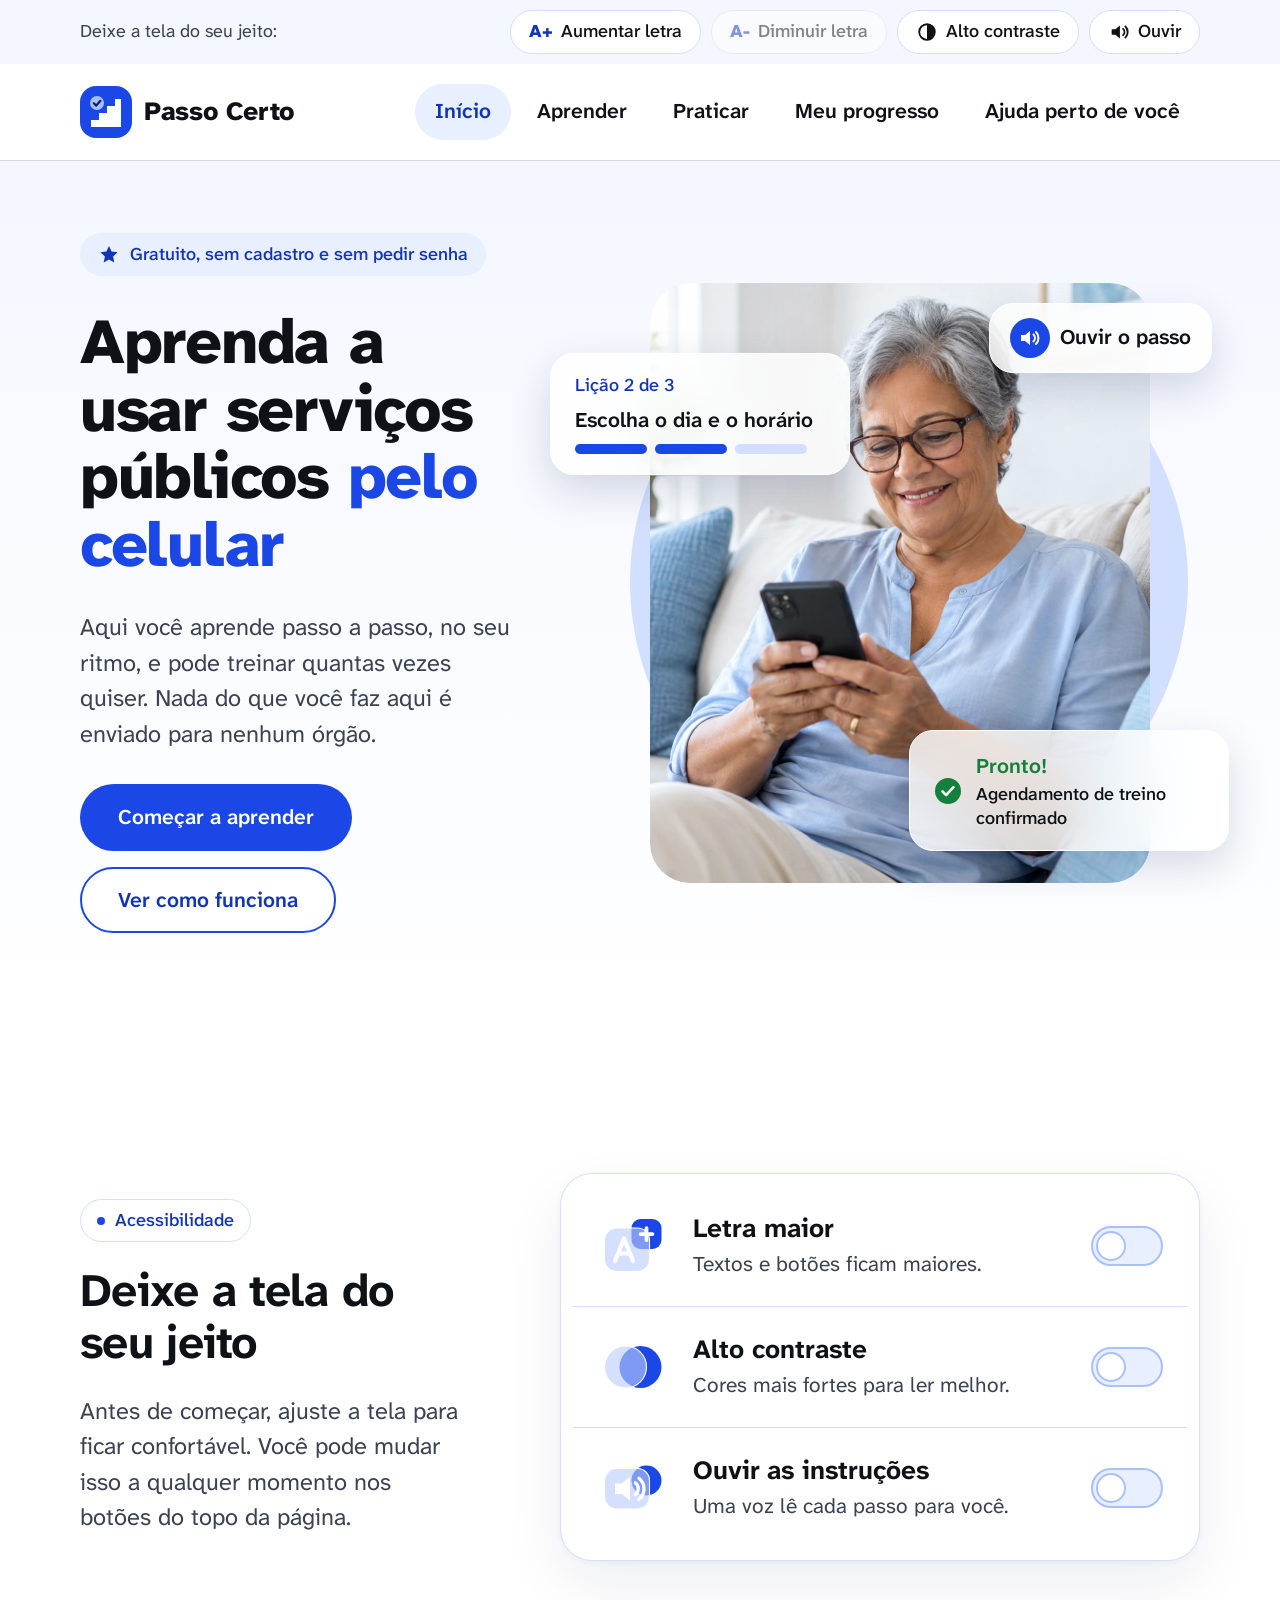
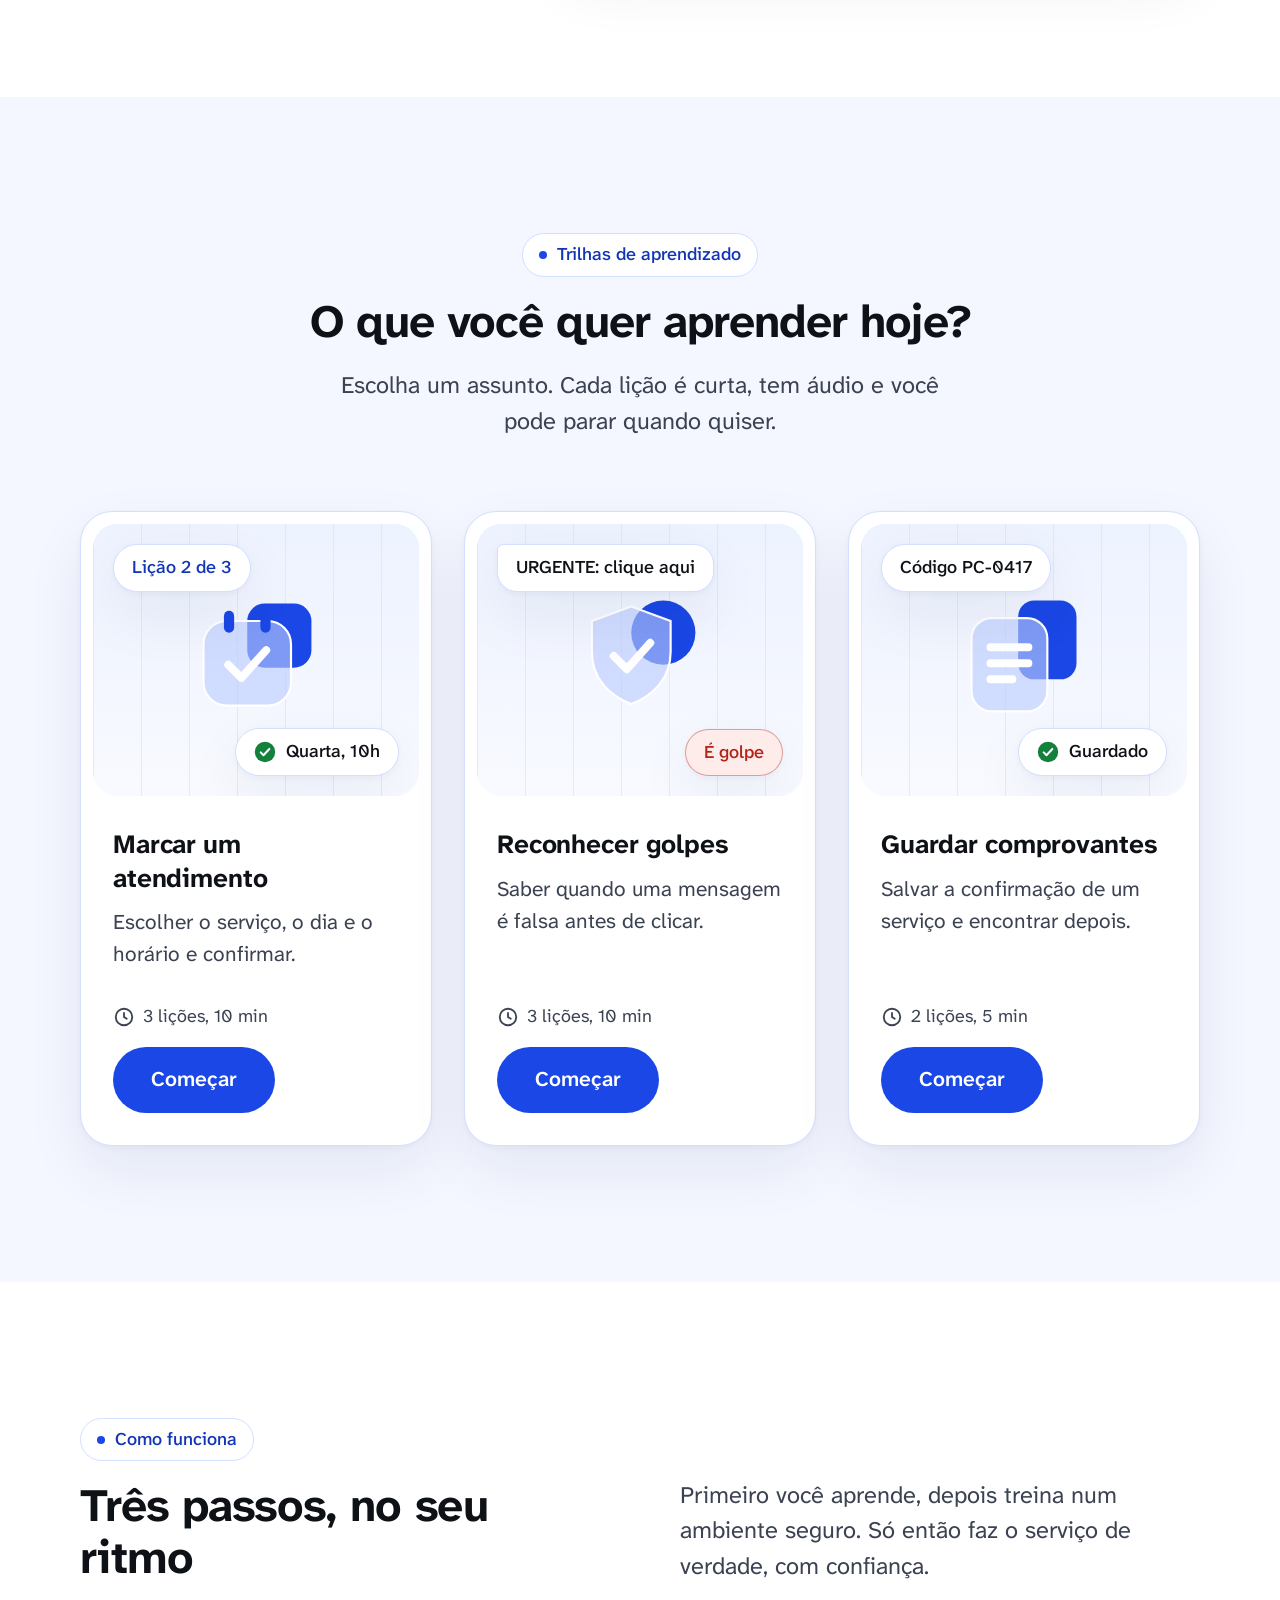
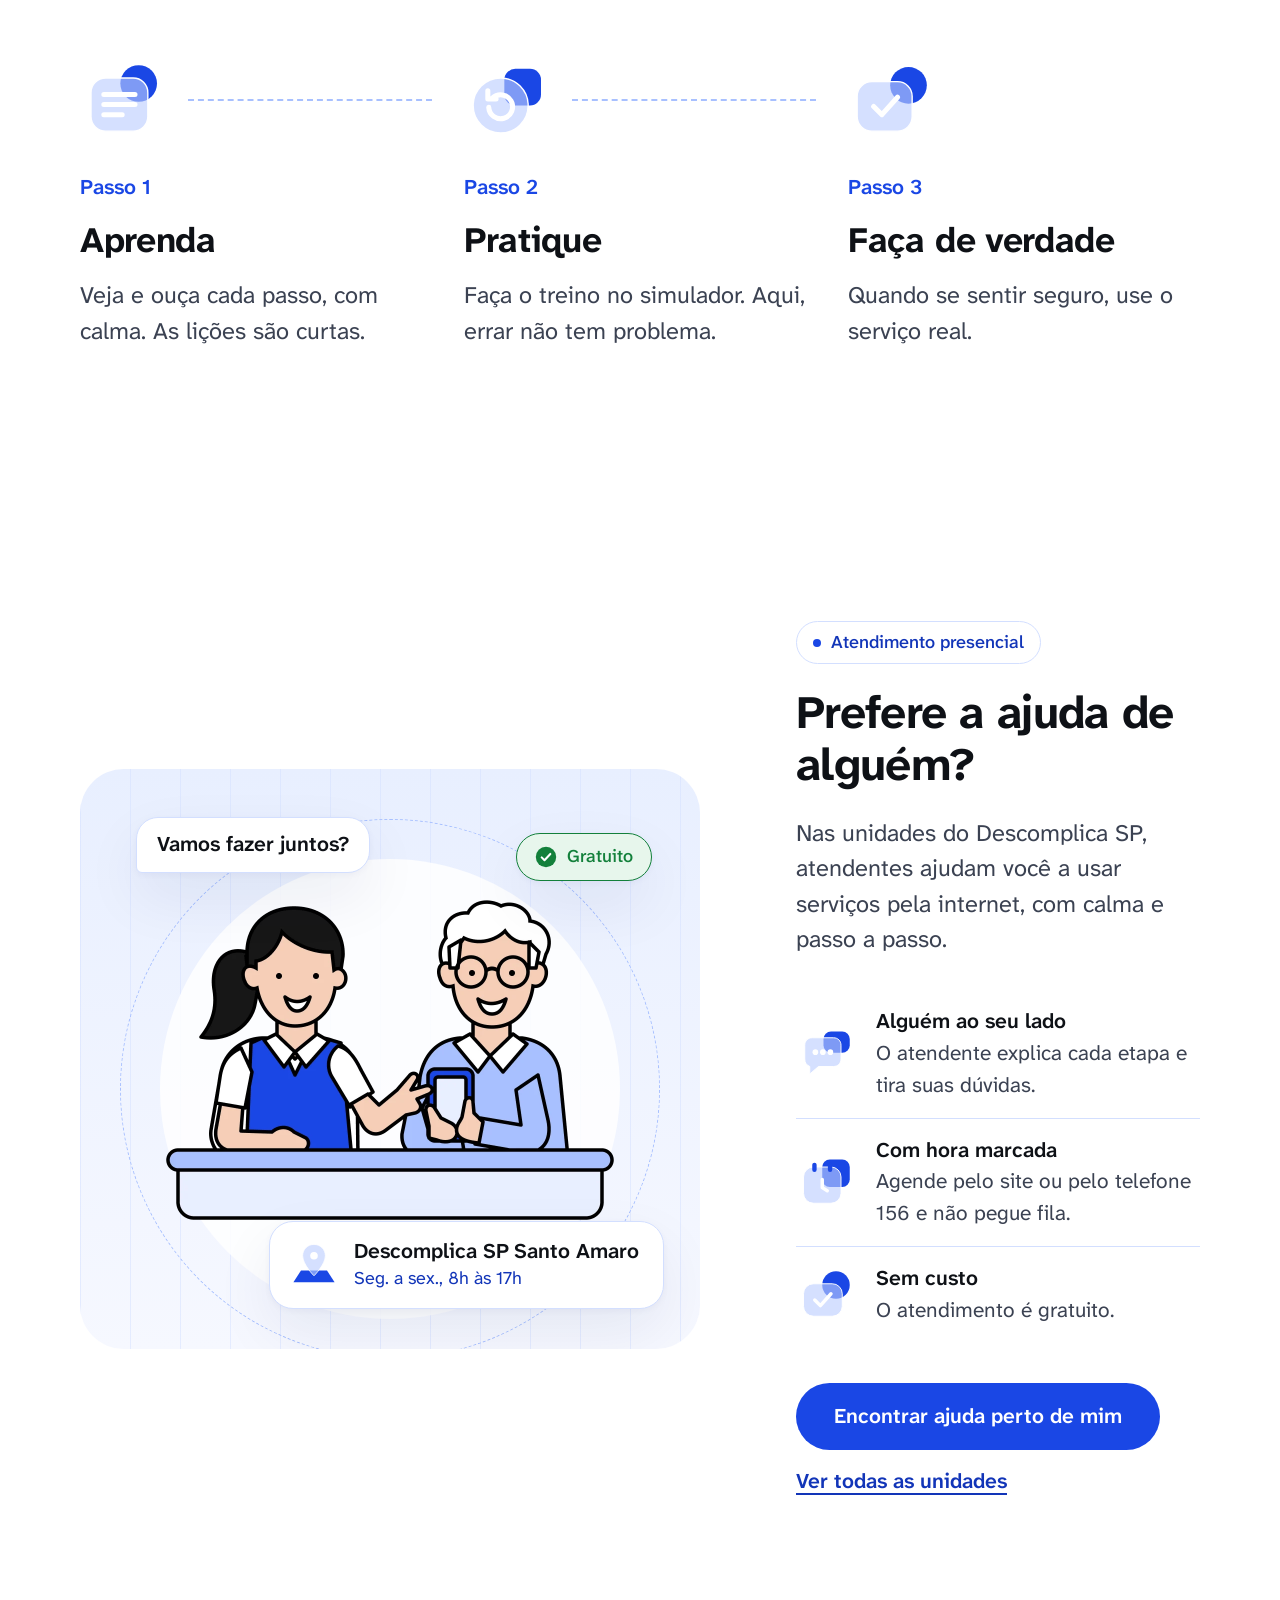
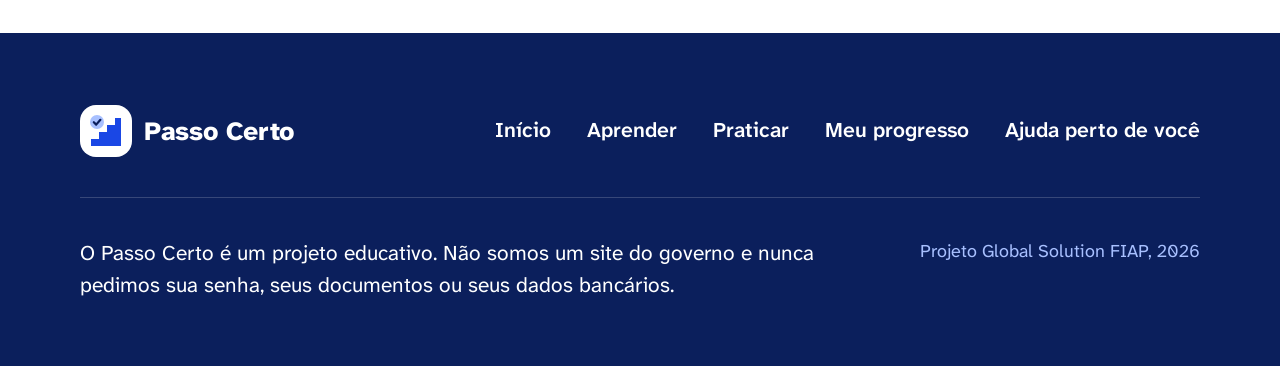
<file: index.html>
<!doctype html>
<html lang="pt-BR">
<head>
  <meta charset="utf-8">
  <meta name="viewport" content="width=device-width, initial-scale=1">
  <title>Passo Certo | Aprenda a usar serviços públicos pelo celular</title>
  <meta name="description" content="Aprenda passo a passo, no seu ritmo, a usar serviços públicos pelo celular. Treine sem risco e encontre ajuda presencial perto de você.">
  <link rel="preconnect" href="https://fonts.googleapis.com">
  <link rel="preconnect" href="https://fonts.gstatic.com" crossorigin>
  <link href="https://fonts.googleapis.com/css2?family=Atkinson+Hyperlegible+Next:wght@400;500;600;700;800&display=swap" rel="stylesheet">
  <link rel="stylesheet" href="css/style.css">
  <script src="js/main.js" defer></script>
</head>
<body>

  <!-- Ícones usados no site. Cada um é chamado com <use href="#id">. -->
  <svg xmlns="http://www.w3.org/2000/svg" style="display:none">
    <symbol id="logo-azul" viewBox="0 0 52 52"><rect width="52" height="52" rx="16" fill="#1A47E5"/><path d="M11 41V34H19V27H27V20H35V13H41V41H11Z" fill="#fff"/><circle cx="17" cy="17" r="7" fill="#A8C0FF"/><path d="M13.8 17.2l2.4 2.4 4.2-4.8" stroke="#0B1F5C" stroke-width="2.2" stroke-linecap="round" stroke-linejoin="round" fill="none"/></symbol>
    <symbol id="logo-branco" viewBox="0 0 52 52"><rect width="52" height="52" rx="16" fill="#fff"/><path d="M11 41V34H19V27H27V20H35V13H41V41H11Z" fill="#1A47E5"/><circle cx="17" cy="17" r="7" fill="#A8C0FF"/><path d="M13.8 17.2l2.4 2.4 4.2-4.8" stroke="#0B1F5C" stroke-width="2.2" stroke-linecap="round" stroke-linejoin="round" fill="none"/></symbol>

    <symbol id="i-ok" viewBox="0 0 28 28"><circle cx="14" cy="14" r="13" fill="#13803B"/><path d="M8.5 14.5l3.6 3.6 7.4-8" stroke="#fff" stroke-width="2.6" stroke-linecap="round" stroke-linejoin="round" fill="none"/></symbol>
    <symbol id="i-ok-claro" viewBox="0 0 28 28"><circle cx="14" cy="14" r="13" fill="#A8C0FF"/><path d="M8.5 14.5l3.6 3.6 7.4-8" stroke="#0B1F5C" stroke-width="2.6" stroke-linecap="round" stroke-linejoin="round" fill="none"/></symbol>
    <symbol id="i-estrela" viewBox="0 0 22 22"><path d="M11 2l2.6 5.6 6 .7-4.5 4.1 1.2 6L11 15.4 5.7 18.4l1.2-6L2.4 8.3l6-.7L11 2z" fill="currentColor"/></symbol>
    <symbol id="i-relogio" viewBox="0 0 24 24"><circle cx="12" cy="12" r="9" stroke="currentColor" stroke-width="2" fill="none"/><path d="M12 7.5V12l3 2" stroke="currentColor" stroke-width="2" stroke-linecap="round" fill="none"/></symbol>
    <symbol id="i-som" viewBox="0 0 24 24"><path d="M4 9v6h4l5 4V5L8 9H4z" fill="currentColor"/><path d="M16.5 8.5a5 5 0 0 1 0 7M19 6a8.5 8.5 0 0 1 0 12" stroke="currentColor" stroke-width="2" stroke-linecap="round" fill="none"/></symbol>
    <symbol id="i-contraste" viewBox="0 0 24 24"><circle cx="12" cy="12" r="8.5" stroke="currentColor" stroke-width="2" fill="none"/><path d="M12 3.5a8.5 8.5 0 0 1 0 17z" fill="currentColor"/></symbol>
    <symbol id="i-menu" viewBox="0 0 24 24"><path d="M4 7h16M4 12h16M4 17h16" stroke="currentColor" stroke-width="2.4" stroke-linecap="round" fill="none"/></symbol>
    <symbol id="i-fechar" viewBox="0 0 24 24"><path d="M6 6l12 12M18 6L6 18" stroke="currentColor" stroke-width="2.4" stroke-linecap="round" fill="none"/></symbol>
    <symbol id="i-seta" viewBox="0 0 24 24"><path d="M9 6l6 6-6 6" stroke="currentColor" stroke-width="2.4" stroke-linecap="round" stroke-linejoin="round" fill="none"/></symbol>
    <symbol id="i-escudo" viewBox="0 0 30 30"><path d="M15 3l10 4v7c0 6.5-4.3 11.5-10 13-5.7-1.5-10-6.5-10-13V7l10-4z" fill="#A8C0FF"/><path d="M10.5 15l3.2 3.2 6-6.4" stroke="#0B1F5C" stroke-width="2.6" stroke-linecap="round" stroke-linejoin="round" fill="none"/></symbol>
    <symbol id="i-ouvir-circulo" viewBox="0 0 40 40"><circle cx="20" cy="20" r="20" fill="#1A47E5"/><path d="M11 17v6h4l5 4V13l-5 4h-4z" fill="#fff"/><path d="M23.5 16.5a5 5 0 0 1 0 7M26 14a8.5 8.5 0 0 1 0 12" stroke="#fff" stroke-width="2" stroke-linecap="round" fill="none"/></symbol>

    <!-- Ícones de vidro: forma sólida atrás, camada translúcida na frente, símbolo branco -->
    <symbol id="g-letra" viewBox="0 0 96 96"><rect x="46" y="12" width="40" height="40" rx="12" fill="#1A47E5"/><rect x="10" y="24" width="60" height="58" rx="16" fill="#BCCDFF" fill-opacity=".62" stroke="#fff" stroke-width="1.5"/><path d="M24 68l12-30 12 30M28.5 58h15" stroke="#fff" stroke-width="5.5" stroke-linecap="round" stroke-linejoin="round" fill="none"/><path d="M66 24v16M58 32h16" stroke="#fff" stroke-width="5" stroke-linecap="round"/></symbol>
    <symbol id="g-menos" viewBox="0 0 96 96"><rect x="46" y="12" width="40" height="40" rx="12" fill="#1A47E5"/><rect x="10" y="24" width="60" height="58" rx="16" fill="#BCCDFF" fill-opacity=".62" stroke="#fff" stroke-width="1.5"/><path d="M24 68l12-30 12 30M28.5 58h15" stroke="#fff" stroke-width="5.5" stroke-linecap="round" stroke-linejoin="round" fill="none"/><path d="M58 32h16" stroke="#fff" stroke-width="5" stroke-linecap="round"/></symbol>
    <symbol id="g-contraste" viewBox="0 0 96 96"><circle cx="58" cy="48" r="28" fill="#1A47E5"/><circle cx="38" cy="48" r="28" fill="#BCCDFF" fill-opacity=".62" stroke="#fff" stroke-width="1.5"/></symbol>
    <symbol id="g-som" viewBox="0 0 96 96"><circle cx="66" cy="38" r="20" fill="#1A47E5"/><rect x="10" y="22" width="60" height="54" rx="16" fill="#BCCDFF" fill-opacity=".62" stroke="#fff" stroke-width="1.5"/><path d="M24 42v14h9l11 9V33l-11 9h-9z" fill="#fff"/><path d="M51 41a10 10 0 0 1 0 16M56 35a18 18 0 0 1 0 28" stroke="#fff" stroke-width="4.5" stroke-linecap="round" fill="none"/></symbol>
    <symbol id="g-calendario" viewBox="0 0 96 96"><rect x="42" y="12" width="44" height="44" rx="12" fill="#1A47E5"/><rect x="12" y="24" width="60" height="58" rx="16" fill="#BCCDFF" fill-opacity=".62" stroke="#fff" stroke-width="1.5"/><rect x="26" y="17" width="7" height="15" rx="3.5" fill="#1A47E5"/><rect x="51" y="17" width="7" height="15" rx="3.5" fill="#1A47E5"/><path d="M29 54l9 9 17-19" stroke="#fff" stroke-width="5.5" stroke-linecap="round" stroke-linejoin="round" fill="none"/></symbol>
    <symbol id="g-escudo" viewBox="0 0 96 96"><circle cx="64" cy="32" r="22" fill="#1A47E5"/><path d="M42 14l27 10v21c0 18-11.5 30-27 36-15.5-6-27-18-27-36V24l27-10z" fill="#BCCDFF" fill-opacity=".62" stroke="#fff" stroke-width="1.5"/><path d="M30 48l9 9 16-18" stroke="#fff" stroke-width="5.5" stroke-linecap="round" stroke-linejoin="round" fill="none"/></symbol>
    <symbol id="g-documento" viewBox="0 0 96 96"><rect x="44" y="10" width="40" height="54" rx="11" fill="#1A47E5"/><rect x="12" y="22" width="52" height="64" rx="14" fill="#BCCDFF" fill-opacity=".62" stroke="#fff" stroke-width="1.5"/><path d="M25 42h26M25 53h26M25 64h15" stroke="#fff" stroke-width="5.5" stroke-linecap="round"/></symbol>
    <symbol id="g-aprender" viewBox="0 0 96 96"><circle cx="64" cy="30" r="20" fill="#1A47E5"/><rect x="12" y="24" width="62" height="58" rx="16" fill="#BCCDFF" fill-opacity=".62" stroke="#fff" stroke-width="1.5"/><path d="M26 42h34M26 53h34M26 64h20" stroke="#fff" stroke-width="5.5" stroke-linecap="round"/></symbol>
    <symbol id="g-refazer" viewBox="0 0 96 96"><rect x="44" y="14" width="40" height="40" rx="12" fill="#1A47E5"/><circle cx="40" cy="54" r="30" fill="#BCCDFF" fill-opacity=".62" stroke="#fff" stroke-width="1.5"/><path d="M27 56a13 13 0 1 0 4-10" stroke="#fff" stroke-width="5.5" stroke-linecap="round" fill="none"/><path d="M26 38v9h9" stroke="#fff" stroke-width="5.5" stroke-linecap="round" stroke-linejoin="round" fill="none"/></symbol>
    <symbol id="g-praticar" viewBox="0 0 96 96"><rect x="46" y="12" width="40" height="40" rx="20" fill="#1A47E5"/><rect x="10" y="28" width="60" height="54" rx="16" fill="#BCCDFF" fill-opacity=".62" stroke="#fff" stroke-width="1.5"/><path d="M28 55l9 9 17-19" stroke="#fff" stroke-width="5.5" stroke-linecap="round" stroke-linejoin="round" fill="none"/></symbol>
    <symbol id="g-conversa" viewBox="0 0 96 96"><rect x="44" y="12" width="42" height="34" rx="12" fill="#1A47E5"/><path d="M14 34c0-7 5-12 12-12h34c7 0 12 5 12 12v22c0 7-5 12-12 12H36l-14 12V68c-5-2-8-6-8-12V34z" fill="#BCCDFF" fill-opacity=".62" stroke="#fff" stroke-width="1.5"/><circle cx="31" cy="45" r="4.5" fill="#fff"/><circle cx="43" cy="45" r="4.5" fill="#fff"/><circle cx="55" cy="45" r="4.5" fill="#fff"/></symbol>
    <symbol id="g-agenda" viewBox="0 0 96 96"><rect x="42" y="12" width="44" height="44" rx="12" fill="#1A47E5"/><rect x="12" y="24" width="60" height="58" rx="16" fill="#BCCDFF" fill-opacity=".62" stroke="#fff" stroke-width="1.5"/><rect x="26" y="17" width="7" height="15" rx="3.5" fill="#1A47E5"/><rect x="51" y="17" width="7" height="15" rx="3.5" fill="#1A47E5"/><path d="M42 44v13l8 5" stroke="#fff" stroke-width="5.5" stroke-linecap="round" stroke-linejoin="round" fill="none"/></symbol>
    <symbol id="g-gratis" viewBox="0 0 96 96"><circle cx="64" cy="32" r="22" fill="#1A47E5"/><rect x="12" y="30" width="62" height="52" rx="16" fill="#BCCDFF" fill-opacity=".62" stroke="#fff" stroke-width="1.5"/><path d="M30 56l9 9 17-19" stroke="#fff" stroke-width="5.5" stroke-linecap="round" stroke-linejoin="round" fill="none"/></symbol>
    <symbol id="g-local" viewBox="0 0 96 96"><path d="M10 80l14-22h48l14 22z" fill="#1A47E5"/><path d="M48 10c-12 0-21 9-21 21 0 16 21 37 21 37s21-21 21-37c0-12-9-21-21-21z" fill="#BCCDFF" fill-opacity=".62" stroke="#fff" stroke-width="1.5"/><circle cx="48" cy="31" r="7" fill="#fff"/></symbol>
  </svg>

  <a class="pular" href="#conteudo">Pular para o conteúdo</a>

  <!-- header -->
  <header class="cabecalho">
    <div class="barra-acess">
      <div class="container barra-acess__linha">
        <p>Deixe a tela do seu jeito:</p>
        <div class="controles" role="group" aria-label="Ajustes de leitura">
          <button type="button" class="controle" data-acao="aumentar"><span class="controle__marca" aria-hidden="true">A+</span>Aumentar letra</button>
          <button type="button" class="controle" data-acao="diminuir"><span class="controle__marca" aria-hidden="true">A-</span>Diminuir letra</button>
          <button type="button" class="controle" data-acao="contraste" aria-pressed="false"><svg aria-hidden="true"><use href="#i-contraste"/></svg>Alto contraste</button>
          <button type="button" class="controle" data-acao="ouvir" aria-pressed="false"><svg aria-hidden="true"><use href="#i-som"/></svg><span data-rotulo="Ouvir" data-rotulo-parar="Parar">Ouvir</span></button>
        </div>
      </div>
    </div>

    <div class="container nav-linha">
      <a class="logo" href="index.html">
        <svg aria-hidden="true"><use href="#logo-azul"/></svg>
        <span>Passo Certo</span>
      </a>

      <nav class="nav-desktop" aria-label="Principal">
        <ul>
          <li><a href="index.html" aria-current="page">Início</a></li>
          <li><a href="/páginas/trilhas.html">Aprender</a></li>
          <li><a href="/páginas/praticar.html">Praticar</a></li>
          <li><a href="/páginas/progresso.html">Meu progresso</a></li>
          <li><a href="/páginas/ajuda.html">Ajuda perto de você</a></li>
        </ul>
      </nav>

      <div class="acoes-mobile">
        <button type="button" class="btn-aa" data-acao="abrir" aria-controls="painel-ajustes" aria-expanded="false" aria-label="Ajustes de leitura">Aa</button>
        <button type="button" class="btn-menu" data-acao="abrir" aria-controls="menu-mobile" aria-expanded="false">
          <svg aria-hidden="true"><use href="#i-menu"/></svg>Menu
        </button>
      </div>
    </div>
  </header>

  <!-- header mobile opened -->
  <div class="menu-mobile" id="menu-mobile" role="dialog" aria-modal="true" aria-label="Menu" hidden>
    <div class="menu-mobile__topo">
      <a class="logo" href="index.html">
        <svg aria-hidden="true"><use href="#logo-azul"/></svg>
        <span>Passo Certo</span>
      </a>
      <button type="button" class="botao-fechar" data-acao="fechar">
        <svg aria-hidden="true"><use href="#i-fechar"/></svg>Fechar
      </button>
    </div>

    <div class="menu-mobile__corpo">
      <nav aria-label="Menu principal">
        <ul class="menu-lista">
          <li><a href="index.html" aria-current="page">Início<svg aria-hidden="true"><use href="#i-seta"/></svg></a></li>
          <li><a href="/páginas/trilhas.html">Aprender<svg aria-hidden="true"><use href="#i-seta"/></svg></a></li>
          <li><a href="/páginas/praticar.html">Praticar<svg aria-hidden="true"><use href="#i-seta"/></svg></a></li>
          <li><a href="/páginas/progresso.html">Meu progresso<svg aria-hidden="true"><use href="#i-seta"/></svg></a></li>
          <li><a href="/páginas/ajuda.html">Ajuda perto de você<svg aria-hidden="true"><use href="#i-seta"/></svg></a></li>
        </ul>
      </nav>

      <hr>

      <section class="menu-ajustes" aria-labelledby="menu-ajustes-titulo">
        <h2 class="etiqueta" id="menu-ajustes-titulo">Ajustes de leitura</h2>
        <div class="ajustes-grade">
          <button type="button" class="bloco" data-acao="aumentar"><svg aria-hidden="true"><use href="#g-letra"/></svg>Aumentar letra</button>
          <button type="button" class="bloco" data-acao="diminuir"><svg aria-hidden="true"><use href="#g-menos"/></svg>Diminuir letra</button>
          <button type="button" class="bloco" data-acao="contraste" aria-pressed="false"><svg aria-hidden="true"><use href="#g-contraste"/></svg>Alto contraste</button>
          <button type="button" class="bloco" data-acao="ouvir" aria-pressed="false"><svg aria-hidden="true"><use href="#g-som"/></svg><span data-rotulo="Ouvir a página" data-rotulo-parar="Parar a leitura">Ouvir a página</span></button>
        </div>
      </section>

      <p class="aviso-seguro">
        <svg aria-hidden="true"><use href="#i-escudo"/></svg>
        Nunca pedimos sua senha, seus documentos ou seus dados bancários.
      </p>
    </div>
  </div>

  <!-- Painel de ajustes aA -->
  <div class="folha" id="painel-ajustes" role="dialog" aria-modal="true" aria-labelledby="folha-titulo" hidden>
    <div class="folha__fundo" data-acao="fechar"></div>
    <div class="folha__caixa">
      <div class="folha__topo">
        <h2 class="titulo-3" id="folha-titulo">Ajustes de leitura</h2>
        <button type="button" class="botao-fechar" data-acao="fechar">
          <svg aria-hidden="true"><use href="#i-fechar"/></svg>Fechar
        </button>
      </div>
      <div class="ajustes-grade">
        <button type="button" class="bloco" data-acao="aumentar"><svg aria-hidden="true"><use href="#g-letra"/></svg>Aumentar letra</button>
        <button type="button" class="bloco" data-acao="diminuir"><svg aria-hidden="true"><use href="#g-menos"/></svg>Diminuir letra</button>
        <button type="button" class="bloco" data-acao="contraste" aria-pressed="false"><svg aria-hidden="true"><use href="#g-contraste"/></svg>Alto contraste</button>
        <button type="button" class="bloco" data-acao="ouvir" aria-pressed="false"><svg aria-hidden="true"><use href="#g-som"/></svg><span data-rotulo="Ouvir a página" data-rotulo-parar="Parar a leitura">Ouvir a página</span></button>
      </div>
      <p class="folha__nota">Suas escolhas ficam salvas neste aparelho.</p>
    </div>
  </div>

 
  <main id="conteudo" tabindex="-1">

    <!-- Hero -->
    <section class="hero" aria-labelledby="hero-titulo">
      <div class="container hero__grade">
        <div class="hero__texto">
          <p class="selo"><svg aria-hidden="true"><use href="#i-estrela"/></svg>Gratuito, sem cadastro e sem pedir senha</p>
          <h1 class="hero__titulo" id="hero-titulo">Aprenda a usar serviços públicos <span class="destaque">pelo celular</span></h1>
          <p class="texto-grande hero__intro">Aqui você aprende passo a passo, no seu ritmo, e pode treinar quantas vezes quiser. Nada do que você faz aqui é enviado para nenhum órgão.</p>
          <div class="hero__acoes">
            <a class="botao botao--primario" href="aprender.html">Começar a aprender</a>
            <a class="botao botao--secundario" href="#como-funciona">Ver como funciona</a>
          </div><!--
          <ul class="garantias">
            <li><svg class="icone-ok" aria-hidden="true"><use href="#i-ok"/></svg>No seu ritmo</li>
            <li><svg class="icone-ok" aria-hidden="true"><use href="#i-ok"/></svg>Treino sem risco</li>
            <li><svg class="icone-ok" aria-hidden="true"><use href="#i-ok"/></svg>Letra grande e áudio</li>
          </ul>-->
        </div>

        <div class="hero__visual">
          <div class="hero__circulo" aria-hidden="true"></div>
          <figure class="hero__foto">
            <img src="img/img_senhora_usando_o_celular.webp" width="1000" height="1200" alt="Senhora de cabelos grisalhos e óculos sorrindo enquanto usa o celular no sofá de casa." onerror="this.classList.add('falhou')">
          </figure>
          <div class="vidro-card vidro-card--licao" aria-hidden="true">
            <span class="vidro-card__mini">Lição 2 de 3</span>
            <span class="vidro-card__forte">Escolha o dia e o horário</span>
            <span class="barrinhas"><i class="on"></i><i class="on"></i><i></i></span>
          </div>
          <div class="vidro-card vidro-card--ouvir" aria-hidden="true">
            <svg><use href="#i-ouvir-circulo"/></svg>
            <span class="vidro-card__forte">Ouvir o passo</span>
          </div>
          <div class="vidro-card vidro-card--ok" aria-hidden="true">
            <svg class="icone-ok"><use href="#i-ok"/></svg>
            <span>
              <span class="vidro-card__verde">Pronto!</span>
              <span class="vidro-card__mini vidro-card__mini--escuro">Agendamento de treino confirmado</span>
            </span>
          </div>
        </div>
      </div>
    </section>

    <!-- Ajuste da tela -->
    <section class="secao" aria-labelledby="ajuste-titulo">
      <div class="container ajuste">
        <div class="ajuste__texto">
          <p class="etiqueta">Acessibilidade</p>
          <h2 class="titulo-1" id="ajuste-titulo">Deixe a tela do seu jeito</h2>
          <p class="texto-grande">Antes de começar, ajuste a tela para ficar confortável. Você pode mudar isso a qualquer momento nos botões do topo da página.</p>
        </div>

        <ul class="painel">
          <li class="painel__linha">
            <svg class="vidro vidro--72" aria-hidden="true"><use href="#g-letra"/></svg>
            <div class="painel__texto">
              <p class="painel__titulo" id="aj-letra">Letra maior</p>
              <p class="painel__desc" id="aj-letra-d">Textos e botões ficam maiores.</p>
            </div>
            <button type="button" class="chave" role="switch" aria-checked="false" aria-labelledby="aj-letra" aria-describedby="aj-letra-d" data-acao="letra-maior"><span class="chave__bola"></span></button>
          </li>
          <li class="painel__linha">
            <svg class="vidro vidro--72" aria-hidden="true"><use href="#g-contraste"/></svg>
            <div class="painel__texto">
              <p class="painel__titulo" id="aj-contraste">Alto contraste</p>
              <p class="painel__desc" id="aj-contraste-d">Cores mais fortes para ler melhor.</p>
            </div>
            <button type="button" class="chave" role="switch" aria-checked="false" aria-labelledby="aj-contraste" aria-describedby="aj-contraste-d" data-acao="contraste"><span class="chave__bola"></span></button>
          </li>
          <li class="painel__linha">
            <svg class="vidro vidro--72" aria-hidden="true"><use href="#g-som"/></svg>
            <div class="painel__texto">
              <p class="painel__titulo" id="aj-ouvir">Ouvir as instruções</p>
              <p class="painel__desc" id="aj-ouvir-d">Uma voz lê cada passo para você.</p>
            </div>
            <button type="button" class="chave" role="switch" aria-checked="false" aria-labelledby="aj-ouvir" aria-describedby="aj-ouvir-d" data-acao="ouvir"><span class="chave__bola"></span></button>
          </li>
        </ul>
      </div>
    </section>

    <!-- Trilhas -->
    <section class="secao secao--suave" id="trilhas" aria-labelledby="trilhas-titulo">
      <div class="container">
        <header class="secao__cabecalho secao__cabecalho--centro">
          <p class="etiqueta">Trilhas de aprendizado</p>
          <h2 class="titulo-1" id="trilhas-titulo">O que você quer aprender hoje?</h2>
          <p class="texto-grande">Escolha um assunto. Cada lição é curta, tem áudio e você pode parar quando quiser.</p>
        </header>

        <ul class="trilhas">
          <li class="trilha">
            <div class="trilha__visual" aria-hidden="true">
              <svg class="trilha__icone"><use href="#g-calendario"/></svg>
              <span class="flutuante flutuante--topo flutuante--azul">Lição 2 de 3</span>
              <span class="flutuante flutuante--base"><svg><use href="#i-ok"/></svg>Quarta, 10h</span>
            </div>
            <div class="trilha__corpo">
              <h3 class="titulo-3">Marcar um atendimento</h3>
              <p>Escolher o serviço, o dia e o horário e confirmar.</p>
              <div class="trilha__rodape">
                <p class="trilha__duracao"><svg aria-hidden="true"><use href="#i-relogio"/></svg>3 lições, 10 min</p>
                <a class="botao botao--primario" href="aprender.html?trilha=agendamento" aria-label="Começar a trilha Marcar um atendimento">Começar</a>
              </div>
            </div>
          </li>
          <li class="trilha">
            <div class="trilha__visual" aria-hidden="true">
              <svg class="trilha__icone"><use href="#g-escudo"/></svg>
              <span class="flutuante flutuante--topo flutuante--balao">URGENTE: clique aqui</span>
              <span class="flutuante flutuante--base flutuante--alerta">É golpe</span>
            </div>
            <div class="trilha__corpo">
              <h3 class="titulo-3">Reconhecer golpes</h3>
              <p>Saber quando uma mensagem é falsa antes de clicar.</p>
              <div class="trilha__rodape">
                <p class="trilha__duracao"><svg aria-hidden="true"><use href="#i-relogio"/></svg>3 lições, 10 min</p>
                <a class="botao botao--primario" href="aprender.html?trilha=golpes" aria-label="Começar a trilha Reconhecer golpes">Começar</a>
              </div>
            </div>
          </li>
          <li class="trilha">
            <div class="trilha__visual" aria-hidden="true">
              <svg class="trilha__icone"><use href="#g-documento"/></svg>
              <span class="flutuante flutuante--topo">Código PC-0417</span>
              <span class="flutuante flutuante--base"><svg><use href="#i-ok"/></svg>Guardado</span>
            </div>
            <div class="trilha__corpo">
              <h3 class="titulo-3">Guardar comprovantes</h3>
              <p>Salvar a confirmação de um serviço e encontrar depois.</p>
              <div class="trilha__rodape">
                <p class="trilha__duracao"><svg aria-hidden="true"><use href="#i-relogio"/></svg>2 lições, 5 min</p>
                <a class="botao botao--primario" href="aprender.html?trilha=comprovantes" aria-label="Começar a trilha Guardar comprovantes">Começar</a>
              </div>
            </div>
          </li>
        </ul>
      </div>
    </section>

    <!-- Como funciona -->
    <section class="secao" id="como-funciona" aria-labelledby="como-titulo">
      <div class="container">
        <header class="secao__cabecalho secao__cabecalho--dividido">
          <div class="secao__cabecalho-titulo">
            <p class="etiqueta">Como funciona</p>
            <h2 class="titulo-1" id="como-titulo">Três passos, no seu ritmo</h2>
          </div>
          <p class="texto-grande">Primeiro você aprende, depois treina num ambiente seguro. Só então faz o serviço de verdade, com confiança.</p>
        </header>

        <ol class="passos">
          <li class="passo">
            <div class="passo__topo"><svg class="vidro vidro--88" aria-hidden="true"><use href="#g-aprender"/></svg></div>
            <p class="passo__numero">Passo 1</p>
            <h3 class="titulo-2">Aprenda</h3>
            <p class="texto-grande">Veja e ouça cada passo, com calma. As lições são curtas.</p>
          </li>
          <li class="passo">
            <div class="passo__topo"><svg class="vidro vidro--88" aria-hidden="true"><use href="#g-refazer"/></svg></div>
            <p class="passo__numero">Passo 2</p>
            <h3 class="titulo-2">Pratique</h3>
            <p class="texto-grande">Faça o treino no simulador. Aqui, errar não tem problema.</p>
          </li>
          <li class="passo">
            <div class="passo__topo"><svg class="vidro vidro--88" aria-hidden="true"><use href="#g-praticar"/></svg></div>
            <p class="passo__numero">Passo 3</p>
            <h3 class="titulo-2">Faça de verdade</h3>
            <p class="texto-grande">Quando se sentir seguro, use o serviço real.</p>
          </li>
        </ol>
      </div>
    </section>

    <!-- Atendimento presencial -->
    <section class="secao secao--atendimento" aria-labelledby="ajuda-titulo">
      <div class="container atendimento">
        <div class="atendimento__visual">
          <div class="atendimento__anel" aria-hidden="true"></div>
          <div class="atendimento__halo" aria-hidden="true"></div>
          <img class="atendimento__ilustra" src="img/generated_illustration.webp" width="500" height="420" alt="Ilustração de uma atendente mostrando o celular para um senhor de óculos." onerror="this.classList.add('falhou')">
          <span class="balao" aria-hidden="true">Vamos fazer juntos?</span>
          <span class="flutuante flutuante--ok atendimento__selo" aria-hidden="true"><svg><use href="#i-ok"/></svg>Gratuito</span>
          <div class="cartao-local" aria-hidden="true">
            <svg><use href="#g-local"/></svg>
            <span>
              <strong>Descomplica SP Santo Amaro</strong>
              <span>Seg. a sex., 8h às 17h</span>
            </span>
          </div>
        </div>

        <div class="atendimento__texto">
          <p class="etiqueta">Atendimento presencial</p>
          <h2 class="titulo-1" id="ajuda-titulo">Prefere a ajuda de alguém?</h2>
          <p class="texto-grande">Nas unidades do Descomplica SP, atendentes ajudam você a usar serviços pela internet, com calma e passo a passo.</p>
          <ul class="beneficios">
            <li>
              <svg class="vidro vidro--60" aria-hidden="true"><use href="#g-conversa"/></svg>
              <div><strong>Alguém ao seu lado</strong><p>O atendente explica cada etapa e tira suas dúvidas.</p></div>
            </li>
            <li>
              <svg class="vidro vidro--60" aria-hidden="true"><use href="#g-agenda"/></svg>
              <div><strong>Com hora marcada</strong><p>Agende pelo site ou pelo telefone 156 e não pegue fila.</p></div>
            </li>
            <li>
              <svg class="vidro vidro--60" aria-hidden="true"><use href="#g-gratis"/></svg>
              <div><strong>Sem custo</strong><p>O atendimento é gratuito.</p></div>
            </li>
          </ul>
          <div class="atendimento__acoes">
            <a class="botao botao--primario" href="ajuda.html">Encontrar ajuda perto de mim</a>
            <a class="link" href="ajuda.html#locais">Ver todas as unidades</a>
          </div>
        </div>
      </div>
    </section>
  </main>

  <!-- footer -->
  <footer class="rodape">
    <div class="container">
      <div class="rodape__topo">
        <a class="logo" href="index.html">
          <svg aria-hidden="true"><use href="#logo-branco"/></svg>
          <span>Passo Certo</span>
        </a>
        <nav aria-label="Rodapé">
          <ul>
            <li><a href="index.html">Início</a></li>
            <li><a href="/páginas/trilhas.html">Aprender</a></li>
            <li><a href="/páginas/praticar.html">Praticar</a></li>
            <li><a href="/páginas/progresso.html">Meu progresso</a></li>
            <li><a href="/páginas/ajuda.html">Ajuda perto de você</a></li>
          </ul>
        </nav>
      </div>
      <hr>
      <div class="rodape__base">
        <p class="rodape__aviso">O Passo Certo é um projeto educativo. Não somos um site do governo e nunca pedimos sua senha, seus documentos ou seus dados bancários.</p>
        <p class="rodape__credito">Projeto Global Solution FIAP, 2026</p>
      </div>
    </div>
  </footer>

  <!-- Mensagens lidas pelo leitor de tela depois de cada ajuste -->
  <div class="sr-only" id="aviso" aria-live="polite"></div>
</body>
</html>
</file>
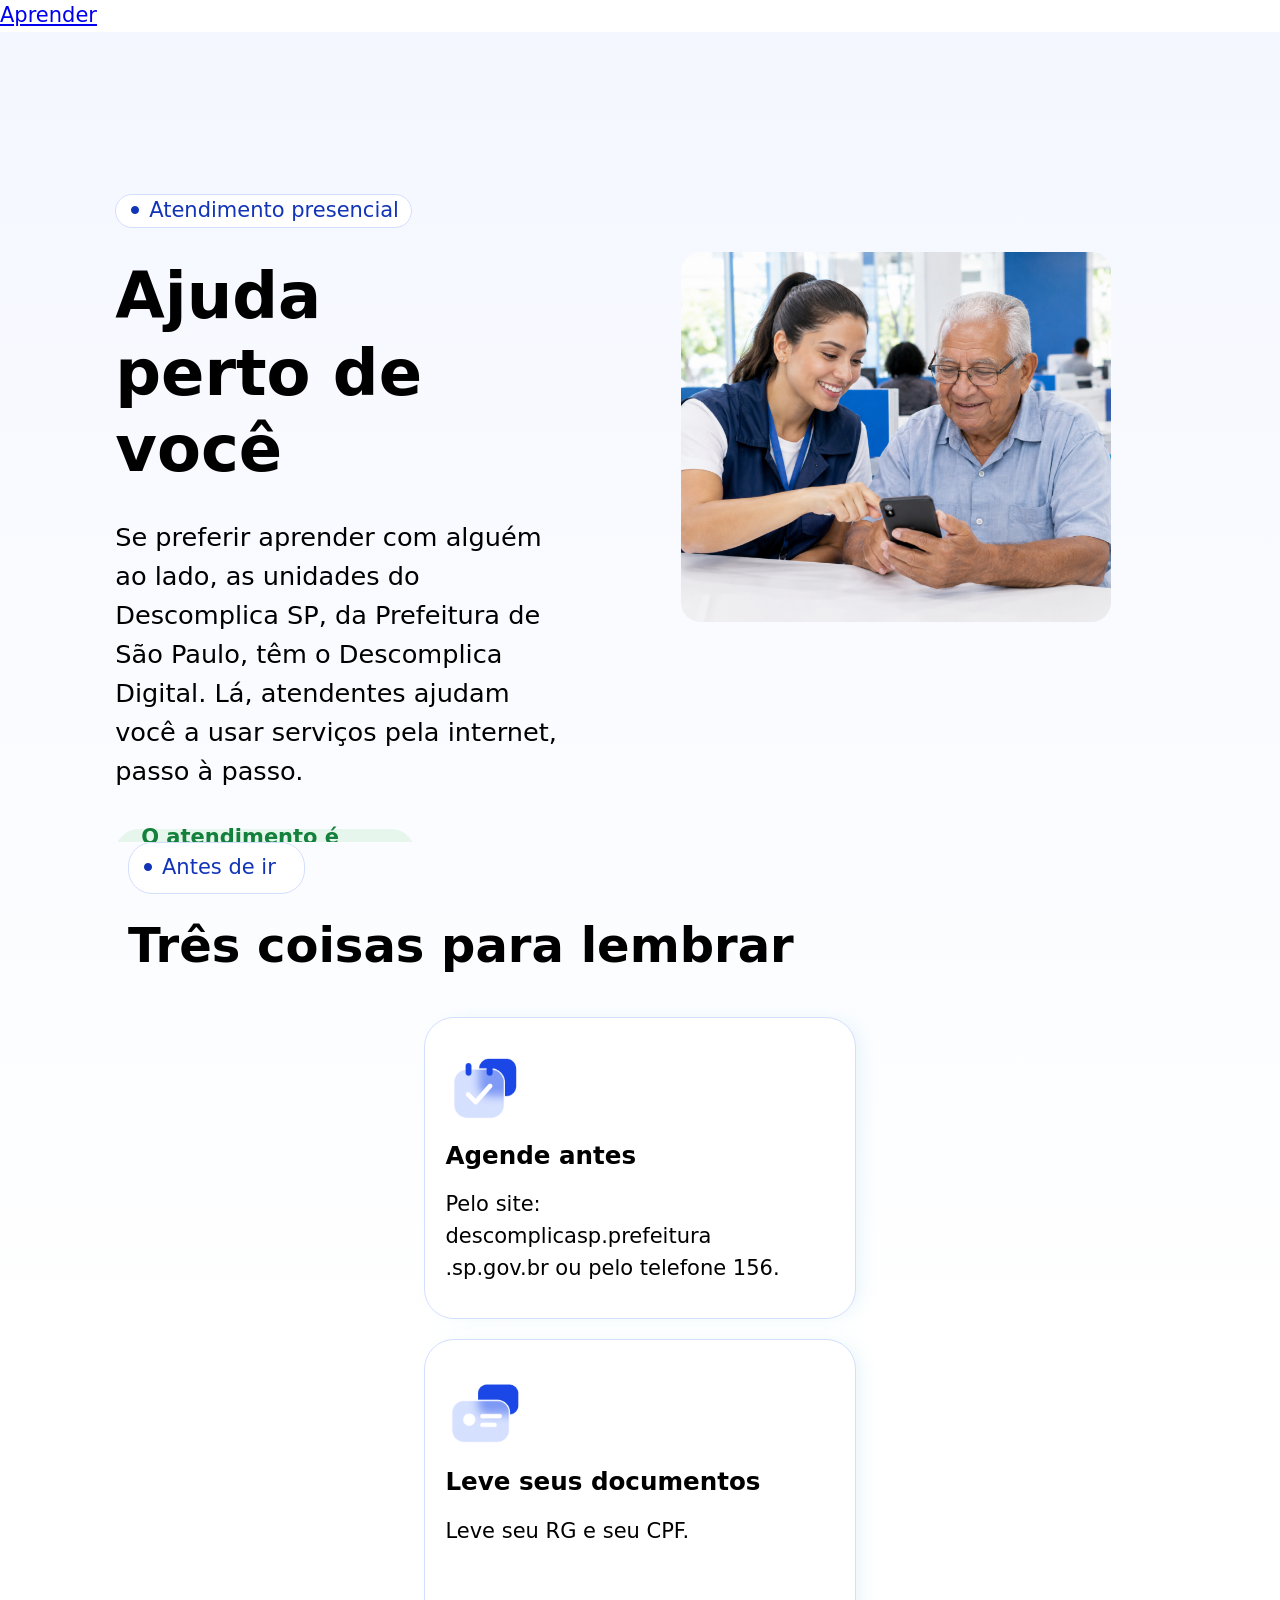
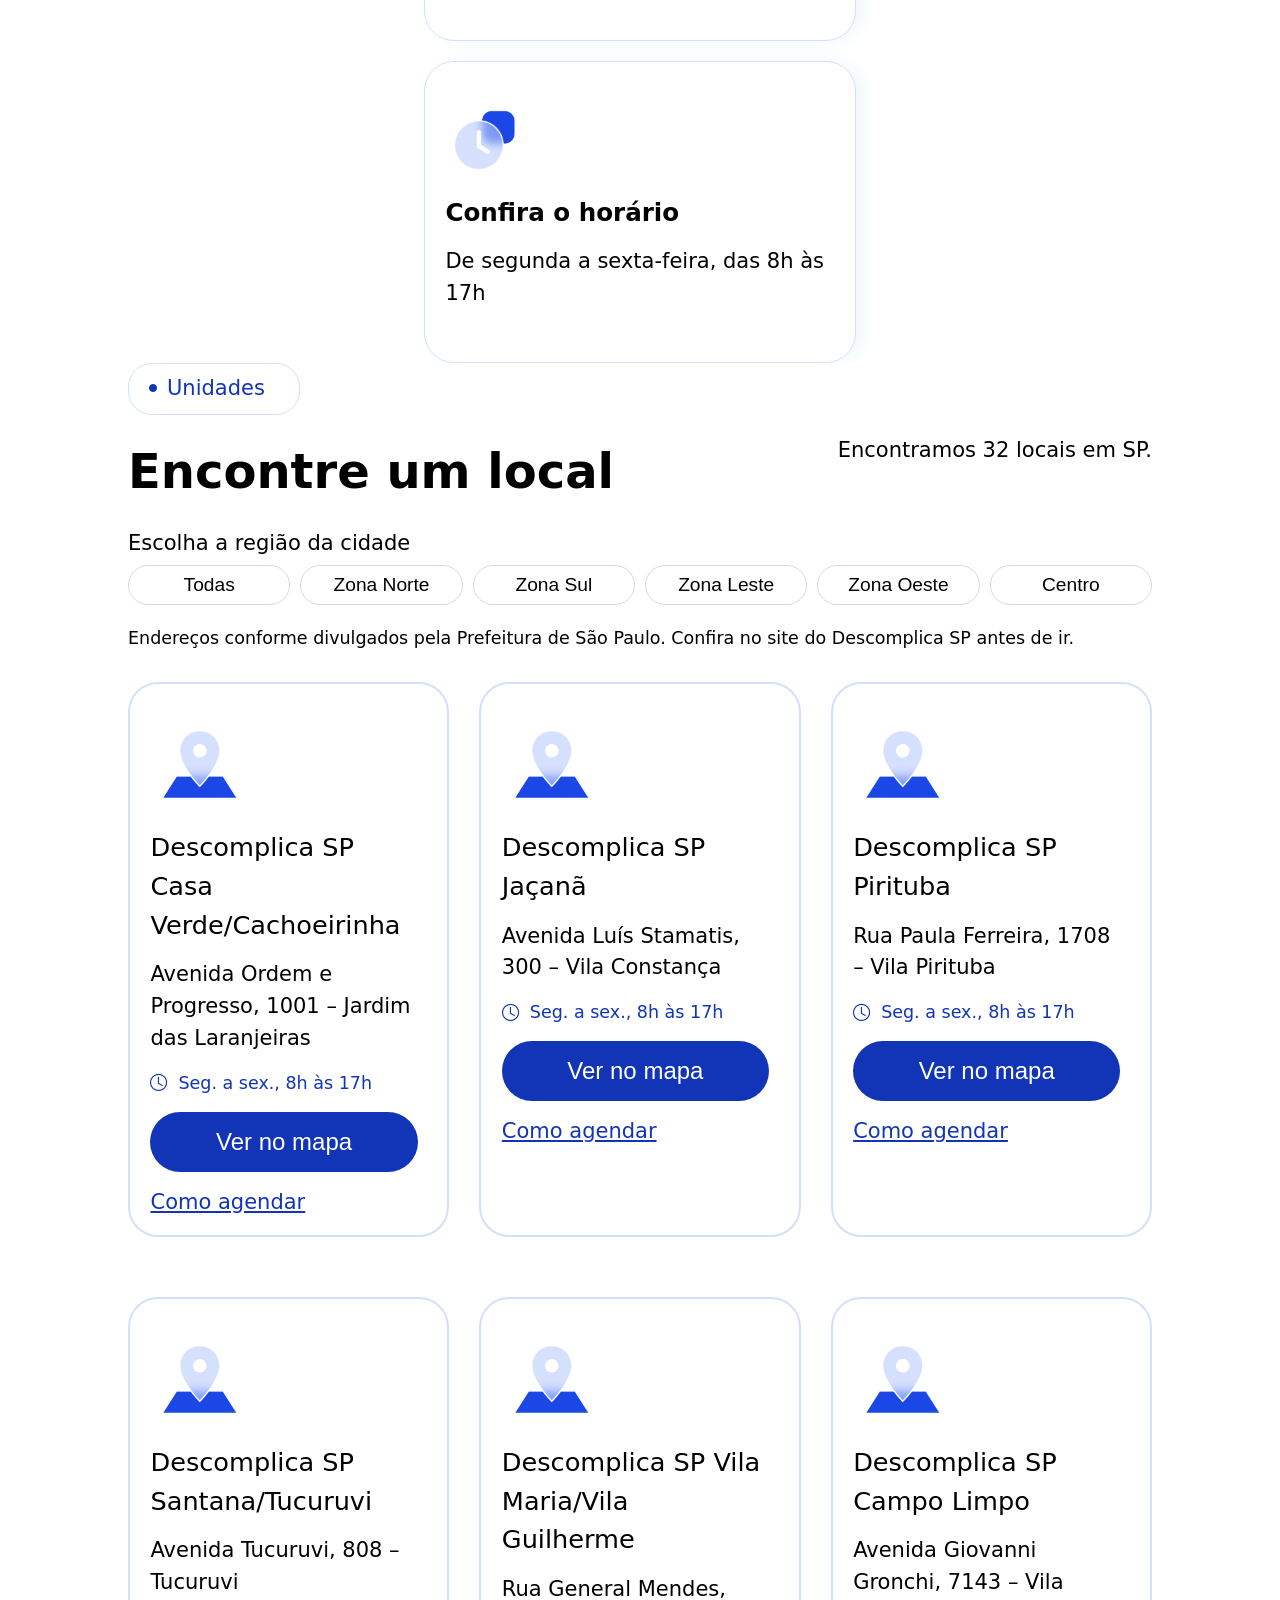
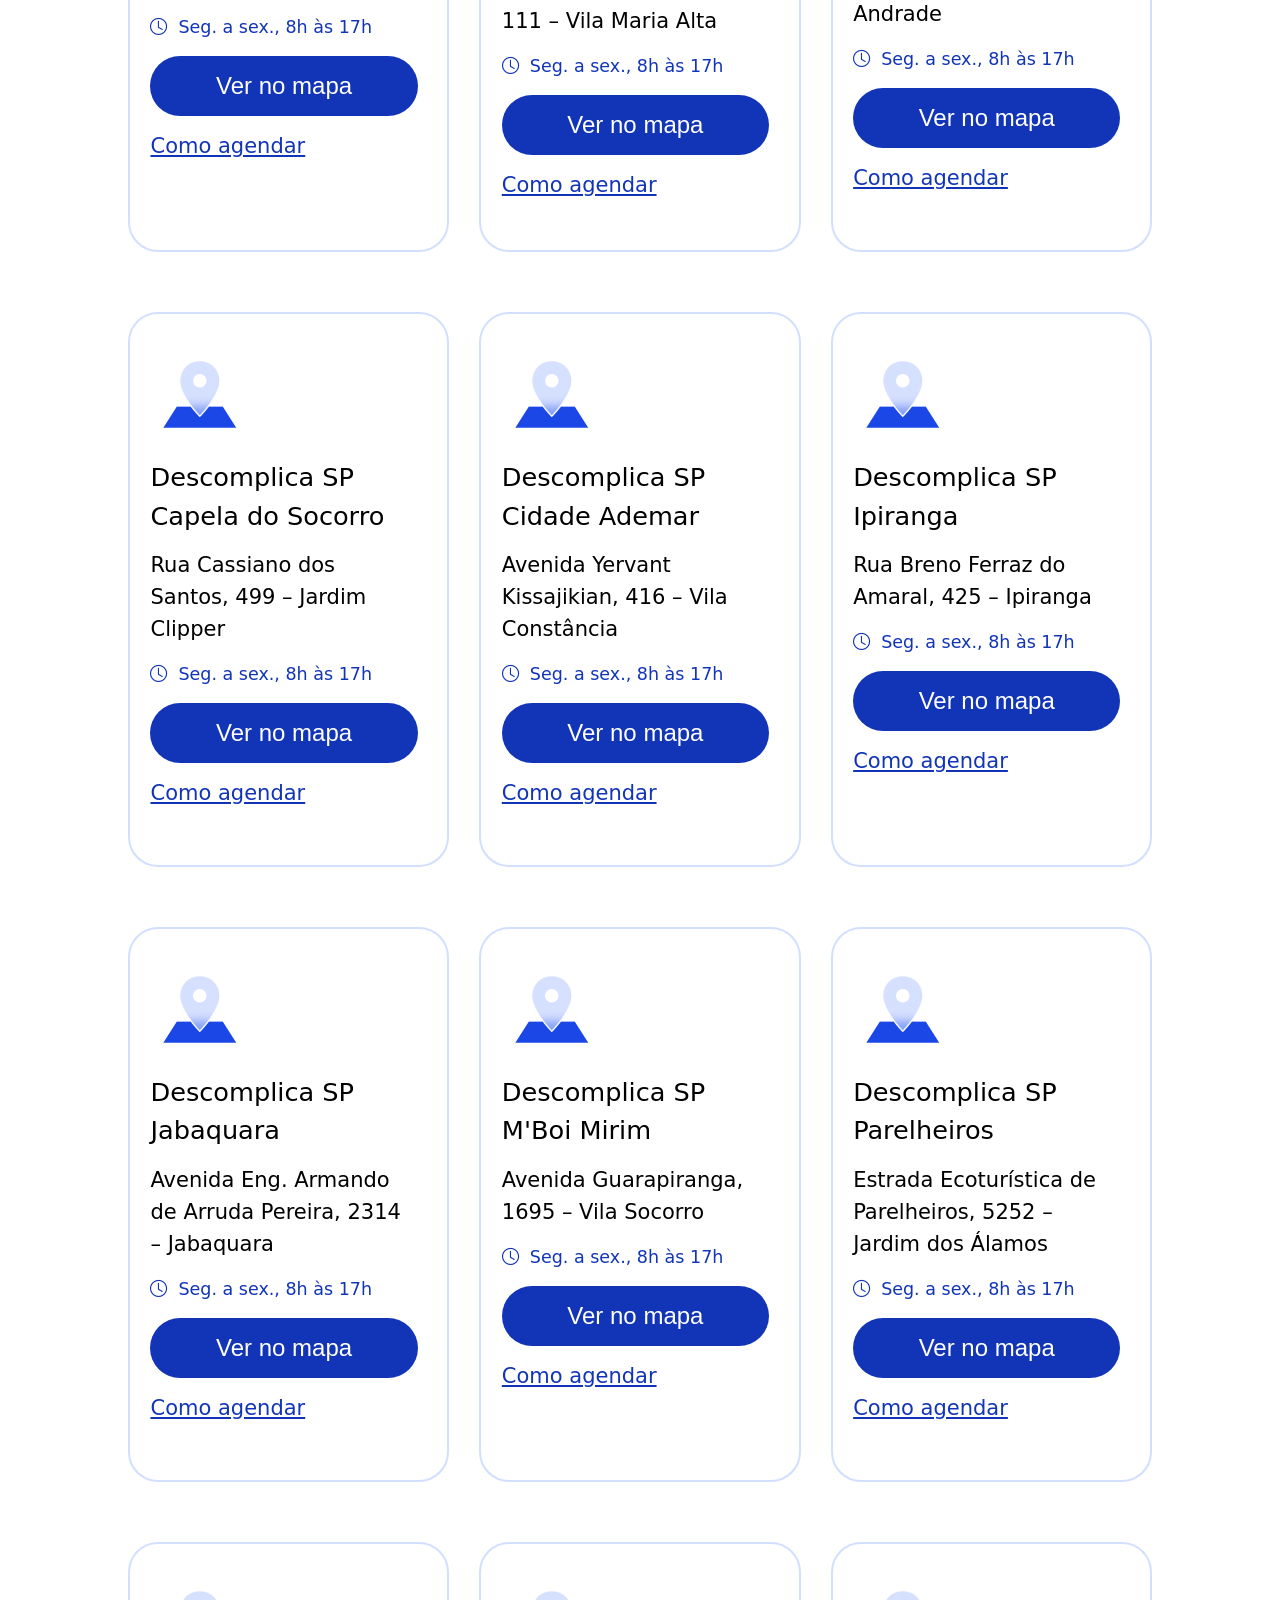
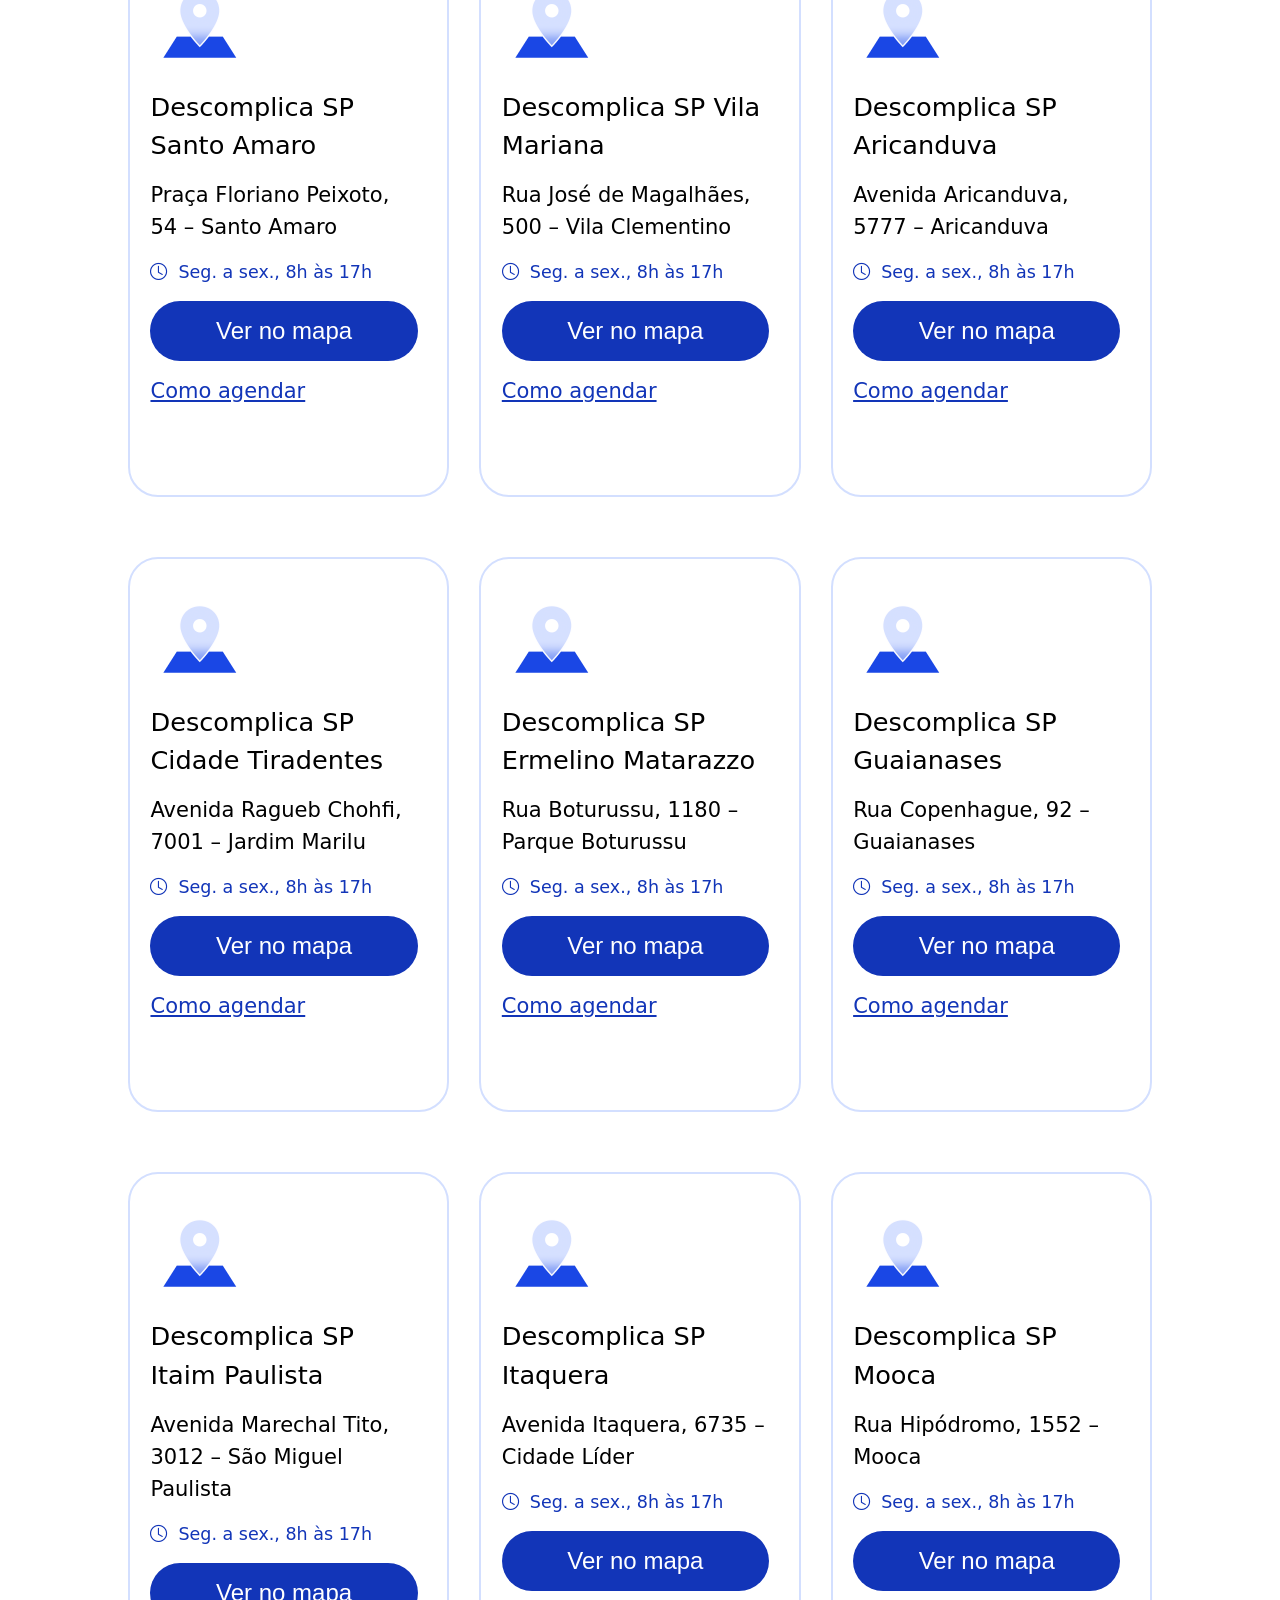
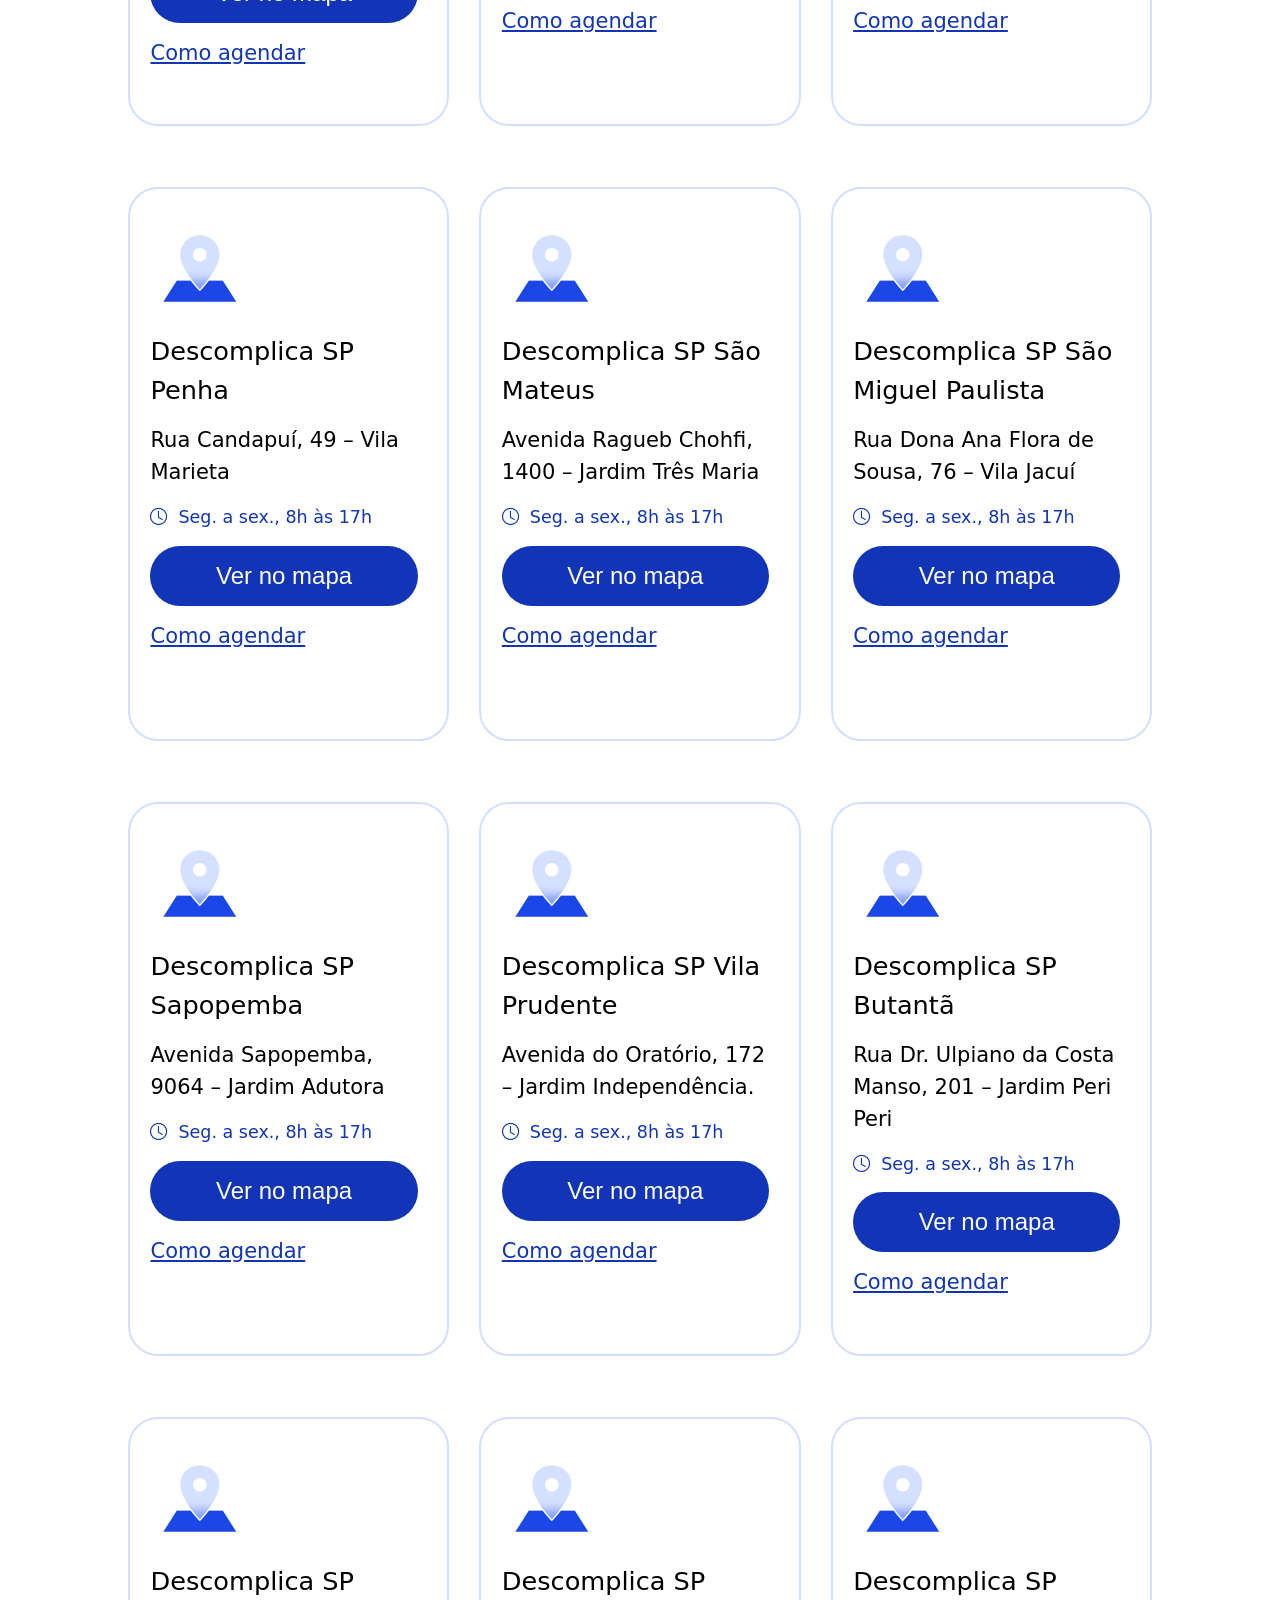
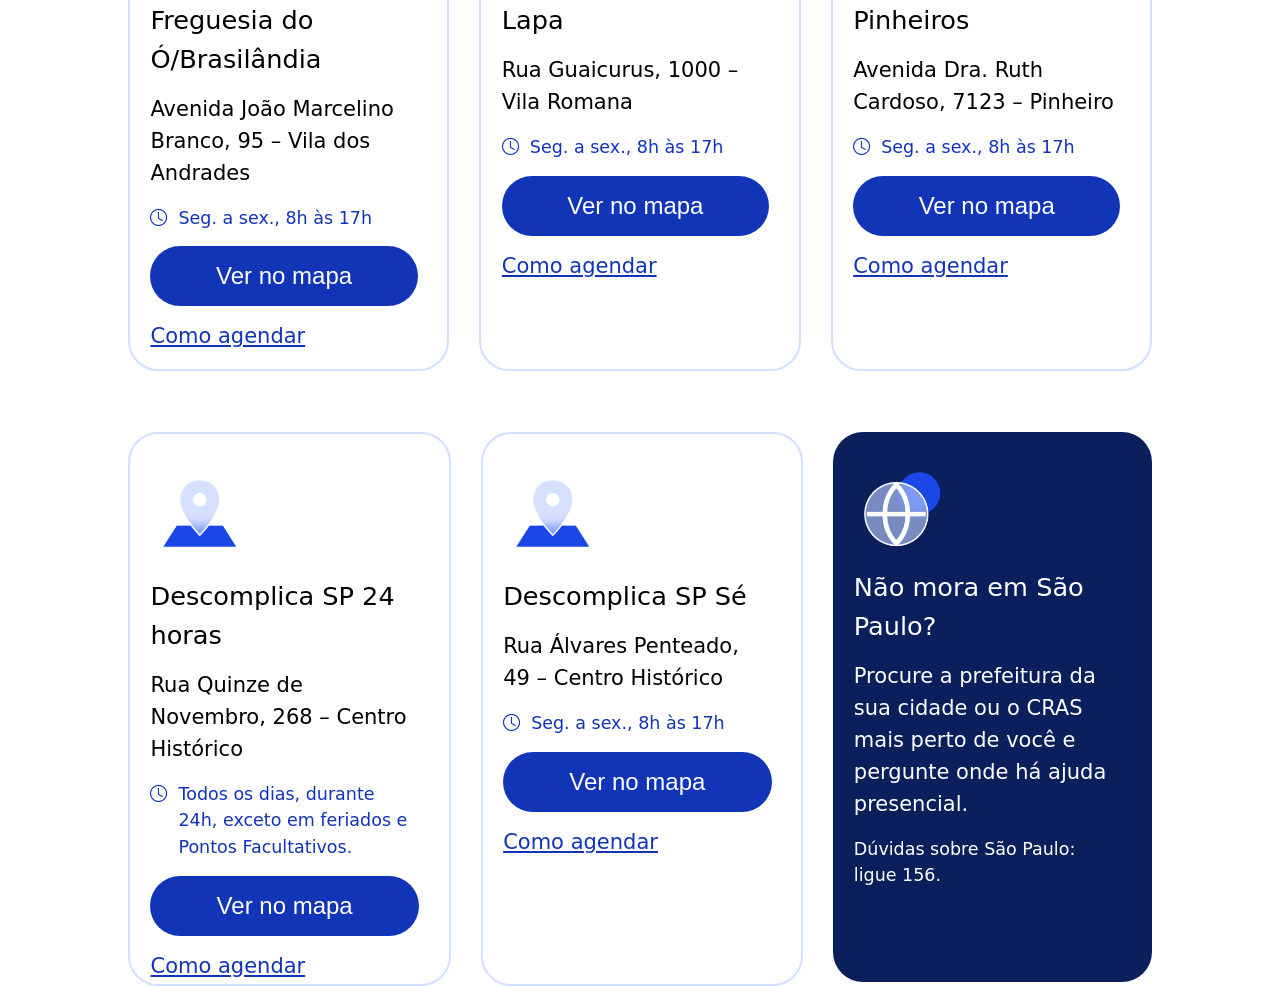
<file: ajuda.html>
<!DOCTYPE html>
<html lang="pt-br">
<head>
    <meta charset="UTF-8">
    <meta name="viewport" content="width=device-width, initial-scale=1.0">

    <!--CSS-->
    <link rel="stylesheet" href="css/base.css">
    <link rel="stylesheet" href="css/css-ajuda/base_ajuda.css">
    <link rel="stylesheet" href="css/css-ajuda/hero.css">
    <link rel="stylesheet" href="css/css-ajuda/lembrete.css">
    <link rel="stylesheet" href="css/css-ajuda/local.css">

    <!--Bootstrap-->
    <link rel="stylesheet" href="https://cdn.jsdelivr.net/npm/bootstrap-icons@1.13.2/font/bootstrap-icons.min.css">

    <!--Script-->
    <script src="js/mudar-secao.js" defer></script>

    <title>Ajuda</title>
</head>
<body>
        <div class="container">
            <nav id="mainNav">
                <a href="trilhas.html">Aprender</a>
            </nav>
        </div>
    </header>
    <main class="main-content">
        <section id="hero-ajuda">
            <div class="box-hero">
                <div class="topics hero-topic">
                    <span class="bi bi-circle-fill"></span>
                    Atendimento presencial
                </div>
                <h1>
                    Ajuda perto de você
                </h1>
                <p>
                    Se preferir aprender com alguém ao lado, as unidades do Descomplica SP,
                    da Prefeitura de São Paulo, têm o Descomplica Digital.
                    Lá, atendentes ajudam você a usar serviços pela internet, passo à passo.
                </p>
                <div id="checked-info">
                    <span class="bi bi-check2-circle"></span>
                    O atendimento é gratuito
                </div>
            </div>
            <div class="box-img">
                <img src="images/midia/img-hero.png" id="img-ex">
            </div>
        </section>
        <section id="lembrete">
            <div class="topics lembrete-topic">
                <span class="bi bi-circle-fill"></span>
                Antes de ir
            </div>
            <h2>
                Três coisas para lembrar
            </h2>
            <div class="flex-cards">
                <div class="cards">
                    <img src="images/icones/icone_agenda.png" class="icones-img">
                    <h3>
                        Agende antes
                    </h3>
                    <p class="cards-text">
                        Pelo site: 
                        <span>descomplicasp.prefeitura</span> 
                        <span>.sp.gov.br</span>  
                        ou pelo telefone 156.
                    </p>
                </div>
                <div class="cards">
                    <img src="images/icones/icone_mensagem.png" class="icones-img">
                    <h3>
                        Leve seus documentos
                    </h3>
                    <p>
                        Leve seu RG e seu CPF.
                    </p>
                </div>
                <div class="cards">
                    <img src="images/icones/icone_horario.png" class="icones-img">
                    <h3>
                        Confira o horário
                    </h3>
                    <p>
                        De segunda a sexta-feira, das 8h às 17h
                    </p>
                </div>
            </div>
        </section>
        <section id="local">
            <div class="topics local-topic">
                <span class="bi bi-circle-fill"></span>
                Unidades
            </div>
            <div class="flex-row local-title">
                <h2>
                    Encontre um local
                </h2>
                <p id="pesq-local">
                    Encontramos 32 locais em SP.
                </p>
            </div>
            <div class="regioes-list">
                <h4>
                    Escolha a região da cidade
                </h4>
                <div class="flex-row gap-btn flex-wrapp">
                    <button class="btn-regioes" id="todosBtn">Todas</button>
                    <button class="btn-regioes" id="btn1">Zona Norte</button>
                    <button class="btn-regioes" id="btn2">Zona Sul</button>
                    <button class="btn-regioes" id="btn3">Zona Leste</button>
                    <button class="btn-regioes" id="btn4">Zona Oeste</button>
                    <button class="btn-regioes" id="btn5">Centro</button>
                </div>
            </div>
            <small>
                Endereços conforme divulgados pela Prefeitura de São Paulo.
                Confira no site do Descomplica SP antes de ir.
            </small>
            <div class="secao-cards">
                <div class="cards-flex" id="div-cards1">
                    <div class="cards-local">
                        <img src="/images/icones/icone_local.png" class="icone-local">
                        <h4>
                            Descomplica SP Casa Verde/Cachoeirinha
                        </h4>
                        <p>
                            Avenida Ordem e Progresso, 1001 – Jardim das Laranjeiras
                        </p>
                        <small>
                            <span class="bi bi-clock"></span> 
                            Seg. a sex., 8h às 17h
                        </small>
                        <button class="btn-mapa" onclick="window.location.href='https://share.google/6nA0CNkpHsLvEHbgI'">
                            Ver no mapa
                        </button>
                        <a href="https://agendadesc.prefeitura.sp.gov.br/agendamento/">Como agendar</a>
                    </div>
                    <div class="cards-local">
                        <img src="/images/icones/icone_local.png" class="icone-local">
                        <h4>
                            Descomplica SP Jaçanã
                        </h4>
                        <p>
                            Avenida Luís Stamatis, 300 – Vila Constança
                        </p>
                        <small>
                            <span class="bi bi-clock"></span> 
                            Seg. a sex., 8h às 17h
                        </small>
                        <button class="btn-mapa" onclick="window.location.href='https://share.google/gTeQpV3XM7jnukheu'">
                            Ver no mapa
                        </button>
                        <a href="https://agendadesc.prefeitura.sp.gov.br/agendamento/">Como agendar</a>
                    </div>
                    <div class="cards-local">
                        <img src="/images/icones/icone_local.png" class="icone-local">
                        <h4>
                            Descomplica SP Pirituba
                        </h4>
                        <p>
                            Rua Paula Ferreira, 1708 – Vila Pirituba
                        </p>
                        <small>
                            <span class="bi bi-clock"></span> 
                            Seg. a sex., 8h às 17h
                        </small>
                        <button class="btn-mapa" onclick="window.location.href='https://share.google/RkdN5QpNMMzt0diwh'">
                            Ver no mapa
                        </button>
                        <a href="https://agendadesc.prefeitura.sp.gov.br/agendamento/">Como agendar</a>
                    </div>
                </div>
                <div class="cards-flex" id="div-cards2">
                                        <div class="cards-local">
                        <img src="/images/icones/icone_local.png" class="icone-local">
                        <h4>
                            Descomplica SP Santana/Tucuruvi
                        </h4>
                        <p>
                            Avenida Tucuruvi, 808 – Tucuruvi
                        </p>
                        <small>
                            <span class="bi bi-clock"></span> 
                            Seg. a sex., 8h às 17h
                        </small>
                        <button class="btn-mapa" onclick="window.location.href='https://share.google/oSge6Sw3CnhUpRyRP'">
                            Ver no mapa
                        </button>
                        <a href="https://agendadesc.prefeitura.sp.gov.br/agendamento/">Como agendar</a>
                    </div>
                    <div class="cards-local">
                        <img src="/images/icones/icone_local.png" class="icone-local">
                        <h4>
                            Descomplica SP Vila Maria/Vila Guilherme
                        </h4>
                        <p>
                            Rua General Mendes, 111 – Vila Maria Alta
                        </p>
                        <small>
                            <span class="bi bi-clock"></span> 
                            Seg. a sex., 8h às 17h
                        </small>
                        <button class="btn-mapa" onclick="window.location.href='https://share.google/7nAEbujmXnasgQ1Tg'">
                            Ver no mapa
                        </button>
                        <a href="https://agendadesc.prefeitura.sp.gov.br/agendamento/">Como agendar</a>
                    </div>
                    <div class="cards-local">
                        <img src="/images/icones/icone_local.png" class="icone-local">
                        <h4>
                            Descomplica SP Campo Limpo
                        </h4>
                        <p>
                            Avenida Giovanni Gronchi, 7143 – Vila Andrade
                        </p>
                        <small>
                            <span class="bi bi-clock"></span> 
                            Seg. a sex., 8h às 17h
                        </small>
                        <button class="btn-mapa" onclick="window.location.href='https://share.google/cqYnCrIFzt14exvMd'">
                            Ver no mapa
                        </button>
                        <a href="https://agendadesc.prefeitura.sp.gov.br/agendamento/">Como agendar</a>
                    </div>
                </div>
                <div class="cards-flex" id="div-cards3">
                    <div class="cards-local">
                        <img src="/images/icones/icone_local.png" class="icone-local">
                        <h4>
                            Descomplica SP Capela do Socorro
                        </h4>
                        <p>
                            Rua Cassiano dos Santos, 499 – Jardim Clipper
                        </p>
                        <small>
                            <span class="bi bi-clock"></span> 
                            Seg. a sex., 8h às 17h
                        </small>
                        <button class="btn-mapa" onclick="window.location.href='https://share.google/gZnspzubchCWI1DU2'">
                            Ver no mapa
                        </button>
                        <a href="https://agendadesc.prefeitura.sp.gov.br/agendamento/">Como agendar</a>
                    </div>
                    <div class="cards-local">
                        <img src="/images/icones/icone_local.png" class="icone-local">
                        <h4>
                            Descomplica SP Cidade Ademar
                        </h4>
                        <p>
                            Avenida Yervant Kissajikian, 416 – Vila Constância
                        </p>
                        <small>
                            <span class="bi bi-clock"></span> 
                            Seg. a sex., 8h às 17h
                        </small>
                        <button class="btn-mapa" onclick="window.location.href='https://share.google/1r8jgAUmPtaOmTqYL'">
                            Ver no mapa
                        </button>
                        <a href="https://agendadesc.prefeitura.sp.gov.br/agendamento/">Como agendar</a>
                    </div>
                                    <div class="cards-local">
                        <img src="/images/icones/icone_local.png" class="icone-local">
                        <h4>
                            Descomplica SP Ipiranga
                        </h4>
                        <p>
                            Rua Breno Ferraz do Amaral, 425 – Ipiranga
                        </p>
                        <small>
                            <span class="bi bi-clock"></span> 
                            Seg. a sex., 8h às 17h
                        </small>
                        <button class="btn-mapa" onclick="window.location.href='https://share.google/9Si4FwXL5OwEL9Jjz'">
                            Ver no mapa
                        </button>
                        <a href="https://agendadesc.prefeitura.sp.gov.br/agendamento/">Como agendar</a>
                    </div>
                </div>
                <div class="cards-flex" id="div-cards4">
                    <div class="cards-local">
                        <img src="/images/icones/icone_local.png" class="icone-local">
                        <h4>
                            Descomplica SP Jabaquara
                        </h4>
                        <p>
                            Avenida Eng. Armando de Arruda Pereira, 2314 – Jabaquara
                        </p>
                        <small>
                            <span class="bi bi-clock"></span> 
                            Seg. a sex., 8h às 17h
                        </small>
                        <button class="btn-mapa" onclick="window.location.href='https://share.google/XdHtsA7ZjvtLW1azB'">
                            Ver no mapa
                        </button>
                        <a href="https://agendadesc.prefeitura.sp.gov.br/agendamento/">Como agendar</a>
                    </div>
                    <div class="cards-local">
                        <img src="/images/icones/icone_local.png" class="icone-local">
                        <h4>
                            Descomplica SP M'Boi Mirim
                        </h4>
                        <p>
                            Avenida Guarapiranga, 1695 – Vila Socorro
                        </p>
                        <small>
                            <span class="bi bi-clock"></span> 
                            Seg. a sex., 8h às 17h
                        </small>
                        <button class="btn-mapa" onclick="window.location.href='https://share.google/OcKMQleRXZriKWJUN'">
                            Ver no mapa
                        </button>
                        <a href="https://agendadesc.prefeitura.sp.gov.br/agendamento/">Como agendar</a>
                    </div>
                                    <div class="cards-local">
                        <img src="/images/icones/icone_local.png" class="icone-local">
                        <h4>
                            Descomplica SP Parelheiros
                        </h4>
                        <p>
                            Estrada Ecoturística de Parelheiros, 5252 – Jardim dos Álamos
                        </p>
                        <small>
                            <span class="bi bi-clock"></span> 
                            Seg. a sex., 8h às 17h
                        </small>
                        <button class="btn-mapa"  onclick="window.location.href='https://share.google/RsVVJL0MrbS4oLxC7'">
                            Ver no mapa
                        </button>
                        <a href="https://agendadesc.prefeitura.sp.gov.br/agendamento/">Como agendar</a>
                    </div>
                </div>
                <div class="cards-flex" id="div-cards5">
                    <div class="cards-local">
                        <img src="/images/icones/icone_local.png" class="icone-local">
                        <h4>
                            Descomplica SP Santo Amaro
                        </h4>
                        <p>
                            Praça Floriano Peixoto, 54 – Santo Amaro
                        </p>
                        <small>
                            <span class="bi bi-clock"></span> 
                            Seg. a sex., 8h às 17h
                        </small>
                        <button class="btn-mapa" onclick="window.location.href='https://share.google/YX6yGHhwcCDuFfyYM'">
                            Ver no mapa
                        </button>
                        <a href="https://agendadesc.prefeitura.sp.gov.br/agendamento/">Como agendar</a>
                    </div>
                    <div class="cards-local">
                        <img src="/images/icones/icone_local.png" class="icone-local">
                        <h4>
                            Descomplica SP Vila Mariana
                        </h4>
                        <p>
                            Rua José de Magalhães, 500 – Vila Clementino
                        </p>
                        <small>
                            <span class="bi bi-clock"></span> 
                            Seg. a sex., 8h às 17h
                        </small>
                        <button class="btn-mapa" onclick="window.location.href='https://share.google/ROhKomuLH2gQecWSz'">
                            Ver no mapa
                        </button>
                        <a href="https://agendadesc.prefeitura.sp.gov.br/agendamento/">Como agendar</a>
                    </div>
                                    <div class="cards-local">
                        <img src="/images/icones/icone_local.png" class="icone-local">
                        <h4>
                            Descomplica SP Aricanduva
                        </h4>
                        <p>
                            Avenida Aricanduva, 5777 – Aricanduva
                        </p>
                        <small>
                            <span class="bi bi-clock"></span> 
                            Seg. a sex., 8h às 17h
                        </small>
                        <button class="btn-mapa" onclick="window.location.href='https://share.google/S0lja44ENyjgnJEub'">
                            Ver no mapa
                        </button>
                        <a href="https://agendadesc.prefeitura.sp.gov.br/agendamento/">Como agendar</a>
                    </div>
                </div>
                <div class="cards-flex" id="div-cards6">
                    <div class="cards-local">
                        <img src="/images/icones/icone_local.png" class="icone-local">
                        <h4>
                            Descomplica SP Cidade Tiradentes
                        </h4>
                        <p>
                            Avenida Ragueb Chohfi, 7001 – Jardim Marilu
                        </p>
                        <small>
                            <span class="bi bi-clock"></span> 
                            Seg. a sex., 8h às 17h
                        </small>
                        <button class="btn-mapa" onclick="window.location.href='https://share.google/JhBCzp6KO9kRAt3oF'">
                            Ver no mapa
                        </button>
                        <a href="https://agendadesc.prefeitura.sp.gov.br/agendamento/">Como agendar</a>
                    </div>
                    <div class="cards-local">
                        <img src="/images/icones/icone_local.png" class="icone-local">
                        <h4>
                            Descomplica SP Ermelino Matarazzo
                        </h4>
                        <p>
                            Rua Boturussu, 1180 – Parque Boturussu
                        </p>
                        <small>
                            <span class="bi bi-clock"></span> 
                            Seg. a sex., 8h às 17h
                        </small>
                        <button class="btn-mapa" onclick="window.location.href='https://share.google/aITO3B35qjHTTcoX0'">
                            Ver no mapa
                        </button>
                        <a href="https://agendadesc.prefeitura.sp.gov.br/agendamento/">Como agendar</a>
                    </div>
                                    <div class="cards-local">
                        <img src="/images/icones/icone_local.png" class="icone-local">
                        <h4>
                            Descomplica SP Guaianases
                        </h4>
                        <p>
                            Rua Copenhague, 92 – Guaianases
                        </p>
                        <small>
                            <span class="bi bi-clock"></span> 
                            Seg. a sex., 8h às 17h
                        </small>
                        <button class="btn-mapa" onclick="window.location.href='https://share.google/F2VJItfDNEidWMRyn'">
                            Ver no mapa
                        </button>
                        <a href="https://agendadesc.prefeitura.sp.gov.br/agendamento/">Como agendar</a>
                    </div>
                </div>
                <div class="cards-flex" id="div-cards7">
                    <div class="cards-local">
                        <img src="/images/icones/icone_local.png" class="icone-local">
                        <h4>
                            Descomplica SP Itaim Paulista
                        </h4>
                        <p>
                            Avenida Marechal Tito, 3012 – São Miguel Paulista
                        </p>
                        <small>
                            <span class="bi bi-clock"></span> 
                            Seg. a sex., 8h às 17h
                        </small>
                        <button class="btn-mapa" onclick="window.location.href='https://share.google/sQryo12OkOsyuugmG'">
                            Ver no mapa
                        </button>
                        <a href="https://agendadesc.prefeitura.sp.gov.br/agendamento/">Como agendar</a>
                    </div>
                    <div class="cards-local">
                        <img src="/images/icones/icone_local.png" class="icone-local">
                        <h4>
                            Descomplica SP Itaquera
                        </h4>
                        <p>
                            Avenida Itaquera, 6735 – Cidade Líder
                        </p>
                        <small>
                            <span class="bi bi-clock"></span> 
                            Seg. a sex., 8h às 17h
                        </small>
                        <button class="btn-mapa" onclick="window.location.href='https://share.google/Mm1XtA3YxZujZ1QgF'">
                            Ver no mapa
                        </button>
                        <a href="https://agendadesc.prefeitura.sp.gov.br/agendamento/">Como agendar</a>
                    </div>
                    <div class="cards-local">
                        <img src="/images/icones/icone_local.png" class="icone-local">
                        <h4>
                            Descomplica SP Mooca
                        </h4>
                        <p>
                            Rua Hipódromo, 1552 – Mooca
                        </p>
                        <small>
                            <span class="bi bi-clock"></span> 
                            Seg. a sex., 8h às 17h
                        </small>
                        <button class="btn-mapa" onclick="window.location.href='https://share.google/VC76sNyooVuYMIQH8'">
                            Ver no mapa
                        </button>
                        <a href="https://agendadesc.prefeitura.sp.gov.br/agendamento/">Como agendar</a>
                    </div>
                </div>
                <div class="cards-flex" id="div-cards8">
                    <div class="cards-local">
                        <img src="/images/icones/icone_local.png" class="icone-local">
                        <h4>
                            Descomplica SP Penha
                        </h4>
                        <p>
                            Rua Candapuí, 49 – Vila Marieta
                        </p>
                        <small>
                            <span class="bi bi-clock"></span> 
                            Seg. a sex., 8h às 17h
                        </small>
                        <button class="btn-mapa" onclick="window.location.href='https://share.google/NLIRiTFPjCAzDsOQu'">
                            Ver no mapa
                        </button>
                        <a href="https://agendadesc.prefeitura.sp.gov.br/agendamento/">Como agendar</a>
                    </div>
                    <div class="cards-local">
                        <img src="/images/icones/icone_local.png" class="icone-local">
                        <h4>
                            Descomplica SP São Mateus
                        </h4>
                        <p>
                            Avenida Ragueb Chohfi, 1400 – Jardim Três Maria
                        </p>
                        <small>
                            <span class="bi bi-clock"></span> 
                            Seg. a sex., 8h às 17h
                        </small>
                        <button class="btn-mapa" onclick="window.location.href='https://share.google/NW7I9c2nR0aGpZ52T'">
                            Ver no mapa
                        </button>
                        <a href="https://agendadesc.prefeitura.sp.gov.br/agendamento/">Como agendar</a>
                    </div>
                    <div class="cards-local">
                        <img src="/images/icones/icone_local.png" class="icone-local">
                        <h4>
                            Descomplica SP São Miguel Paulista
                        </h4>
                        <p>
                            Rua Dona Ana Flora de Sousa, 76 – Vila Jacuí
                        </p>
                        <small>
                            <span class="bi bi-clock"></span> 
                            Seg. a sex., 8h às 17h
                        </small>
                        <button class="btn-mapa" onclick="window.location.href='https://share.google/BuKGfUPiwZ6s9PaPl'">
                            Ver no mapa
                        </button>
                        <a href="https://agendadesc.prefeitura.sp.gov.br/agendamento/">Como agendar</a>
                    </div>
                </div>
                <div class="cards-flex" id="div-cards9">

                    <div class="cards-local">
                        <img src="/images/icones/icone_local.png" class="icone-local">
                        <h4>
                            Descomplica SP Sapopemba
                        </h4>
                        <p>
                            Avenida Sapopemba, 9064 – Jardim Adutora
                        </p>
                        <small>
                            <span class="bi bi-clock"></span> 
                            Seg. a sex., 8h às 17h
                        </small>
                        <button class="btn-mapa" onclick="window.location.href='https://share.google/Pg35cVRdGdURfZQ3n'">
                            Ver no mapa
                        </button>
                        <a href="https://agendadesc.prefeitura.sp.gov.br/agendamento/">Como agendar</a>
                    </div>
                    <div class="cards-local">
                        <img src="/images/icones/icone_local.png" class="icone-local">
                        <h4>
                            Descomplica SP Vila Prudente
                        </h4>
                        <p>
                            Avenida do Oratório, 172 – Jardim Independência.
                        </p>
                        <small>
                            <span class="bi bi-clock"></span> 
                            Seg. a sex., 8h às 17h
                        </small>
                        <button class="btn-mapa"  onclick="window.location.href='https://share.google/3PoUHKzOrTvvafD81'">
                            Ver no mapa
                        </button>
                        <a href="https://agendadesc.prefeitura.sp.gov.br/agendamento/">Como agendar</a>
                    </div>
                    <div class="cards-local">
                        <img src="/images/icones/icone_local.png" class="icone-local">
                        <h4>
                            Descomplica SP Butantã
                        </h4>
                        <p>
                            Rua Dr. Ulpiano da Costa Manso, 201 – Jardim Peri Peri
                        </p>
                        <small>
                            <span class="bi bi-clock"></span> 
                            Seg. a sex., 8h às 17h
                        </small>
                        <button class="btn-mapa" onclick="window.location.href='https://share.google/1CxE4YJu8OH0Df2Yv'">
                            Ver no mapa
                        </button>
                        <a href="https://agendadesc.prefeitura.sp.gov.br/agendamento/">Como agendar</a>
                    </div>
                </div>
                <div class="cards-flex" id="div-cards10">
                    <div class="cards-local">
                        <img src="/images/icones/icone_local.png" class="icone-local">
                        <h4>
                            Descomplica SP Freguesia do Ó/Brasilândia
                        </h4>
                        <p>
                            Avenida João Marcelino Branco, 95 – Vila dos Andrades
                        </p>
                        <small>
                            <span class="bi bi-clock"></span> 
                            Seg. a sex., 8h às 17h
                        </small>
                        <button class="btn-mapa" onclick="window.location.href='https://share.google/6aHJameWBftnANbwD'">
                            Ver no mapa
                        </button>
                        <a href="https://agendadesc.prefeitura.sp.gov.br/agendamento/">Como agendar</a>
                    </div>
                    <div class="cards-local">
                        <img src="/images/icones/icone_local.png" class="icone-local">
                        <h4>
                            Descomplica SP Lapa
                        </h4>
                        <p>
                            Rua Guaicurus, 1000 – Vila Romana
                        </p>
                        <small>
                            <span class="bi bi-clock"></span> 
                            Seg. a sex., 8h às 17h
                        </small>
                        <button class="btn-mapa" onclick="window.location.href='https://share.google/9undgQkZ5k4jlztxl'">
                            Ver no mapa
                        </button>
                        <a href="https://agendadesc.prefeitura.sp.gov.br/agendamento/">Como agendar</a>
                    </div>
                    <div class="cards-local">
                        <img src="/images/icones/icone_local.png" class="icone-local">
                        <h4>
                            Descomplica SP Pinheiros
                        </h4>
                        <p>
                            Avenida Dra. Ruth Cardoso, 7123 – Pinheiro
                        </p>
                        <small>
                            <span class="bi bi-clock"></span> 
                            Seg. a sex., 8h às 17h
                        </small>
                        <button class="btn-mapa" onclick="window.location.href='https://share.google/cRCQVuGT0tXKJNffO'">
                            Ver no mapa
                        </button>
                        <a href="https://agendadesc.prefeitura.sp.gov.br/agendamento/">Como agendar</a>
                    </div>
                </div>
                <div class="cards-flex" id="div-cards11">

                                    <div class="cards-local">
                        <img src="/images/icones/icone_local.png" class="icone-local">
                        <h4>
                            Descomplica SP 24 horas
                        </h4>
                        <p>
                            Rua Quinze de Novembro, 268 – Centro Histórico
                        </p>
                        <small>
                            <span class="bi bi-clock"></span> 
                            Todos os dias, durante 24h, exceto em feriados e Pontos Facultativos.
                        </small>
                        <button class="btn-mapa" onclick="window.location.href='https://share.google/M8p1nroH8lyFPa2aF'">
                            Ver no mapa
                        </button>
                        <a href="https://agendadesc.prefeitura.sp.gov.br/agendamento/">Como agendar</a>
                    </div>
                    <div class="cards-local">
                        <img src="/images/icones/icone_local.png" class="icone-local">
                        <h4>
                            Descomplica SP Sé
                        </h4>
                        <p>
                            Rua Álvares Penteado, 49 – Centro Histórico
                        </p>
                        <small>
                            <span class="bi bi-clock"></span> 
                            Seg. a sex., 8h às 17h
                        </small>
                        <button class="btn-mapa" onclick="window.location.href='https://share.google/FkmUgAnp6Sd5pqfc0'">
                            Ver no mapa
                        </button>
                        <a href="https://agendadesc.prefeitura.sp.gov.br/agendamento/">Como agendar</a>
                    </div>
                    <div class="cards-local card-local-mais">
                        <img src="/images/icones/icone_global.png" class="icone-global">
                        <h4>Não mora em São Paulo?</h4>
                        <p>
                            Procure a prefeitura da sua cidade ou o CRAS mais perto de você 
                            e pergunte onde há ajuda presencial.
                        </p>
                        <small>
                            Dúvidas sobre São Paulo: ligue 156.
                        </small>
                    </div>
                </div>
            </div>

        </section>

    </main>
</body>
</html>
</file>
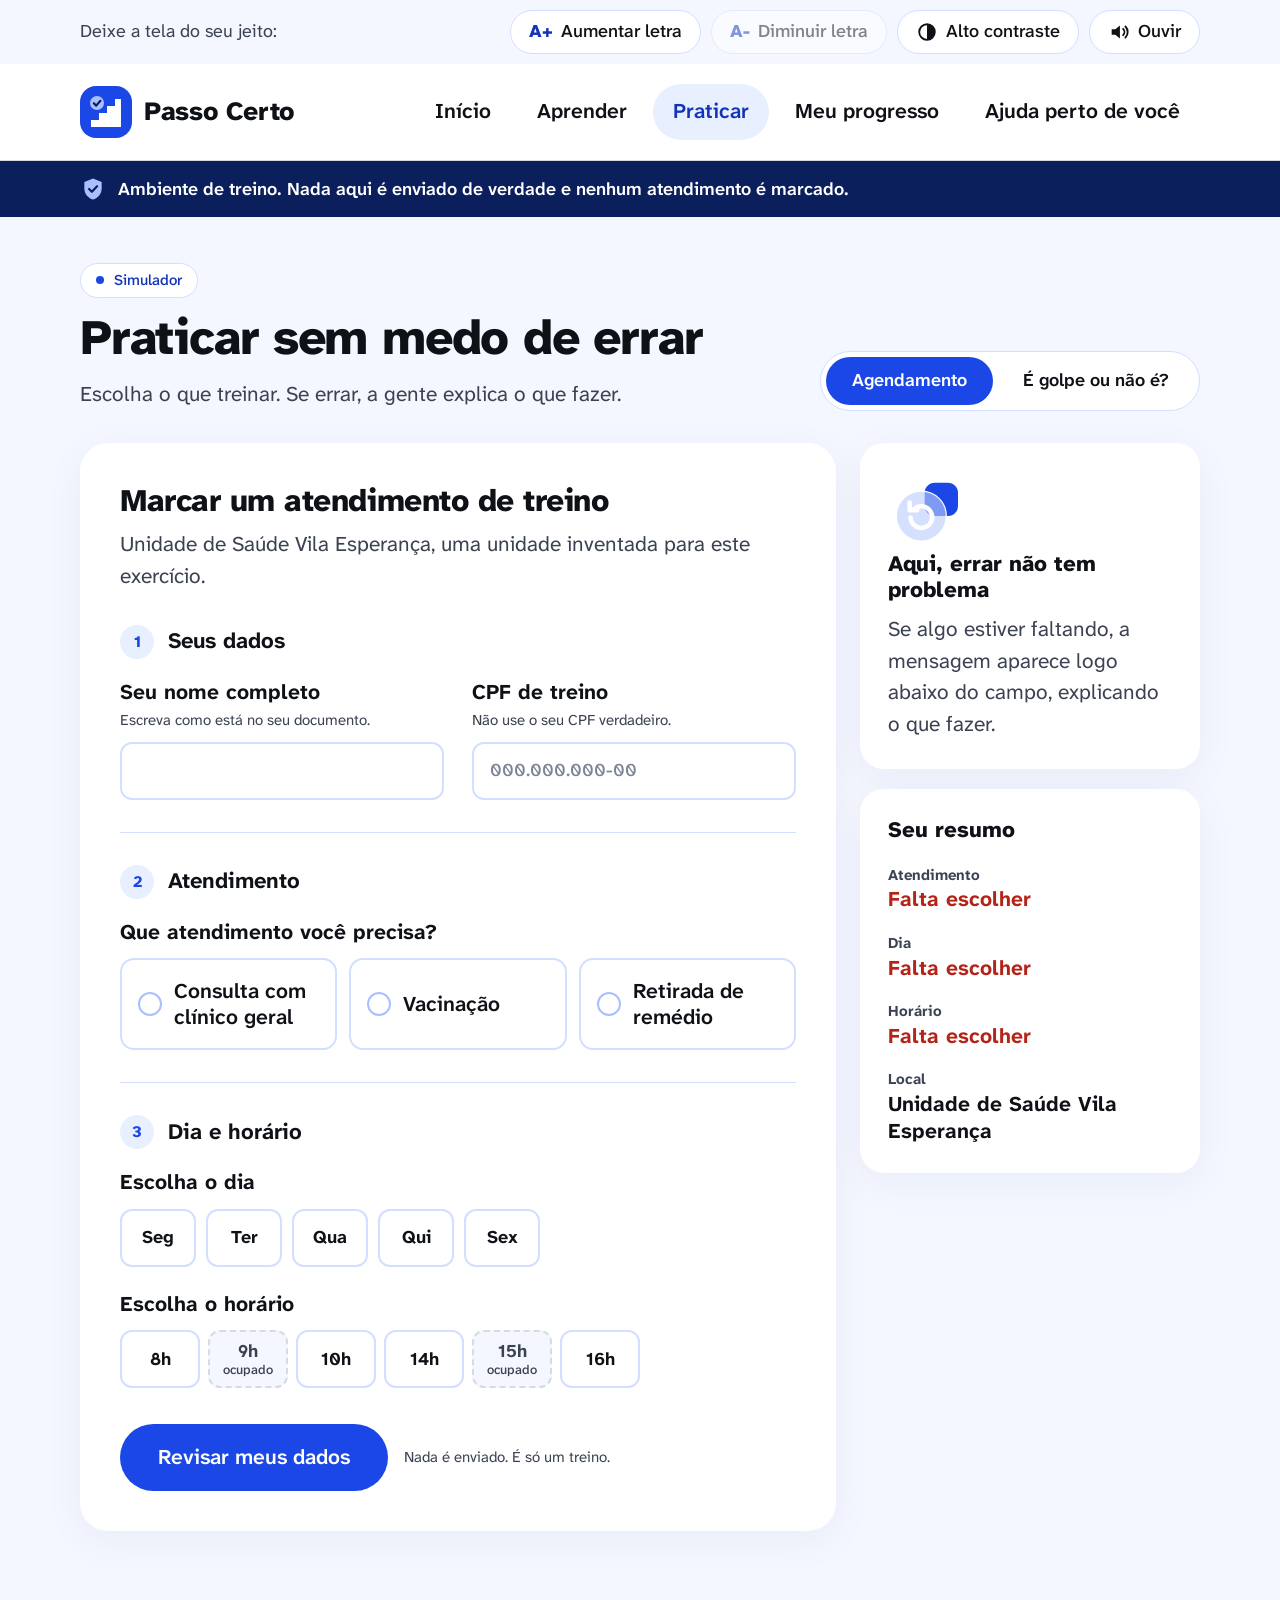
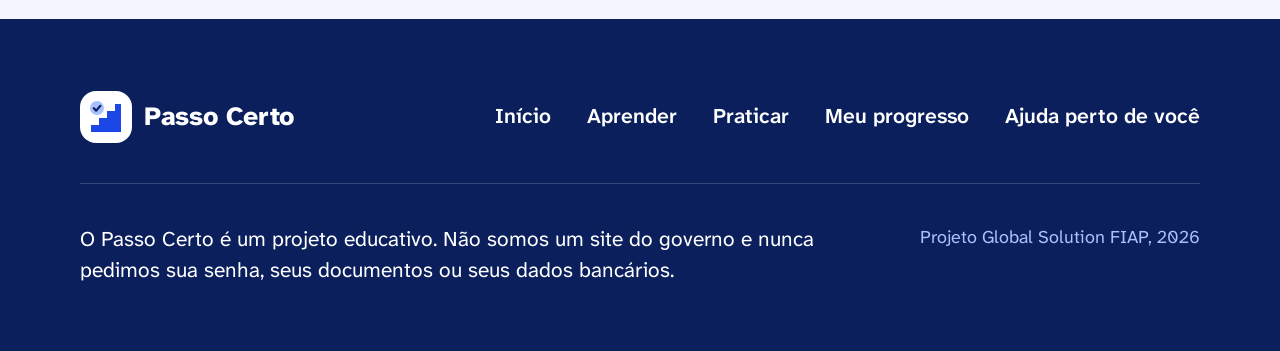
<file: praticar.html>
<!doctype html>
<html lang="pt-BR">
<head>
  <meta charset="utf-8">
  <meta name="viewport" content="width=device-width, initial-scale=1">
  <title>Praticar | Passo Certo</title>
  <meta name="description" content="Treine marcar um atendimento e reconhecer golpes. Nada é enviado de verdade: errar aqui não tem consequência.">
  <link rel="preconnect" href="https://fonts.googleapis.com">
  <link rel="preconnect" href="https://fonts.gstatic.com" crossorigin>
  <link href="https://fonts.googleapis.com/css2?family=Atkinson+Hyperlegible+Next:wght@400;500;600;700;800&display=swap" rel="stylesheet">
  <link rel="stylesheet" href="css/style.css">
  <link rel="stylesheet" href="css/praticar.css">
  <script src="js/main.js" defer></script>
  <script src="js/praticar.js" defer></script>
</head>
<body>

  <!-- Ícones usados no site. Cada um é chamado com <use href="#id">. -->
  <svg xmlns="http://www.w3.org/2000/svg" style="display:none">
    <symbol id="logo-azul" viewBox="0 0 52 52"><rect width="52" height="52" rx="16" fill="#1A47E5"/><path d="M11 41V34H19V27H27V20H35V13H41V41H11Z" fill="#fff"/><circle cx="17" cy="17" r="7" fill="#A8C0FF"/><path d="M13.8 17.2l2.4 2.4 4.2-4.8" stroke="#0B1F5C" stroke-width="2.2" stroke-linecap="round" stroke-linejoin="round" fill="none"/></symbol>
    <symbol id="logo-branco" viewBox="0 0 52 52"><rect width="52" height="52" rx="16" fill="#fff"/><path d="M11 41V34H19V27H27V20H35V13H41V41H11Z" fill="#1A47E5"/><circle cx="17" cy="17" r="7" fill="#A8C0FF"/><path d="M13.8 17.2l2.4 2.4 4.2-4.8" stroke="#0B1F5C" stroke-width="2.2" stroke-linecap="round" stroke-linejoin="round" fill="none"/></symbol>

    <symbol id="i-ok" viewBox="0 0 28 28"><circle cx="14" cy="14" r="13" fill="#13803B"/><path d="M8.5 14.5l3.6 3.6 7.4-8" stroke="#fff" stroke-width="2.6" stroke-linecap="round" stroke-linejoin="round" fill="none"/></symbol>
    <symbol id="i-ok-claro" viewBox="0 0 28 28"><circle cx="14" cy="14" r="13" fill="#A8C0FF"/><path d="M8.5 14.5l3.6 3.6 7.4-8" stroke="#0B1F5C" stroke-width="2.6" stroke-linecap="round" stroke-linejoin="round" fill="none"/></symbol>
    <symbol id="i-erro" viewBox="0 0 24 24"><circle cx="12" cy="12" r="11" fill="#B42318"/><path d="M12 6.8v6.4" stroke="#fff" stroke-width="2.6" stroke-linecap="round"/><circle cx="12" cy="17.3" r="1.6" fill="#fff"/></symbol>
    <symbol id="i-estrela" viewBox="0 0 22 22"><path d="M11 2l2.6 5.6 6 .7-4.5 4.1 1.2 6L11 15.4 5.7 18.4l1.2-6L2.4 8.3l6-.7L11 2z" fill="currentColor"/></symbol>
    <symbol id="i-relogio" viewBox="0 0 24 24"><circle cx="12" cy="12" r="9" stroke="currentColor" stroke-width="2" fill="none"/><path d="M12 7.5V12l3 2" stroke="currentColor" stroke-width="2" stroke-linecap="round" fill="none"/></symbol>
    <symbol id="i-som" viewBox="0 0 24 24"><path d="M4 9v6h4l5 4V5L8 9H4z" fill="currentColor"/><path d="M16.5 8.5a5 5 0 0 1 0 7M19 6a8.5 8.5 0 0 1 0 12" stroke="currentColor" stroke-width="2" stroke-linecap="round" fill="none"/></symbol>
    <symbol id="i-contraste" viewBox="0 0 24 24"><circle cx="12" cy="12" r="8.5" stroke="currentColor" stroke-width="2" fill="none"/><path d="M12 3.5a8.5 8.5 0 0 1 0 17z" fill="currentColor"/></symbol>
    <symbol id="i-menu" viewBox="0 0 24 24"><path d="M4 7h16M4 12h16M4 17h16" stroke="currentColor" stroke-width="2.4" stroke-linecap="round" fill="none"/></symbol>
    <symbol id="i-fechar" viewBox="0 0 24 24"><path d="M6 6l12 12M18 6L6 18" stroke="currentColor" stroke-width="2.4" stroke-linecap="round" fill="none"/></symbol>
    <symbol id="i-seta" viewBox="0 0 24 24"><path d="M9 6l6 6-6 6" stroke="currentColor" stroke-width="2.4" stroke-linecap="round" stroke-linejoin="round" fill="none"/></symbol>
    <symbol id="i-certo" viewBox="0 0 24 24"><path d="M5 12.5l4.5 4.5L19 7" stroke="currentColor" stroke-width="3" stroke-linecap="round" stroke-linejoin="round" fill="none"/></symbol>
    <symbol id="i-pessoa" viewBox="0 0 24 24"><circle cx="12" cy="8.5" r="4.2" fill="currentColor"/><path d="M12 14c-4.4 0-8 3.1-8 7h16c0-3.9-3.6-7-8-7z" fill="currentColor"/></symbol>
    <symbol id="i-escudo" viewBox="0 0 30 30"><path d="M15 3l10 4v7c0 6.5-4.3 11.5-10 13-5.7-1.5-10-6.5-10-13V7l10-4z" fill="#A8C0FF"/><path d="M10.5 15l3.2 3.2 6-6.4" stroke="#0B1F5C" stroke-width="2.6" stroke-linecap="round" stroke-linejoin="round" fill="none"/></symbol>
    <symbol id="i-ouvir-circulo" viewBox="0 0 40 40"><circle cx="20" cy="20" r="20" fill="#1A47E5"/><path d="M11 17v6h4l5 4V13l-5 4h-4z" fill="#fff"/><path d="M23.5 16.5a5 5 0 0 1 0 7M26 14a8.5 8.5 0 0 1 0 12" stroke="#fff" stroke-width="2" stroke-linecap="round" fill="none"/></symbol>

    <!-- Ícones de vidro: forma sólida atrás, camada translúcida na frente, símbolo branco -->
    <symbol id="g-letra" viewBox="0 0 96 96"><rect x="46" y="12" width="40" height="40" rx="12" fill="#1A47E5"/><rect x="10" y="24" width="60" height="58" rx="16" fill="#BCCDFF" fill-opacity=".62" stroke="#fff" stroke-width="1.5"/><path d="M24 68l12-30 12 30M28.5 58h15" stroke="#fff" stroke-width="5.5" stroke-linecap="round" stroke-linejoin="round" fill="none"/><path d="M66 24v16M58 32h16" stroke="#fff" stroke-width="5" stroke-linecap="round"/></symbol>
    <symbol id="g-menos" viewBox="0 0 96 96"><rect x="46" y="12" width="40" height="40" rx="12" fill="#1A47E5"/><rect x="10" y="24" width="60" height="58" rx="16" fill="#BCCDFF" fill-opacity=".62" stroke="#fff" stroke-width="1.5"/><path d="M24 68l12-30 12 30M28.5 58h15" stroke="#fff" stroke-width="5.5" stroke-linecap="round" stroke-linejoin="round" fill="none"/><path d="M58 32h16" stroke="#fff" stroke-width="5" stroke-linecap="round"/></symbol>
    <symbol id="g-contraste" viewBox="0 0 96 96"><circle cx="58" cy="48" r="28" fill="#1A47E5"/><circle cx="38" cy="48" r="28" fill="#BCCDFF" fill-opacity=".62" stroke="#fff" stroke-width="1.5"/></symbol>
    <symbol id="g-som" viewBox="0 0 96 96"><circle cx="66" cy="38" r="20" fill="#1A47E5"/><rect x="10" y="22" width="60" height="54" rx="16" fill="#BCCDFF" fill-opacity=".62" stroke="#fff" stroke-width="1.5"/><path d="M24 42v14h9l11 9V33l-11 9h-9z" fill="#fff"/><path d="M51 41a10 10 0 0 1 0 16M56 35a18 18 0 0 1 0 28" stroke="#fff" stroke-width="4.5" stroke-linecap="round" fill="none"/></symbol>
    <symbol id="g-calendario" viewBox="0 0 96 96"><rect x="42" y="12" width="44" height="44" rx="12" fill="#1A47E5"/><rect x="12" y="24" width="60" height="58" rx="16" fill="#BCCDFF" fill-opacity=".62" stroke="#fff" stroke-width="1.5"/><rect x="26" y="17" width="7" height="15" rx="3.5" fill="#1A47E5"/><rect x="51" y="17" width="7" height="15" rx="3.5" fill="#1A47E5"/><path d="M29 54l9 9 17-19" stroke="#fff" stroke-width="5.5" stroke-linecap="round" stroke-linejoin="round" fill="none"/></symbol>
    <symbol id="g-escudo" viewBox="0 0 96 96"><circle cx="64" cy="32" r="22" fill="#1A47E5"/><path d="M42 14l27 10v21c0 18-11.5 30-27 36-15.5-6-27-18-27-36V24l27-10z" fill="#BCCDFF" fill-opacity=".62" stroke="#fff" stroke-width="1.5"/><path d="M30 48l9 9 16-18" stroke="#fff" stroke-width="5.5" stroke-linecap="round" stroke-linejoin="round" fill="none"/></symbol>
    <symbol id="g-documento" viewBox="0 0 96 96"><rect x="44" y="10" width="40" height="54" rx="11" fill="#1A47E5"/><rect x="12" y="22" width="52" height="64" rx="14" fill="#BCCDFF" fill-opacity=".62" stroke="#fff" stroke-width="1.5"/><path d="M25 42h26M25 53h26M25 64h15" stroke="#fff" stroke-width="5.5" stroke-linecap="round"/></symbol>
    <symbol id="g-aprender" viewBox="0 0 96 96"><circle cx="64" cy="30" r="20" fill="#1A47E5"/><rect x="12" y="24" width="62" height="58" rx="16" fill="#BCCDFF" fill-opacity=".62" stroke="#fff" stroke-width="1.5"/><path d="M26 42h34M26 53h34M26 64h20" stroke="#fff" stroke-width="5.5" stroke-linecap="round"/></symbol>
    <symbol id="g-refazer" viewBox="0 0 96 96"><rect x="44" y="14" width="40" height="40" rx="12" fill="#1A47E5"/><circle cx="40" cy="54" r="30" fill="#BCCDFF" fill-opacity=".62" stroke="#fff" stroke-width="1.5"/><path d="M27 56a13 13 0 1 0 4-10" stroke="#fff" stroke-width="5.5" stroke-linecap="round" fill="none"/><path d="M26 38v9h9" stroke="#fff" stroke-width="5.5" stroke-linecap="round" stroke-linejoin="round" fill="none"/></symbol>
    <symbol id="g-recomecar" viewBox="0 0 96 96"><circle cx="48" cy="48" r="46" fill="#DCE6FF"/><path d="M32 58a17 17 0 1 0 4.6-14.4" stroke="#1A47E5" stroke-width="6" stroke-linecap="round" fill="none"/><path d="M30 24v12h12" stroke="#1A47E5" stroke-width="6" stroke-linecap="round" stroke-linejoin="round" fill="none"/></symbol>
    <symbol id="g-praticar" viewBox="0 0 96 96"><rect x="46" y="12" width="40" height="40" rx="20" fill="#1A47E5"/><rect x="10" y="28" width="60" height="54" rx="16" fill="#BCCDFF" fill-opacity=".62" stroke="#fff" stroke-width="1.5"/><path d="M28 55l9 9 17-19" stroke="#fff" stroke-width="5.5" stroke-linecap="round" stroke-linejoin="round" fill="none"/></symbol>
    <symbol id="g-conversa" viewBox="0 0 96 96"><rect x="44" y="12" width="42" height="34" rx="12" fill="#1A47E5"/><path d="M14 34c0-7 5-12 12-12h34c7 0 12 5 12 12v22c0 7-5 12-12 12H36l-14 12V68c-5-2-8-6-8-12V34z" fill="#BCCDFF" fill-opacity=".62" stroke="#fff" stroke-width="1.5"/><circle cx="31" cy="45" r="4.5" fill="#fff"/><circle cx="43" cy="45" r="4.5" fill="#fff"/><circle cx="55" cy="45" r="4.5" fill="#fff"/></symbol>
    <symbol id="g-agenda" viewBox="0 0 96 96"><rect x="42" y="12" width="44" height="44" rx="12" fill="#1A47E5"/><rect x="12" y="24" width="60" height="58" rx="16" fill="#BCCDFF" fill-opacity=".62" stroke="#fff" stroke-width="1.5"/><rect x="26" y="17" width="7" height="15" rx="3.5" fill="#1A47E5"/><rect x="51" y="17" width="7" height="15" rx="3.5" fill="#1A47E5"/><path d="M42 44v13l8 5" stroke="#fff" stroke-width="5.5" stroke-linecap="round" stroke-linejoin="round" fill="none"/></symbol>
    <symbol id="g-gratis" viewBox="0 0 96 96"><circle cx="64" cy="32" r="22" fill="#1A47E5"/><rect x="12" y="30" width="62" height="52" rx="16" fill="#BCCDFF" fill-opacity=".62" stroke="#fff" stroke-width="1.5"/><path d="M30 56l9 9 17-19" stroke="#fff" stroke-width="5.5" stroke-linecap="round" stroke-linejoin="round" fill="none"/></symbol>
    <symbol id="g-local" viewBox="0 0 96 96"><path d="M10 80l14-22h48l14 22z" fill="#1A47E5"/><path d="M48 10c-12 0-21 9-21 21 0 16 21 37 21 37s21-21 21-37c0-12-9-21-21-21z" fill="#BCCDFF" fill-opacity=".62" stroke="#fff" stroke-width="1.5"/><circle cx="48" cy="31" r="7" fill="#fff"/></symbol>
  </svg>

  <a class="pular" href="#conteudo">Pular para o conteúdo</a>

  <!-- header -->
  <header class="cabecalho">
    <div class="barra-acess">
      <div class="container barra-acess__linha">
        <p>Deixe a tela do seu jeito:</p>
        <div class="controles" role="group" aria-label="Ajustes de leitura">
          <button type="button" class="controle" data-acao="aumentar"><span class="controle__marca" aria-hidden="true">A+</span>Aumentar letra</button>
          <button type="button" class="controle" data-acao="diminuir"><span class="controle__marca" aria-hidden="true">A-</span>Diminuir letra</button>
          <button type="button" class="controle" data-acao="contraste" aria-pressed="false"><svg aria-hidden="true"><use href="#i-contraste"/></svg>Alto contraste</button>
          <button type="button" class="controle" data-acao="ouvir" aria-pressed="false"><svg aria-hidden="true"><use href="#i-som"/></svg><span data-rotulo="Ouvir" data-rotulo-parar="Parar">Ouvir</span></button>
        </div>
      </div>
    </div>

    <div class="container nav-linha">
      <a class="logo" href="index.html">
        <svg aria-hidden="true"><use href="#logo-azul"/></svg>
        <span>Passo Certo</span>
      </a>

      <nav class="nav-desktop" aria-label="Principal">
        <ul>
          <li><a href="index.html">Início</a></li>
          <li><a href="aprender.html">Aprender</a></li>
          <li><a href="praticar.html" aria-current="page">Praticar</a></li>
          <li><a href="progresso.html">Meu progresso</a></li>
          <li><a href="ajuda.html">Ajuda perto de você</a></li>
        </ul>
      </nav>

      <div class="acoes-mobile">
        <button type="button" class="btn-aa" data-acao="abrir" aria-controls="painel-ajustes" aria-expanded="false" aria-label="Ajustes de leitura">Aa</button>
        <button type="button" class="btn-menu" data-acao="abrir" aria-controls="menu-mobile" aria-expanded="false">
          <svg aria-hidden="true"><use href="#i-menu"/></svg>Menu
        </button>
      </div>
    </div>
  </header>

  <!-- header mobile opened -->
  <div class="menu-mobile" id="menu-mobile" role="dialog" aria-modal="true" aria-label="Menu" hidden>
    <div class="menu-mobile__topo">
      <a class="logo" href="index.html">
        <svg aria-hidden="true"><use href="#logo-azul"/></svg>
        <span>Passo Certo</span>
      </a>
      <button type="button" class="botao-fechar" data-acao="fechar">
        <svg aria-hidden="true"><use href="#i-fechar"/></svg>Fechar
      </button>
    </div>

    <div class="menu-mobile__corpo">
      <nav aria-label="Menu principal">
        <ul class="menu-lista">
          <li><a href="index.html">Início<svg aria-hidden="true"><use href="#i-seta"/></svg></a></li>
          <li><a href="aprender.html">Aprender<svg aria-hidden="true"><use href="#i-seta"/></svg></a></li>
          <li><a href="praticar.html" aria-current="page">Praticar<svg aria-hidden="true"><use href="#i-seta"/></svg></a></li>
          <li><a href="progresso.html">Meu progresso<svg aria-hidden="true"><use href="#i-seta"/></svg></a></li>
          <li><a href="ajuda.html">Ajuda perto de você<svg aria-hidden="true"><use href="#i-seta"/></svg></a></li>
        </ul>
      </nav>

      <hr>

      <section class="menu-ajustes" aria-labelledby="menu-ajustes-titulo">
        <h2 class="etiqueta" id="menu-ajustes-titulo">Ajustes de leitura</h2>
        <div class="ajustes-grade">
          <button type="button" class="bloco" data-acao="aumentar"><svg aria-hidden="true"><use href="#g-letra"/></svg>Aumentar letra</button>
          <button type="button" class="bloco" data-acao="diminuir"><svg aria-hidden="true"><use href="#g-menos"/></svg>Diminuir letra</button>
          <button type="button" class="bloco" data-acao="contraste" aria-pressed="false"><svg aria-hidden="true"><use href="#g-contraste"/></svg>Alto contraste</button>
          <button type="button" class="bloco" data-acao="ouvir" aria-pressed="false"><svg aria-hidden="true"><use href="#g-som"/></svg><span data-rotulo="Ouvir a página" data-rotulo-parar="Parar a leitura">Ouvir a página</span></button>
        </div>
      </section>

      <p class="aviso-seguro">
        <svg aria-hidden="true"><use href="#i-escudo"/></svg>
        Nunca pedimos sua senha, seus documentos ou seus dados bancários.
      </p>
    </div>
  </div>

  <!-- Painel de ajustes Aa -->
  <div class="folha" id="painel-ajustes" role="dialog" aria-modal="true" aria-labelledby="folha-titulo" hidden>
    <div class="folha__fundo" data-acao="fechar"></div>
    <div class="folha__caixa">
      <div class="folha__topo">
        <h2 class="titulo-3" id="folha-titulo">Ajustes de leitura</h2>
        <button type="button" class="botao-fechar" data-acao="fechar">
          <svg aria-hidden="true"><use href="#i-fechar"/></svg>Fechar
        </button>
      </div>
      <div class="ajustes-grade">
        <button type="button" class="bloco" data-acao="aumentar"><svg aria-hidden="true"><use href="#g-letra"/></svg>Aumentar letra</button>
        <button type="button" class="bloco" data-acao="diminuir"><svg aria-hidden="true"><use href="#g-menos"/></svg>Diminuir letra</button>
        <button type="button" class="bloco" data-acao="contraste" aria-pressed="false"><svg aria-hidden="true"><use href="#g-contraste"/></svg>Alto contraste</button>
        <button type="button" class="bloco" data-acao="ouvir" aria-pressed="false"><svg aria-hidden="true"><use href="#g-som"/></svg><span data-rotulo="Ouvir a página" data-rotulo-parar="Parar a leitura">Ouvir a página</span></button>
      </div>
      <p class="folha__nota">Suas escolhas ficam salvas neste aparelho.</p>
    </div>
  </div>

  <main id="conteudo" tabindex="-1" class="praticar">

    <div class="faixa-treino">
      <div class="container faixa-treino__linha">
        <svg class="faixa-treino__icone" aria-hidden="true"><use href="#i-escudo"/></svg>
        <p>Ambiente de treino. Nada aqui é enviado de verdade e nenhum atendimento é marcado.</p>
      </div>
    </div>

    <div class="container">

      <header class="topo">
        <div class="topo__texto">
          <p class="etiqueta">Simulador</p>
          <h1 class="topo__titulo">Praticar sem medo de errar</h1>
          <p class="topo__intro">Escolha o que treinar. Se errar, a gente explica o que fazer.</p>
        </div>

        <div class="abas" role="tablist" aria-label="O que treinar">
          <button type="button" class="aba" id="aba-agendamento" role="tab" aria-selected="true" aria-controls="painel-agendamento">Agendamento</button>
          <button type="button" class="aba" id="aba-golpe" role="tab" aria-selected="false" aria-controls="painel-golpe">É golpe ou não é?</button>
        </div>
      </header>

      <!-- Blocos que só aparecem no celular -->
      <section class="so-estreito licoes" aria-labelledby="licoes-titulo">
        <h2 class="licoes__titulo" id="licoes-titulo">Suas lições</h2>
        <p class="licoes__contagem">1 de 3 lições concluída</p>
        <ol class="licoes__lista">
          <li class="licoes__item" data-estado="feito">
            <span class="licoes__bolinha"><svg aria-hidden="true"><use href="#i-certo"/></svg></span>
            <span class="licoes__texto"><strong>Antes de começar</strong><span>Concluída</span></span>
          </li>
          <li class="licoes__item" data-estado="atual">
            <span class="licoes__bolinha" aria-hidden="true">2</span>
            <span class="licoes__texto"><strong>Escolher o serviço e o horário</strong><span>Você está aqui</span></span>
          </li>
          <li class="licoes__item">
            <span class="licoes__bolinha" aria-hidden="true">3</span>
            <span class="licoes__texto"><strong>Confirmar e conferir</strong><span>Próximo passo</span></span>
          </li>
        </ol>
      </section>

      <section class="so-estreito calma">
        <span class="calma__icone" aria-hidden="true"><svg><use href="#i-relogio"/></svg></span>
        <h2 class="calma__titulo">Pode ir com calma</h2>
        <p>Seu progresso fica salvo. Se cansar, pare e volte depois do ponto onde parou.</p>
      </section>

      <!-- Grade principal -->
      <div class="treino">

        <div class="treino__principal">

          <!-- agendamento -->
          <section id="painel-agendamento" role="tabpanel" aria-labelledby="aba-agendamento" class="cartao">
            <h2 class="cartao__titulo">Marcar um atendimento de treino</h2>
            <p class="cartao__sub">Unidade de Saúde Vila Esperança, uma unidade inventada para este exercício.</p>

            <!-- Tela 1: formulário -->
            <div class="tela" id="tela-formulario">

              <div class="alerta" id="alerta-form" hidden>
                <svg class="alerta__icone" aria-hidden="true"><use href="#i-erro"/></svg>
                <div>
                  <strong id="alerta-titulo">Faltam 2 informações</strong>
                  <p id="alerta-texto">Veja as mensagens abaixo de cada campo.</p>
                </div>
              </div>

              <form id="form-treino" novalidate>

                <!-- 1. Dados -->
                <div class="grupo">
                  <div class="grupo__cabecalho">
                    <span class="grupo__numero" aria-hidden="true">1</span>
                    <h3 class="grupo__titulo">Seus dados</h3>
                  </div>

                  <div class="campos">
                    <div class="campo" data-campo="nome">
                      <label class="campo__rotulo" for="nome">Seu nome completo</label>
                      <p class="campo__ajuda" id="nome-ajuda">Escreva como está no seu documento.</p>
                      <span class="campo__caixa">
                        <input class="campo__input" id="nome" name="nome" type="text" autocomplete="name" aria-describedby="nome-ajuda nome-msg">
                        <span class="campo__estado" aria-hidden="true">
                          <svg class="campo__icone-erro"><use href="#i-erro"/></svg>
                          <svg class="campo__icone-ok"><use href="#i-ok"/></svg>
                        </span>
                      </span>
                      <p class="campo__msg" id="nome-msg"></p>
                    </div>

                    <div class="campo" data-campo="cpf">
                      <label class="campo__rotulo" for="cpf">CPF de treino</label>
                      <p class="campo__ajuda" id="cpf-ajuda">Não use o seu CPF verdadeiro.</p>
                      <span class="campo__caixa">
                        <input class="campo__input" id="cpf" name="cpf" type="text" inputmode="numeric" autocomplete="off" placeholder="000.000.000-00" aria-describedby="cpf-ajuda cpf-msg">
                        <span class="campo__estado" aria-hidden="true">
                          <svg class="campo__icone-erro"><use href="#i-erro"/></svg>
                          <svg class="campo__icone-ok"><use href="#i-ok"/></svg>
                        </span>
                      </span>
                      <p class="campo__msg" id="cpf-msg"></p>
                    </div>
                  </div>
                </div>

                <!-- 2. Atendimento -->
                <div class="grupo">
                  <div class="grupo__cabecalho">
                    <span class="grupo__numero" aria-hidden="true">2</span>
                    <h3 class="grupo__titulo">Atendimento</h3>
                  </div>

                  <p class="grupo__pergunta" id="atendimento-pergunta">Que atendimento você precisa?</p>
                  <div class="atendimentos" role="radiogroup" aria-labelledby="atendimento-pergunta" data-grupo="atendimento">
                    <label class="atendimento-opcao">
                      <input class="opcao__input" type="radio" name="atendimento" value="consulta" data-rotulo="Consulta com clínico geral">
                      <span class="atendimento-opcao__corpo">
                        <span class="opcao__marca" aria-hidden="true"></span>
                        <span>Consulta com clínico geral</span>
                      </span>
                    </label>
                    <label class="atendimento-opcao">
                      <input class="opcao__input" type="radio" name="atendimento" value="vacinacao" data-rotulo="Vacinação">
                      <span class="atendimento-opcao__corpo">
                        <span class="opcao__marca" aria-hidden="true"></span>
                        <span>Vacinação</span>
                      </span>
                    </label>
                    <label class="atendimento-opcao">
                      <input class="opcao__input" type="radio" name="atendimento" value="remedio" data-rotulo="Retirada de remédio">
                      <span class="atendimento-opcao__corpo">
                        <span class="opcao__marca" aria-hidden="true"></span>
                        <span>Retirada de remédio</span>
                      </span>
                    </label>
                  </div>
                  <p class="grupo__msg" id="atendimento-msg"></p>
                </div>

                <!-- 3. Dia e horário -->
                <div class="grupo">
                  <div class="grupo__cabecalho">
                    <span class="grupo__numero" aria-hidden="true">3</span>
                    <h3 class="grupo__titulo">Dia e horário</h3>
                  </div>

                  <p class="grupo__pergunta" id="dia-pergunta">Escolha o dia</p>
                  <div class="chips" role="radiogroup" aria-labelledby="dia-pergunta" data-grupo="dia" data-erro="false">
                    <label class="chip">
                      <input class="opcao__input" type="radio" name="dia" value="seg" data-rotulo="Segunda-feira">
                      <span class="chip__corpo"><span class="chip__texto">Seg</span></span>
                    </label>
                    <label class="chip">
                      <input class="opcao__input" type="radio" name="dia" value="ter" data-rotulo="Terça-feira">
                      <span class="chip__corpo"><span class="chip__texto">Ter</span></span>
                    </label>
                    <label class="chip">
                      <input class="opcao__input" type="radio" name="dia" value="qua" data-rotulo="Quarta-feira">
                      <span class="chip__corpo"><span class="chip__texto">Qua</span></span>
                    </label>
                    <label class="chip">
                      <input class="opcao__input" type="radio" name="dia" value="qui" data-rotulo="Quinta-feira">
                      <span class="chip__corpo"><span class="chip__texto">Qui</span></span>
                    </label>
                    <label class="chip">
                      <input class="opcao__input" type="radio" name="dia" value="sex" data-rotulo="Sexta-feira">
                      <span class="chip__corpo"><span class="chip__texto">Sex</span></span>
                    </label>
                  </div>
                  <p class="grupo__msg" id="dia-msg"></p>

                  <p class="grupo__pergunta" id="horario-pergunta">Escolha o horário</p>
                  <div class="chips chips--horas" role="radiogroup" aria-labelledby="horario-pergunta" data-grupo="horario" data-erro="false">
                    <label class="chip">
                      <input class="opcao__input" type="radio" name="horario" value="8" data-rotulo="8 horas">
                      <span class="chip__corpo"><span class="chip__texto">8h</span></span>
                    </label>
                    <label class="chip chip--ocupado">
                      <input class="opcao__input" type="radio" name="horario" value="9" disabled data-rotulo="9 horas">
                      <span class="chip__corpo"><span class="chip__texto">9h</span><span class="chip__nota">ocupado</span></span>
                    </label>
                    <label class="chip">
                      <input class="opcao__input" type="radio" name="horario" value="10" data-rotulo="10 horas">
                      <span class="chip__corpo"><span class="chip__texto">10h</span></span>
                    </label>
                    <label class="chip">
                      <input class="opcao__input" type="radio" name="horario" value="14" data-rotulo="14 horas">
                      <span class="chip__corpo"><span class="chip__texto">14h</span></span>
                    </label>
                    <label class="chip chip--ocupado">
                      <input class="opcao__input" type="radio" name="horario" value="15" disabled data-rotulo="15 horas">
                      <span class="chip__corpo"><span class="chip__texto">15h</span><span class="chip__nota">ocupado</span></span>
                    </label>
                    <label class="chip">
                      <input class="opcao__input" type="radio" name="horario" value="16" data-rotulo="16 horas">
                      <span class="chip__corpo"><span class="chip__texto">16h</span></span>
                    </label>
                  </div>

                  <p class="grupo__msg grupo__msg--com-icone" id="horario-msg"></p>
                </div>

                <div class="acoes-form">
                  <button type="submit" class="botao botao--primario" id="btn-revisar">Revisar meus dados</button>
                  <p class="acoes-form__nota">Nada é enviado. É só um treino.</p>
                </div>
              </form>
            </div>

            <!-- Tela 2: revisão -->
            <div class="tela" id="tela-revisao" hidden>
              <h3 class="tela__titulo">Confira seus dados</h3>
              <p class="tela__sub">Se estiver tudo certo, confirme. Se algo estiver errado, volte e corrija.</p>

              <dl class="lista-dados" id="revisao-dados"></dl>

              <div class="acoes-form">
                <button type="button" class="botao botao--secundario" id="btn-corrigir">Voltar e corrigir</button>
                <button type="button" class="botao botao--primario" id="btn-confirmar">Confirmar treino</button>
              </div>
              <p class="acoes-form__nota acoes-form__nota--centro">Nada é enviado. É só um treino.</p>
            </div>

            <!-- Tela 3: sucesso -->
            <div class="tela tela--sucesso" id="tela-sucesso" hidden>
              <svg class="sucesso__icone" aria-hidden="true"><use href="#i-ok"/></svg>
              <h3 class="tela__titulo tela__titulo--centro">Atendimento de treino marcado!</h3>
              <p class="tela__sub tela__sub--centro">Parabéns, você completou o treino. Nenhum dado foi enviado e nenhum atendimento foi marcado de verdade.</p>

              <dl class="lista-dados" id="sucesso-dados"></dl>

              <div class="acoes-form acoes-form--centro">
                <button type="button" class="botao botao--primario" id="btn-recomecar">Fazer outro treino</button>
                <a class="botao botao--secundario" href="aprender.html?trilha=comprovantes">Guardar comprovantes</a>
              </div>
            </div>
          </section>

          <!-- Aba, é golpe ou não é? -->
          <section id="painel-golpe" role="tabpanel" aria-labelledby="aba-golpe" class="cartao" hidden>
            <h2 class="cartao__titulo">É golpe ou não é?</h2>
            <p class="cartao__sub">Leia a mensagem com calma e escolha uma resposta. Depois a gente mostra os sinais que ajudam a decidir.</p>

            <div class="quiz" id="quiz">
              <div class="quiz__topo">
                <p class="quiz__contador">Mensagem <span id="quiz-numero">1</span> de 3</p>
                <div class="quiz__barras" aria-hidden="true">
                  <i class="quiz__barra"></i><i class="quiz__barra"></i><i class="quiz__barra"></i>
                </div>
              </div>

              <article class="mensagem">
                <header class="mensagem__topo">
                  <span class="mensagem__avatar" aria-hidden="true"><svg><use href="#i-pessoa"/></svg></span>
                  <span class="mensagem__quem">
                    <strong id="quiz-de">Banco Segur@</strong>
                    <span id="quiz-remetente">(11) 9 8888-7766</span>
                  </span>
                </header>
                <p class="mensagem__texto" id="quiz-texto">Carregando…</p>
              </article>

              <div class="quiz__respostas" id="quiz-respostas">
                <button type="button" class="botao botao--perigo" data-resposta="golpe">É golpe</button>
                <button type="button" class="botao botao--secundario" data-resposta="verdade">É de verdade</button>
              </div>

              <div class="feedback" id="quiz-feedback" hidden>
                <p class="feedback__titulo" id="quiz-feedback-titulo"></p>
                <p class="feedback__texto" id="quiz-feedback-texto"></p>
                <p class="feedback__subtitulo">Sinais que ajudam a ver</p>
                <ul class="feedback__sinais" id="quiz-sinais"></ul>
                <button type="button" class="botao botao--primario" id="quiz-seguir">Próxima mensagem</button>
              </div>

              <div class="resultado" id="quiz-resultado" hidden>
                <svg class="resultado__icone" aria-hidden="true"><use href="#i-ok"/></svg>
                <p class="resultado__titulo" id="quiz-placar"></p>
                <p class="resultado__texto" id="quiz-final"></p>
                <div class="acoes-form acoes-form--centro">
                  <button type="button" class="botao botao--primario" id="quiz-reiniciar">Treinar de novo</button>
                  <a class="botao botao--secundario" href="aprender.html?trilha=golpes">Ver as lições sobre golpes</a>
                </div>
              </div>
            </div>
          </section>
        </div>

        <!-- Coluna lateral -->
        <aside class="treino__lado">
          <section class="lado-cartao" aria-labelledby="lado-erro-titulo">
            <img src="/img/Ícone · refazer.svg" alt=""><use href="#g-recomecar"/>
            <h2 class="lado-cartao__titulo" id="lado-erro-titulo">Aqui, errar não tem problema</h2>
            <p class="lado-cartao__texto">Se algo estiver faltando, a mensagem aparece logo abaixo do campo, explicando o que fazer.</p>
          </section>

          <section class="lado-cartao resumo" data-aba="agendamento" aria-labelledby="resumo-titulo">
            <h2 class="lado-cartao__titulo" id="resumo-titulo">Seu resumo</h2>
            <dl class="resumo__lista">
              <div class="resumo__linha">
                <dt>Atendimento</dt>
                <dd id="resumo-atendimento" data-vazio="true">Falta escolher</dd>
              </div>
              <div class="resumo__linha">
                <dt>Dia</dt>
                <dd id="resumo-dia" data-vazio="true">Falta escolher</dd>
              </div>
              <div class="resumo__linha">
                <dt>Horário</dt>
                <dd id="resumo-horario" data-vazio="true">Falta escolher</dd>
              </div>
              <div class="resumo__linha">
                <dt>Local</dt>
                <dd>Unidade de Saúde Vila Esperança</dd>
              </div>
            </dl>
          </section>

          <section class="lado-cartao" data-aba="golpe" aria-labelledby="sinais-titulo" hidden>
            <h2 class="lado-cartao__titulo" id="sinais-titulo">Fique de olho</h2>
            <ul class="sinais">
              <li><svg class="sinais__icone" aria-hidden="true"><use href="#i-erro"/></svg>Pede senha ou código? É golpe.</li>
              <li><svg class="sinais__icone" aria-hidden="true"><use href="#i-erro"/></svg>Pede pressa, com “urgente”? Desconfie.</li>
              <li><svg class="sinais__icone" aria-hidden="true"><use href="#i-erro"/></svg>Link ou número que você não conhece? Não clique.</li>
            </ul>
          </section>
        </aside>
      </div>
    </div>
  </main>

  <!-- footer -->
  <footer class="rodape">
    <div class="container">
      <div class="rodape__topo">
        <a class="logo" href="index.html">
          <svg aria-hidden="true"><use href="#logo-branco"/></svg>
          <span>Passo Certo</span>
        </a>
        <nav aria-label="Rodapé">
          <ul>
            <li><a href="index.html">Início</a></li>
            <li><a href="aprender.html">Aprender</a></li>
            <li><a href="praticar.html">Praticar</a></li>
            <li><a href="progresso.html">Meu progresso</a></li>
            <li><a href="ajuda.html">Ajuda perto de você</a></li>
          </ul>
        </nav>
      </div>
      <hr>
      <div class="rodape__base">
        <p class="rodape__aviso">O Passo Certo é um projeto educativo. Não somos um site do governo e nunca pedimos sua senha, seus documentos ou seus dados bancários.</p>
        <p class="rodape__credito">Projeto Global Solution FIAP, 2026</p>
      </div>
    </div>
  </footer>

  <!-- Mensagens lidas pelo leitor de tela depois de cada ajuste -->
  <div class="sr-only" id="aviso" aria-live="polite"></div>
</body>
</html>
</file>
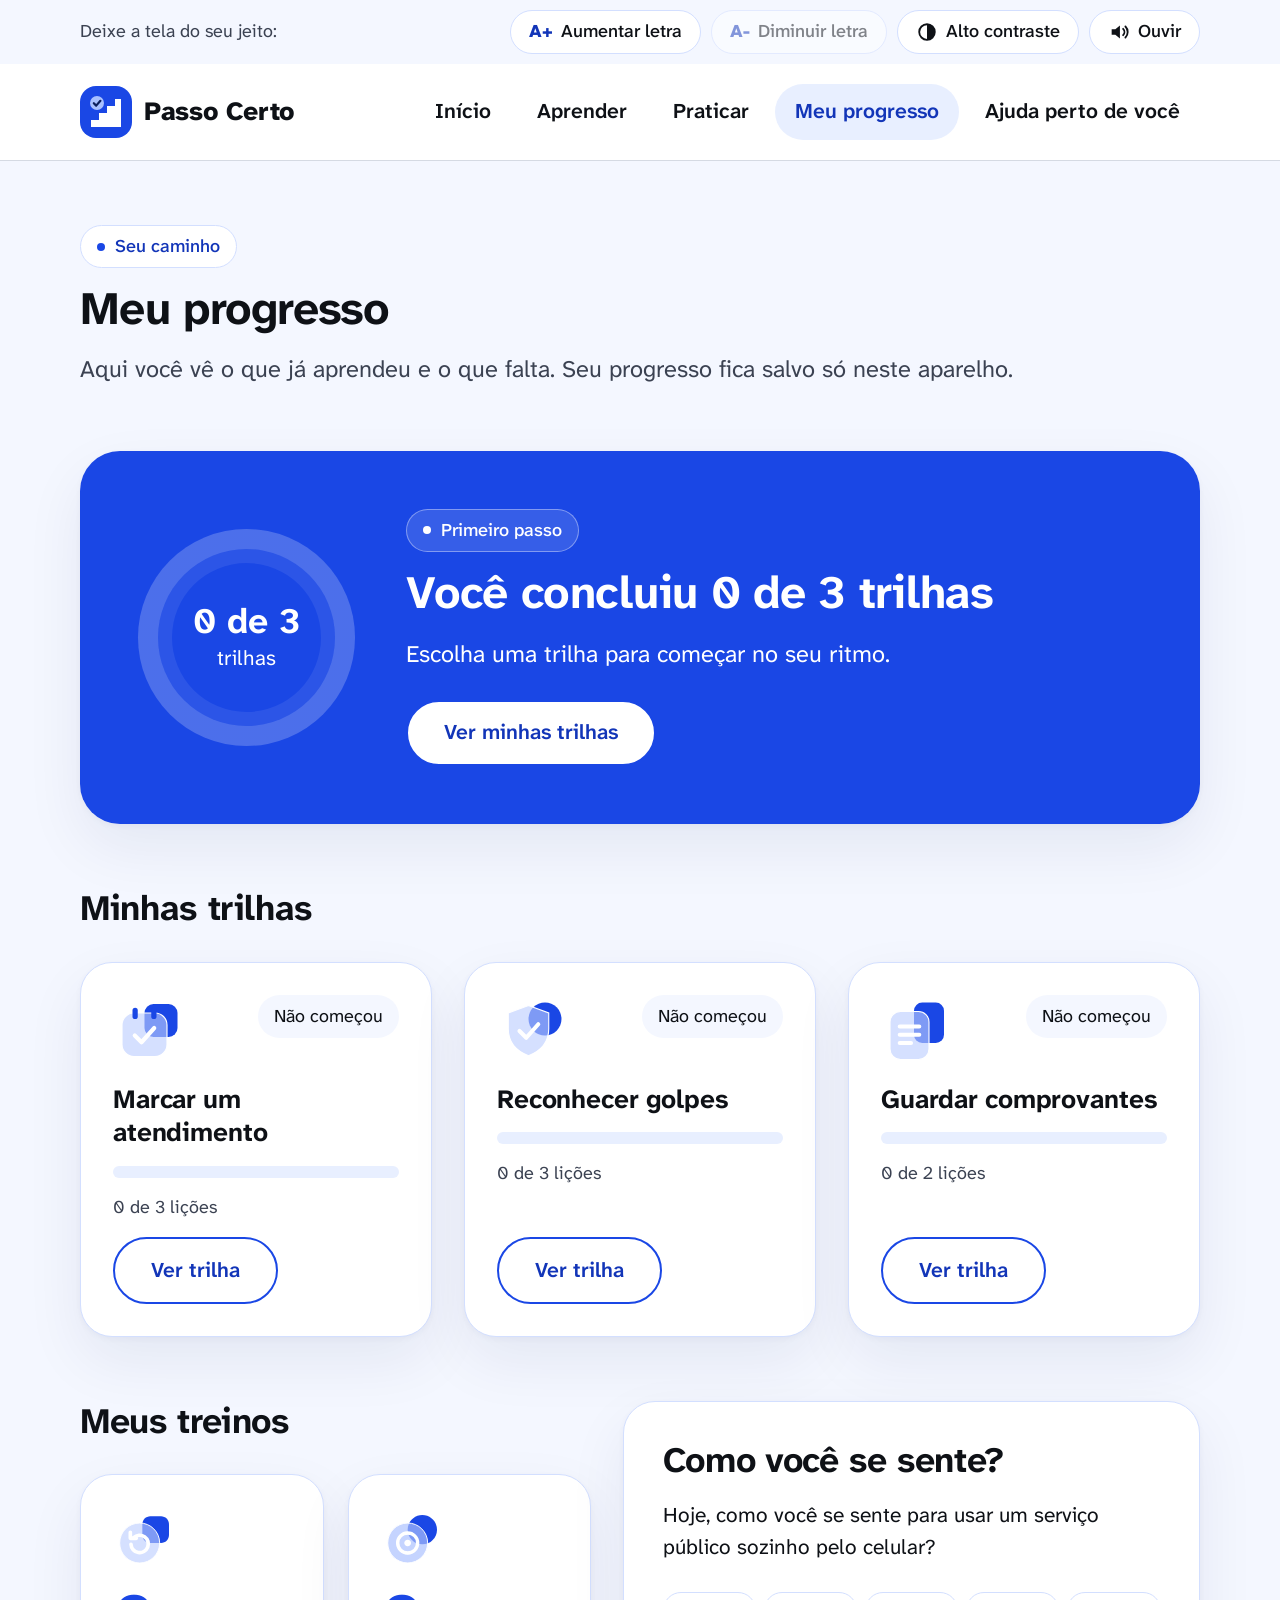
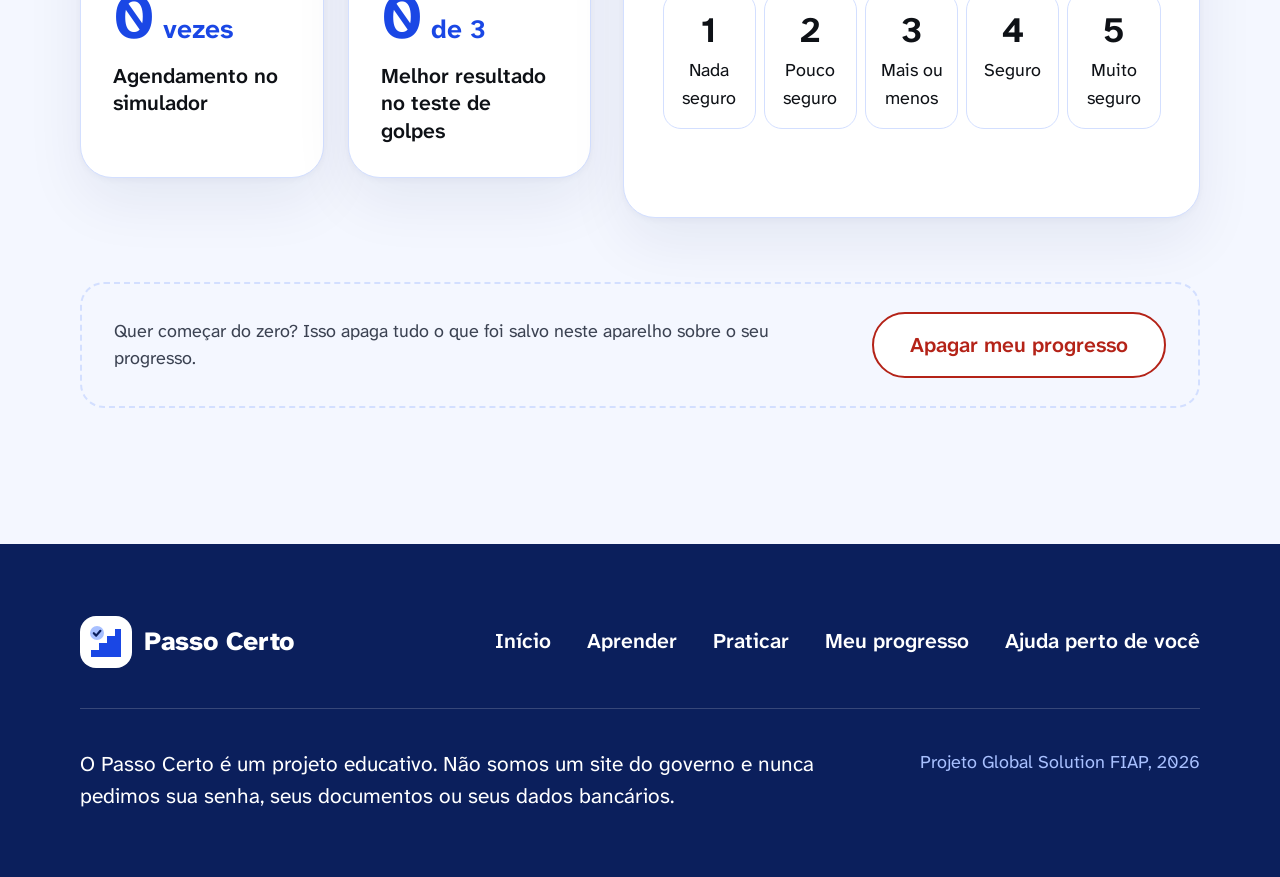
<file: progresso.html>
<!doctype html>
<html lang="pt-BR">
<head>
  <meta charset="utf-8">
  <meta name="viewport" content="width=device-width, initial-scale=1">
  <title>Meu progresso | Passo Certo</title>
  <meta name="description" content="Acompanhe suas trilhas, os treinos e como você se sente ao usar serviços públicos pelo celular.">
  <link rel="preconnect" href="https://fonts.googleapis.com">
  <link rel="preconnect" href="https://fonts.gstatic.com" crossorigin>
  <link href="https://fonts.googleapis.com/css2?family=Atkinson+Hyperlegible+Next:wght@400;500;600;700;800&display=swap" rel="stylesheet">
  <link rel="stylesheet" href="css/style.css">
  <link rel="stylesheet" href="css/progresso.css">
  <script src="js/dados-progresso.js" defer></script>
  <script src="js/progresso.js" defer></script>
  <script src="js/main.js" defer></script>
</head>
<body>

  <!-- Ícones usados no site. Cada um é chamado com <use href="#id">. -->
  <svg xmlns="http://www.w3.org/2000/svg" style="display:none">
    <symbol id="logo-azul" viewBox="0 0 52 52"><rect width="52" height="52" rx="16" fill="#1A47E5"/><path d="M11 41V34H19V27H27V20H35V13H41V41H11Z" fill="#fff"/><circle cx="17" cy="17" r="7" fill="#A8C0FF"/><path d="M13.8 17.2l2.4 2.4 4.2-4.8" stroke="#0B1F5C" stroke-width="2.2" stroke-linecap="round" stroke-linejoin="round" fill="none"/></symbol>
    <symbol id="logo-branco" viewBox="0 0 52 52"><rect width="52" height="52" rx="16" fill="#fff"/><path d="M11 41V34H19V27H27V20H35V13H41V41H11Z" fill="#1A47E5"/><circle cx="17" cy="17" r="7" fill="#A8C0FF"/><path d="M13.8 17.2l2.4 2.4 4.2-4.8" stroke="#0B1F5C" stroke-width="2.2" stroke-linecap="round" stroke-linejoin="round" fill="none"/></symbol>

    <symbol id="i-som" viewBox="0 0 24 24"><path d="M4 9v6h4l5 4V5L8 9H4z" fill="currentColor"/><path d="M16.5 8.5a5 5 0 0 1 0 7M19 6a8.5 8.5 0 0 1 0 12" stroke="currentColor" stroke-width="2" stroke-linecap="round" fill="none"/></symbol>
    <symbol id="i-contraste" viewBox="0 0 24 24"><circle cx="12" cy="12" r="8.5" stroke="currentColor" stroke-width="2" fill="none"/><path d="M12 3.5a8.5 8.5 0 0 1 0 17z" fill="currentColor"/></symbol>
    <symbol id="i-menu" viewBox="0 0 24 24"><path d="M4 7h16M4 12h16M4 17h16" stroke="currentColor" stroke-width="2.4" stroke-linecap="round" fill="none"/></symbol>
    <symbol id="i-fechar" viewBox="0 0 24 24"><path d="M6 6l12 12M18 6L6 18" stroke="currentColor" stroke-width="2.4" stroke-linecap="round" fill="none"/></symbol>
    <symbol id="i-seta" viewBox="0 0 24 24"><path d="M9 6l6 6-6 6" stroke="currentColor" stroke-width="2.4" stroke-linecap="round" stroke-linejoin="round" fill="none"/></symbol>
    <symbol id="i-escudo" viewBox="0 0 30 30"><path d="M15 3l10 4v7c0 6.5-4.3 11.5-10 13-5.7-1.5-10-6.5-10-13V7l10-4z" fill="#A8C0FF"/><path d="M10.5 15l3.2 3.2 6-6.4" stroke="#0B1F5C" stroke-width="2.6" stroke-linecap="round" stroke-linejoin="round" fill="none"/></symbol>

    <!-- Ícones de vidro: forma sólida atrás, camada translúcida na frente, símbolo branco -->
    <symbol id="g-letra" viewBox="0 0 96 96"><rect x="46" y="12" width="40" height="40" rx="12" fill="#1A47E5"/><rect x="10" y="24" width="60" height="58" rx="16" fill="#BCCDFF" fill-opacity=".62" stroke="#fff" stroke-width="1.5"/><path d="M24 68l12-30 12 30M28.5 58h15" stroke="#fff" stroke-width="5.5" stroke-linecap="round" stroke-linejoin="round" fill="none"/><path d="M66 24v16M58 32h16" stroke="#fff" stroke-width="5" stroke-linecap="round"/></symbol>
    <symbol id="g-menos" viewBox="0 0 96 96"><rect x="46" y="12" width="40" height="40" rx="12" fill="#1A47E5"/><rect x="10" y="24" width="60" height="58" rx="16" fill="#BCCDFF" fill-opacity=".62" stroke="#fff" stroke-width="1.5"/><path d="M24 68l12-30 12 30M28.5 58h15" stroke="#fff" stroke-width="5.5" stroke-linecap="round" stroke-linejoin="round" fill="none"/><path d="M58 32h16" stroke="#fff" stroke-width="5" stroke-linecap="round"/></symbol>
    <symbol id="g-contraste" viewBox="0 0 96 96"><circle cx="58" cy="48" r="28" fill="#1A47E5"/><circle cx="38" cy="48" r="28" fill="#BCCDFF" fill-opacity=".62" stroke="#fff" stroke-width="1.5"/></symbol>
    <symbol id="g-som" viewBox="0 0 96 96"><circle cx="66" cy="38" r="20" fill="#1A47E5"/><rect x="10" y="22" width="60" height="54" rx="16" fill="#BCCDFF" fill-opacity=".62" stroke="#fff" stroke-width="1.5"/><path d="M24 42v14h9l11 9V33l-11 9h-9z" fill="#fff"/><path d="M51 41a10 10 0 0 1 0 16M56 35a18 18 0 0 1 0 28" stroke="#fff" stroke-width="4.5" stroke-linecap="round" fill="none"/></symbol>
    <symbol id="g-calendario" viewBox="0 0 96 96"><rect x="42" y="12" width="44" height="44" rx="12" fill="#1A47E5"/><rect x="12" y="24" width="60" height="58" rx="16" fill="#BCCDFF" fill-opacity=".62" stroke="#fff" stroke-width="1.5"/><rect x="26" y="17" width="7" height="15" rx="3.5" fill="#1A47E5"/><rect x="51" y="17" width="7" height="15" rx="3.5" fill="#1A47E5"/><path d="M29 54l9 9 17-19" stroke="#fff" stroke-width="5.5" stroke-linecap="round" stroke-linejoin="round" fill="none"/></symbol>
    <symbol id="g-escudo" viewBox="0 0 96 96"><circle cx="64" cy="32" r="22" fill="#1A47E5"/><path d="M42 14l27 10v21c0 18-11.5 30-27 36-15.5-6-27-18-27-36V24l27-10z" fill="#BCCDFF" fill-opacity=".62" stroke="#fff" stroke-width="1.5"/><path d="M30 48l9 9 16-18" stroke="#fff" stroke-width="5.5" stroke-linecap="round" stroke-linejoin="round" fill="none"/></symbol>
    <symbol id="g-documento" viewBox="0 0 96 96"><rect x="44" y="10" width="40" height="54" rx="11" fill="#1A47E5"/><rect x="12" y="22" width="52" height="64" rx="14" fill="#BCCDFF" fill-opacity=".62" stroke="#fff" stroke-width="1.5"/><path d="M25 42h26M25 53h26M25 64h15" stroke="#fff" stroke-width="5.5" stroke-linecap="round"/></symbol>
  </svg>

  <a class="pular" href="#conteudo">Pular para o conteúdo</a>

  <!-- header -->
  <header class="cabecalho">
    <div class="barra-acess">
      <div class="container barra-acess__linha">
        <p>Deixe a tela do seu jeito:</p>
        <div class="controles" role="group" aria-label="Ajustes de leitura">
          <button type="button" class="controle" data-acao="aumentar"><span class="controle__marca" aria-hidden="true">A+</span>Aumentar letra</button>
          <button type="button" class="controle" data-acao="diminuir"><span class="controle__marca" aria-hidden="true">A-</span>Diminuir letra</button>
          <button type="button" class="controle" data-acao="contraste" aria-pressed="false"><svg aria-hidden="true"><use href="#i-contraste"/></svg>Alto contraste</button>
          <button type="button" class="controle" data-acao="ouvir" aria-pressed="false"><svg aria-hidden="true"><use href="#i-som"/></svg><span data-rotulo="Ouvir" data-rotulo-parar="Parar">Ouvir</span></button>
        </div>
      </div>
    </div>

    <div class="container nav-linha">
      <a class="logo" href="index.html">
        <svg aria-hidden="true"><use href="#logo-azul"/></svg>
        <span>Passo Certo</span>
      </a>

      <nav class="nav-desktop" aria-label="Principal">
        <ul>
          <li><a href="index.html">Início</a></li>
          <li><a href="index.html#trilhas">Aprender</a></li>
          <li><a href="praticar.html">Praticar</a></li>
          <li><a href="progresso.html" aria-current="page">Meu progresso</a></li>
          <li><a href="index.html#ajuda-titulo">Ajuda perto de você</a></li>
        </ul>
      </nav>

      <div class="acoes-mobile">
        <button type="button" class="btn-aa" data-acao="abrir" aria-controls="painel-ajustes" aria-expanded="false" aria-label="Ajustes de leitura">Aa</button>
        <button type="button" class="btn-menu" data-acao="abrir" aria-controls="menu-mobile" aria-expanded="false">
          <svg aria-hidden="true"><use href="#i-menu"/></svg>Menu
        </button>
      </div>
    </div>
  </header>

  <!-- header mobile opened -->
  <div class="menu-mobile" id="menu-mobile" role="dialog" aria-modal="true" aria-label="Menu" hidden>
    <div class="menu-mobile__topo">
      <a class="logo" href="index.html">
        <svg aria-hidden="true"><use href="#logo-azul"/></svg>
        <span>Passo Certo</span>
      </a>
      <button type="button" class="botao-fechar" data-acao="fechar">
        <svg aria-hidden="true"><use href="#i-fechar"/></svg>Fechar
      </button>
    </div>

    <div class="menu-mobile__corpo">
      <nav aria-label="Menu principal">
        <ul class="menu-lista">
          <li><a href="index.html">Início<svg aria-hidden="true"><use href="#i-seta"/></svg></a></li>
          <li><a href="index.html#trilhas">Aprender<svg aria-hidden="true"><use href="#i-seta"/></svg></a></li>
          <li><a href="praticar.html">Praticar<svg aria-hidden="true"><use href="#i-seta"/></svg></a></li>
          <li><a href="progresso.html" aria-current="page">Meu progresso<svg aria-hidden="true"><use href="#i-seta"/></svg></a></li>
          <li><a href="index.html#ajuda-titulo">Ajuda perto de você<svg aria-hidden="true"><use href="#i-seta"/></svg></a></li>
        </ul>
      </nav>

      <hr>

      <section class="menu-ajustes" aria-labelledby="menu-ajustes-titulo">
        <h2 class="etiqueta" id="menu-ajustes-titulo">Ajustes de leitura</h2>
        <div class="ajustes-grade">
          <button type="button" class="bloco" data-acao="aumentar"><svg aria-hidden="true"><use href="#g-letra"/></svg>Aumentar letra</button>
          <button type="button" class="bloco" data-acao="diminuir"><svg aria-hidden="true"><use href="#g-menos"/></svg>Diminuir letra</button>
          <button type="button" class="bloco" data-acao="contraste" aria-pressed="false"><svg aria-hidden="true"><use href="#g-contraste"/></svg>Alto contraste</button>
          <button type="button" class="bloco" data-acao="ouvir" aria-pressed="false"><svg aria-hidden="true"><use href="#g-som"/></svg><span data-rotulo="Ouvir a página" data-rotulo-parar="Parar a leitura">Ouvir a página</span></button>
        </div>
      </section>

      <p class="aviso-seguro">
        <svg aria-hidden="true"><use href="#i-escudo"/></svg>
        Nunca pedimos sua senha, seus documentos ou seus dados bancários.
      </p>
    </div>
  </div>

  <!-- Painel ajustes aA -->
  <div class="folha" id="painel-ajustes" role="dialog" aria-modal="true" aria-labelledby="folha-titulo" hidden>
    <div class="folha__fundo" data-acao="fechar"></div>
    <div class="folha__caixa">
      <div class="folha__topo">
        <h2 class="titulo-3" id="folha-titulo">Ajustes de leitura</h2>
        <button type="button" class="botao-fechar" data-acao="fechar">
          <svg aria-hidden="true"><use href="#i-fechar"/></svg>Fechar
        </button>
      </div>
      <div class="ajustes-grade">
        <button type="button" class="bloco" data-acao="aumentar"><svg aria-hidden="true"><use href="#g-letra"/></svg>Aumentar letra</button>
        <button type="button" class="bloco" data-acao="diminuir"><svg aria-hidden="true"><use href="#g-menos"/></svg>Diminuir letra</button>
        <button type="button" class="bloco" data-acao="contraste" aria-pressed="false"><svg aria-hidden="true"><use href="#g-contraste"/></svg>Alto contraste</button>
        <button type="button" class="bloco" data-acao="ouvir" aria-pressed="false"><svg aria-hidden="true"><use href="#g-som"/></svg><span data-rotulo="Ouvir a página" data-rotulo-parar="Parar a leitura">Ouvir a página</span></button>
      </div>
      <p class="folha__nota">Suas escolhas ficam salvas neste aparelho.</p>
    </div>
  </div>

  
  <main id="conteudo" tabindex="-1" class="progresso">
    <div class="container pc-secoes">
      <header>
        <span class="etiqueta">Seu caminho</span>
        <h1 class="titulo-1">Meu progresso</h1>
        <p class="texto-grande">Aqui você vê o que já aprendeu e o que falta. Seu progresso fica salvo só neste aparelho.</p>
      </header>
      <section class="pc-resumo" aria-labelledby="pc-total">
        <div class="pc-anel" aria-hidden="true"><span><strong id="pc-contagem">0 de 3</strong>trilhas</span></div>
        <div>
          <span class="etiqueta" id="pc-incentivo">Primeiro passo</span>
          <h2 class="titulo-1" id="pc-total">Você concluiu 0 de 3 trilhas</h2>
          <p id="pc-proxima">Escolha uma trilha para começar no seu ritmo.</p>
          <a class="botao botao--secundario" id="pc-continuar" href="#minhas-trilhas">Escolher uma trilha</a>
        </div>
      </section>
      <section id="minhas-trilhas">
        <h2 class="titulo-2">Minhas trilhas</h2>
        <div class="pc-trilhas">
          <article class="pc-cartao pc-trilha" data-trilha="agendamento">
            <div class="pc-topo">
              <svg aria-hidden="true"><use href="#g-calendario"/></svg>
              <span class="pc-estado">Não começou</span>
            </div>
            <h3 class="titulo-3">Marcar um atendimento</h3>
            <progress value="0" max="3" aria-label="Lições concluídas em Marcar um atendimento"></progress>
            <p class="pc-licoes">0 de 3 lições</p>
            <a class="botao botao--secundario" href="index.html#trilha-agendamento">Ver trilha<span class="sr-only"> Marcar um atendimento</span></a>
          </article>
          <article class="pc-cartao pc-trilha" data-trilha="golpes">
            <div class="pc-topo">
              <svg aria-hidden="true"><use href="#g-escudo"/></svg>
              <span class="pc-estado">Não começou</span>
            </div>
            <h3 class="titulo-3">Reconhecer golpes</h3>
            <progress value="0" max="3" aria-label="Lições concluídas em Reconhecer golpes"></progress>
            <p class="pc-licoes">0 de 3 lições</p>
            <a class="botao botao--secundario" href="index.html#trilha-golpes">Ver trilha<span class="sr-only"> Reconhecer golpes</span></a>
          </article>
          <article class="pc-cartao pc-trilha" data-trilha="comprovantes">
            <div class="pc-topo">
              <svg aria-hidden="true"><use href="#g-documento"/></svg>
              <span class="pc-estado">Não começou</span>
            </div>
            <h3 class="titulo-3">Guardar comprovantes</h3>
            <progress value="0" max="2" aria-label="Lições concluídas em Guardar comprovantes"></progress>
            <p class="pc-licoes">0 de 2 lições</p>
            <a class="botao botao--secundario" href="index.html#trilha-comprovantes">Ver trilha<span class="sr-only"> Guardar comprovantes</span></a>
          </article>
        </div>
      </section>
      <div class="pc-detalhes">
        <section>
          <h2 class="titulo-2">Meus treinos</h2>
          <div class="pc-treinos">
            <article class="pc-cartao">
              <img src="img/Ícone · refazer.svg" alt="" width="64" height="64">
              <p class="pc-numero"><strong id="pc-agendas">0</strong> <span id="pc-vezes">vezes</span></p>
              <h3>Agendamento no simulador</h3>
            </article>
            <article class="pc-cartao">
              <span class="pc-alvo" aria-hidden="true">
                <img src="img/alvo-fundo.svg" alt="">
                <img src="img/alvo-frente.svg" alt="">
                <img src="img/Ícone · alvo.svg" alt="">
              </span>
              <p class="pc-numero"><strong id="pc-acertos">0</strong> de <span id="pc-perguntas">3</span></p>
              <h3>Melhor resultado no teste de golpes</h3>
            </article>
          </div>
        </section>
        <section class="pc-cartao pc-sentimento">
          <h2 class="titulo-2">Como você se sente?</h2>
          <p id="pc-pergunta">Hoje, como você se sente para usar um serviço público sozinho pelo celular?</p>
          <div class="pc-opcoes" role="radiogroup" aria-labelledby="pc-pergunta">
            <label><input type="radio" name="seguranca" value="1"><span><strong>1</strong>Nada seguro</span></label>
            <label><input type="radio" name="seguranca" value="2"><span><strong>2</strong>Pouco seguro</span></label>
            <label><input type="radio" name="seguranca" value="3"><span><strong>3</strong>Mais ou menos</span></label>
            <label><input type="radio" name="seguranca" value="4"><span><strong>4</strong>Seguro</span></label>
            <label><input type="radio" name="seguranca" value="5"><span><strong>5</strong>Muito seguro</span></label>
          </div>
          <p class="pc-feedback" role="status"></p>
        </section>
      </div>
      <div class="pc-apagar">
        <p>Quer começar do zero? Isso apaga tudo o que foi salvo neste aparelho sobre o seu progresso.</p>
        <button class="botao botao--secundario" id="pc-apagar" type="button">Apagar meu progresso</button>
      </div>
    </div>
  </main>

  <!-- footer -->
  <footer class="rodape">
    <div class="container">
      <div class="rodape__topo">
        <a class="logo" href="index.html">
          <svg aria-hidden="true"><use href="#logo-branco"/></svg>
          <span>Passo Certo</span>
        </a>
        <nav aria-label="Rodapé">
          <ul>
            <li><a href="index.html">Início</a></li>
            <li><a href="index.html#trilhas">Aprender</a></li>
            <li><a href="praticar.html">Praticar</a></li>
            <li><a href="progresso.html" aria-current="page">Meu progresso</a></li>
            <li><a href="index.html#ajuda-titulo">Ajuda perto de você</a></li>
          </ul>
        </nav>
      </div>
      <hr>
      <div class="rodape__base">
        <p class="rodape__aviso">O Passo Certo é um projeto educativo. Não somos um site do governo e nunca pedimos sua senha, seus documentos ou seus dados bancários.</p>
        <p class="rodape__credito">Projeto Global Solution FIAP, 2026</p>
      </div>
    </div>
  </footer>

  <!-- Mensagens lidas pelo leitor de tela depois de cada ajuste -->
  <div class="sr-only" id="aviso" aria-live="polite"></div>
</body>
</html>
</file>
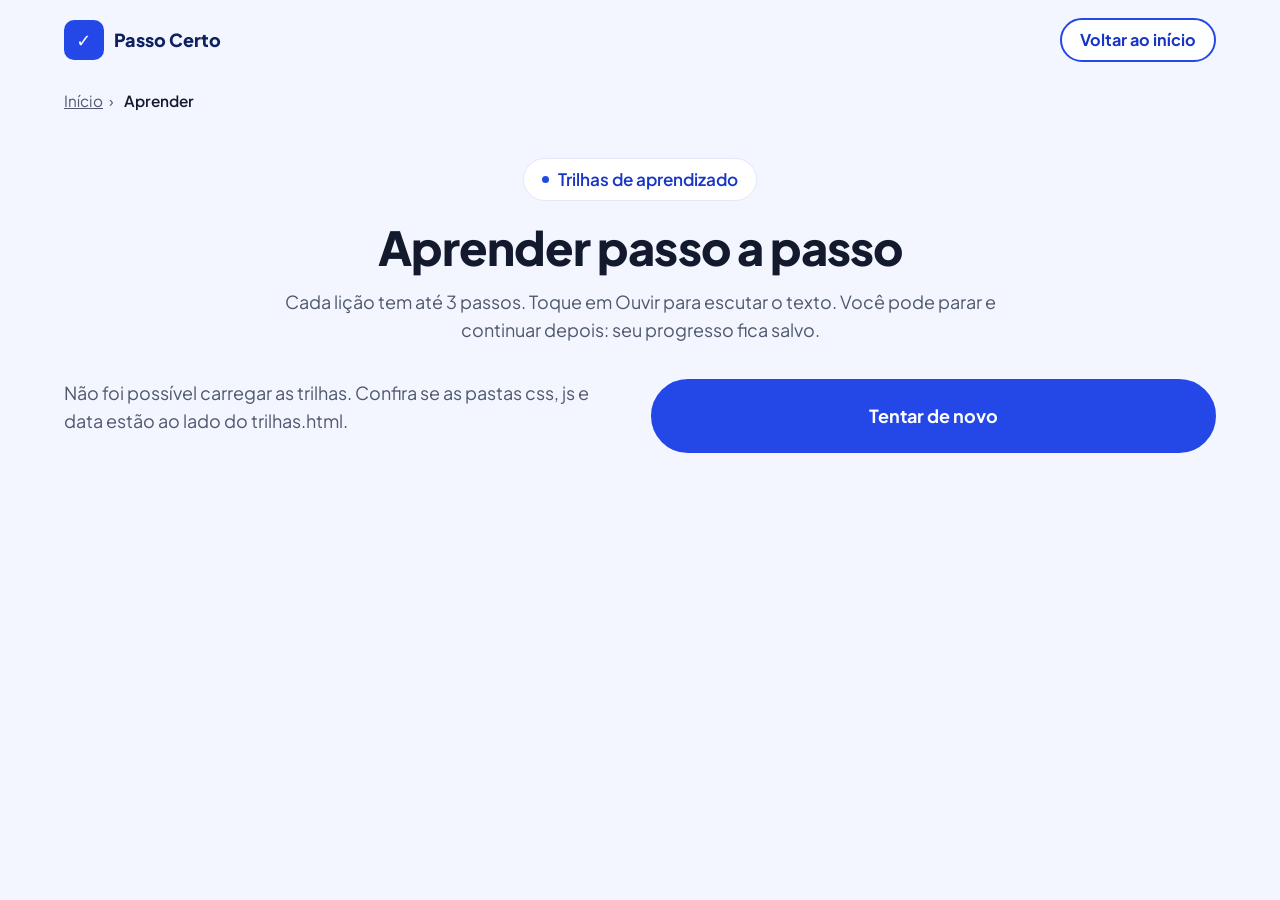
<file: trilhas.html>
<!DOCTYPE html>
<html lang="pt-BR">
<head>
  <meta charset="UTF-8">
  <meta name="viewport" content="width=device-width, initial-scale=1">
  <meta name="description" content="Aprenda passo a passo a usar serviços públicos pelo celular com o Passo Certo.">
  <title>Aprender | Passo Certo</title>
  <link rel="preconnect" href="https://fonts.googleapis.com">
  <link rel="stylesheet" href="https://fonts.googleapis.com/css2?family=Plus+Jakarta+Sans:wght@400;600;800&display=swap">
  <link rel="stylesheet" href="/css/css-trilhas/trilhas.css">
  <script src="/data/trilhas-dados.js" defer></script>
  <script src="/js/trilhas.js" defer></script>
</head>
<body>
  <a class="skip-link" href="#conteudo">Pular para o conteúdo</a>

  <header class="topo">
    <span class="marca"><span class="marca-sinal" aria-hidden="true">✓</span>Passo Certo</span>
    <a class="botao botao-leve" href="index.html">Voltar ao início</a>
  </header>

  <main id="conteudo" tabindex="-1">
    <nav class="migalhas" aria-label="Você está em">
      <ol>
        <li><a href="index.html">Início</a></li>
        <li>
          <button type="button" class="link" id="mig-aprender" hidden>Aprender</button>
          <span id="mig-aprender-atual" aria-current="page">Aprender</span>
        </li>
        <li id="mig-trilha-li" hidden><span id="mig-trilha" aria-current="page"></span></li>
      </ol>
    </nav>

    <!-- 1. Catálogo -->
    <section id="tela-catalogo" aria-labelledby="titulo-pagina">
      <div class="centro bloco-escolha">
        <p class="chip">Trilhas de aprendizado</p>
        <div class="centro">
          <h1 id="titulo-pagina">Aprender passo a passo</h1>
          <p class="abertura">Cada lição tem até 3 passos. Toque em Ouvir para escutar o texto. Você pode parar e continuar depois: seu progresso fica salvo.</p>
        </div>
      </div>
      <div class="trilhas" id="lista-trilhas" aria-live="polite">
        <p class="aviso">Carregando as trilhas...</p>
      </div>
    </section>

    <!-- 2. Lição -->
    <section id="tela-licao" hidden aria-labelledby="titulo-trilha-h">
      <h1 id="titulo-trilha-h"></h1>
      <p class="subtitulo" id="subtitulo"></p>

      <div class="licao-grade">
        <aside class="lateral">
          <nav class="cartao licoes" aria-labelledby="titulo-licoes">
            <h2 id="titulo-licoes">Suas lições</h2>
            <div class="barra" role="progressbar" aria-valuemin="0" aria-valuenow="0" aria-valuemax="1" aria-labelledby="legenda-barra"><span id="barra-preenchida"></span></div>
            <p id="legenda-barra" class="legenda"></p>
            <ol id="lista-licoes"></ol>
          </nav>
          <div class="calma">
            <h2>Pode ir com calma</h2>
            <p>Seu progresso fica salvo. Se cansar, pare e volte depois do ponto onde parou.</p>
          </div>
        </aside>

        <article class="cartao passo" aria-labelledby="titulo-passo">
          <div class="passo-topo">
            <div>
              <p class="posicao" id="posicao" aria-live="polite"></p>
              <div class="segmentos" id="segmentos" aria-hidden="true"></div>
            </div>
            <button type="button" class="botao botao-escuro" id="ouvir" aria-pressed="false">
              <svg viewBox="0 0 24 24" width="20" height="20" aria-hidden="true" fill="currentColor"><path d="M3 9v6h4l5 4V5L7 9H3zm13.5 3a4.5 4.5 0 0 0-2.5-4v8a4.5 4.5 0 0 0 2.5-4z"/></svg>
              <span id="ouvir-texto">Ouvir este passo</span>
            </button>
          </div>

          <div class="ilustracao" id="ilustracao" role="img" aria-label="">
            <span class="tile" id="icone" aria-hidden="true"></span>
            <span class="mock" aria-hidden="true"><i></i><i></i><i></i><i></i></span>
          </div>

          <h2 id="titulo-passo"></h2>
          <p class="texto-passo" id="texto-passo"></p>

          <div class="acoes">
            <button type="button" class="botao botao-leve" id="anterior">Passo anterior</button>
            <button type="button" class="botao botao-principal" id="proximo">Próximo passo</button>
            <button type="button" class="botao botao-principal" id="concluir" hidden>Concluir lição</button>
          </div>
        </article>
      </div>
    </section>

    <!-- 3. Trilha concluída -->
    <section id="tela-fim" hidden aria-labelledby="titulo-fim">
      <div class="cartao fim">
        <span class="fim-selo" aria-hidden="true">✓</span>
        <h1 id="titulo-fim">Muito bem! Você terminou esta trilha.</h1>
        <p>Agora que tal praticar? No simulador você faz tudo como se fosse de verdade, sem nenhum risco.</p>
        <div class="acoes acoes-centro">
          <a class="botao botao-principal" href="simulador.html">Praticar agora</a>
          <button type="button" class="botao botao-leve" id="outra-trilha">Escolher outra trilha</button>
        </div>
      </div>
    </section>
  </main>

  <!-- Ícones decorativos das trilhas (o JS copia cada um para o cartão certo) -->
  <template id="icones">
    <svg data-icone="marcar-atendimento" viewBox="0 0 120 100" aria-hidden="true" focusable="false">
      <defs><linearGradient id="gA" x1="0" y1="0" x2="1" y2="1"><stop offset="0" stop-color="#e6edff"/><stop offset="1" stop-color="#a9bdfc"/></linearGradient></defs>
      <rect x="48" y="10" width="54" height="52" rx="15" fill="#1d44d6"/>
      <rect x="14" y="28" width="58" height="58" rx="15" fill="url(#gA)"/>
      <rect x="27" y="19" width="7" height="15" rx="3.5" fill="#2448e8"/><rect x="51" y="19" width="7" height="15" rx="3.5" fill="#2448e8"/>
      <path d="M30 58l9 9 18-19" fill="none" stroke="#fff" stroke-width="7" stroke-linecap="round" stroke-linejoin="round"/>
    </svg>
    <svg data-icone="reconhecer-golpes" viewBox="0 0 120 100" aria-hidden="true" focusable="false">
      <defs><linearGradient id="gB" x1="0" y1="0" x2="1" y2="1"><stop offset="0" stop-color="#e6edff"/><stop offset="1" stop-color="#a9bdfc"/></linearGradient></defs>
      <circle cx="84" cy="32" r="26" fill="#1d44d6"/>
      <path d="M44 16l28 10v26c0 17-13 28-28 36-15-8-28-19-28-36V26z" fill="url(#gB)"/>
      <path d="M31 54l10 10 18-19" fill="none" stroke="#fff" stroke-width="7" stroke-linecap="round" stroke-linejoin="round"/>
    </svg>
    <svg data-icone="guardar-comprovantes" viewBox="0 0 120 100" aria-hidden="true" focusable="false">
      <defs><linearGradient id="gC" x1="0" y1="0" x2="1" y2="1"><stop offset="0" stop-color="#e6edff"/><stop offset="1" stop-color="#a9bdfc"/></linearGradient></defs>
      <rect x="60" y="8" width="44" height="62" rx="13" fill="#1d44d6"/>
      <rect x="14" y="28" width="56" height="58" rx="14" fill="url(#gC)"/>
      <rect x="26" y="44" width="32" height="7" rx="3.5" fill="#fff"/><rect x="26" y="57" width="32" height="7" rx="3.5" fill="#fff"/><rect x="26" y="70" width="20" height="7" rx="3.5" fill="#fff"/>
    </svg>
    <svg data-icone="relogio" viewBox="0 0 24 24" aria-hidden="true" focusable="false" fill="none" stroke="currentColor" stroke-width="2" stroke-linecap="round" stroke-linejoin="round"><circle cx="12" cy="12" r="9"/><path d="M12 7v5l3 2"/></svg>
  </template>

  <p class="sr-only" id="anuncio" role="status" aria-live="polite"></p>
</body>
</html>
</file>
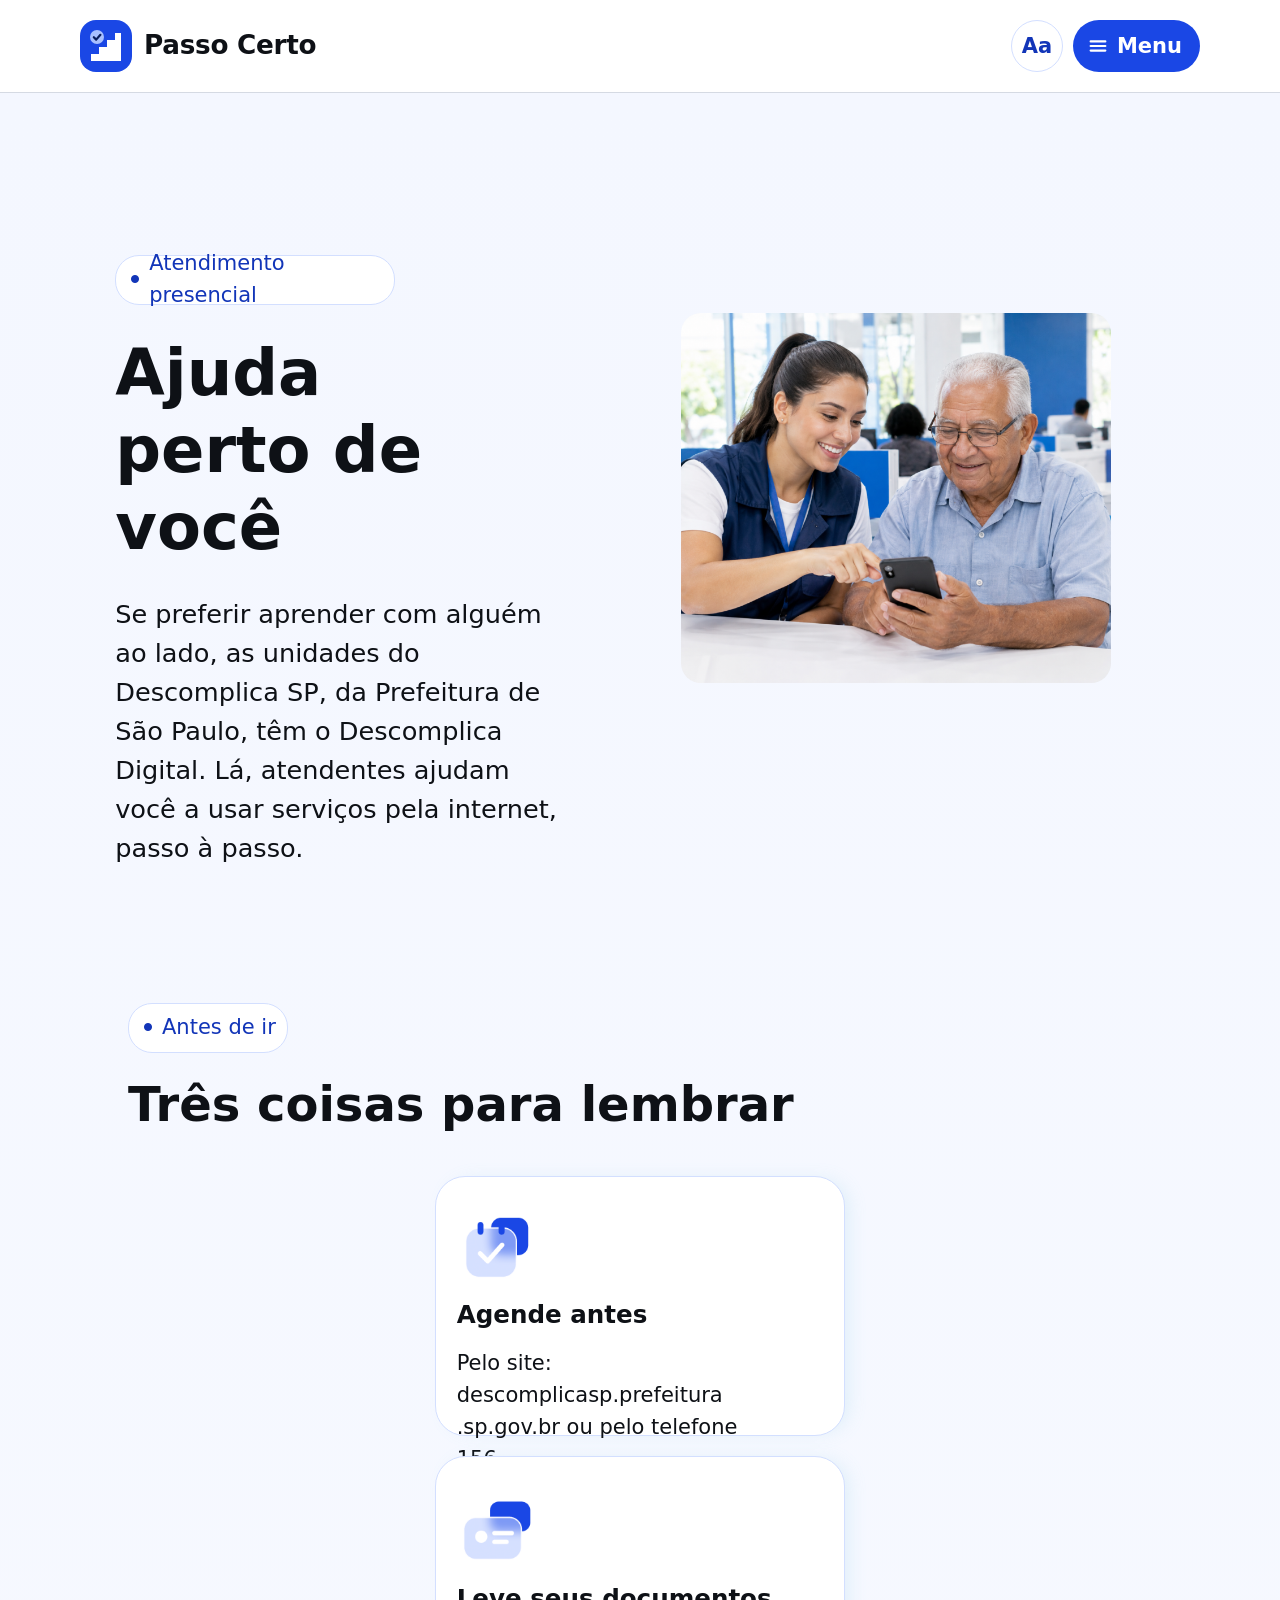
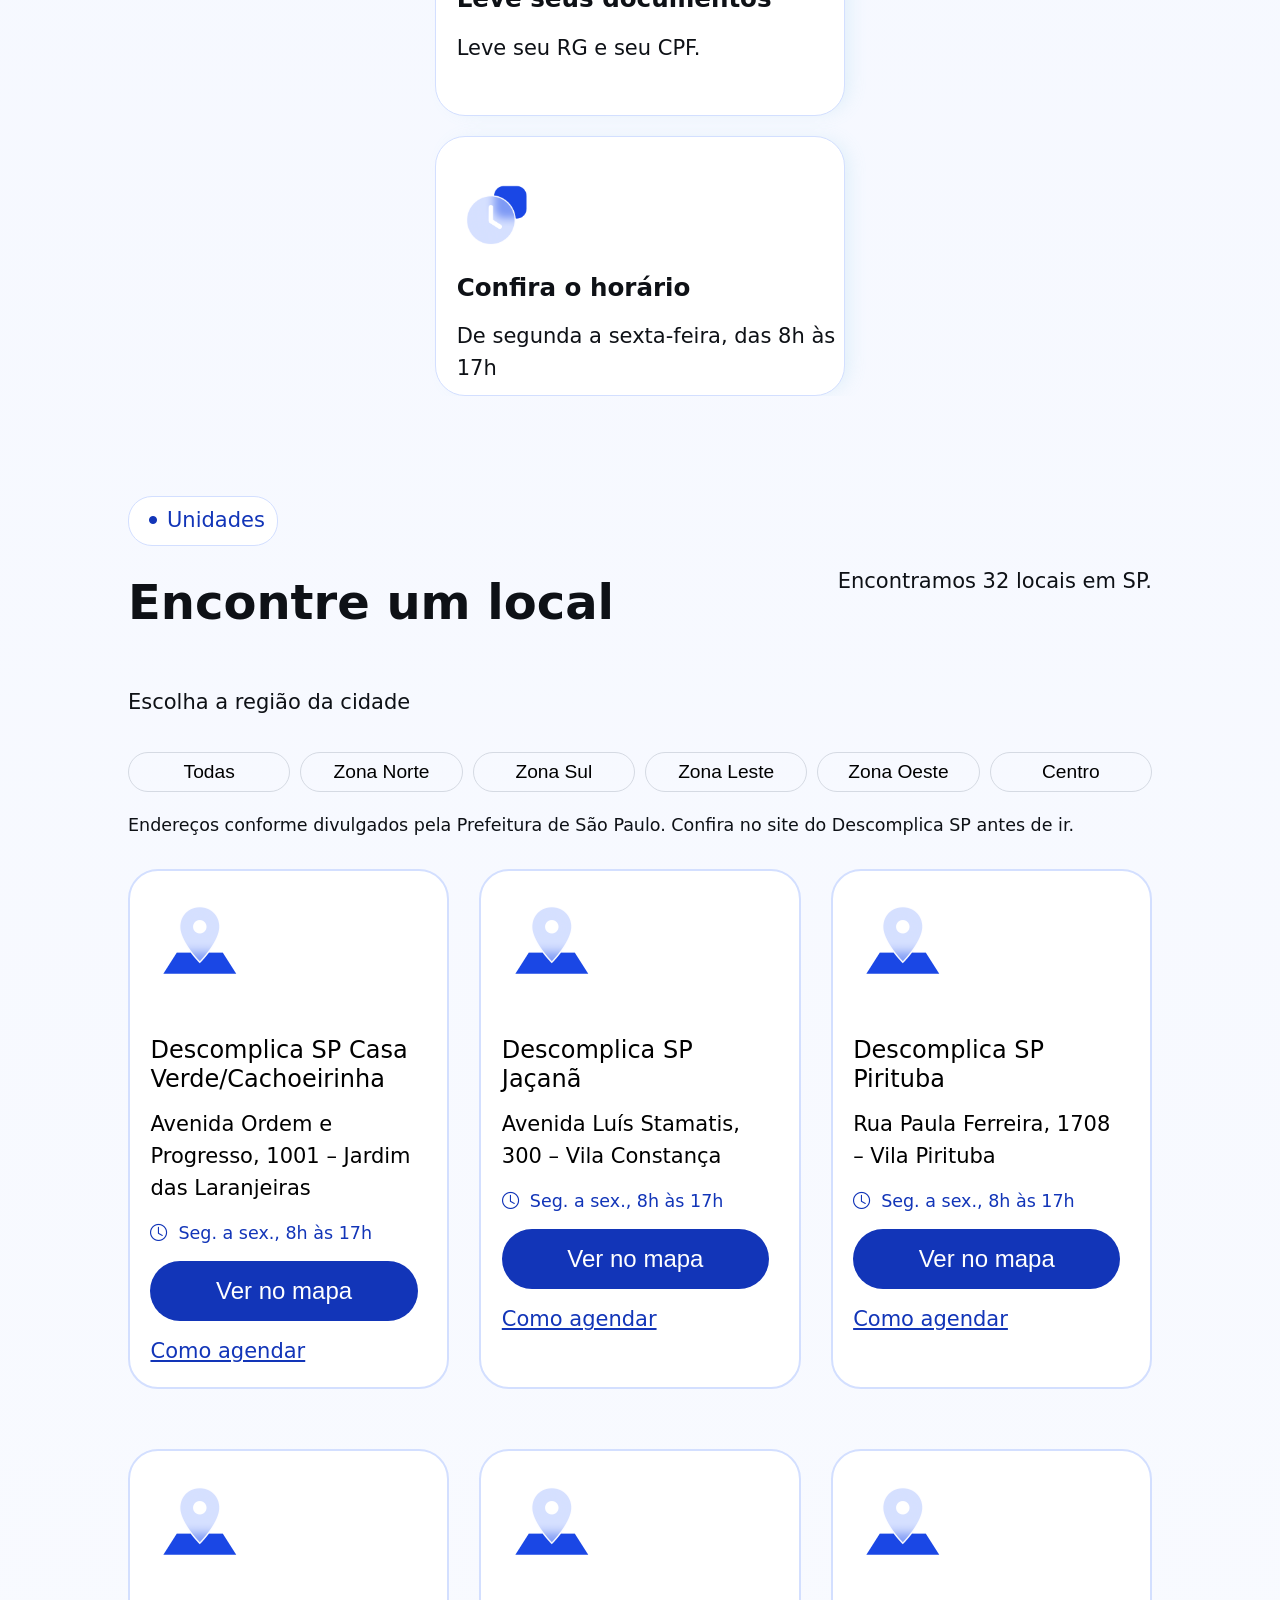
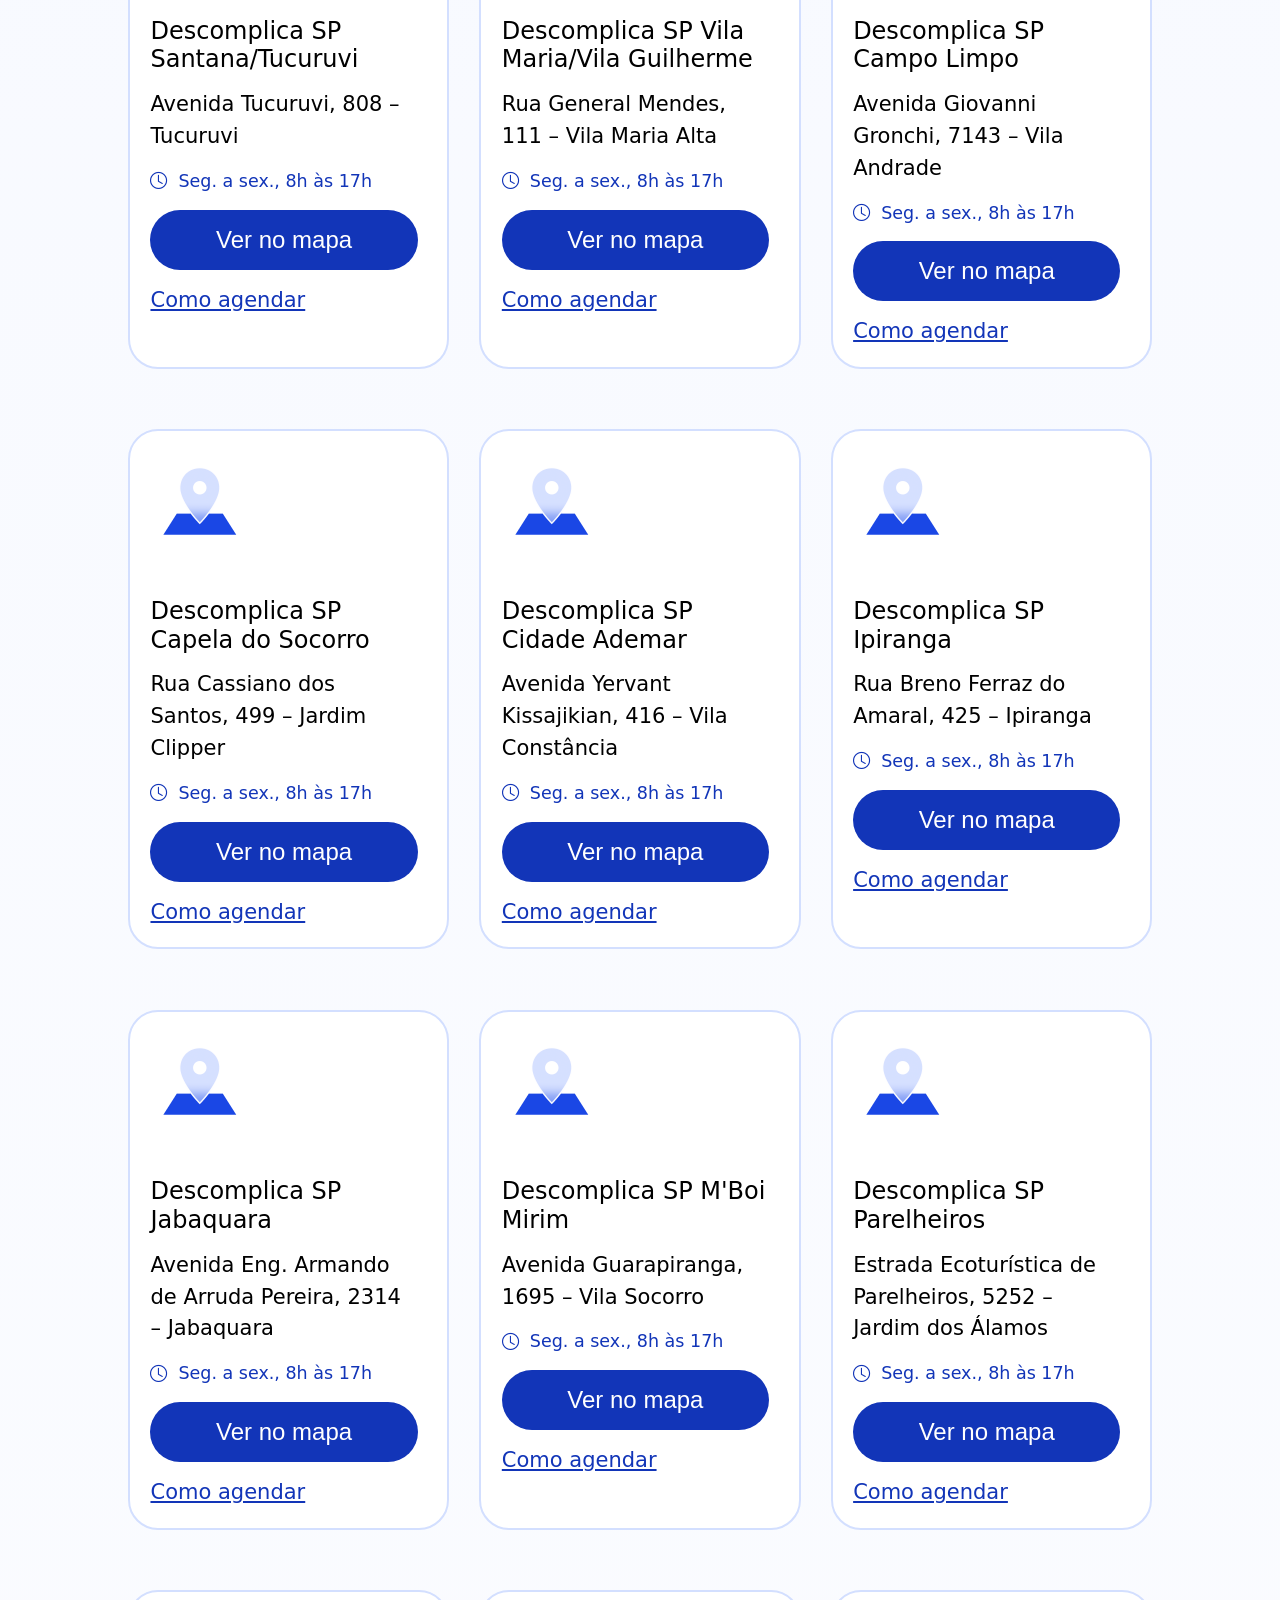
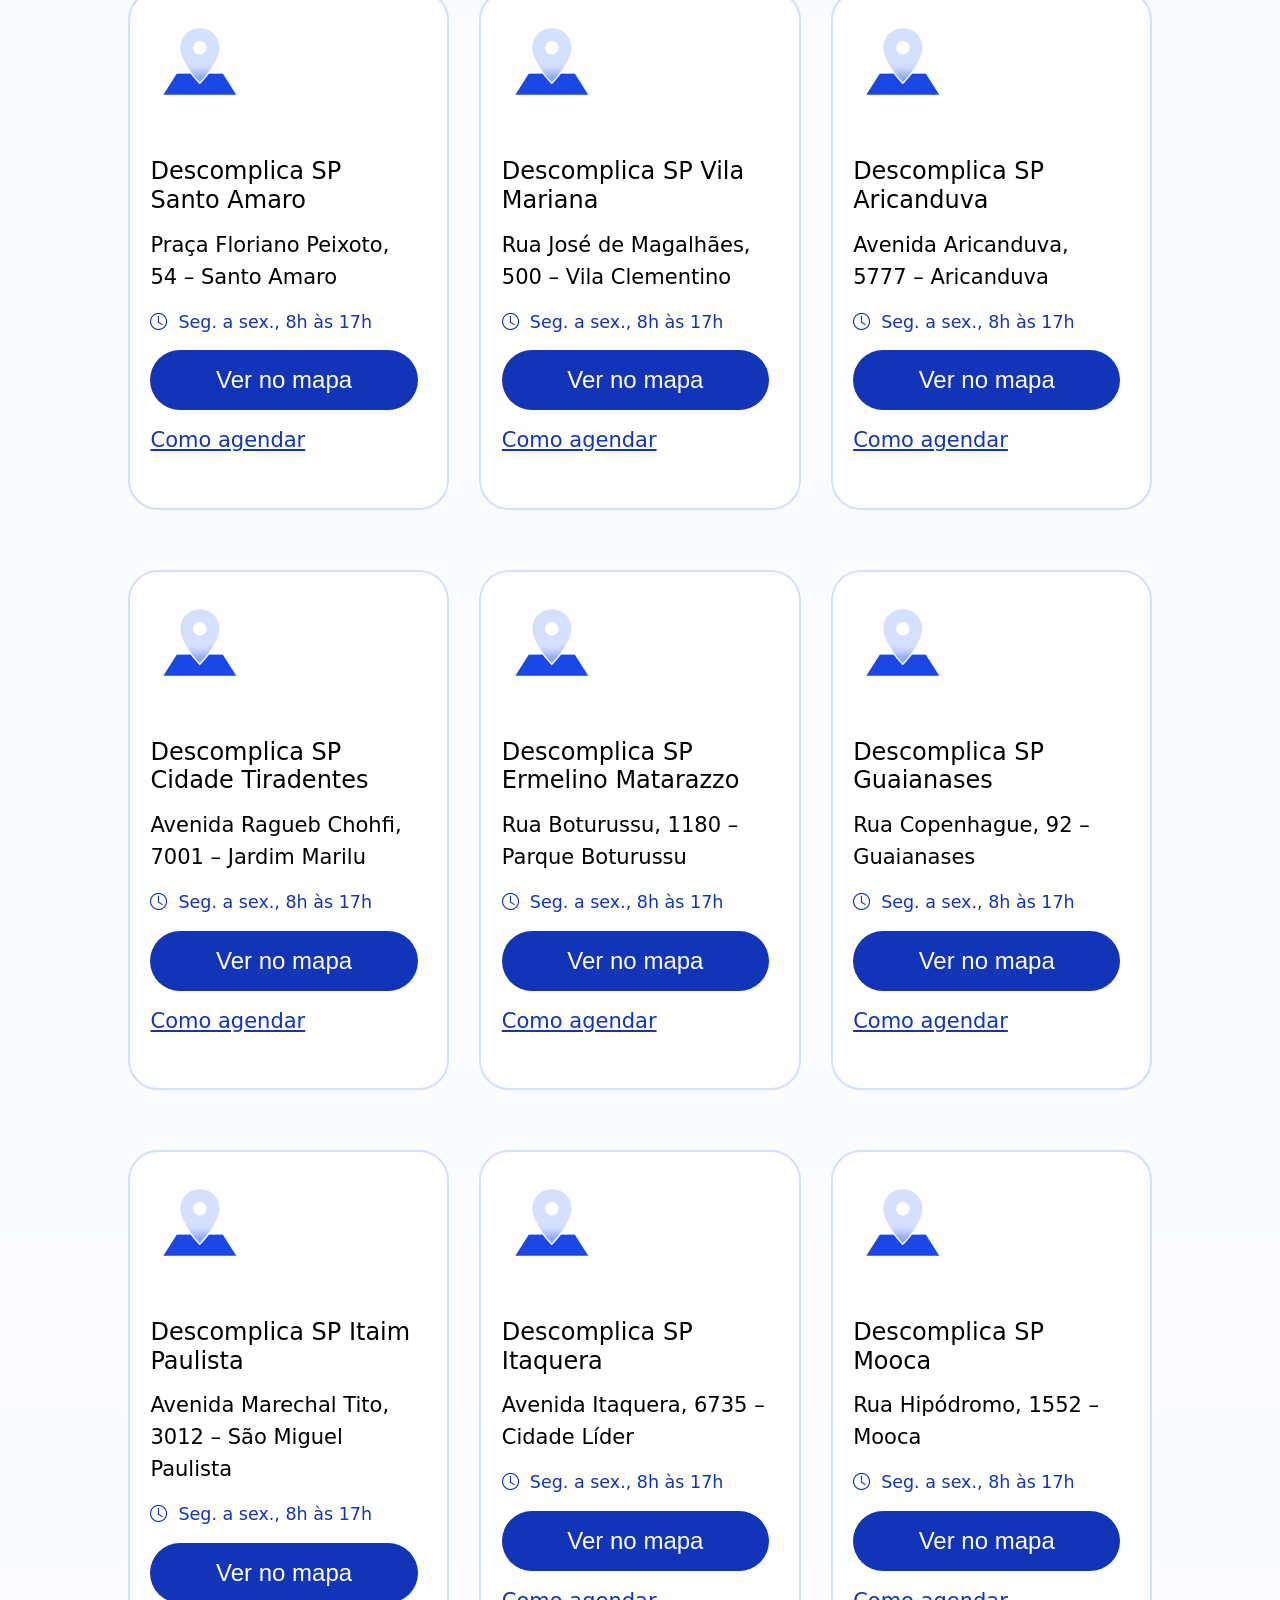
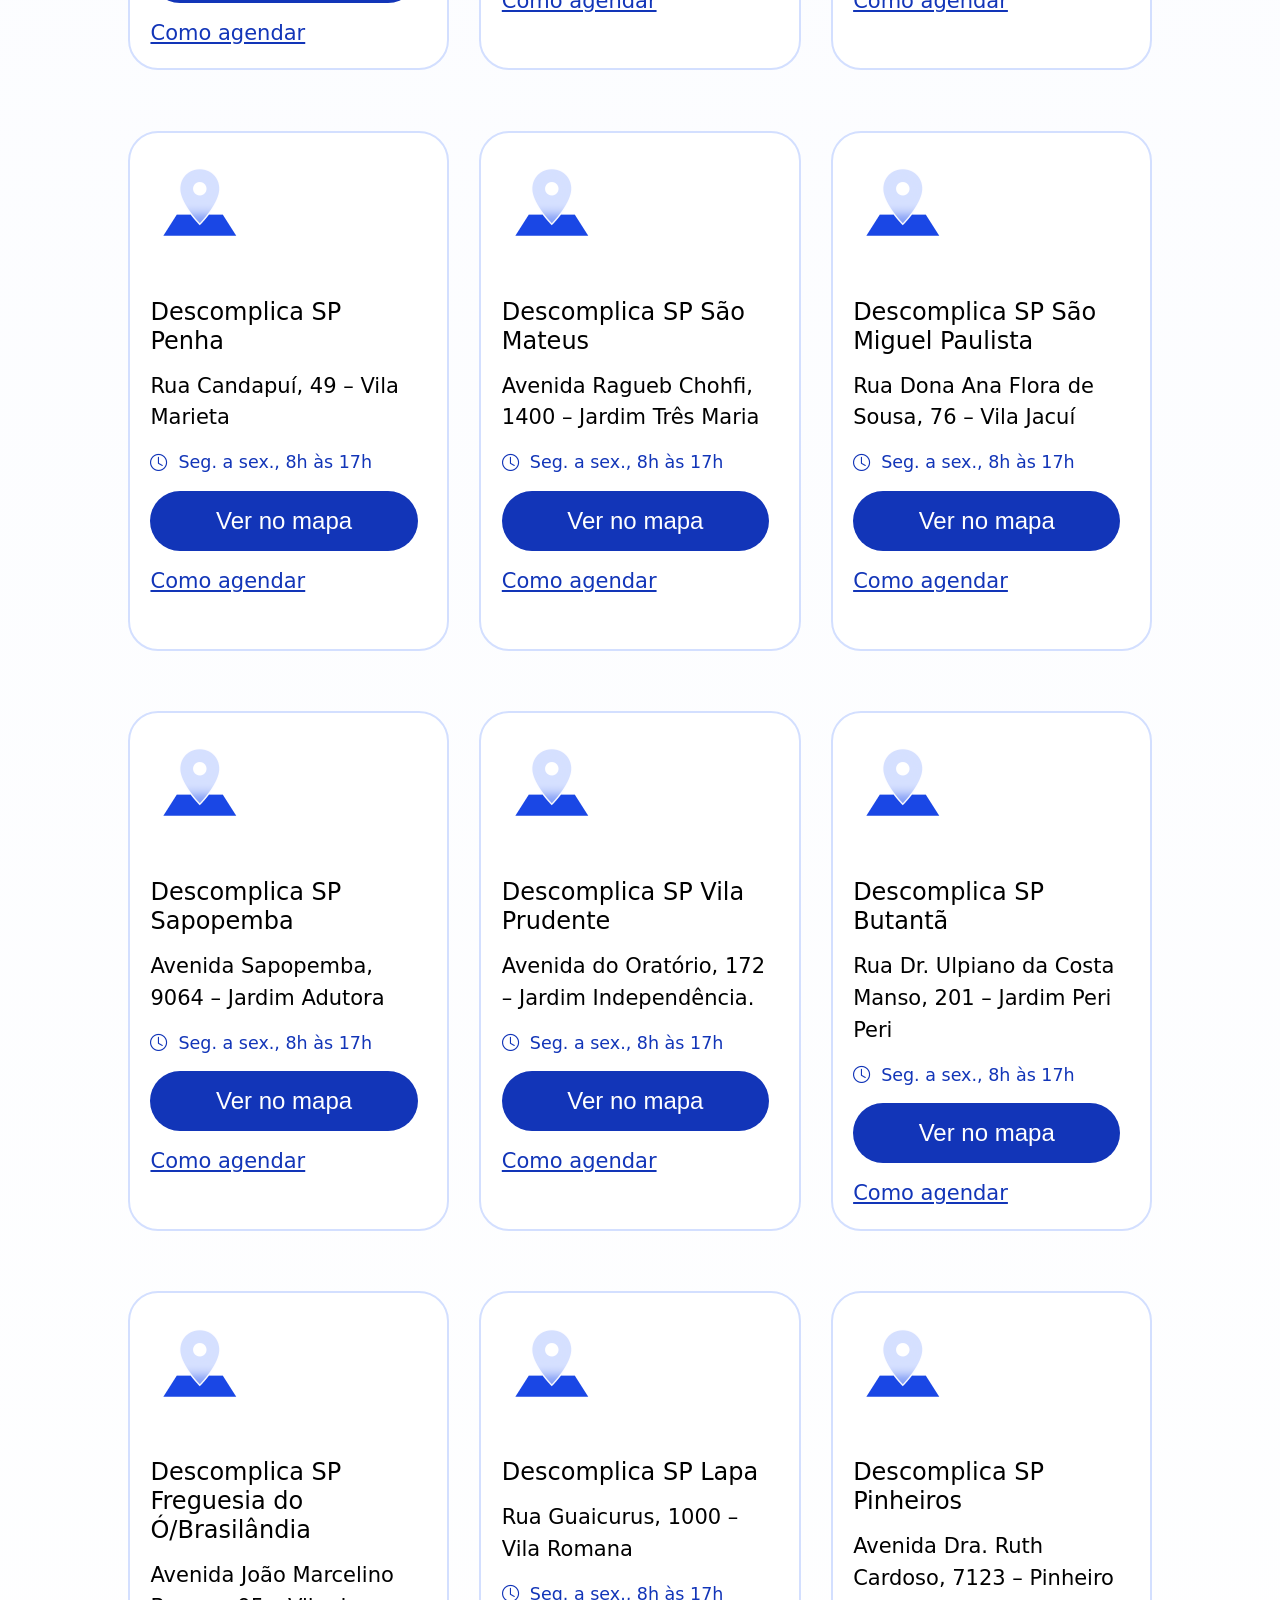
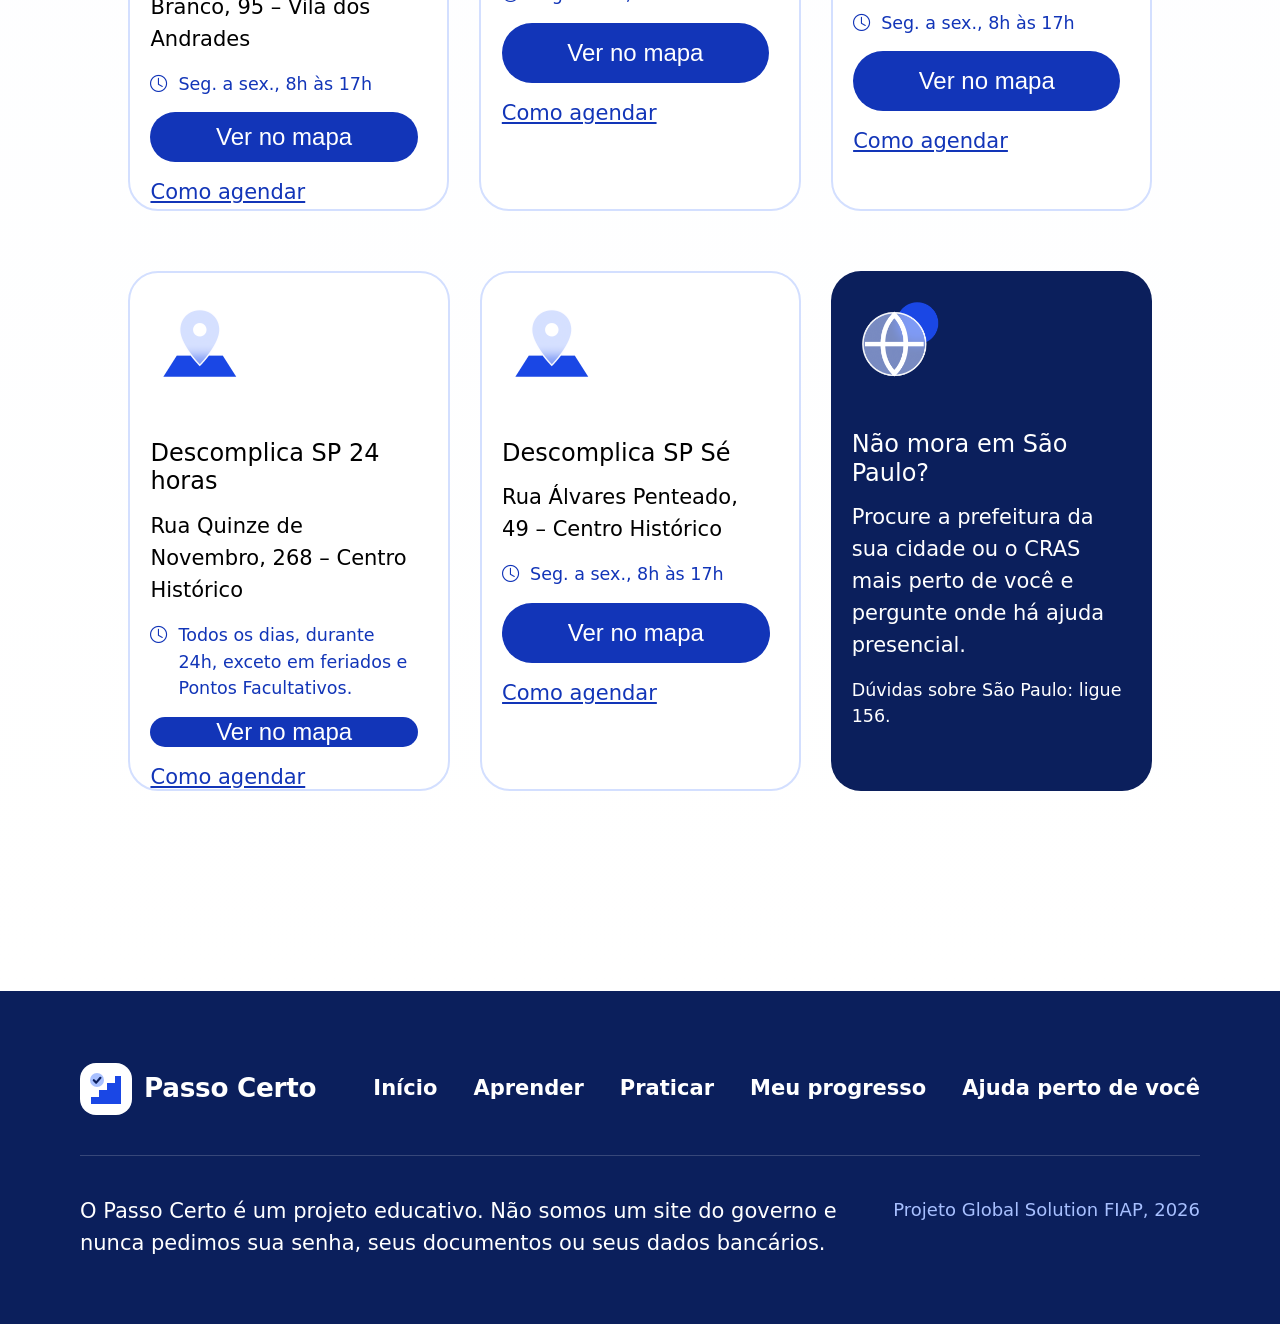
<file: páginas/ajuda.html>
<!DOCTYPE html>
<html lang="pt-br">
<head>
    <meta charset="UTF-8">
    <meta name="viewport" content="width=device-width, initial-scale=1.0">

    <!--CSS-->
    <link rel="stylesheet" href="../css/ajuda.css">
    <link rel="stylesheet" href="../css/style.css">

    <!--Bootstrap-->
    <link rel="stylesheet" href="https://cdn.jsdelivr.net/npm/bootstrap-icons@1.13.2/font/bootstrap-icons.min.css">

    <!--Script-->
    <script src="../js/mudar-secao.js" defer></script>
    <script src="../js/main.js" defer></script>


    <title>Ajuda</title>
</head>
<body>
  <svg xmlns="http://www.w3.org/2000/svg" style="display:none" aria-hidden="true">
    <symbol id="logo-azul" viewBox="0 0 52 52"><rect width="52" height="52" rx="16" fill="#1A47E5"/><path d="M11 41V34H19V27H27V20H35V13H41V41H11Z" fill="#fff"/><circle cx="17" cy="17" r="7" fill="#A8C0FF"/><path d="M13.8 17.2l2.4 2.4 4.2-4.8" stroke="#0B1F5C" stroke-width="2.2" stroke-linecap="round" stroke-linejoin="round" fill="none"/></symbol>
    <symbol id="logo-branco" viewBox="0 0 52 52"><rect width="52" height="52" rx="16" fill="#fff"/><path d="M11 41V34H19V27H27V20H35V13H41V41H11Z" fill="#1A47E5"/><circle cx="17" cy="17" r="7" fill="#A8C0FF"/><path d="M13.8 17.2l2.4 2.4 4.2-4.8" stroke="#0B1F5C" stroke-width="2.2" stroke-linecap="round" stroke-linejoin="round" fill="none"/></symbol>
    <symbol id="i-som" viewBox="0 0 24 24"><path d="M4 9v6h4l5 4V5L8 9H4z" fill="currentColor"/><path d="M16.5 8.5a5 5 0 0 1 0 7M19 6a8.5 8.5 0 0 1 0 12" stroke="currentColor" stroke-width="2" stroke-linecap="round" fill="none"/></symbol>
    <symbol id="i-contraste" viewBox="0 0 24 24"><circle cx="12" cy="12" r="8.5" stroke="currentColor" stroke-width="2" fill="none"/><path d="M12 3.5a8.5 8.5 0 0 1 0 17z" fill="currentColor"/></symbol>
    <symbol id="i-menu" viewBox="0 0 24 24"><path d="M4 7h16M4 12h16M4 17h16" stroke="currentColor" stroke-width="2.4" stroke-linecap="round" fill="none"/></symbol>
    <symbol id="i-fechar" viewBox="0 0 24 24"><path d="M6 6l12 12M18 6L6 18" stroke="currentColor" stroke-width="2.4" stroke-linecap="round" fill="none"/></symbol>
    <symbol id="i-seta" viewBox="0 0 24 24"><path d="M9 6l6 6-6 6" stroke="currentColor" stroke-width="2.4" stroke-linecap="round" stroke-linejoin="round" fill="none"/></symbol>
    <symbol id="i-escudo" viewBox="0 0 30 30"><path d="M15 3l10 4v7c0 6.5-4.3 11.5-10 13-5.7-1.5-10-6.5-10-13V7l10-4z" fill="#A8C0FF"/><path d="M10.5 15l3.2 3.2 6-6.4" stroke="#0B1F5C" stroke-width="2.6" stroke-linecap="round" stroke-linejoin="round" fill="none"/></symbol>
    <symbol id="g-letra" viewBox="0 0 96 96"><rect x="46" y="12" width="40" height="40" rx="12" fill="#1A47E5"/><rect x="10" y="24" width="60" height="58" rx="16" fill="#BCCDFF" fill-opacity=".62" stroke="#fff" stroke-width="1.5"/><path d="M24 68l12-30 12 30M28.5 58h15" stroke="#fff" stroke-width="5.5" stroke-linecap="round" stroke-linejoin="round" fill="none"/><path d="M66 24v16M58 32h16" stroke="#fff" stroke-width="5" stroke-linecap="round"/></symbol>
    <symbol id="g-menos" viewBox="0 0 96 96"><rect x="46" y="12" width="40" height="40" rx="12" fill="#1A47E5"/><rect x="10" y="24" width="60" height="58" rx="16" fill="#BCCDFF" fill-opacity=".62" stroke="#fff" stroke-width="1.5"/><path d="M24 68l12-30 12 30M28.5 58h15" stroke="#fff" stroke-width="5.5" stroke-linecap="round" stroke-linejoin="round" fill="none"/><path d="M58 32h16" stroke="#fff" stroke-width="5" stroke-linecap="round"/></symbol>
    <symbol id="g-contraste" viewBox="0 0 96 96"><circle cx="58" cy="48" r="28" fill="#1A47E5"/><circle cx="38" cy="48" r="28" fill="#BCCDFF" fill-opacity=".62" stroke="#fff" stroke-width="1.5"/></symbol>
    <symbol id="g-som" viewBox="0 0 96 96"><circle cx="66" cy="38" r="20" fill="#1A47E5"/><rect x="10" y="22" width="60" height="54" rx="16" fill="#BCCDFF" fill-opacity=".62" stroke="#fff" stroke-width="1.5"/><path d="M24 42v14h9l11 9V33l-11 9h-9z" fill="#fff"/><path d="M51 41a10 10 0 0 1 0 16M56 35a18 18 0 0 1 0 28" stroke="#fff" stroke-width="4.5" stroke-linecap="round" fill="none"/></symbol>
  </svg>
    <a class="pular" href="#conteudo">Pular para o conteúdo</a>
    <header class="cabecalho">
        <div class="barra-acess">
        <div class="container barra-acess__linha">
            <p>Deixe a tela do seu jeito:</p>
            <div class="controles" role="group" aria-label="Ajustes de leitura">
            <button type="button" class="controle" data-acao="aumentar"><span class="controle__marca" aria-hidden="true">A+</span>Aumentar letra</button>
            <button type="button" class="controle" data-acao="diminuir"><span class="controle__marca" aria-hidden="true">A-</span>Diminuir letra</button>
            <button type="button" class="controle" data-acao="contraste" aria-pressed="false"><svg aria-hidden="true"><use href="#i-contraste"/></svg>Alto contraste</button>
            <button type="button" class="controle" data-acao="ouvir" aria-pressed="false"><svg aria-hidden="true"><use href="#i-som"/></svg><span data-rotulo="Ouvir" data-rotulo-parar="Parar">Ouvir</span></button>
            </div>
        </div>
        </div>

        <div class="container nav-linha">
        <a class="logo" href="../index.html">
            <svg aria-hidden="true"><use href="#logo-azul"/></svg>
            <span>Passo Certo</span>
        </a>

        <nav class="nav-desktop" aria-label="Principal">
            <ul>
            <li><a href="../index.html">Início</a></li>
            <li><a href="trilhas.html">Aprender</a></li>
            <li><a href="praticar.html">Praticar</a></li>
            <li><a href="progresso.html">Meu progresso</a></li>
            <li><a href="ajuda.html" aria-current="page">Ajuda perto de você</a></li>
            </ul>
        </nav>

        <div class="acoes-mobile">
            <button type="button" class="btn-aa" data-acao="abrir" aria-controls="painel-ajustes" aria-expanded="false" aria-label="Ajustes de leitura">Aa</button>
            <button type="button" class="btn-menu" data-acao="abrir" aria-controls="menu-mobile" aria-expanded="false">
            <svg aria-hidden="true"><use href="#i-menu"/></svg>Menu
            </button>
        </div>
        </div>
    </header>

    <!-- header mobile opened -->
    <div class="menu-mobile" id="menu-mobile" role="dialog" aria-modal="true" aria-label="Menu" hidden>
        <div class="menu-mobile__topo">
        <a class="logo" href="../index.html">
            <svg aria-hidden="true"><use href="#logo-azul"/></svg>
            <span>Passo Certo</span>
        </a>
        <button type="button" class="botao-fechar" data-acao="fechar">
            <svg aria-hidden="true"><use href="#i-fechar"/></svg>Fechar
        </button>
        </div>

        <div class="menu-mobile__corpo">
        <nav aria-label="Menu principal">
            <ul class="menu-lista">
            <li><a href="../index.html">Início<svg aria-hidden="true"><use href="#i-seta"/></svg></a></li>
            <li><a href="trilhas.html">Aprender<svg aria-hidden="true"><use href="#i-seta"/></svg></a></li>
            <li><a href="praticar.html">Praticar<svg aria-hidden="true"><use href="#i-seta"/></svg></a></li>
            <li><a href="progresso.html" >Meu progresso<svg aria-hidden="true"><use href="#i-seta"/></svg></a></li>
            <li><a href="ajuda.html" aria-current="page">Ajuda perto de você<svg aria-hidden="true"><use href="#i-seta"/></svg></a></li>
            </ul>
        </nav>

        <hr>

        <section class="menu-ajustes" aria-labelledby="menu-ajustes-titulo">
            <h2 class="etiqueta" id="menu-ajustes-titulo">Ajustes de leitura</h2>
            <div class="ajustes-grade">
            <button type="button" class="bloco" data-acao="aumentar"><svg aria-hidden="true"><use href="#g-letra"/></svg>Aumentar letra</button>
            <button type="button" class="bloco" data-acao="diminuir"><svg aria-hidden="true"><use href="#g-menos"/></svg>Diminuir letra</button>
            <button type="button" class="bloco" data-acao="contraste" aria-pressed="false"><svg aria-hidden="true"><use href="#g-contraste"/></svg>Alto contraste</button>
            <button type="button" class="bloco" data-acao="ouvir" aria-pressed="false"><svg aria-hidden="true"><use href="#g-som"/></svg><span data-rotulo="Ouvir a página" data-rotulo-parar="Parar a leitura">Ouvir a página</span></button>
            </div>
        </section>

        <p class="aviso-seguro">
            <svg aria-hidden="true"><use href="#i-escudo"/></svg>
            Nunca pedimos sua senha, seus documentos ou seus dados bancários.
        </p>
        </div>
    </div>
    </header>
    <main class="main-content" id="conteudo" tabindex="-1">
        <section id="hero-ajuda">
            <div class="box-hero">
                <div class="topics hero-topic">
                    <span class="bi bi-circle-fill"></span>
                    Atendimento presencial
                </div>
                <h1>
                    Ajuda perto de você
                </h1>
                <p>
                    Se preferir aprender com alguém ao lado, as unidades do Descomplica SP,
                    da Prefeitura de São Paulo, têm o Descomplica Digital.
                    Lá, atendentes ajudam você a usar serviços pela internet, passo à passo.
                </p>
                <div id="checked-info">
                    <span class="bi bi-check2-circle"></span>
                    O atendimento é gratuito
                </div>
            </div>
            <div class="box-img">
                <img src="../img/img-hero.png" id="img-ex">
            </div>
        </section>
        <section id="lembrete">
            <div class="topics lembrete-topic">
                <span class="bi bi-circle-fill"></span>
                Antes de ir
            </div>
            <h2>
                Três coisas para lembrar
            </h2>
            <div class="flex-cards">
                <div class="cards">
                    <img src="../img/icone_agenda.png" class="icones-img">
                    <h3>
                        Agende antes
                    </h3>
                    <p class="cards-text">
                        Pelo site: 
                        <span>descomplicasp.prefeitura</span> 
                        <span>.sp.gov.br</span>  
                        ou pelo telefone 156.
                    </p>
                </div>
                <div class="cards">
                    <img src="../img/icone_mensagem.png" class="icones-img">
                    <h3>
                        Leve seus documentos
                    </h3>
                    <p>
                        Leve seu RG e seu CPF.
                    </p>
                </div>
                <div class="cards">
                    <img src="../img/icone_horario.png" class="icones-img">
                    <h3>
                        Confira o horário
                    </h3>
                    <p>
                        De segunda a sexta-feira, das 8h às 17h
                    </p>
                </div>
            </div>
        </section>
        <section id="local">
            <div class="topics local-topic">
                <span class="bi bi-circle-fill"></span>
                Unidades
            </div>
            <div class="flex-row local-title">
                <h2>
                    Encontre um local
                </h2>
                <p id="pesq-local">
                    Encontramos 32 locais em SP.
                </p>
            </div>
            <div class="regioes-list">
                <h4>
                    Escolha a região da cidade
                </h4>
                <div class="flex-row gap-btn flex-wrapp">
                    <button class="btn-regioes" id="todosBtn">Todas</button>
                    <button class="btn-regioes" id="btn1">Zona Norte</button>
                    <button class="btn-regioes" id="btn2">Zona Sul</button>
                    <button class="btn-regioes" id="btn3">Zona Leste</button>
                    <button class="btn-regioes" id="btn4">Zona Oeste</button>
                    <button class="btn-regioes" id="btn5">Centro</button>
                </div>
            </div>
            <small>
                Endereços conforme divulgados pela Prefeitura de São Paulo.
                Confira no site do Descomplica SP antes de ir.
            </small>
            <div class="secao-cards">
                <div class="cards-flex" id="div-cards1">
                    <div class="cards-local">
                        <img src="../img/icone_local.png" class="icone-local">
                        <h4>
                            Descomplica SP Casa Verde/Cachoeirinha
                        </h4>
                        <p>
                            Avenida Ordem e Progresso, 1001 – Jardim das Laranjeiras
                        </p>
                        <small>
                            <span class="bi bi-clock"></span> 
                            Seg. a sex., 8h às 17h
                        </small>
                        <button class="btn-mapa" onclick="window.location.href='https://share.google/6nA0CNkpHsLvEHbgI'">
                            Ver no mapa
                        </button>
                        <a href="https://agendadesc.prefeitura.sp.gov.br/agendamento/">Como agendar</a>
                    </div>
                    <div class="cards-local">
                        <img src="../img/icone_local.png" class="icone-local">
                        <h4>
                            Descomplica SP Jaçanã
                        </h4>
                        <p>
                            Avenida Luís Stamatis, 300 – Vila Constança
                        </p>
                        <small>
                            <span class="bi bi-clock"></span> 
                            Seg. a sex., 8h às 17h
                        </small>
                        <button class="btn-mapa" onclick="window.location.href='https://share.google/gTeQpV3XM7jnukheu'">
                            Ver no mapa
                        </button>
                        <a href="https://agendadesc.prefeitura.sp.gov.br/agendamento/">Como agendar</a>
                    </div>
                    <div class="cards-local">
                        <img src="../img/icone_local.png" class="icone-local">
                        <h4>
                            Descomplica SP Pirituba
                        </h4>
                        <p>
                            Rua Paula Ferreira, 1708 – Vila Pirituba
                        </p>
                        <small>
                            <span class="bi bi-clock"></span> 
                            Seg. a sex., 8h às 17h
                        </small>
                        <button class="btn-mapa" onclick="window.location.href='https://share.google/RkdN5QpNMMzt0diwh'">
                            Ver no mapa
                        </button>
                        <a href="https://agendadesc.prefeitura.sp.gov.br/agendamento/">Como agendar</a>
                    </div>
                </div>
                <div class="cards-flex" id="div-cards2">
                                        <div class="cards-local">
                        <img src="../img/icone_local.png" class="icone-local">
                        <h4>
                            Descomplica SP Santana/Tucuruvi
                        </h4>
                        <p>
                            Avenida Tucuruvi, 808 – Tucuruvi
                        </p>
                        <small>
                            <span class="bi bi-clock"></span> 
                            Seg. a sex., 8h às 17h
                        </small>
                        <button class="btn-mapa" onclick="window.location.href='https://share.google/oSge6Sw3CnhUpRyRP'">
                            Ver no mapa
                        </button>
                        <a href="https://agendadesc.prefeitura.sp.gov.br/agendamento/">Como agendar</a>
                    </div>
                    <div class="cards-local">
                        <img src="../img/icone_local.png" class="icone-local">
                        <h4>
                            Descomplica SP Vila Maria/Vila Guilherme
                        </h4>
                        <p>
                            Rua General Mendes, 111 – Vila Maria Alta
                        </p>
                        <small>
                            <span class="bi bi-clock"></span> 
                            Seg. a sex., 8h às 17h
                        </small>
                        <button class="btn-mapa" onclick="window.location.href='https://share.google/7nAEbujmXnasgQ1Tg'">
                            Ver no mapa
                        </button>
                        <a href="https://agendadesc.prefeitura.sp.gov.br/agendamento/">Como agendar</a>
                    </div>
                    <div class="cards-local">
                        <img src="../img/icone_local.png" class="icone-local">
                        <h4>
                            Descomplica SP Campo Limpo
                        </h4>
                        <p>
                            Avenida Giovanni Gronchi, 7143 – Vila Andrade
                        </p>
                        <small>
                            <span class="bi bi-clock"></span> 
                            Seg. a sex., 8h às 17h
                        </small>
                        <button class="btn-mapa" onclick="window.location.href='https://share.google/cqYnCrIFzt14exvMd'">
                            Ver no mapa
                        </button>
                        <a href="https://agendadesc.prefeitura.sp.gov.br/agendamento/">Como agendar</a>
                    </div>
                </div>
                <div class="cards-flex" id="div-cards3">
                    <div class="cards-local">
                        <img src="../img/icone_local.png" class="icone-local">
                        <h4>
                            Descomplica SP Capela do Socorro
                        </h4>
                        <p>
                            Rua Cassiano dos Santos, 499 – Jardim Clipper
                        </p>
                        <small>
                            <span class="bi bi-clock"></span> 
                            Seg. a sex., 8h às 17h
                        </small>
                        <button class="btn-mapa" onclick="window.location.href='https://share.google/gZnspzubchCWI1DU2'">
                            Ver no mapa
                        </button>
                        <a href="https://agendadesc.prefeitura.sp.gov.br/agendamento/">Como agendar</a>
                    </div>
                    <div class="cards-local">
                        <img src="../img/icone_local.png" class="icone-local">
                        <h4>
                            Descomplica SP Cidade Ademar
                        </h4>
                        <p>
                            Avenida Yervant Kissajikian, 416 – Vila Constância
                        </p>
                        <small>
                            <span class="bi bi-clock"></span> 
                            Seg. a sex., 8h às 17h
                        </small>
                        <button class="btn-mapa" onclick="window.location.href='https://share.google/1r8jgAUmPtaOmTqYL'">
                            Ver no mapa
                        </button>
                        <a href="https://agendadesc.prefeitura.sp.gov.br/agendamento/">Como agendar</a>
                    </div>
                                    <div class="cards-local">
                        <img src="../img/icone_local.png" class="icone-local">
                        <h4>
                            Descomplica SP Ipiranga
                        </h4>
                        <p>
                            Rua Breno Ferraz do Amaral, 425 – Ipiranga
                        </p>
                        <small>
                            <span class="bi bi-clock"></span> 
                            Seg. a sex., 8h às 17h
                        </small>
                        <button class="btn-mapa" onclick="window.location.href='https://share.google/9Si4FwXL5OwEL9Jjz'">
                            Ver no mapa
                        </button>
                        <a href="https://agendadesc.prefeitura.sp.gov.br/agendamento/">Como agendar</a>
                    </div>
                </div>
                <div class="cards-flex" id="div-cards4">
                    <div class="cards-local">
                        <img src="../img/icone_local.png" class="icone-local">
                        <h4>
                            Descomplica SP Jabaquara
                        </h4>
                        <p>
                            Avenida Eng. Armando de Arruda Pereira, 2314 – Jabaquara
                        </p>
                        <small>
                            <span class="bi bi-clock"></span> 
                            Seg. a sex., 8h às 17h
                        </small>
                        <button class="btn-mapa" onclick="window.location.href='https://share.google/XdHtsA7ZjvtLW1azB'">
                            Ver no mapa
                        </button>
                        <a href="https://agendadesc.prefeitura.sp.gov.br/agendamento/">Como agendar</a>
                    </div>
                    <div class="cards-local">
                        <img src="../img/icone_local.png" class="icone-local">
                        <h4>
                            Descomplica SP M'Boi Mirim
                        </h4>
                        <p>
                            Avenida Guarapiranga, 1695 – Vila Socorro
                        </p>
                        <small>
                            <span class="bi bi-clock"></span> 
                            Seg. a sex., 8h às 17h
                        </small>
                        <button class="btn-mapa" onclick="window.location.href='https://share.google/OcKMQleRXZriKWJUN'">
                            Ver no mapa
                        </button>
                        <a href="https://agendadesc.prefeitura.sp.gov.br/agendamento/">Como agendar</a>
                    </div>
                                    <div class="cards-local">
                        <img src="../img/icone_local.png" class="icone-local">
                        <h4>
                            Descomplica SP Parelheiros
                        </h4>
                        <p>
                            Estrada Ecoturística de Parelheiros, 5252 – Jardim dos Álamos
                        </p>
                        <small>
                            <span class="bi bi-clock"></span> 
                            Seg. a sex., 8h às 17h
                        </small>
                        <button class="btn-mapa"  onclick="window.location.href='https://share.google/RsVVJL0MrbS4oLxC7'">
                            Ver no mapa
                        </button>
                        <a href="https://agendadesc.prefeitura.sp.gov.br/agendamento/">Como agendar</a>
                    </div>
                </div>
                <div class="cards-flex" id="div-cards5">
                    <div class="cards-local">
                        <img src="../img/icone_local.png" class="icone-local">
                        <h4>
                            Descomplica SP Santo Amaro
                        </h4>
                        <p>
                            Praça Floriano Peixoto, 54 – Santo Amaro
                        </p>
                        <small>
                            <span class="bi bi-clock"></span> 
                            Seg. a sex., 8h às 17h
                        </small>
                        <button class="btn-mapa" onclick="window.location.href='https://share.google/YX6yGHhwcCDuFfyYM'">
                            Ver no mapa
                        </button>
                        <a href="https://agendadesc.prefeitura.sp.gov.br/agendamento/">Como agendar</a>
                    </div>
                    <div class="cards-local">
                        <img src="../img/icone_local.png" class="icone-local">
                        <h4>
                            Descomplica SP Vila Mariana
                        </h4>
                        <p>
                            Rua José de Magalhães, 500 – Vila Clementino
                        </p>
                        <small>
                            <span class="bi bi-clock"></span> 
                            Seg. a sex., 8h às 17h
                        </small>
                        <button class="btn-mapa" onclick="window.location.href='https://share.google/ROhKomuLH2gQecWSz'">
                            Ver no mapa
                        </button>
                        <a href="https://agendadesc.prefeitura.sp.gov.br/agendamento/">Como agendar</a>
                    </div>
                                    <div class="cards-local">
                        <img src="../img/icone_local.png" class="icone-local">
                        <h4>
                            Descomplica SP Aricanduva
                        </h4>
                        <p>
                            Avenida Aricanduva, 5777 – Aricanduva
                        </p>
                        <small>
                            <span class="bi bi-clock"></span> 
                            Seg. a sex., 8h às 17h
                        </small>
                        <button class="btn-mapa" onclick="window.location.href='https://share.google/S0lja44ENyjgnJEub'">
                            Ver no mapa
                        </button>
                        <a href="https://agendadesc.prefeitura.sp.gov.br/agendamento/">Como agendar</a>
                    </div>
                </div>
                <div class="cards-flex" id="div-cards6">
                    <div class="cards-local">
                        <img src="../img/icone_local.png" class="icone-local">
                        <h4>
                            Descomplica SP Cidade Tiradentes
                        </h4>
                        <p>
                            Avenida Ragueb Chohfi, 7001 – Jardim Marilu
                        </p>
                        <small>
                            <span class="bi bi-clock"></span> 
                            Seg. a sex., 8h às 17h
                        </small>
                        <button class="btn-mapa" onclick="window.location.href='https://share.google/JhBCzp6KO9kRAt3oF'">
                            Ver no mapa
                        </button>
                        <a href="https://agendadesc.prefeitura.sp.gov.br/agendamento/">Como agendar</a>
                    </div>
                    <div class="cards-local">
                        <img src="../img/icone_local.png" class="icone-local">
                        <h4>
                            Descomplica SP Ermelino Matarazzo
                        </h4>
                        <p>
                            Rua Boturussu, 1180 – Parque Boturussu
                        </p>
                        <small>
                            <span class="bi bi-clock"></span> 
                            Seg. a sex., 8h às 17h
                        </small>
                        <button class="btn-mapa" onclick="window.location.href='https://share.google/aITO3B35qjHTTcoX0'">
                            Ver no mapa
                        </button>
                        <a href="https://agendadesc.prefeitura.sp.gov.br/agendamento/">Como agendar</a>
                    </div>
                                    <div class="cards-local">
                        <img src="../img/icone_local.png" class="icone-local">
                        <h4>
                            Descomplica SP Guaianases
                        </h4>
                        <p>
                            Rua Copenhague, 92 – Guaianases
                        </p>
                        <small>
                            <span class="bi bi-clock"></span> 
                            Seg. a sex., 8h às 17h
                        </small>
                        <button class="btn-mapa" onclick="window.location.href='https://share.google/F2VJItfDNEidWMRyn'">
                            Ver no mapa
                        </button>
                        <a href="https://agendadesc.prefeitura.sp.gov.br/agendamento/">Como agendar</a>
                    </div>
                </div>
                <div class="cards-flex" id="div-cards7">
                    <div class="cards-local">
                        <img src="../img/icone_local.png" class="icone-local">
                        <h4>
                            Descomplica SP Itaim Paulista
                        </h4>
                        <p>
                            Avenida Marechal Tito, 3012 – São Miguel Paulista
                        </p>
                        <small>
                            <span class="bi bi-clock"></span> 
                            Seg. a sex., 8h às 17h
                        </small>
                        <button class="btn-mapa" onclick="window.location.href='https://share.google/sQryo12OkOsyuugmG'">
                            Ver no mapa
                        </button>
                        <a href="https://agendadesc.prefeitura.sp.gov.br/agendamento/">Como agendar</a>
                    </div>
                    <div class="cards-local">
                        <img src="../img/icone_local.png" class="icone-local">
                        <h4>
                            Descomplica SP Itaquera
                        </h4>
                        <p>
                            Avenida Itaquera, 6735 – Cidade Líder
                        </p>
                        <small>
                            <span class="bi bi-clock"></span> 
                            Seg. a sex., 8h às 17h
                        </small>
                        <button class="btn-mapa" onclick="window.location.href='https://share.google/Mm1XtA3YxZujZ1QgF'">
                            Ver no mapa
                        </button>
                        <a href="https://agendadesc.prefeitura.sp.gov.br/agendamento/">Como agendar</a>
                    </div>
                    <div class="cards-local">
                        <img src="../img/icone_local.png" class="icone-local">
                        <h4>
                            Descomplica SP Mooca
                        </h4>
                        <p>
                            Rua Hipódromo, 1552 – Mooca
                        </p>
                        <small>
                            <span class="bi bi-clock"></span> 
                            Seg. a sex., 8h às 17h
                        </small>
                        <button class="btn-mapa" onclick="window.location.href='https://share.google/VC76sNyooVuYMIQH8'">
                            Ver no mapa
                        </button>
                        <a href="https://agendadesc.prefeitura.sp.gov.br/agendamento/">Como agendar</a>
                    </div>
                </div>
                <div class="cards-flex" id="div-cards8">
                    <div class="cards-local">
                        <img src="../img/icone_local.png" class="icone-local">
                        <h4>
                            Descomplica SP Penha
                        </h4>
                        <p>
                            Rua Candapuí, 49 – Vila Marieta
                        </p>
                        <small>
                            <span class="bi bi-clock"></span> 
                            Seg. a sex., 8h às 17h
                        </small>
                        <button class="btn-mapa" onclick="window.location.href='https://share.google/NLIRiTFPjCAzDsOQu'">
                            Ver no mapa
                        </button>
                        <a href="https://agendadesc.prefeitura.sp.gov.br/agendamento/">Como agendar</a>
                    </div>
                    <div class="cards-local">
                        <img src="../img/icone_local.png" class="icone-local">
                        <h4>
                            Descomplica SP São Mateus
                        </h4>
                        <p>
                            Avenida Ragueb Chohfi, 1400 – Jardim Três Maria
                        </p>
                        <small>
                            <span class="bi bi-clock"></span> 
                            Seg. a sex., 8h às 17h
                        </small>
                        <button class="btn-mapa" onclick="window.location.href='https://share.google/NW7I9c2nR0aGpZ52T'">
                            Ver no mapa
                        </button>
                        <a href="https://agendadesc.prefeitura.sp.gov.br/agendamento/">Como agendar</a>
                    </div>
                    <div class="cards-local">
                        <img src="../img/icone_local.png" class="icone-local">
                        <h4>
                            Descomplica SP São Miguel Paulista
                        </h4>
                        <p>
                            Rua Dona Ana Flora de Sousa, 76 – Vila Jacuí
                        </p>
                        <small>
                            <span class="bi bi-clock"></span> 
                            Seg. a sex., 8h às 17h
                        </small>
                        <button class="btn-mapa" onclick="window.location.href='https://share.google/BuKGfUPiwZ6s9PaPl'">
                            Ver no mapa
                        </button>
                        <a href="https://agendadesc.prefeitura.sp.gov.br/agendamento/">Como agendar</a>
                    </div>
                </div>
                <div class="cards-flex" id="div-cards9">

                    <div class="cards-local">
                        <img src="../img/icone_local.png" class="icone-local">
                        <h4>
                            Descomplica SP Sapopemba
                        </h4>
                        <p>
                            Avenida Sapopemba, 9064 – Jardim Adutora
                        </p>
                        <small>
                            <span class="bi bi-clock"></span> 
                            Seg. a sex., 8h às 17h
                        </small>
                        <button class="btn-mapa" onclick="window.location.href='https://share.google/Pg35cVRdGdURfZQ3n'">
                            Ver no mapa
                        </button>
                        <a href="https://agendadesc.prefeitura.sp.gov.br/agendamento/">Como agendar</a>
                    </div>
                    <div class="cards-local">
                        <img src="../img/icone_local.png" class="icone-local">
                        <h4>
                            Descomplica SP Vila Prudente
                        </h4>
                        <p>
                            Avenida do Oratório, 172 – Jardim Independência.
                        </p>
                        <small>
                            <span class="bi bi-clock"></span> 
                            Seg. a sex., 8h às 17h
                        </small>
                        <button class="btn-mapa"  onclick="window.location.href='https://share.google/3PoUHKzOrTvvafD81'">
                            Ver no mapa
                        </button>
                        <a href="https://agendadesc.prefeitura.sp.gov.br/agendamento/">Como agendar</a>
                    </div>
                    <div class="cards-local">
                        <img src="../img/icone_local.png" class="icone-local">
                        <h4>
                            Descomplica SP Butantã
                        </h4>
                        <p>
                            Rua Dr. Ulpiano da Costa Manso, 201 – Jardim Peri Peri
                        </p>
                        <small>
                            <span class="bi bi-clock"></span> 
                            Seg. a sex., 8h às 17h
                        </small>
                        <button class="btn-mapa" onclick="window.location.href='https://share.google/1CxE4YJu8OH0Df2Yv'">
                            Ver no mapa
                        </button>
                        <a href="https://agendadesc.prefeitura.sp.gov.br/agendamento/">Como agendar</a>
                    </div>
                </div>
                <div class="cards-flex" id="div-cards10">
                    <div class="cards-local">
                        <img src="../img/icone_local.png" class="icone-local">
                        <h4>
                            Descomplica SP Freguesia do Ó/Brasilândia
                        </h4>
                        <p>
                            Avenida João Marcelino Branco, 95 – Vila dos Andrades
                        </p>
                        <small>
                            <span class="bi bi-clock"></span> 
                            Seg. a sex., 8h às 17h
                        </small>
                        <button class="btn-mapa" onclick="window.location.href='https://share.google/6aHJameWBftnANbwD'">
                            Ver no mapa
                        </button>
                        <a href="https://agendadesc.prefeitura.sp.gov.br/agendamento/">Como agendar</a>
                    </div>
                    <div class="cards-local">
                        <img src="../img/icone_local.png" class="icone-local">
                        <h4>
                            Descomplica SP Lapa
                        </h4>
                        <p>
                            Rua Guaicurus, 1000 – Vila Romana
                        </p>
                        <small>
                            <span class="bi bi-clock"></span> 
                            Seg. a sex., 8h às 17h
                        </small>
                        <button class="btn-mapa" onclick="window.location.href='https://share.google/9undgQkZ5k4jlztxl'">
                            Ver no mapa
                        </button>
                        <a href="https://agendadesc.prefeitura.sp.gov.br/agendamento/">Como agendar</a>
                    </div>
                    <div class="cards-local">
                        <img src="../img/icone_local.png" class="icone-local">
                        <h4>
                            Descomplica SP Pinheiros
                        </h4>
                        <p>
                            Avenida Dra. Ruth Cardoso, 7123 – Pinheiro
                        </p>
                        <small>
                            <span class="bi bi-clock"></span> 
                            Seg. a sex., 8h às 17h
                        </small>
                        <button class="btn-mapa" onclick="window.location.href='https://share.google/cRCQVuGT0tXKJNffO'">
                            Ver no mapa
                        </button>
                        <a href="https://agendadesc.prefeitura.sp.gov.br/agendamento/">Como agendar</a>
                    </div>
                </div>
                <div class="cards-flex" id="div-cards11">

                                    <div class="cards-local">
                        <img src="../img/icone_local.png" class="icone-local">
                        <h4>
                            Descomplica SP 24 horas
                        </h4>
                        <p>
                            Rua Quinze de Novembro, 268 – Centro Histórico
                        </p>
                        <small>
                            <span class="bi bi-clock"></span> 
                            Todos os dias, durante 24h, exceto em feriados e Pontos Facultativos.
                        </small>
                        <button class="btn-mapa" onclick="window.location.href='https://share.google/M8p1nroH8lyFPa2aF'">
                            Ver no mapa
                        </button>
                        <a href="https://agendadesc.prefeitura.sp.gov.br/agendamento/">Como agendar</a>
                    </div>
                    <div class="cards-local">
                        <img src="../img/icone_local.png" class="icone-local">
                        <h4>
                            Descomplica SP Sé
                        </h4>
                        <p>
                            Rua Álvares Penteado, 49 – Centro Histórico
                        </p>
                        <small>
                            <span class="bi bi-clock"></span> 
                            Seg. a sex., 8h às 17h
                        </small>
                        <button class="btn-mapa" onclick="window.location.href='https://share.google/FkmUgAnp6Sd5pqfc0'">
                            Ver no mapa
                        </button>
                        <a href="https://agendadesc.prefeitura.sp.gov.br/agendamento/">Como agendar</a>
                    </div>
                    <div class="cards-local card-local-mais">
                        <img src="../img/icone_global.png" class="icone-global">
                        <h4 id="card-local-mais-titulo">Não mora em São Paulo?</h4>
                        <p id="card-local-mais-text">
                            Procure a prefeitura da sua cidade ou o CRAS mais perto de você 
                            e pergunte onde há ajuda presencial.
                        </p>
                        <small>
                            Dúvidas sobre São Paulo: ligue 156.
                        </small>
                    </div>
                </div>
            </div>

        </section>

    </main>
      <!-- footer -->
    <footer class="rodape">
        <div class="container">
        <div class="rodape__topo">
            <a class="logo" href="../index.html">
            <svg aria-hidden="true"><use href="#logo-branco"/></svg>
            <span>Passo Certo</span>
            </a>
            <nav aria-label="Rodapé">
            <ul>
                <li><a href="../index.html">Início</a></li>
                <li><a href="trilhas.html">Aprender</a></li>
                <li><a href="praticar.html">Praticar</a></li>
                <li><a href="progresso.html" >Meu progresso</a></li>
                <li><a href="ajuda.html" aria-current="page">Ajuda perto de você</a></li>
            </ul>
            </nav>
        </div>
        <hr>
        <div class="rodape__base">
            <p class="rodape__aviso">O Passo Certo é um projeto educativo. Não somos um site do governo e nunca pedimos sua senha, seus documentos ou seus dados bancários.</p>
            <p class="rodape__credito">Projeto Global Solution FIAP, 2026</p>
        </div>
        </div>
    </footer>

    <!-- Mensagens lidas pelo leitor de tela depois de cada ajuste -->
    <div class="sr-only" id="aviso" aria-live="polite"></div>
</body>
</html>
</file>
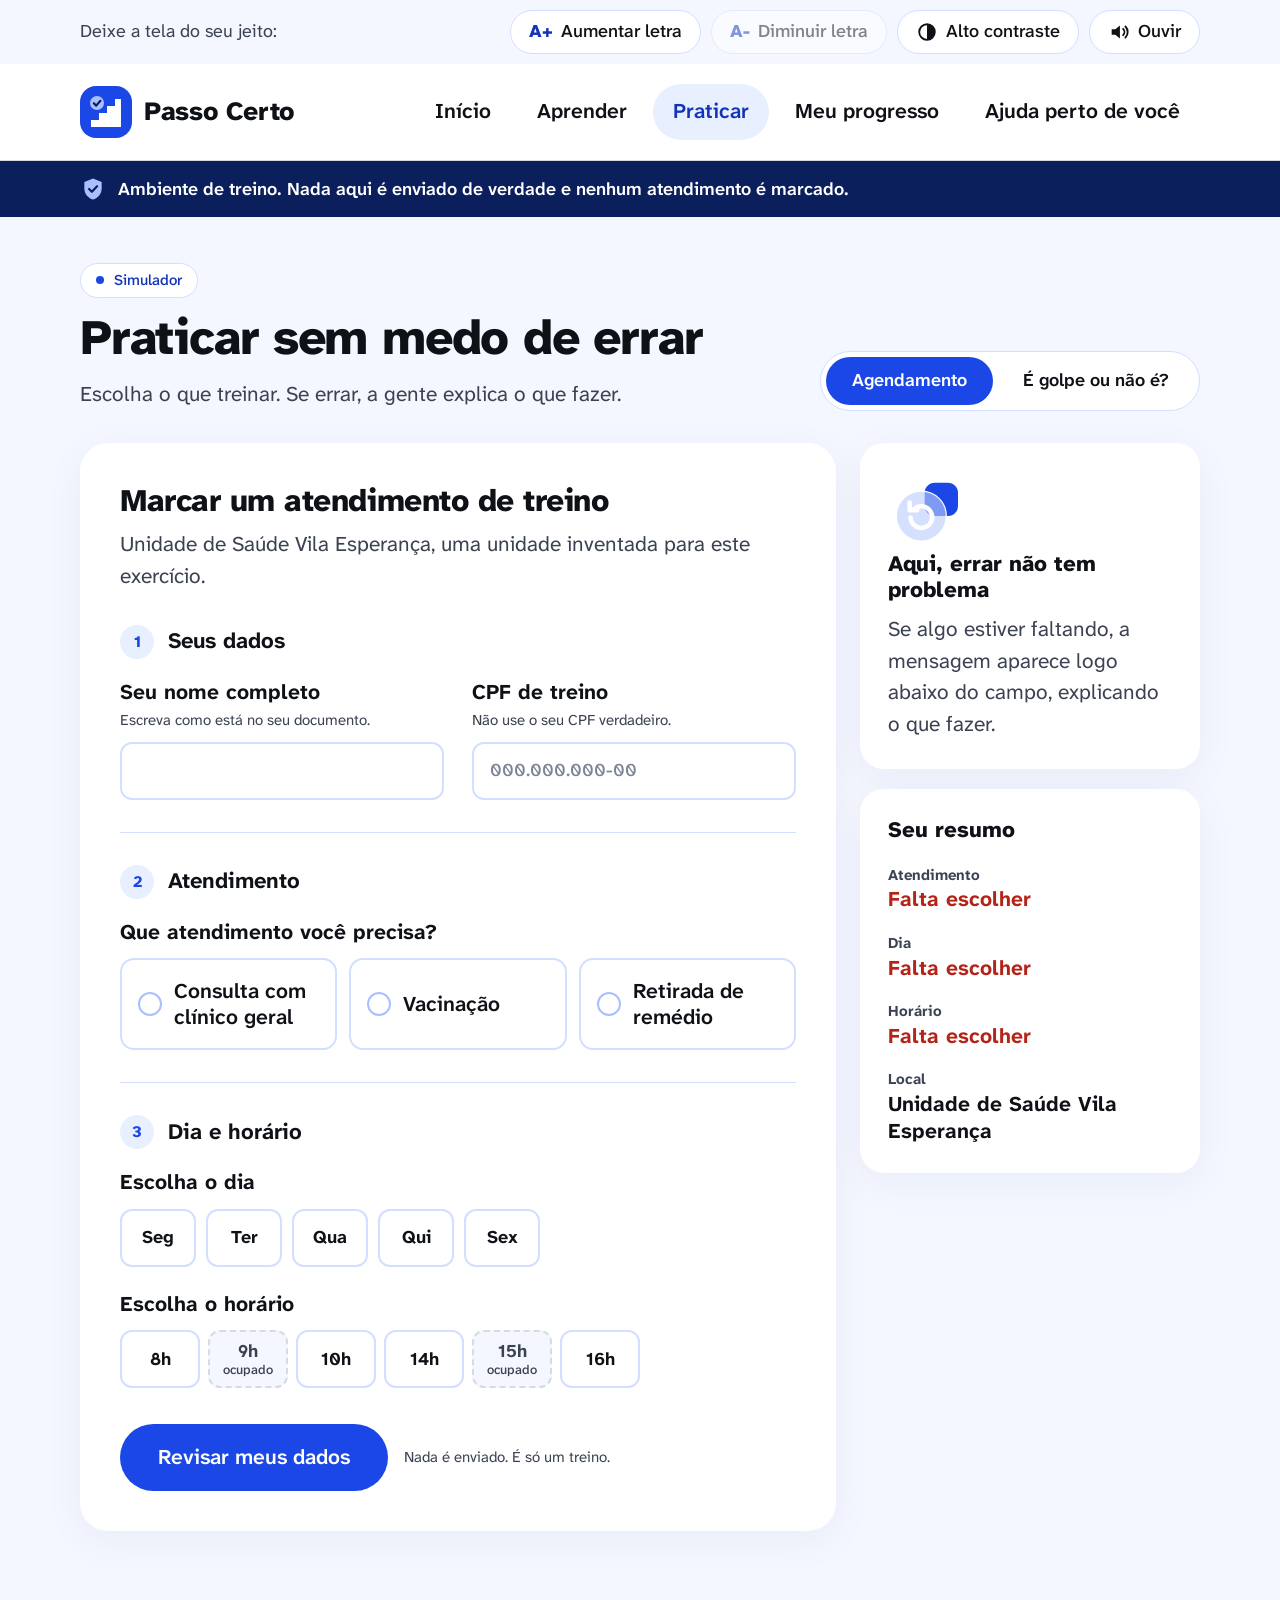
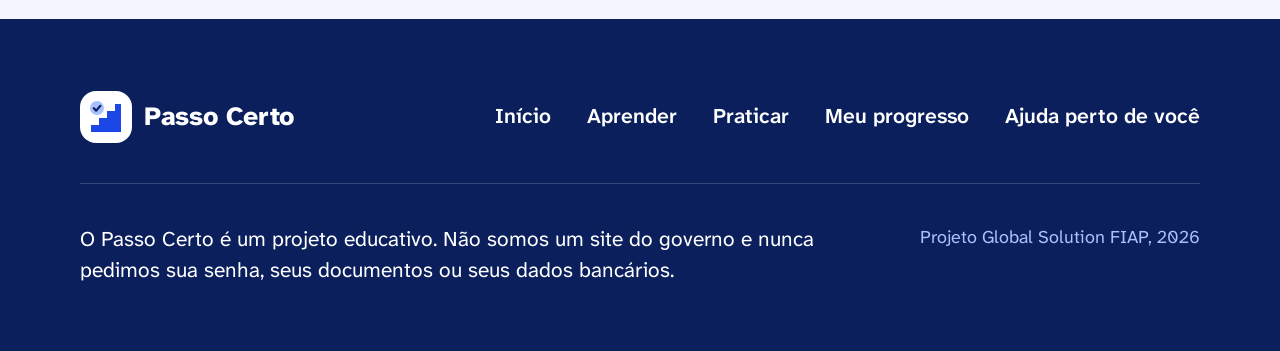
<file: páginas/praticar.html>
<!doctype html>
<html lang="pt-BR">
<head>
  <meta charset="utf-8">
  <meta name="viewport" content="width=device-width, initial-scale=1">
  <title>Praticar | Passo Certo</title>
  <meta name="description" content="Treine marcar um atendimento e reconhecer golpes. Nada é enviado de verdade: errar aqui não tem consequência.">
  <link rel="preconnect" href="https://fonts.googleapis.com">
  <link rel="preconnect" href="https://fonts.gstatic.com" crossorigin>
  <link href="https://fonts.googleapis.com/css2?family=Atkinson+Hyperlegible+Next:wght@400;500;600;700;800&display=swap" rel="stylesheet">
  <link rel="stylesheet" href="/css/style.css">
  <link rel="stylesheet" href="/css/praticar.css">
  <script src="/js/main.js" defer></script>
  <script src="/js/praticar.js" defer></script>
</head>
<body>

  <!-- Ícones usados no site. Cada um é chamado com <use href="#id">. -->
  <svg xmlns="http://www.w3.org/2000/svg" style="display:none">
    <symbol id="logo-azul" viewBox="0 0 52 52"><rect width="52" height="52" rx="16" fill="#1A47E5"/><path d="M11 41V34H19V27H27V20H35V13H41V41H11Z" fill="#fff"/><circle cx="17" cy="17" r="7" fill="#A8C0FF"/><path d="M13.8 17.2l2.4 2.4 4.2-4.8" stroke="#0B1F5C" stroke-width="2.2" stroke-linecap="round" stroke-linejoin="round" fill="none"/></symbol>
    <symbol id="logo-branco" viewBox="0 0 52 52"><rect width="52" height="52" rx="16" fill="#fff"/><path d="M11 41V34H19V27H27V20H35V13H41V41H11Z" fill="#1A47E5"/><circle cx="17" cy="17" r="7" fill="#A8C0FF"/><path d="M13.8 17.2l2.4 2.4 4.2-4.8" stroke="#0B1F5C" stroke-width="2.2" stroke-linecap="round" stroke-linejoin="round" fill="none"/></symbol>

    <symbol id="i-ok" viewBox="0 0 28 28"><circle cx="14" cy="14" r="13" fill="#13803B"/><path d="M8.5 14.5l3.6 3.6 7.4-8" stroke="#fff" stroke-width="2.6" stroke-linecap="round" stroke-linejoin="round" fill="none"/></symbol>
    <symbol id="i-ok-claro" viewBox="0 0 28 28"><circle cx="14" cy="14" r="13" fill="#A8C0FF"/><path d="M8.5 14.5l3.6 3.6 7.4-8" stroke="#0B1F5C" stroke-width="2.6" stroke-linecap="round" stroke-linejoin="round" fill="none"/></symbol>
    <symbol id="i-erro" viewBox="0 0 24 24"><circle cx="12" cy="12" r="11" fill="#B42318"/><path d="M12 6.8v6.4" stroke="#fff" stroke-width="2.6" stroke-linecap="round"/><circle cx="12" cy="17.3" r="1.6" fill="#fff"/></symbol>
    <symbol id="i-estrela" viewBox="0 0 22 22"><path d="M11 2l2.6 5.6 6 .7-4.5 4.1 1.2 6L11 15.4 5.7 18.4l1.2-6L2.4 8.3l6-.7L11 2z" fill="currentColor"/></symbol>
    <symbol id="i-relogio" viewBox="0 0 24 24"><circle cx="12" cy="12" r="9" stroke="currentColor" stroke-width="2" fill="none"/><path d="M12 7.5V12l3 2" stroke="currentColor" stroke-width="2" stroke-linecap="round" fill="none"/></symbol>
    <symbol id="i-som" viewBox="0 0 24 24"><path d="M4 9v6h4l5 4V5L8 9H4z" fill="currentColor"/><path d="M16.5 8.5a5 5 0 0 1 0 7M19 6a8.5 8.5 0 0 1 0 12" stroke="currentColor" stroke-width="2" stroke-linecap="round" fill="none"/></symbol>
    <symbol id="i-contraste" viewBox="0 0 24 24"><circle cx="12" cy="12" r="8.5" stroke="currentColor" stroke-width="2" fill="none"/><path d="M12 3.5a8.5 8.5 0 0 1 0 17z" fill="currentColor"/></symbol>
    <symbol id="i-menu" viewBox="0 0 24 24"><path d="M4 7h16M4 12h16M4 17h16" stroke="currentColor" stroke-width="2.4" stroke-linecap="round" fill="none"/></symbol>
    <symbol id="i-fechar" viewBox="0 0 24 24"><path d="M6 6l12 12M18 6L6 18" stroke="currentColor" stroke-width="2.4" stroke-linecap="round" fill="none"/></symbol>
    <symbol id="i-seta" viewBox="0 0 24 24"><path d="M9 6l6 6-6 6" stroke="currentColor" stroke-width="2.4" stroke-linecap="round" stroke-linejoin="round" fill="none"/></symbol>
    <symbol id="i-certo" viewBox="0 0 24 24"><path d="M5 12.5l4.5 4.5L19 7" stroke="currentColor" stroke-width="3" stroke-linecap="round" stroke-linejoin="round" fill="none"/></symbol>
    <symbol id="i-pessoa" viewBox="0 0 24 24"><circle cx="12" cy="8.5" r="4.2" fill="currentColor"/><path d="M12 14c-4.4 0-8 3.1-8 7h16c0-3.9-3.6-7-8-7z" fill="currentColor"/></symbol>
    <symbol id="i-escudo" viewBox="0 0 30 30"><path d="M15 3l10 4v7c0 6.5-4.3 11.5-10 13-5.7-1.5-10-6.5-10-13V7l10-4z" fill="#A8C0FF"/><path d="M10.5 15l3.2 3.2 6-6.4" stroke="#0B1F5C" stroke-width="2.6" stroke-linecap="round" stroke-linejoin="round" fill="none"/></symbol>
    <symbol id="i-ouvir-circulo" viewBox="0 0 40 40"><circle cx="20" cy="20" r="20" fill="#1A47E5"/><path d="M11 17v6h4l5 4V13l-5 4h-4z" fill="#fff"/><path d="M23.5 16.5a5 5 0 0 1 0 7M26 14a8.5 8.5 0 0 1 0 12" stroke="#fff" stroke-width="2" stroke-linecap="round" fill="none"/></symbol>

    <!-- Ícones de vidro: forma sólida atrás, camada translúcida na frente, símbolo branco -->
    <symbol id="g-letra" viewBox="0 0 96 96"><rect x="46" y="12" width="40" height="40" rx="12" fill="#1A47E5"/><rect x="10" y="24" width="60" height="58" rx="16" fill="#BCCDFF" fill-opacity=".62" stroke="#fff" stroke-width="1.5"/><path d="M24 68l12-30 12 30M28.5 58h15" stroke="#fff" stroke-width="5.5" stroke-linecap="round" stroke-linejoin="round" fill="none"/><path d="M66 24v16M58 32h16" stroke="#fff" stroke-width="5" stroke-linecap="round"/></symbol>
    <symbol id="g-menos" viewBox="0 0 96 96"><rect x="46" y="12" width="40" height="40" rx="12" fill="#1A47E5"/><rect x="10" y="24" width="60" height="58" rx="16" fill="#BCCDFF" fill-opacity=".62" stroke="#fff" stroke-width="1.5"/><path d="M24 68l12-30 12 30M28.5 58h15" stroke="#fff" stroke-width="5.5" stroke-linecap="round" stroke-linejoin="round" fill="none"/><path d="M58 32h16" stroke="#fff" stroke-width="5" stroke-linecap="round"/></symbol>
    <symbol id="g-contraste" viewBox="0 0 96 96"><circle cx="58" cy="48" r="28" fill="#1A47E5"/><circle cx="38" cy="48" r="28" fill="#BCCDFF" fill-opacity=".62" stroke="#fff" stroke-width="1.5"/></symbol>
    <symbol id="g-som" viewBox="0 0 96 96"><circle cx="66" cy="38" r="20" fill="#1A47E5"/><rect x="10" y="22" width="60" height="54" rx="16" fill="#BCCDFF" fill-opacity=".62" stroke="#fff" stroke-width="1.5"/><path d="M24 42v14h9l11 9V33l-11 9h-9z" fill="#fff"/><path d="M51 41a10 10 0 0 1 0 16M56 35a18 18 0 0 1 0 28" stroke="#fff" stroke-width="4.5" stroke-linecap="round" fill="none"/></symbol>
    <symbol id="g-calendario" viewBox="0 0 96 96"><rect x="42" y="12" width="44" height="44" rx="12" fill="#1A47E5"/><rect x="12" y="24" width="60" height="58" rx="16" fill="#BCCDFF" fill-opacity=".62" stroke="#fff" stroke-width="1.5"/><rect x="26" y="17" width="7" height="15" rx="3.5" fill="#1A47E5"/><rect x="51" y="17" width="7" height="15" rx="3.5" fill="#1A47E5"/><path d="M29 54l9 9 17-19" stroke="#fff" stroke-width="5.5" stroke-linecap="round" stroke-linejoin="round" fill="none"/></symbol>
    <symbol id="g-escudo" viewBox="0 0 96 96"><circle cx="64" cy="32" r="22" fill="#1A47E5"/><path d="M42 14l27 10v21c0 18-11.5 30-27 36-15.5-6-27-18-27-36V24l27-10z" fill="#BCCDFF" fill-opacity=".62" stroke="#fff" stroke-width="1.5"/><path d="M30 48l9 9 16-18" stroke="#fff" stroke-width="5.5" stroke-linecap="round" stroke-linejoin="round" fill="none"/></symbol>
    <symbol id="g-documento" viewBox="0 0 96 96"><rect x="44" y="10" width="40" height="54" rx="11" fill="#1A47E5"/><rect x="12" y="22" width="52" height="64" rx="14" fill="#BCCDFF" fill-opacity=".62" stroke="#fff" stroke-width="1.5"/><path d="M25 42h26M25 53h26M25 64h15" stroke="#fff" stroke-width="5.5" stroke-linecap="round"/></symbol>
    <symbol id="g-aprender" viewBox="0 0 96 96"><circle cx="64" cy="30" r="20" fill="#1A47E5"/><rect x="12" y="24" width="62" height="58" rx="16" fill="#BCCDFF" fill-opacity=".62" stroke="#fff" stroke-width="1.5"/><path d="M26 42h34M26 53h34M26 64h20" stroke="#fff" stroke-width="5.5" stroke-linecap="round"/></symbol>
    <symbol id="g-refazer" viewBox="0 0 96 96"><rect x="44" y="14" width="40" height="40" rx="12" fill="#1A47E5"/><circle cx="40" cy="54" r="30" fill="#BCCDFF" fill-opacity=".62" stroke="#fff" stroke-width="1.5"/><path d="M27 56a13 13 0 1 0 4-10" stroke="#fff" stroke-width="5.5" stroke-linecap="round" fill="none"/><path d="M26 38v9h9" stroke="#fff" stroke-width="5.5" stroke-linecap="round" stroke-linejoin="round" fill="none"/></symbol>
    <symbol id="g-recomecar" viewBox="0 0 96 96"><circle cx="48" cy="48" r="46" fill="#DCE6FF"/><path d="M32 58a17 17 0 1 0 4.6-14.4" stroke="#1A47E5" stroke-width="6" stroke-linecap="round" fill="none"/><path d="M30 24v12h12" stroke="#1A47E5" stroke-width="6" stroke-linecap="round" stroke-linejoin="round" fill="none"/></symbol>
    <symbol id="g-praticar" viewBox="0 0 96 96"><rect x="46" y="12" width="40" height="40" rx="20" fill="#1A47E5"/><rect x="10" y="28" width="60" height="54" rx="16" fill="#BCCDFF" fill-opacity=".62" stroke="#fff" stroke-width="1.5"/><path d="M28 55l9 9 17-19" stroke="#fff" stroke-width="5.5" stroke-linecap="round" stroke-linejoin="round" fill="none"/></symbol>
    <symbol id="g-conversa" viewBox="0 0 96 96"><rect x="44" y="12" width="42" height="34" rx="12" fill="#1A47E5"/><path d="M14 34c0-7 5-12 12-12h34c7 0 12 5 12 12v22c0 7-5 12-12 12H36l-14 12V68c-5-2-8-6-8-12V34z" fill="#BCCDFF" fill-opacity=".62" stroke="#fff" stroke-width="1.5"/><circle cx="31" cy="45" r="4.5" fill="#fff"/><circle cx="43" cy="45" r="4.5" fill="#fff"/><circle cx="55" cy="45" r="4.5" fill="#fff"/></symbol>
    <symbol id="g-agenda" viewBox="0 0 96 96"><rect x="42" y="12" width="44" height="44" rx="12" fill="#1A47E5"/><rect x="12" y="24" width="60" height="58" rx="16" fill="#BCCDFF" fill-opacity=".62" stroke="#fff" stroke-width="1.5"/><rect x="26" y="17" width="7" height="15" rx="3.5" fill="#1A47E5"/><rect x="51" y="17" width="7" height="15" rx="3.5" fill="#1A47E5"/><path d="M42 44v13l8 5" stroke="#fff" stroke-width="5.5" stroke-linecap="round" stroke-linejoin="round" fill="none"/></symbol>
    <symbol id="g-gratis" viewBox="0 0 96 96"><circle cx="64" cy="32" r="22" fill="#1A47E5"/><rect x="12" y="30" width="62" height="52" rx="16" fill="#BCCDFF" fill-opacity=".62" stroke="#fff" stroke-width="1.5"/><path d="M30 56l9 9 17-19" stroke="#fff" stroke-width="5.5" stroke-linecap="round" stroke-linejoin="round" fill="none"/></symbol>
    <symbol id="g-local" viewBox="0 0 96 96"><path d="M10 80l14-22h48l14 22z" fill="#1A47E5"/><path d="M48 10c-12 0-21 9-21 21 0 16 21 37 21 37s21-21 21-37c0-12-9-21-21-21z" fill="#BCCDFF" fill-opacity=".62" stroke="#fff" stroke-width="1.5"/><circle cx="48" cy="31" r="7" fill="#fff"/></symbol>
  </svg>

  <a class="pular" href="#conteudo">Pular para o conteúdo</a>

  <!-- header -->
  <header class="cabecalho">
    <div class="barra-acess">
      <div class="container barra-acess__linha">
        <p>Deixe a tela do seu jeito:</p>
        <div class="controles" role="group" aria-label="Ajustes de leitura">
          <button type="button" class="controle" data-acao="aumentar"><span class="controle__marca" aria-hidden="true">A+</span>Aumentar letra</button>
          <button type="button" class="controle" data-acao="diminuir"><span class="controle__marca" aria-hidden="true">A-</span>Diminuir letra</button>
          <button type="button" class="controle" data-acao="contraste" aria-pressed="false"><svg aria-hidden="true"><use href="#i-contraste"/></svg>Alto contraste</button>
          <button type="button" class="controle" data-acao="ouvir" aria-pressed="false"><svg aria-hidden="true"><use href="#i-som"/></svg><span data-rotulo="Ouvir" data-rotulo-parar="Parar">Ouvir</span></button>
        </div>
      </div>
    </div>

    <div class="container nav-linha">
      <a class="logo" href="/index.html">
        <svg aria-hidden="true"><use href="#logo-azul"/></svg>
        <span>Passo Certo</span>
      </a>

      <nav class="nav-desktop" aria-label="Principal">
        <ul>
          <li><a href="/index.html">Início</a></li>
          <li><a href="trilhas.html">Aprender</a></li>
          <li><a href="praticar.html" aria-current="page">Praticar</a></li>
          <li><a href="progresso.html">Meu progresso</a></li>
          <li><a href="ajuda.html">Ajuda perto de você</a></li>
        </ul>
      </nav>

      <div class="acoes-mobile">
        <button type="button" class="btn-aa" data-acao="abrir" aria-controls="painel-ajustes" aria-expanded="false" aria-label="Ajustes de leitura">Aa</button>
        <button type="button" class="btn-menu" data-acao="abrir" aria-controls="menu-mobile" aria-expanded="false">
          <svg aria-hidden="true"><use href="#i-menu"/></svg>Menu
        </button>
      </div>
    </div>
  </header>

  <!-- header mobile opened -->
  <div class="menu-mobile" id="menu-mobile" role="dialog" aria-modal="true" aria-label="Menu" hidden>
    <div class="menu-mobile__topo">
      <a class="logo" href="/index.html">
        <svg aria-hidden="true"><use href="#logo-azul"/></svg>
        <span>Passo Certo</span>
      </a>
      <button type="button" class="botao-fechar" data-acao="fechar">
        <svg aria-hidden="true"><use href="#i-fechar"/></svg>Fechar
      </button>
    </div>

    <div class="menu-mobile__corpo">
      <nav aria-label="Menu principal">
        <ul class="menu-lista">
          <li><a href="/index.html">Início<svg aria-hidden="true"><use href="#i-seta"/></svg></a></li>
          <li><a href="trilhas.htmll">Aprender<svg aria-hidden="true"><use href="#i-seta"/></svg></a></li>
          <li><a href="praticar.html" aria-current="page">Praticar<svg aria-hidden="true"><use href="#i-seta"/></svg></a></li>
          <li><a href="progresso.html">Meu progresso<svg aria-hidden="true"><use href="#i-seta"/></svg></a></li>
          <li><a href="ajuda.html">Ajuda perto de você<svg aria-hidden="true"><use href="#i-seta"/></svg></a></li>
        </ul>
      </nav>

      <hr>

      <section class="menu-ajustes" aria-labelledby="menu-ajustes-titulo">
        <h2 class="etiqueta" id="menu-ajustes-titulo">Ajustes de leitura</h2>
        <div class="ajustes-grade">
          <button type="button" class="bloco" data-acao="aumentar"><svg aria-hidden="true"><use href="#g-letra"/></svg>Aumentar letra</button>
          <button type="button" class="bloco" data-acao="diminuir"><svg aria-hidden="true"><use href="#g-menos"/></svg>Diminuir letra</button>
          <button type="button" class="bloco" data-acao="contraste" aria-pressed="false"><svg aria-hidden="true"><use href="#g-contraste"/></svg>Alto contraste</button>
          <button type="button" class="bloco" data-acao="ouvir" aria-pressed="false"><svg aria-hidden="true"><use href="#g-som"/></svg><span data-rotulo="Ouvir a página" data-rotulo-parar="Parar a leitura">Ouvir a página</span></button>
        </div>
      </section>

      <p class="aviso-seguro">
        <svg aria-hidden="true"><use href="#i-escudo"/></svg>
        Nunca pedimos sua senha, seus documentos ou seus dados bancários.
      </p>
    </div>
  </div>

  <!-- Painel de ajustes Aa -->
  <div class="folha" id="painel-ajustes" role="dialog" aria-modal="true" aria-labelledby="folha-titulo" hidden>
    <div class="folha__fundo" data-acao="fechar"></div>
    <div class="folha__caixa">
      <div class="folha__topo">
        <h2 class="titulo-3" id="folha-titulo">Ajustes de leitura</h2>
        <button type="button" class="botao-fechar" data-acao="fechar">
          <svg aria-hidden="true"><use href="#i-fechar"/></svg>Fechar
        </button>
      </div>
      <div class="ajustes-grade">
        <button type="button" class="bloco" data-acao="aumentar"><svg aria-hidden="true"><use href="#g-letra"/></svg>Aumentar letra</button>
        <button type="button" class="bloco" data-acao="diminuir"><svg aria-hidden="true"><use href="#g-menos"/></svg>Diminuir letra</button>
        <button type="button" class="bloco" data-acao="contraste" aria-pressed="false"><svg aria-hidden="true"><use href="#g-contraste"/></svg>Alto contraste</button>
        <button type="button" class="bloco" data-acao="ouvir" aria-pressed="false"><svg aria-hidden="true"><use href="#g-som"/></svg><span data-rotulo="Ouvir a página" data-rotulo-parar="Parar a leitura">Ouvir a página</span></button>
      </div>
      <p class="folha__nota">Suas escolhas ficam salvas neste aparelho.</p>
    </div>
  </div>

  <main id="conteudo" tabindex="-1" class="praticar">

    <div class="faixa-treino">
      <div class="container faixa-treino__linha">
        <svg class="faixa-treino__icone" aria-hidden="true"><use href="#i-escudo"/></svg>
        <p>Ambiente de treino. Nada aqui é enviado de verdade e nenhum atendimento é marcado.</p>
      </div>
    </div>

    <div class="container">

      <header class="topo">
        <div class="topo__texto">
          <p class="etiqueta">Simulador</p>
          <h1 class="topo__titulo">Praticar sem medo de errar</h1>
          <p class="topo__intro">Escolha o que treinar. Se errar, a gente explica o que fazer.</p>
        </div>

        <div class="abas" role="tablist" aria-label="O que treinar">
          <button type="button" class="aba" id="aba-agendamento" role="tab" aria-selected="true" aria-controls="painel-agendamento">Agendamento</button>
          <button type="button" class="aba" id="aba-golpe" role="tab" aria-selected="false" aria-controls="painel-golpe">É golpe ou não é?</button>
        </div>
      </header>

      <!-- Blocos que só aparecem no celular -->
      <section class="so-estreito licoes" aria-labelledby="licoes-titulo">
        <h2 class="licoes__titulo" id="licoes-titulo">Suas lições</h2>
        <p class="licoes__contagem">1 de 3 lições concluída</p>
        <ol class="licoes__lista">
          <li class="licoes__item" data-estado="feito">
            <span class="licoes__bolinha"><svg aria-hidden="true"><use href="#i-certo"/></svg></span>
            <span class="licoes__texto"><strong>Antes de começar</strong><span>Concluída</span></span>
          </li>
          <li class="licoes__item" data-estado="atual">
            <span class="licoes__bolinha" aria-hidden="true">2</span>
            <span class="licoes__texto"><strong>Escolher o serviço e o horário</strong><span>Você está aqui</span></span>
          </li>
          <li class="licoes__item">
            <span class="licoes__bolinha" aria-hidden="true">3</span>
            <span class="licoes__texto"><strong>Confirmar e conferir</strong><span>Próximo passo</span></span>
          </li>
        </ol>
      </section>

      <section class="so-estreito calma">
        <span class="calma__icone" aria-hidden="true"><svg><use href="#i-relogio"/></svg></span>
        <h2 class="calma__titulo">Pode ir com calma</h2>
        <p>Seu progresso fica salvo. Se cansar, pare e volte depois do ponto onde parou.</p>
      </section>

      <!-- Grade principal -->
      <div class="treino">

        <div class="treino__principal">

          <!-- agendamento -->
          <section id="painel-agendamento" role="tabpanel" aria-labelledby="aba-agendamento" class="cartao">
            <h2 class="cartao__titulo">Marcar um atendimento de treino</h2>
            <p class="cartao__sub">Unidade de Saúde Vila Esperança, uma unidade inventada para este exercício.</p>

            <!-- Tela 1: formulário -->
            <div class="tela" id="tela-formulario">

              <div class="alerta" id="alerta-form" hidden>
                <svg class="alerta__icone" aria-hidden="true"><use href="#i-erro"/></svg>
                <div>
                  <strong id="alerta-titulo">Faltam 2 informações</strong>
                  <p id="alerta-texto">Veja as mensagens abaixo de cada campo.</p>
                </div>
              </div>

              <form id="form-treino" novalidate>

                <!-- 1. Dados -->
                <div class="grupo">
                  <div class="grupo__cabecalho">
                    <span class="grupo__numero" aria-hidden="true">1</span>
                    <h3 class="grupo__titulo">Seus dados</h3>
                  </div>

                  <div class="campos">
                    <div class="campo" data-campo="nome">
                      <label class="campo__rotulo" for="nome">Seu nome completo</label>
                      <p class="campo__ajuda" id="nome-ajuda">Escreva como está no seu documento.</p>
                      <span class="campo__caixa">
                        <input class="campo__input" id="nome" name="nome" type="text" autocomplete="name" aria-describedby="nome-ajuda nome-msg">
                        <span class="campo__estado" aria-hidden="true">
                          <svg class="campo__icone-erro"><use href="#i-erro"/></svg>
                          <svg class="campo__icone-ok"><use href="#i-ok"/></svg>
                        </span>
                      </span>
                      <p class="campo__msg" id="nome-msg"></p>
                    </div>

                    <div class="campo" data-campo="cpf">
                      <label class="campo__rotulo" for="cpf">CPF de treino</label>
                      <p class="campo__ajuda" id="cpf-ajuda">Não use o seu CPF verdadeiro.</p>
                      <span class="campo__caixa">
                        <input class="campo__input" id="cpf" name="cpf" type="text" inputmode="numeric" autocomplete="off" placeholder="000.000.000-00" aria-describedby="cpf-ajuda cpf-msg">
                        <span class="campo__estado" aria-hidden="true">
                          <svg class="campo__icone-erro"><use href="#i-erro"/></svg>
                          <svg class="campo__icone-ok"><use href="#i-ok"/></svg>
                        </span>
                      </span>
                      <p class="campo__msg" id="cpf-msg"></p>
                    </div>
                  </div>
                </div>

                <!-- 2. Atendimento -->
                <div class="grupo">
                  <div class="grupo__cabecalho">
                    <span class="grupo__numero" aria-hidden="true">2</span>
                    <h3 class="grupo__titulo">Atendimento</h3>
                  </div>

                  <p class="grupo__pergunta" id="atendimento-pergunta">Que atendimento você precisa?</p>
                  <div class="atendimentos" role="radiogroup" aria-labelledby="atendimento-pergunta" data-grupo="atendimento">
                    <label class="atendimento-opcao">
                      <input class="opcao__input" type="radio" name="atendimento" value="consulta" data-rotulo="Consulta com clínico geral">
                      <span class="atendimento-opcao__corpo">
                        <span class="opcao__marca" aria-hidden="true"></span>
                        <span>Consulta com clínico geral</span>
                      </span>
                    </label>
                    <label class="atendimento-opcao">
                      <input class="opcao__input" type="radio" name="atendimento" value="vacinacao" data-rotulo="Vacinação">
                      <span class="atendimento-opcao__corpo">
                        <span class="opcao__marca" aria-hidden="true"></span>
                        <span>Vacinação</span>
                      </span>
                    </label>
                    <label class="atendimento-opcao">
                      <input class="opcao__input" type="radio" name="atendimento" value="remedio" data-rotulo="Retirada de remédio">
                      <span class="atendimento-opcao__corpo">
                        <span class="opcao__marca" aria-hidden="true"></span>
                        <span>Retirada de remédio</span>
                      </span>
                    </label>
                  </div>
                  <p class="grupo__msg" id="atendimento-msg"></p>
                </div>

                <!-- 3. Dia e horário -->
                <div class="grupo">
                  <div class="grupo__cabecalho">
                    <span class="grupo__numero" aria-hidden="true">3</span>
                    <h3 class="grupo__titulo">Dia e horário</h3>
                  </div>

                  <p class="grupo__pergunta" id="dia-pergunta">Escolha o dia</p>
                  <div class="chips" role="radiogroup" aria-labelledby="dia-pergunta" data-grupo="dia" data-erro="false">
                    <label class="chip">
                      <input class="opcao__input" type="radio" name="dia" value="seg" data-rotulo="Segunda-feira">
                      <span class="chip__corpo"><span class="chip__texto">Seg</span></span>
                    </label>
                    <label class="chip">
                      <input class="opcao__input" type="radio" name="dia" value="ter" data-rotulo="Terça-feira">
                      <span class="chip__corpo"><span class="chip__texto">Ter</span></span>
                    </label>
                    <label class="chip">
                      <input class="opcao__input" type="radio" name="dia" value="qua" data-rotulo="Quarta-feira">
                      <span class="chip__corpo"><span class="chip__texto">Qua</span></span>
                    </label>
                    <label class="chip">
                      <input class="opcao__input" type="radio" name="dia" value="qui" data-rotulo="Quinta-feira">
                      <span class="chip__corpo"><span class="chip__texto">Qui</span></span>
                    </label>
                    <label class="chip">
                      <input class="opcao__input" type="radio" name="dia" value="sex" data-rotulo="Sexta-feira">
                      <span class="chip__corpo"><span class="chip__texto">Sex</span></span>
                    </label>
                  </div>
                  <p class="grupo__msg" id="dia-msg"></p>

                  <p class="grupo__pergunta" id="horario-pergunta">Escolha o horário</p>
                  <div class="chips chips--horas" role="radiogroup" aria-labelledby="horario-pergunta" data-grupo="horario" data-erro="false">
                    <label class="chip">
                      <input class="opcao__input" type="radio" name="horario" value="8" data-rotulo="8 horas">
                      <span class="chip__corpo"><span class="chip__texto">8h</span></span>
                    </label>
                    <label class="chip chip--ocupado">
                      <input class="opcao__input" type="radio" name="horario" value="9" disabled data-rotulo="9 horas">
                      <span class="chip__corpo"><span class="chip__texto">9h</span><span class="chip__nota">ocupado</span></span>
                    </label>
                    <label class="chip">
                      <input class="opcao__input" type="radio" name="horario" value="10" data-rotulo="10 horas">
                      <span class="chip__corpo"><span class="chip__texto">10h</span></span>
                    </label>
                    <label class="chip">
                      <input class="opcao__input" type="radio" name="horario" value="14" data-rotulo="14 horas">
                      <span class="chip__corpo"><span class="chip__texto">14h</span></span>
                    </label>
                    <label class="chip chip--ocupado">
                      <input class="opcao__input" type="radio" name="horario" value="15" disabled data-rotulo="15 horas">
                      <span class="chip__corpo"><span class="chip__texto">15h</span><span class="chip__nota">ocupado</span></span>
                    </label>
                    <label class="chip">
                      <input class="opcao__input" type="radio" name="horario" value="16" data-rotulo="16 horas">
                      <span class="chip__corpo"><span class="chip__texto">16h</span></span>
                    </label>
                  </div>

                  <p class="grupo__msg grupo__msg--com-icone" id="horario-msg"></p>
                </div>

                <div class="acoes-form">
                  <button type="submit" class="botao botao--primario" id="btn-revisar">Revisar meus dados</button>
                  <p class="acoes-form__nota">Nada é enviado. É só um treino.</p>
                </div>
              </form>
            </div>

            <!-- Tela 2: revisão -->
            <div class="tela" id="tela-revisao" hidden>
              <h3 class="tela__titulo">Confira seus dados</h3>
              <p class="tela__sub">Se estiver tudo certo, confirme. Se algo estiver errado, volte e corrija.</p>

              <dl class="lista-dados" id="revisao-dados"></dl>

              <div class="acoes-form">
                <button type="button" class="botao botao--secundario" id="btn-corrigir">Voltar e corrigir</button>
                <button type="button" class="botao botao--primario" id="btn-confirmar">Confirmar treino</button>
              </div>
              <p class="acoes-form__nota acoes-form__nota--centro">Nada é enviado. É só um treino.</p>
            </div>

            <!-- Tela 3: sucesso -->
            <div class="tela tela--sucesso" id="tela-sucesso" hidden>
              <svg class="sucesso__icone" aria-hidden="true"><use href="#i-ok"/></svg>
              <h3 class="tela__titulo tela__titulo--centro">Atendimento de treino marcado!</h3>
              <p class="tela__sub tela__sub--centro">Parabéns, você completou o treino. Nenhum dado foi enviado e nenhum atendimento foi marcado de verdade.</p>

              <dl class="lista-dados" id="sucesso-dados"></dl>

              <div class="acoes-form acoes-form--centro">
                <button type="button" class="botao botao--primario" id="btn-recomecar">Fazer outro treino</button>
                <a class="botao botao--secundario" href="aprender.html?trilha=comprovantes">Guardar comprovantes</a>
              </div>
            </div>
          </section>

          <!-- Aba, é golpe ou não é? -->
          <section id="painel-golpe" role="tabpanel" aria-labelledby="aba-golpe" class="cartao" hidden>
            <h2 class="cartao__titulo">É golpe ou não é?</h2>
            <p class="cartao__sub">Leia a mensagem com calma e escolha uma resposta. Depois a gente mostra os sinais que ajudam a decidir.</p>

            <div class="quiz" id="quiz">
              <div class="quiz__topo">
                <p class="quiz__contador">Mensagem <span id="quiz-numero">1</span> de 3</p>
                <div class="quiz__barras" aria-hidden="true">
                  <i class="quiz__barra"></i><i class="quiz__barra"></i><i class="quiz__barra"></i>
                </div>
              </div>

              <article class="mensagem">
                <header class="mensagem__topo">
                  <span class="mensagem__avatar" aria-hidden="true"><svg><use href="#i-pessoa"/></svg></span>
                  <span class="mensagem__quem">
                    <strong id="quiz-de">Banco Segur@</strong>
                    <span id="quiz-remetente">(11) 9 8888-7766</span>
                  </span>
                </header>
                <p class="mensagem__texto" id="quiz-texto">Carregando…</p>
              </article>

              <div class="quiz__respostas" id="quiz-respostas">
                <button type="button" class="botao botao--perigo" data-resposta="golpe">É golpe</button>
                <button type="button" class="botao botao--secundario" data-resposta="verdade">É de verdade</button>
              </div>

              <div class="feedback" id="quiz-feedback" hidden>
                <p class="feedback__titulo" id="quiz-feedback-titulo"></p>
                <p class="feedback__texto" id="quiz-feedback-texto"></p>
                <p class="feedback__subtitulo">Sinais que ajudam a ver</p>
                <ul class="feedback__sinais" id="quiz-sinais"></ul>
                <button type="button" class="botao botao--primario" id="quiz-seguir">Próxima mensagem</button>
              </div>

              <div class="resultado" id="quiz-resultado" hidden>
                <svg class="resultado__icone" aria-hidden="true"><use href="#i-ok"/></svg>
                <p class="resultado__titulo" id="quiz-placar"></p>
                <p class="resultado__texto" id="quiz-final"></p>
                <div class="acoes-form acoes-form--centro">
                  <button type="button" class="botao botao--primario" id="quiz-reiniciar">Treinar de novo</button>
                  <a class="botao botao--secundario" href="aprender.html?trilha=golpes">Ver as lições sobre golpes</a>
                </div>
              </div>
            </div>
          </section>
        </div>

        <!-- Coluna lateral -->
        <aside class="treino__lado">
          <section class="lado-cartao" aria-labelledby="lado-erro-titulo">
            <img src="/img/Ícone · refazer.svg" alt=""><use href="#g-recomecar"/>
            <h2 class="lado-cartao__titulo" id="lado-erro-titulo">Aqui, errar não tem problema</h2>
            <p class="lado-cartao__texto">Se algo estiver faltando, a mensagem aparece logo abaixo do campo, explicando o que fazer.</p>
          </section>

          <section class="lado-cartao resumo" data-aba="agendamento" aria-labelledby="resumo-titulo">
            <h2 class="lado-cartao__titulo" id="resumo-titulo">Seu resumo</h2>
            <dl class="resumo__lista">
              <div class="resumo__linha">
                <dt>Atendimento</dt>
                <dd id="resumo-atendimento" data-vazio="true">Falta escolher</dd>
              </div>
              <div class="resumo__linha">
                <dt>Dia</dt>
                <dd id="resumo-dia" data-vazio="true">Falta escolher</dd>
              </div>
              <div class="resumo__linha">
                <dt>Horário</dt>
                <dd id="resumo-horario" data-vazio="true">Falta escolher</dd>
              </div>
              <div class="resumo__linha">
                <dt>Local</dt>
                <dd>Unidade de Saúde Vila Esperança</dd>
              </div>
            </dl>
          </section>

          <section class="lado-cartao" data-aba="golpe" aria-labelledby="sinais-titulo" hidden>
            <h2 class="lado-cartao__titulo" id="sinais-titulo">Fique de olho</h2>
            <ul class="sinais">
              <li><svg class="sinais__icone" aria-hidden="true"><use href="#i-erro"/></svg>Pede senha ou código? É golpe.</li>
              <li><svg class="sinais__icone" aria-hidden="true"><use href="#i-erro"/></svg>Pede pressa, com “urgente”? Desconfie.</li>
              <li><svg class="sinais__icone" aria-hidden="true"><use href="#i-erro"/></svg>Link ou número que você não conhece? Não clique.</li>
            </ul>
          </section>
        </aside>
      </div>
    </div>
  </main>

  <!-- footer -->
  <footer class="rodape">
    <div class="container">
      <div class="rodape__topo">
        <a class="logo" href="/index.html">
          <svg aria-hidden="true"><use href="#logo-branco"/></svg>
          <span>Passo Certo</span>
        </a>
        <nav aria-label="Rodapé">
          <ul>
            <li><a href="/index.html">Início</a></li>
            <li><a href="trilhas.html">Aprender</a></li>
            <li><a href="praticar.html">Praticar</a></li>
            <li><a href="progresso.html">Meu progresso</a></li>
            <li><a href="ajuda.html">Ajuda perto de você</a></li>
          </ul>
        </nav>
      </div>
      <hr>
      <div class="rodape__base">
        <p class="rodape__aviso">O Passo Certo é um projeto educativo. Não somos um site do governo e nunca pedimos sua senha, seus documentos ou seus dados bancários.</p>
        <p class="rodape__credito">Projeto Global Solution FIAP, 2026</p>
      </div>
    </div>
  </footer>

  <!-- Mensagens lidas pelo leitor de tela depois de cada ajuste -->
  <div class="sr-only" id="aviso" aria-live="polite"></div>
</body>
</html>
</file>
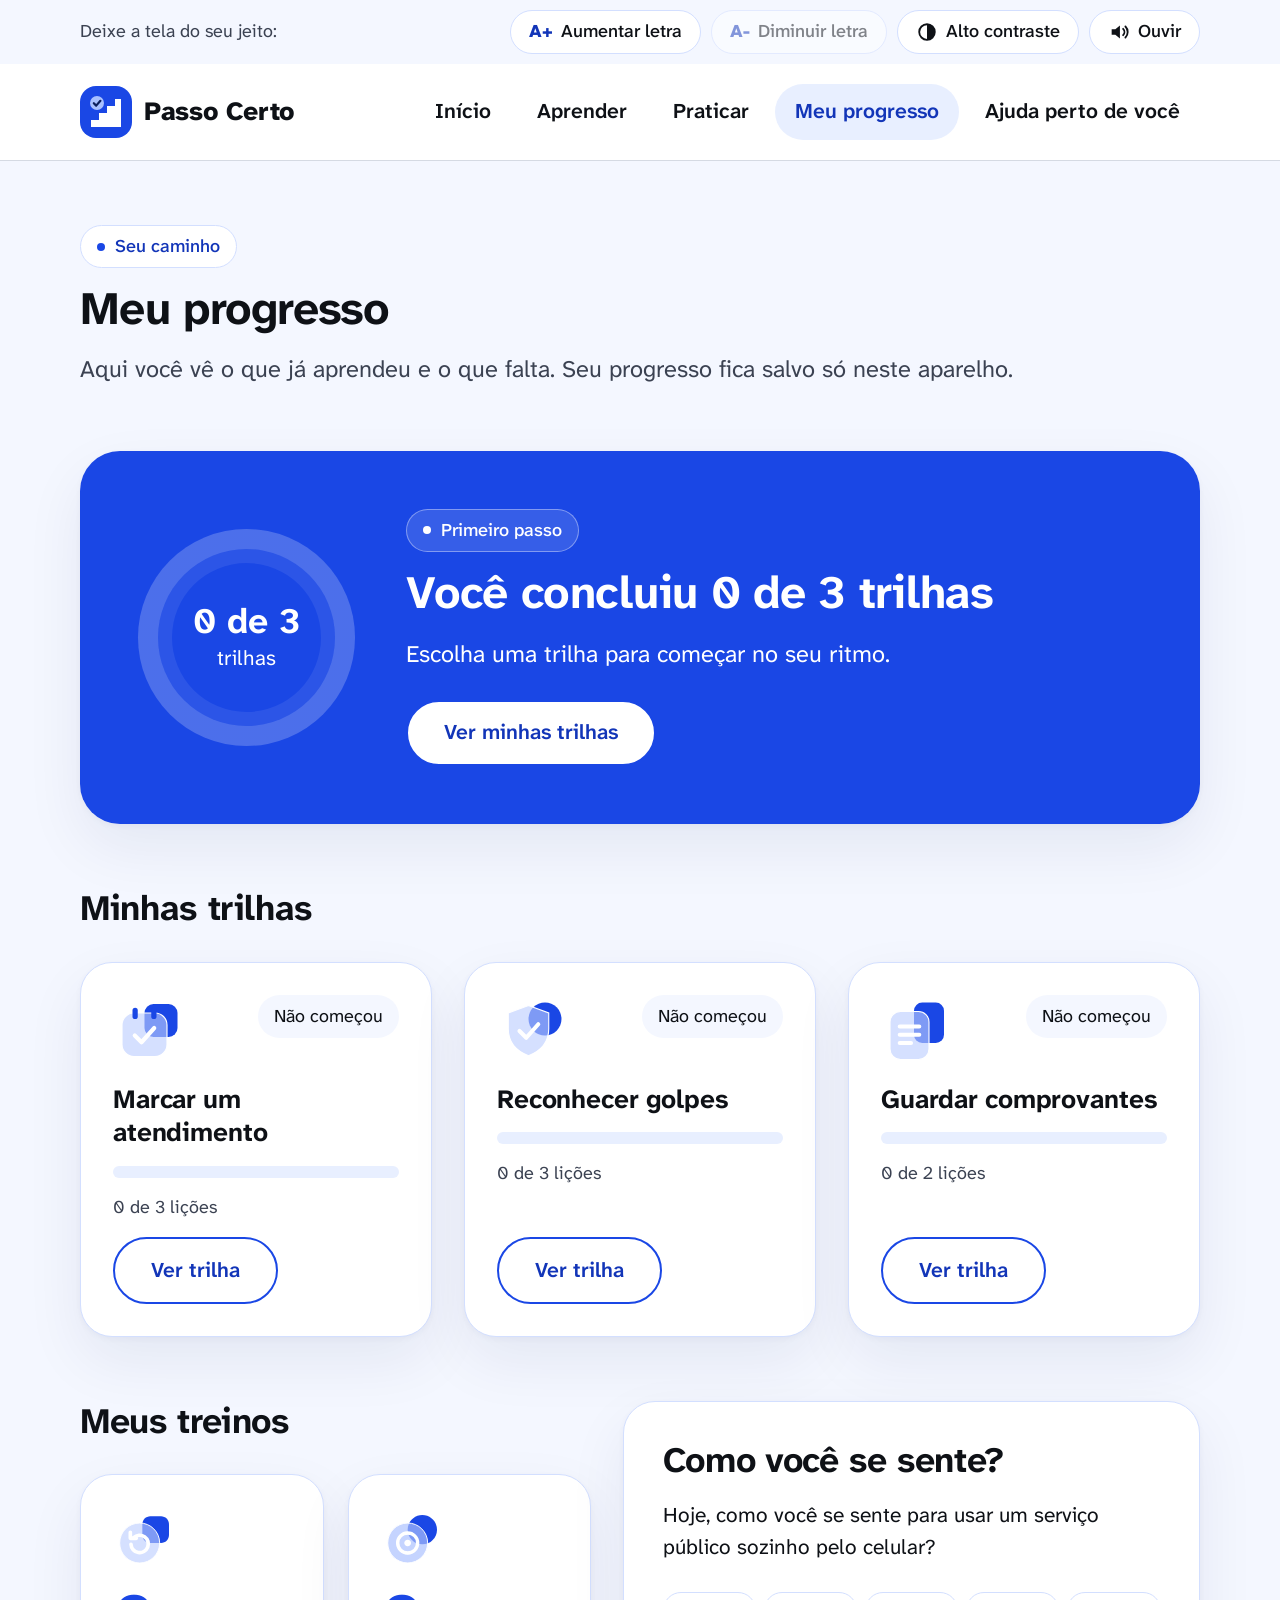
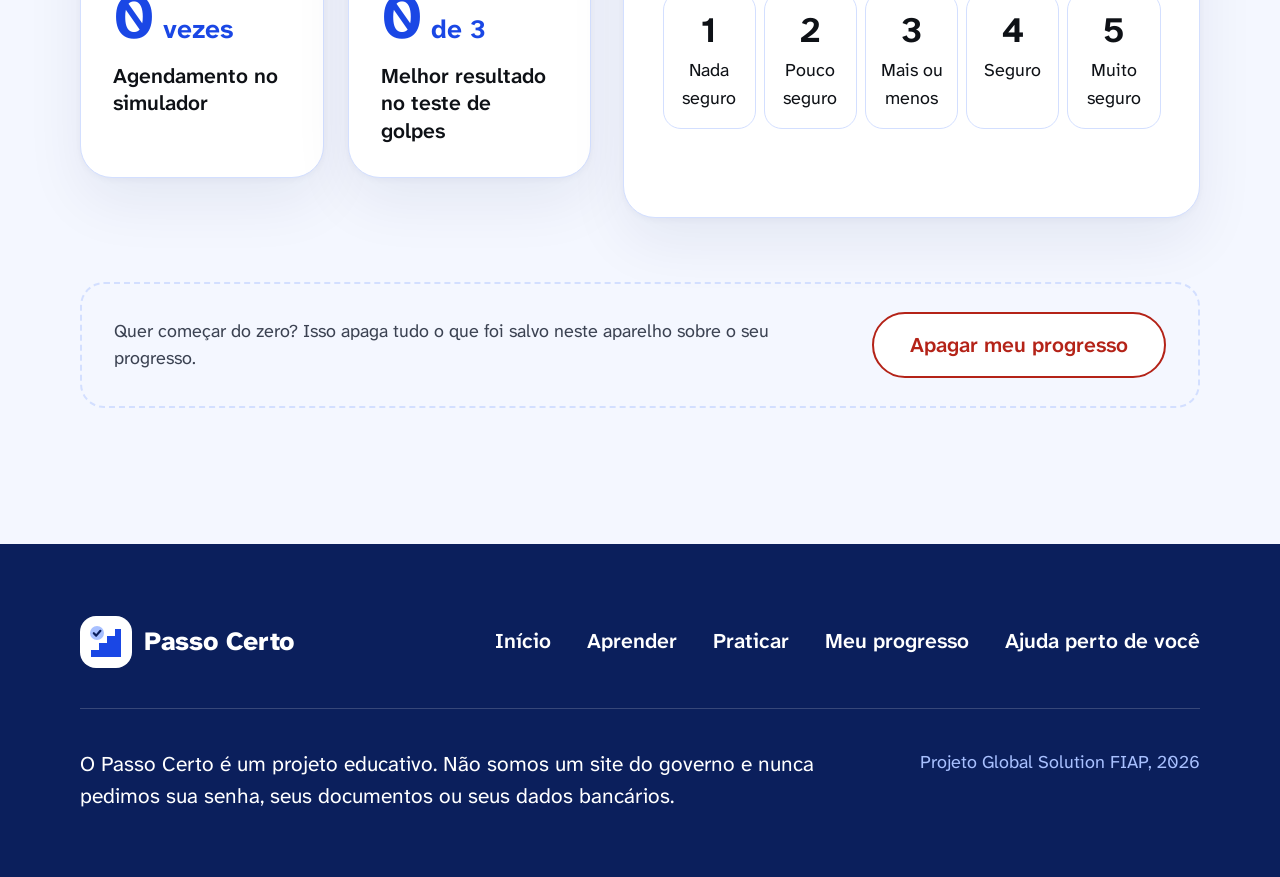
<file: páginas/progresso.html>
<!doctype html>
<html lang="pt-BR">
<head>
  <meta charset="utf-8">
  <meta name="viewport" content="width=device-width, initial-scale=1">
  <title>Meu progresso | Passo Certo</title>
  <meta name="description" content="Acompanhe suas trilhas, os treinos e como você se sente ao usar serviços públicos pelo celular.">
  <link rel="preconnect" href="https://fonts.googleapis.com">
  <link rel="preconnect" href="https://fonts.gstatic.com" crossorigin>
  <link href="https://fonts.googleapis.com/css2?family=Atkinson+Hyperlegible+Next:wght@400;500;600;700;800&display=swap" rel="stylesheet">
  <link rel="stylesheet" href="../css/style.css">
  <link rel="stylesheet" href="../css/progresso.css">
  <script src="../js/dados-progresso.js" defer></script>
  <script src="../js/progresso.js" defer></script>
  <script src="../js/main.js" defer></script>
</head>
<body>

  <!-- Ícones usados no site. Cada um é chamado com <use href="#id">. -->
  <svg xmlns="http://www.w3.org/2000/svg" style="display:none">
    <symbol id="logo-azul" viewBox="0 0 52 52"><rect width="52" height="52" rx="16" fill="#1A47E5"/><path d="M11 41V34H19V27H27V20H35V13H41V41H11Z" fill="#fff"/><circle cx="17" cy="17" r="7" fill="#A8C0FF"/><path d="M13.8 17.2l2.4 2.4 4.2-4.8" stroke="#0B1F5C" stroke-width="2.2" stroke-linecap="round" stroke-linejoin="round" fill="none"/></symbol>
    <symbol id="logo-branco" viewBox="0 0 52 52"><rect width="52" height="52" rx="16" fill="#fff"/><path d="M11 41V34H19V27H27V20H35V13H41V41H11Z" fill="#1A47E5"/><circle cx="17" cy="17" r="7" fill="#A8C0FF"/><path d="M13.8 17.2l2.4 2.4 4.2-4.8" stroke="#0B1F5C" stroke-width="2.2" stroke-linecap="round" stroke-linejoin="round" fill="none"/></symbol>

    <symbol id="i-som" viewBox="0 0 24 24"><path d="M4 9v6h4l5 4V5L8 9H4z" fill="currentColor"/><path d="M16.5 8.5a5 5 0 0 1 0 7M19 6a8.5 8.5 0 0 1 0 12" stroke="currentColor" stroke-width="2" stroke-linecap="round" fill="none"/></symbol>
    <symbol id="i-contraste" viewBox="0 0 24 24"><circle cx="12" cy="12" r="8.5" stroke="currentColor" stroke-width="2" fill="none"/><path d="M12 3.5a8.5 8.5 0 0 1 0 17z" fill="currentColor"/></symbol>
    <symbol id="i-menu" viewBox="0 0 24 24"><path d="M4 7h16M4 12h16M4 17h16" stroke="currentColor" stroke-width="2.4" stroke-linecap="round" fill="none"/></symbol>
    <symbol id="i-fechar" viewBox="0 0 24 24"><path d="M6 6l12 12M18 6L6 18" stroke="currentColor" stroke-width="2.4" stroke-linecap="round" fill="none"/></symbol>
    <symbol id="i-seta" viewBox="0 0 24 24"><path d="M9 6l6 6-6 6" stroke="currentColor" stroke-width="2.4" stroke-linecap="round" stroke-linejoin="round" fill="none"/></symbol>
    <symbol id="i-escudo" viewBox="0 0 30 30"><path d="M15 3l10 4v7c0 6.5-4.3 11.5-10 13-5.7-1.5-10-6.5-10-13V7l10-4z" fill="#A8C0FF"/><path d="M10.5 15l3.2 3.2 6-6.4" stroke="#0B1F5C" stroke-width="2.6" stroke-linecap="round" stroke-linejoin="round" fill="none"/></symbol>

    <!-- Ícones de vidro: forma sólida atrás, camada translúcida na frente, símbolo branco -->
    <symbol id="g-letra" viewBox="0 0 96 96"><rect x="46" y="12" width="40" height="40" rx="12" fill="#1A47E5"/><rect x="10" y="24" width="60" height="58" rx="16" fill="#BCCDFF" fill-opacity=".62" stroke="#fff" stroke-width="1.5"/><path d="M24 68l12-30 12 30M28.5 58h15" stroke="#fff" stroke-width="5.5" stroke-linecap="round" stroke-linejoin="round" fill="none"/><path d="M66 24v16M58 32h16" stroke="#fff" stroke-width="5" stroke-linecap="round"/></symbol>
    <symbol id="g-menos" viewBox="0 0 96 96"><rect x="46" y="12" width="40" height="40" rx="12" fill="#1A47E5"/><rect x="10" y="24" width="60" height="58" rx="16" fill="#BCCDFF" fill-opacity=".62" stroke="#fff" stroke-width="1.5"/><path d="M24 68l12-30 12 30M28.5 58h15" stroke="#fff" stroke-width="5.5" stroke-linecap="round" stroke-linejoin="round" fill="none"/><path d="M58 32h16" stroke="#fff" stroke-width="5" stroke-linecap="round"/></symbol>
    <symbol id="g-contraste" viewBox="0 0 96 96"><circle cx="58" cy="48" r="28" fill="#1A47E5"/><circle cx="38" cy="48" r="28" fill="#BCCDFF" fill-opacity=".62" stroke="#fff" stroke-width="1.5"/></symbol>
    <symbol id="g-som" viewBox="0 0 96 96"><circle cx="66" cy="38" r="20" fill="#1A47E5"/><rect x="10" y="22" width="60" height="54" rx="16" fill="#BCCDFF" fill-opacity=".62" stroke="#fff" stroke-width="1.5"/><path d="M24 42v14h9l11 9V33l-11 9h-9z" fill="#fff"/><path d="M51 41a10 10 0 0 1 0 16M56 35a18 18 0 0 1 0 28" stroke="#fff" stroke-width="4.5" stroke-linecap="round" fill="none"/></symbol>
    <symbol id="g-calendario" viewBox="0 0 96 96"><rect x="42" y="12" width="44" height="44" rx="12" fill="#1A47E5"/><rect x="12" y="24" width="60" height="58" rx="16" fill="#BCCDFF" fill-opacity=".62" stroke="#fff" stroke-width="1.5"/><rect x="26" y="17" width="7" height="15" rx="3.5" fill="#1A47E5"/><rect x="51" y="17" width="7" height="15" rx="3.5" fill="#1A47E5"/><path d="M29 54l9 9 17-19" stroke="#fff" stroke-width="5.5" stroke-linecap="round" stroke-linejoin="round" fill="none"/></symbol>
    <symbol id="g-escudo" viewBox="0 0 96 96"><circle cx="64" cy="32" r="22" fill="#1A47E5"/><path d="M42 14l27 10v21c0 18-11.5 30-27 36-15.5-6-27-18-27-36V24l27-10z" fill="#BCCDFF" fill-opacity=".62" stroke="#fff" stroke-width="1.5"/><path d="M30 48l9 9 16-18" stroke="#fff" stroke-width="5.5" stroke-linecap="round" stroke-linejoin="round" fill="none"/></symbol>
    <symbol id="g-documento" viewBox="0 0 96 96"><rect x="44" y="10" width="40" height="54" rx="11" fill="#1A47E5"/><rect x="12" y="22" width="52" height="64" rx="14" fill="#BCCDFF" fill-opacity=".62" stroke="#fff" stroke-width="1.5"/><path d="M25 42h26M25 53h26M25 64h15" stroke="#fff" stroke-width="5.5" stroke-linecap="round"/></symbol>
  </svg>

  <a class="pular" href="#conteudo">Pular para o conteúdo</a>

  <!-- header -->
  <header class="cabecalho">
    <div class="barra-acess">
      <div class="container barra-acess__linha">
        <p>Deixe a tela do seu jeito:</p>
        <div class="controles" role="group" aria-label="Ajustes de leitura">
          <button type="button" class="controle" data-acao="aumentar"><span class="controle__marca" aria-hidden="true">A+</span>Aumentar letra</button>
          <button type="button" class="controle" data-acao="diminuir"><span class="controle__marca" aria-hidden="true">A-</span>Diminuir letra</button>
          <button type="button" class="controle" data-acao="contraste" aria-pressed="false"><svg aria-hidden="true"><use href="#i-contraste"/></svg>Alto contraste</button>
          <button type="button" class="controle" data-acao="ouvir" aria-pressed="false"><svg aria-hidden="true"><use href="#i-som"/></svg><span data-rotulo="Ouvir" data-rotulo-parar="Parar">Ouvir</span></button>
        </div>
      </div>
    </div>

    <div class="container nav-linha">
      <a class="logo" href="../index.html">
        <svg aria-hidden="true"><use href="#logo-azul"/></svg>
        <span>Passo Certo</span>
      </a>

      <nav class="nav-desktop" aria-label="Principal">
        <ul>
          <li><a href="../index.html">Início</a></li>
          <li><a href="trilhas.html">Aprender</a></li>
          <li><a href="praticar.html">Praticar</a></li>
          <li><a href="progresso.html" aria-current="page">Meu progresso</a></li>
          <li><a href="ajuda.html">Ajuda perto de você</a></li>
        </ul>
      </nav>

      <div class="acoes-mobile">
        <button type="button" class="btn-aa" data-acao="abrir" aria-controls="painel-ajustes" aria-expanded="false" aria-label="Ajustes de leitura">Aa</button>
        <button type="button" class="btn-menu" data-acao="abrir" aria-controls="menu-mobile" aria-expanded="false">
          <svg aria-hidden="true"><use href="#i-menu"/></svg>Menu
        </button>
      </div>
    </div>
  </header>

  <!-- header mobile opened -->
  <div class="menu-mobile" id="menu-mobile" role="dialog" aria-modal="true" aria-label="Menu" hidden>
    <div class="menu-mobile__topo">
      <a class="logo" href="../index.html">
        <svg aria-hidden="true"><use href="#logo-azul"/></svg>
        <span>Passo Certo</span>
      </a>
      <button type="button" class="botao-fechar" data-acao="fechar">
        <svg aria-hidden="true"><use href="#i-fechar"/></svg>Fechar
      </button>
    </div>

    <div class="menu-mobile__corpo">
      <nav aria-label="Menu principal">
        <ul class="menu-lista">
          <li><a href="../index.html">Início<svg aria-hidden="true"><use href="#i-seta"/></svg></a></li>
          <li><a href="trilhas.html">Aprender<svg aria-hidden="true"><use href="#i-seta"/></svg></a></li>
          <li><a href="praticar.html">Praticar<svg aria-hidden="true"><use href="#i-seta"/></svg></a></li>
          <li><a href="progresso.html" aria-current="page">Meu progresso<svg aria-hidden="true"><use href="#i-seta"/></svg></a></li>
          <li><a href="ajuda.html">Ajuda perto de você<svg aria-hidden="true"><use href="#i-seta"/></svg></a></li>
        </ul>
      </nav>

      <hr>

      <section class="menu-ajustes" aria-labelledby="menu-ajustes-titulo">
        <h2 class="etiqueta" id="menu-ajustes-titulo">Ajustes de leitura</h2>
        <div class="ajustes-grade">
          <button type="button" class="bloco" data-acao="aumentar"><svg aria-hidden="true"><use href="#g-letra"/></svg>Aumentar letra</button>
          <button type="button" class="bloco" data-acao="diminuir"><svg aria-hidden="true"><use href="#g-menos"/></svg>Diminuir letra</button>
          <button type="button" class="bloco" data-acao="contraste" aria-pressed="false"><svg aria-hidden="true"><use href="#g-contraste"/></svg>Alto contraste</button>
          <button type="button" class="bloco" data-acao="ouvir" aria-pressed="false"><svg aria-hidden="true"><use href="#g-som"/></svg><span data-rotulo="Ouvir a página" data-rotulo-parar="Parar a leitura">Ouvir a página</span></button>
        </div>
      </section>

      <p class="aviso-seguro">
        <svg aria-hidden="true"><use href="#i-escudo"/></svg>
        Nunca pedimos sua senha, seus documentos ou seus dados bancários.
      </p>
    </div>
  </div>

  <!-- Painel ajustes aA -->
  <div class="folha" id="painel-ajustes" role="dialog" aria-modal="true" aria-labelledby="folha-titulo" hidden>
    <div class="folha__fundo" data-acao="fechar"></div>
    <div class="folha__caixa">
      <div class="folha__topo">
        <h2 class="titulo-3" id="folha-titulo">Ajustes de leitura</h2>
        <button type="button" class="botao-fechar" data-acao="fechar">
          <svg aria-hidden="true"><use href="#i-fechar"/></svg>Fechar
        </button>
      </div>
      <div class="ajustes-grade">
        <button type="button" class="bloco" data-acao="aumentar"><svg aria-hidden="true"><use href="#g-letra"/></svg>Aumentar letra</button>
        <button type="button" class="bloco" data-acao="diminuir"><svg aria-hidden="true"><use href="#g-menos"/></svg>Diminuir letra</button>
        <button type="button" class="bloco" data-acao="contraste" aria-pressed="false"><svg aria-hidden="true"><use href="#g-contraste"/></svg>Alto contraste</button>
        <button type="button" class="bloco" data-acao="ouvir" aria-pressed="false"><svg aria-hidden="true"><use href="#g-som"/></svg><span data-rotulo="Ouvir a página" data-rotulo-parar="Parar a leitura">Ouvir a página</span></button>
      </div>
      <p class="folha__nota">Suas escolhas ficam salvas neste aparelho.</p>
    </div>
  </div>

  
  <main id="conteudo" tabindex="-1" class="progresso">
    <div class="container pc-secoes">
      <header>
        <span class="etiqueta">Seu caminho</span>
        <h1 class="titulo-1">Meu progresso</h1>
        <p class="texto-grande">Aqui você vê o que já aprendeu e o que falta. Seu progresso fica salvo só neste aparelho.</p>
      </header>
      <section class="pc-resumo" aria-labelledby="pc-total">
        <div class="pc-anel" aria-hidden="true"><span><strong id="pc-contagem">0 de 3</strong>trilhas</span></div>
        <div>
          <span class="etiqueta" id="pc-incentivo">Primeiro passo</span>
          <h2 class="titulo-1" id="pc-total">Você concluiu 0 de 3 trilhas</h2>
          <p id="pc-proxima">Escolha uma trilha para começar no seu ritmo.</p>
          <a class="botao botao--secundario" id="pc-continuar" href="#minhas-trilhas">Escolher uma trilha</a>
        </div>
      </section>
      <section id="minhas-trilhas">
        <h2 class="titulo-2">Minhas trilhas</h2>
        <div class="pc-trilhas">
          <article class="pc-cartao pc-trilha" data-trilha="marcar-atendimento">
            <div class="pc-topo">
              <svg aria-hidden="true"><use href="#g-calendario"/></svg>
              <span class="pc-estado">Não começou</span>
            </div>
            <h3 class="titulo-3">Marcar um atendimento</h3>
            <progress value="0" max="3" aria-label="Lições concluídas em Marcar um atendimento"></progress>
            <p class="pc-licoes">0 de 3 lições</p>
            <a class="botao botao--secundario" href="trilhas.html">Ver trilha<span class="sr-only"> Marcar um atendimento</span></a>
          </article>
          <article class="pc-cartao pc-trilha" data-trilha="reconhecer-golpes">
            <div class="pc-topo">
              <svg aria-hidden="true"><use href="#g-escudo"/></svg>
              <span class="pc-estado">Não começou</span>
            </div>
            <h3 class="titulo-3">Reconhecer golpes</h3>
            <progress value="0" max="3" aria-label="Lições concluídas em Reconhecer golpes"></progress>
            <p class="pc-licoes">0 de 3 lições</p>
            <a class="botao botao--secundario" href="trilhas.html">Ver trilha<span class="sr-only"> Reconhecer golpes</span></a>
          </article>
          <article class="pc-cartao pc-trilha" data-trilha="guardar-comprovantes">
            <div class="pc-topo">
              <svg aria-hidden="true"><use href="#g-documento"/></svg>
              <span class="pc-estado">Não começou</span>
            </div>
            <h3 class="titulo-3">Guardar comprovantes</h3>
            <progress value="0" max="2" aria-label="Lições concluídas em Guardar comprovantes"></progress>
            <p class="pc-licoes">0 de 2 lições</p>
            <a class="botao botao--secundario" href="trilhas.html">Ver trilha<span class="sr-only"> Guardar comprovantes</span></a>
          </article>
        </div>
      </section>
      <div class="pc-detalhes">
        <section>
          <h2 class="titulo-2">Meus treinos</h2>
          <div class="pc-treinos">
            <article class="pc-cartao">
              <img src="../img/Ícone · refazer.svg" alt="" width="64" height="64">
              <p class="pc-numero"><strong id="pc-agendas">0</strong> <span id="pc-vezes">vezes</span></p>
              <h3>Agendamento no simulador</h3>
            </article>
            <article class="pc-cartao">
              <span class="pc-alvo" aria-hidden="true">
                <img src="../img/alvo-fundo.svg" alt="">
                <img src="../img/alvo-frente.svg" alt="">
                <img src="../img/Ícone · alvo.svg" alt="">
              </span>
              <p class="pc-numero"><strong id="pc-acertos">0</strong> de <span id="pc-perguntas">3</span></p>
              <h3>Melhor resultado no teste de golpes</h3>
            </article>
          </div>
        </section>
        <section class="pc-cartao pc-sentimento">
          <h2 class="titulo-2">Como você se sente?</h2>
          <p id="pc-pergunta">Hoje, como você se sente para usar um serviço público sozinho pelo celular?</p>
          <div class="pc-opcoes" role="radiogroup" aria-labelledby="pc-pergunta">
            <label><input type="radio" name="seguranca" value="1"><span><strong>1</strong>Nada seguro</span></label>
            <label><input type="radio" name="seguranca" value="2"><span><strong>2</strong>Pouco seguro</span></label>
            <label><input type="radio" name="seguranca" value="3"><span><strong>3</strong>Mais ou menos</span></label>
            <label><input type="radio" name="seguranca" value="4"><span><strong>4</strong>Seguro</span></label>
            <label><input type="radio" name="seguranca" value="5"><span><strong>5</strong>Muito seguro</span></label>
          </div>
          <p class="pc-feedback" role="status"></p>
        </section>
      </div>
      <div class="pc-apagar">
        <p>Quer começar do zero? Isso apaga tudo o que foi salvo neste aparelho sobre o seu progresso.</p>
        <button class="botao botao--secundario" id="pc-apagar" type="button">Apagar meu progresso</button>
      </div>
    </div>
  </main>

  <!-- footer -->
  <footer class="rodape">
    <div class="container">
      <div class="rodape__topo">
        <a class="logo" href="../index.html">
          <svg aria-hidden="true"><use href="#logo-branco"/></svg>
          <span>Passo Certo</span>
        </a>
        <nav aria-label="Rodapé">
          <ul>
            <li><a href="../index.html">Início</a></li>
            <li><a href="trilhas.html">Aprender</a></li>
            <li><a href="praticar.html">Praticar</a></li>
            <li><a href="progresso.html" aria-current="page">Meu progresso</a></li>
            <li><a href="ajuda.html">Ajuda perto de você</a></li>
          </ul>
        </nav>
      </div>
      <hr>
      <div class="rodape__base">
        <p class="rodape__aviso">O Passo Certo é um projeto educativo. Não somos um site do governo e nunca pedimos sua senha, seus documentos ou seus dados bancários.</p>
        <p class="rodape__credito">Projeto Global Solution FIAP, 2026</p>
      </div>
    </div>
  </footer>

  <!-- Mensagens lidas pelo leitor de tela depois de cada ajuste -->
  <div class="sr-only" id="aviso" aria-live="polite"></div>
</body>
</html>
</file>
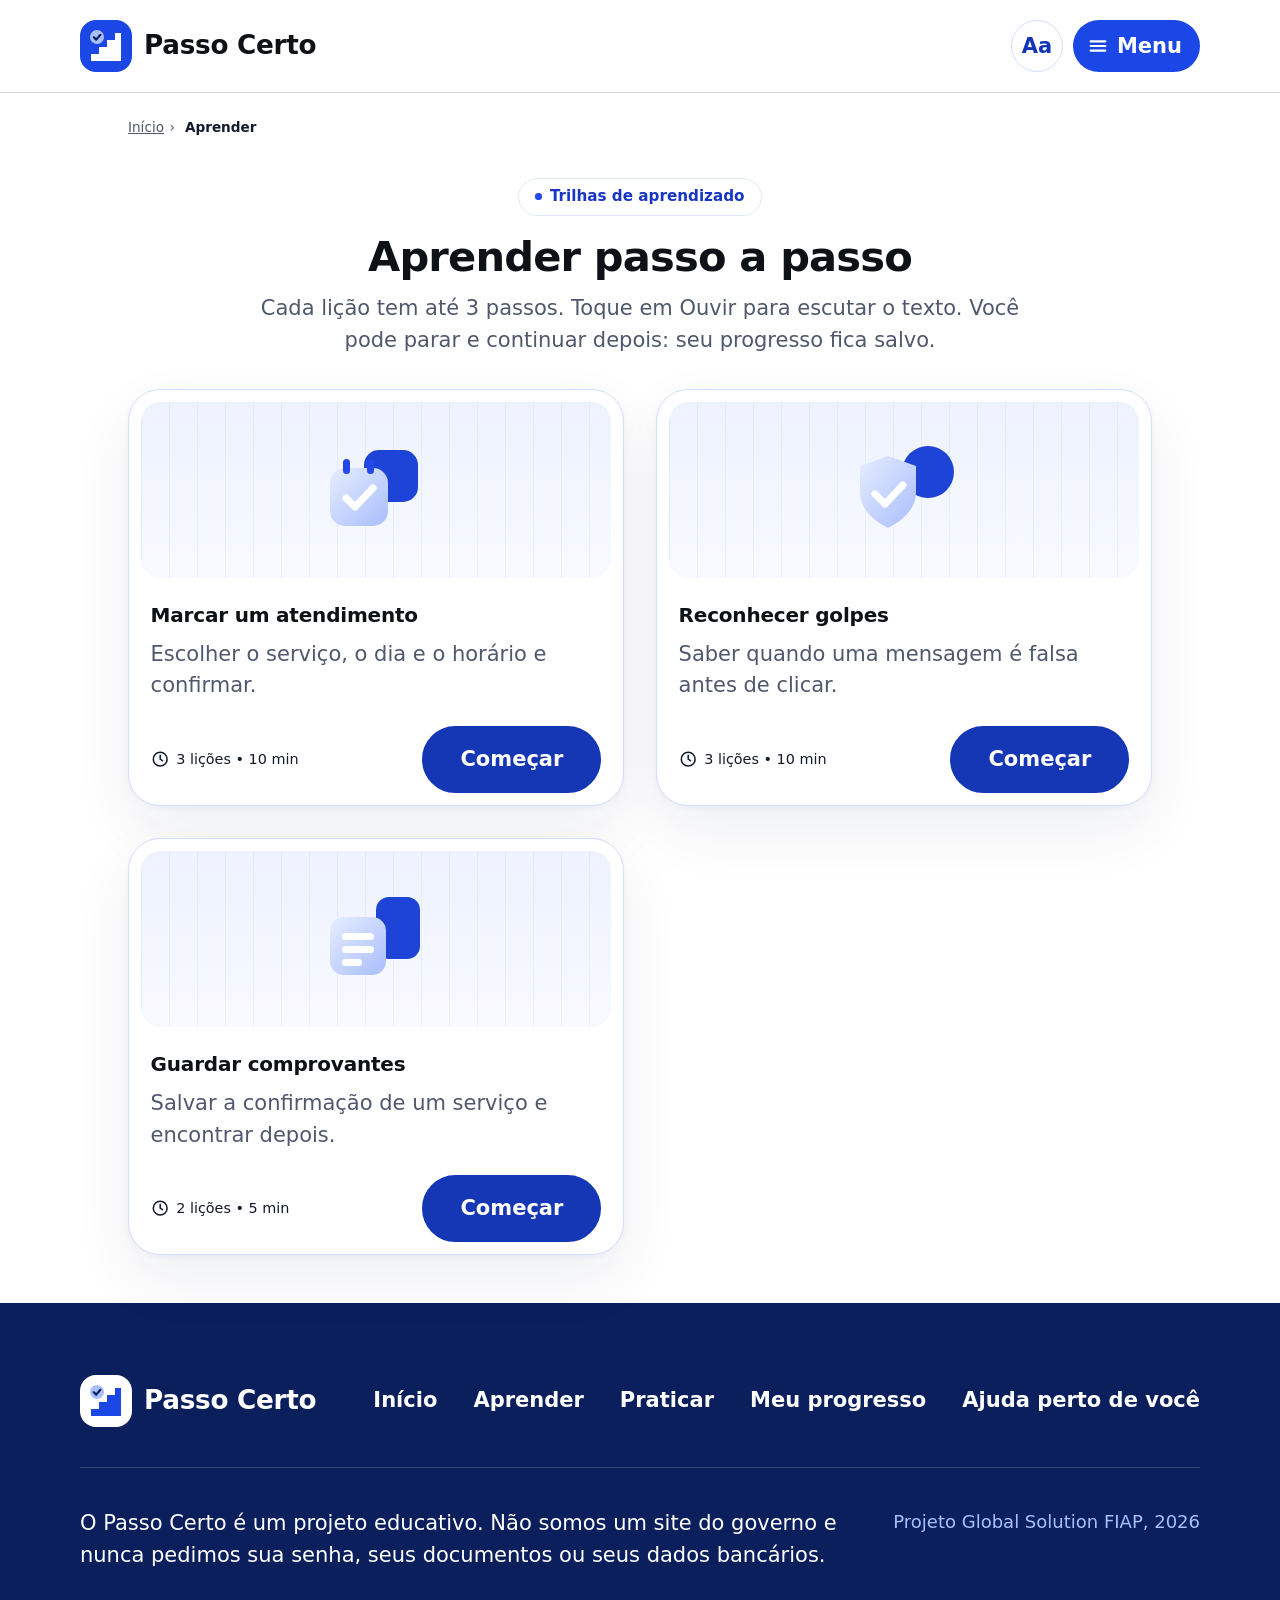
<file: páginas/trilhas.html>
<!DOCTYPE html>
<html lang="pt-BR">
<head>
  <meta charset="UTF-8">
  <meta name="viewport" content="width=device-width, initial-scale=1">
  <meta name="description" content="Aprenda passo a passo a usar serviços públicos pelo celular com o Passo Certo.">
  <title>Aprender | Passo Certo</title>
  <link rel="preconnect" href="https://fonts.googleapis.com">
  <link rel="stylesheet" href="https://fonts.googleapis.com/css2?family=Plus+Jakarta+Sans:wght@400;600;800&display=swap">
  <link rel="stylesheet" href="../css/trilhas.css">
  <link rel="stylesheet" href="../css/style.css">

  <script src="../data/trilha-dados.js" defer></script>
  <script src="../js/dados-progresso.js" defer></script>
  <script src="../js/main.js" defer></script>
  <script src="../js/trilhas.js" defer></script>

</head>
<body>
  <svg xmlns="http://www.w3.org/2000/svg" style="display:none" aria-hidden="true">
    <symbol id="logo-azul" viewBox="0 0 52 52"><rect width="52" height="52" rx="16" fill="#1A47E5"/><path d="M11 41V34H19V27H27V20H35V13H41V41H11Z" fill="#fff"/><circle cx="17" cy="17" r="7" fill="#A8C0FF"/><path d="M13.8 17.2l2.4 2.4 4.2-4.8" stroke="#0B1F5C" stroke-width="2.2" stroke-linecap="round" stroke-linejoin="round" fill="none"/></symbol>
    <symbol id="logo-branco" viewBox="0 0 52 52"><rect width="52" height="52" rx="16" fill="#fff"/><path d="M11 41V34H19V27H27V20H35V13H41V41H11Z" fill="#1A47E5"/><circle cx="17" cy="17" r="7" fill="#A8C0FF"/><path d="M13.8 17.2l2.4 2.4 4.2-4.8" stroke="#0B1F5C" stroke-width="2.2" stroke-linecap="round" stroke-linejoin="round" fill="none"/></symbol>
    <symbol id="i-som" viewBox="0 0 24 24"><path d="M4 9v6h4l5 4V5L8 9H4z" fill="currentColor"/><path d="M16.5 8.5a5 5 0 0 1 0 7M19 6a8.5 8.5 0 0 1 0 12" stroke="currentColor" stroke-width="2" stroke-linecap="round" fill="none"/></symbol>
    <symbol id="i-contraste" viewBox="0 0 24 24"><circle cx="12" cy="12" r="8.5" stroke="currentColor" stroke-width="2" fill="none"/><path d="M12 3.5a8.5 8.5 0 0 1 0 17z" fill="currentColor"/></symbol>
    <symbol id="i-menu" viewBox="0 0 24 24"><path d="M4 7h16M4 12h16M4 17h16" stroke="currentColor" stroke-width="2.4" stroke-linecap="round" fill="none"/></symbol>
    <symbol id="i-fechar" viewBox="0 0 24 24"><path d="M6 6l12 12M18 6L6 18" stroke="currentColor" stroke-width="2.4" stroke-linecap="round" fill="none"/></symbol>
    <symbol id="i-seta" viewBox="0 0 24 24"><path d="M9 6l6 6-6 6" stroke="currentColor" stroke-width="2.4" stroke-linecap="round" stroke-linejoin="round" fill="none"/></symbol>
    <symbol id="i-escudo" viewBox="0 0 30 30"><path d="M15 3l10 4v7c0 6.5-4.3 11.5-10 13-5.7-1.5-10-6.5-10-13V7l10-4z" fill="#A8C0FF"/><path d="M10.5 15l3.2 3.2 6-6.4" stroke="#0B1F5C" stroke-width="2.6" stroke-linecap="round" stroke-linejoin="round" fill="none"/></symbol>
    <symbol id="g-letra" viewBox="0 0 96 96"><rect x="46" y="12" width="40" height="40" rx="12" fill="#1A47E5"/><rect x="10" y="24" width="60" height="58" rx="16" fill="#BCCDFF" fill-opacity=".62" stroke="#fff" stroke-width="1.5"/><path d="M24 68l12-30 12 30M28.5 58h15" stroke="#fff" stroke-width="5.5" stroke-linecap="round" stroke-linejoin="round" fill="none"/><path d="M66 24v16M58 32h16" stroke="#fff" stroke-width="5" stroke-linecap="round"/></symbol>
    <symbol id="g-menos" viewBox="0 0 96 96"><rect x="46" y="12" width="40" height="40" rx="12" fill="#1A47E5"/><rect x="10" y="24" width="60" height="58" rx="16" fill="#BCCDFF" fill-opacity=".62" stroke="#fff" stroke-width="1.5"/><path d="M24 68l12-30 12 30M28.5 58h15" stroke="#fff" stroke-width="5.5" stroke-linecap="round" stroke-linejoin="round" fill="none"/><path d="M58 32h16" stroke="#fff" stroke-width="5" stroke-linecap="round"/></symbol>
    <symbol id="g-contraste" viewBox="0 0 96 96"><circle cx="58" cy="48" r="28" fill="#1A47E5"/><circle cx="38" cy="48" r="28" fill="#BCCDFF" fill-opacity=".62" stroke="#fff" stroke-width="1.5"/></symbol>
    <symbol id="g-som" viewBox="0 0 96 96"><circle cx="66" cy="38" r="20" fill="#1A47E5"/><rect x="10" y="22" width="60" height="54" rx="16" fill="#BCCDFF" fill-opacity=".62" stroke="#fff" stroke-width="1.5"/><path d="M24 42v14h9l11 9V33l-11 9h-9z" fill="#fff"/><path d="M51 41a10 10 0 0 1 0 16M56 35a18 18 0 0 1 0 28" stroke="#fff" stroke-width="4.5" stroke-linecap="round" fill="none"/></symbol>
  </svg>
    <a class="pular" href="#conteudo">Pular para o conteúdo</a>
    <header class="cabecalho">
        <div class="barra-acess">
        <div class="container barra-acess__linha">
            <p>Deixe a tela do seu jeito:</p>
            <div class="controles" role="group" aria-label="Ajustes de leitura">
            <button type="button" class="controle" data-acao="aumentar"><span class="controle__marca" aria-hidden="true">A+</span>Aumentar letra</button>
            <button type="button" class="controle" data-acao="diminuir"><span class="controle__marca" aria-hidden="true">A-</span>Diminuir letra</button>
            <button type="button" class="controle" data-acao="contraste" aria-pressed="false"><svg aria-hidden="true"><use href="#i-contraste"/></svg>Alto contraste</button>
            <button type="button" class="controle" data-acao="ouvir" aria-pressed="false"><svg aria-hidden="true"><use href="#i-som"/></svg><span data-rotulo="Ouvir" data-rotulo-parar="Parar">Ouvir</span></button>
            </div>
        </div>
        </div>

        <div class="container nav-linha">
        <a class="logo" href="../index.html">
            <svg aria-hidden="true"><use href="#logo-azul"/></svg>
            <span>Passo Certo</span>
        </a>

        <nav class="nav-desktop" aria-label="Principal">
            <ul>
            <li><a href="../index.html">Início</a></li>
            <li><a href="trilhas.html" aria-current="page">Aprender</a></li>
            <li><a href="praticar.html">Praticar</a></li>
            <li><a href="progresso.html">Meu progresso</a></li>
            <li><a href="ajuda.html" >Ajuda perto de você</a></li>
            </ul>
        </nav>

        <div class="acoes-mobile">
            <button type="button" class="btn-aa" data-acao="abrir" aria-controls="painel-ajustes" aria-expanded="false" aria-label="Ajustes de leitura">Aa</button>
            <button type="button" class="btn-menu" data-acao="abrir" aria-controls="menu-mobile" aria-expanded="false">
            <svg aria-hidden="true"><use href="#i-menu"/></svg>Menu
            </button>
        </div>
        </div>
    </header>

    <!-- header mobile opened -->
    <div class="menu-mobile" id="menu-mobile" role="dialog" aria-modal="true" aria-label="Menu" hidden>
        <div class="menu-mobile__topo">
        <a class="logo" href="../index.html">
            <svg aria-hidden="true"><use href="#logo-azul"/></svg>
            <span>Passo Certo</span>
        </a>
        <button type="button" class="botao-fechar" data-acao="fechar">
            <svg aria-hidden="true"><use href="#i-fechar"/></svg>Fechar
        </button>
        </div>

        <div class="menu-mobile__corpo">
        <nav aria-label="Menu principal">
            <ul class="menu-lista">
            <li><a href="../index.html">Início<svg aria-hidden="true"><use href="#i-seta"/></svg></a></li>
            <li><a href="trilhas.html" aria-current="page">Aprender<svg aria-hidden="true"><use href="#i-seta"/></svg></a></li>
            <li><a href="praticar.html">Praticar<svg aria-hidden="true"><use href="#i-seta"/></svg></a></li>
            <li><a href="progresso.html" >Meu progresso<svg aria-hidden="true"><use href="#i-seta"/></svg></a></li>
            <li><a href="ajuda.html">Ajuda perto de você<svg aria-hidden="true"><use href="#i-seta"/></svg></a></li>
            </ul>
        </nav>

        <hr>

        <section class="menu-ajustes" aria-labelledby="menu-ajustes-titulo">
            <h2 class="etiqueta" id="menu-ajustes-titulo">Ajustes de leitura</h2>
            <div class="ajustes-grade">
            <button type="button" class="bloco" data-acao="aumentar"><svg aria-hidden="true"><use href="#g-letra"/></svg>Aumentar letra</button>
            <button type="button" class="bloco" data-acao="diminuir"><svg aria-hidden="true"><use href="#g-menos"/></svg>Diminuir letra</button>
            <button type="button" class="bloco" data-acao="contraste" aria-pressed="false"><svg aria-hidden="true"><use href="#g-contraste"/></svg>Alto contraste</button>
            <button type="button" class="bloco" data-acao="ouvir" aria-pressed="false"><svg aria-hidden="true"><use href="#g-som"/></svg><span data-rotulo="Ouvir a página" data-rotulo-parar="Parar a leitura">Ouvir a página</span></button>
            </div>
        </section>

        <p class="aviso-seguro">
            <svg aria-hidden="true"><use href="#i-escudo"/></svg>
            Nunca pedimos sua senha, seus documentos ou seus dados bancários.
        </p>
        </div>
    </div>
    </header>

  <main id="conteudo" tabindex="-1">
    <nav class="migalhas" aria-label="Você está em">
      <ol>
        <li><a href="../index.html">Início</a></li>
        <li>
          <button type="button" class="link" id="mig-aprender" hidden>Aprender</button>
          <span id="mig-aprender-atual" aria-current="page">Aprender</span>
        </li>
        <li id="mig-trilha-li" hidden><span id="mig-trilha" aria-current="page"></span></li>
      </ol>
    </nav>

    <!-- 1. Catálogo -->
    <section id="tela-catalogo" aria-labelledby="titulo-pagina">
      <div class="centro bloco-escolha">
        <p class="chip">Trilhas de aprendizado</p>
        <div class="centro">
          <h1 id="titulo-pagina">Aprender passo a passo</h1>
          <p class="abertura">Cada lição tem até 3 passos. Toque em Ouvir para escutar o texto. Você pode parar e continuar depois: seu progresso fica salvo.</p>
        </div>
      </div>
      <div class="trilhas" id="lista-trilhas" aria-live="polite">
        <p class="aviso">Carregando as trilhas...</p>
      </div>
    </section>

    <!-- 2. Lição -->
    <section id="tela-licao" hidden aria-labelledby="titulo-trilha-h">
      <h1 id="titulo-trilha-h"></h1>
      <p class="subtitulo" id="subtitulo"></p>

      <div class="licao-grade">
        <aside class="lateral">
          <nav class="cartao licoes" aria-labelledby="titulo-licoes">
            <h2 id="titulo-licoes">Suas lições</h2>
            <div class="barra" role="progressbar" aria-valuemin="0" aria-valuenow="0" aria-valuemax="1" aria-labelledby="legenda-barra"><span id="barra-preenchida"></span></div>
            <p id="legenda-barra" class="legenda"></p>
            <ol id="lista-licoes"></ol>
          </nav>
          <div class="calma">
            <h2>Pode ir com calma</h2>
            <p>Seu progresso fica salvo. Se cansar, pare e volte depois do ponto onde parou.</p>
          </div>
        </aside>

        <article class="cartao passo" aria-labelledby="titulo-passo">
          <div class="passo-topo">
            <div>
              <p class="posicao" id="posicao" aria-live="polite"></p>
              <div class="segmentos" id="segmentos" aria-hidden="true"></div>
            </div>
            <button type="button" class="botao botao-escuro" id="ouvir" data-acao="ouvir-passo" aria-pressed="false">
              <svg viewBox="0 0 24 24" width="20" height="20" aria-hidden="true" fill="currentColor"><path d="M3 9v6h4l5 4V5L7 9H3zm13.5 3a4.5 4.5 0 0 0-2.5-4v8a4.5 4.5 0 0 0 2.5-4z"/></svg>
              <span data-rotulo="Ouvir este passo" data-rotulo-parar="Parar áudio">Ouvir este passo</span>
            </button>
          </div>

          <div class="ilustracao" id="ilustracao" role="img" aria-label="">
            <span class="tile" id="icone" aria-hidden="true"></span>
            <span class="mock" aria-hidden="true"><i></i><i></i><i></i><i></i></span>
          </div>

          <h2 id="titulo-passo"></h2>
          <p class="texto-passo" id="texto-passo"></p>

          <div class="acoes">
            <button type="button" class="botao botao-leve" id="anterior">Passo anterior</button>
            <button type="button" class="botao botao-principal" id="proximo">Próximo passo</button>
            <button type="button" class="botao botao-principal" id="concluir" hidden>Concluir lição</button>
          </div>
        </article>
      </div>
    </section>

    <!-- 3. Trilha concluída -->
    <section id="tela-fim" hidden aria-labelledby="titulo-fim">
      <div class="cartao fim">
        <span class="fim-selo" aria-hidden="true">✓</span>
        <h1 id="titulo-fim">Muito bem! Você terminou esta trilha.</h1>
        <p>Agora que tal praticar? No simulador você faz tudo como se fosse de verdade, sem nenhum risco.</p>
        <div class="acoes acoes-centro">
          <a class="botao botao-principal" href="praticar.html">Praticar agora</a>
          <button type="button" class="botao botao-leve" id="outra-trilha">Escolher outra trilha</button>
        </div>
      </div>
    </section>
  </main>

  <!-- Ícones decorativos das trilhas (o JS copia cada um para o cartão certo) -->
  <template id="icones">
    <svg data-icone="marcar-atendimento" viewBox="0 0 120 100" aria-hidden="true" focusable="false">
      <defs><linearGradient id="gA" x1="0" y1="0" x2="1" y2="1"><stop offset="0" stop-color="#e6edff"/><stop offset="1" stop-color="#a9bdfc"/></linearGradient></defs>
      <rect x="48" y="10" width="54" height="52" rx="15" fill="#1d44d6"/>
      <rect x="14" y="28" width="58" height="58" rx="15" fill="url(#gA)"/>
      <rect x="27" y="19" width="7" height="15" rx="3.5" fill="#2448e8"/><rect x="51" y="19" width="7" height="15" rx="3.5" fill="#2448e8"/>
      <path d="M30 58l9 9 18-19" fill="none" stroke="#fff" stroke-width="7" stroke-linecap="round" stroke-linejoin="round"/>
    </svg>
    <svg data-icone="reconhecer-golpes" viewBox="0 0 120 100" aria-hidden="true" focusable="false">
      <defs><linearGradient id="gB" x1="0" y1="0" x2="1" y2="1"><stop offset="0" stop-color="#e6edff"/><stop offset="1" stop-color="#a9bdfc"/></linearGradient></defs>
      <circle cx="84" cy="32" r="26" fill="#1d44d6"/>
      <path d="M44 16l28 10v26c0 17-13 28-28 36-15-8-28-19-28-36V26z" fill="url(#gB)"/>
      <path d="M31 54l10 10 18-19" fill="none" stroke="#fff" stroke-width="7" stroke-linecap="round" stroke-linejoin="round"/>
    </svg>
    <svg data-icone="guardar-comprovantes" viewBox="0 0 120 100" aria-hidden="true" focusable="false">
      <defs><linearGradient id="gC" x1="0" y1="0" x2="1" y2="1"><stop offset="0" stop-color="#e6edff"/><stop offset="1" stop-color="#a9bdfc"/></linearGradient></defs>
      <rect x="60" y="8" width="44" height="62" rx="13" fill="#1d44d6"/>
      <rect x="14" y="28" width="56" height="58" rx="14" fill="url(#gC)"/>
      <rect x="26" y="44" width="32" height="7" rx="3.5" fill="#fff"/><rect x="26" y="57" width="32" height="7" rx="3.5" fill="#fff"/><rect x="26" y="70" width="20" height="7" rx="3.5" fill="#fff"/>
    </svg>
    <svg data-icone="relogio" viewBox="0 0 24 24" aria-hidden="true" focusable="false" fill="none" stroke="currentColor" stroke-width="2" stroke-linecap="round" stroke-linejoin="round"><circle cx="12" cy="12" r="9"/><path d="M12 7v5l3 2"/></svg>
  </template>

  <p class="sr-only" id="anuncio" role="status" aria-live="polite"></p>
        <!-- footer -->
    <footer class="rodape">
        <div class="container">
        <div class="rodape__topo">
            <a class="logo" href="../index.html">
            <svg aria-hidden="true"><use href="#logo-branco"/></svg>
            <span>Passo Certo</span>
            </a>
            <nav aria-label="Rodapé">
            <ul>
                <li><a href="../index.html">Início</a></li>
                <li><a href="trilhas.html" aria-current="page">Aprender</a></li>
                <li><a href="praticar.html">Praticar</a></li>
                <li><a href="progresso.html" >Meu progresso</a></li>
                <li><a href="ajuda.html">Ajuda perto de você</a></li>
            </ul>
            </nav>
        </div>
        <hr>
        <div class="rodape__base">
            <p class="rodape__aviso">O Passo Certo é um projeto educativo. Não somos um site do governo e nunca pedimos sua senha, seus documentos ou seus dados bancários.</p>
            <p class="rodape__credito">Projeto Global Solution FIAP, 2026</p>
        </div>
        </div>
    </footer>

    <!-- Mensagens lidas pelo leitor de tela depois de cada ajuste -->
    <div class="sr-only" id="aviso" aria-live="polite"></div>
</body>
</html>
</file>
<file: css/style.css>
/* =========================================================
   Passo Certo | estilos da home
   Organização: tokens, base, componentes, seções, responsivo
   ========================================================= */

/* ---------- Tokens ---------- */
:root {
  --escala: 1; /* alterado pelo JavaScript: 1, 1.125, 1.25, 1.375 */

  --azul-50: #F4F7FF;
  --azul-100: #E8EFFF;
  --azul-200: #D3DFFF;
  --azul-300: #A8C0FF;
  --azul-600: #1A47E5;
  --azul-700: #1235B8;
  --azul-900: #0B1F5C;
  --cinza-300: #D5DAE3;
  --verde: #13803B;
  --verde-50: #E7F6EC;
  --vermelho: #B42318;
  --vermelho-50: #FDECEA;

  /* papéis: o modo alto contraste troca só estes */
  --fundo: #FFFFFF;
  --fundo-suave: var(--azul-50);
  --texto: #0E1116;
  --texto-2: #3B4252;
  --borda: var(--azul-200);
  --destaque: var(--azul-600);
  --destaque-forte: var(--azul-700);
  --foco: #0E1116;

  --margem: 80px;
  --secao: 136px;
  --raio-g: 32px;
  --raio-m: 24px;
  --sombra: 0 24px 60px rgba(11, 31, 92, .07), 0 2px 6px rgba(11, 31, 92, .04);

  --fonte: "Atkinson Hyperlegible Next", "Atkinson Hyperlegible", system-ui, -apple-system, "Segoe UI", Roboto, sans-serif;

  /* tamanhos: o menor valor é o do celular, o maior é o do desktop */
  --fs-display: clamp(2.75rem, 1.9rem + 2.6vw, 4.5rem);
  --fs-h1: clamp(2.125rem, 1.6rem + 1.6vw, 3.25rem);
  --fs-h2: clamp(1.75rem, 1.5rem + .9vw, 2.5rem);
  --fs-h3: clamp(1.5rem, 1.4rem + .3vw, 1.75rem);
  --fs-texto-g: clamp(1.3125rem, 1.2rem + .35vw, 1.5rem);
  --fs-texto: 1.3125rem;
  --fs-rotulo: 1.3125rem;
  --fs-apoio: 1.125rem;
}

[data-contraste="alto"] {
  --fundo-suave: #FFFFFF;
  --texto: #000000;
  --texto-2: #000000;
  --borda: #000000;
  --destaque: #0029B3;
  --destaque-forte: #001A80;
  --azul-50: #FFFFFF;
  --azul-100: #FFFFFF;
  --azul-200: #FFFFFF;
  --sombra: none;
}

/* ---------- Base ---------- */
*, *::before, *::after { box-sizing: border-box; }

html {
  font-size: calc(100% * var(--escala));
  -webkit-text-size-adjust: 100%;
  scroll-behavior: smooth;
  scroll-padding-top: 140px;
}

body {
  margin: 0;
  font-family: var(--fonte);
  font-size: var(--fs-texto);
  line-height: 1.52;
  color: var(--texto);
  background: var(--fundo);
}

body.sem-rolagem { overflow: hidden; }

h1, h2, h3, p, figure { margin: 0; }
img, svg { display: block; }
[hidden] { display: none !important; }

:focus-visible {
  outline: 4px solid var(--foco);
  outline-offset: 3px;
}
main:focus { outline: none; }

.sr-only {
  position: absolute;
  width: 1px; height: 1px;
  padding: 0; margin: -1px;
  overflow: hidden; clip: rect(0 0 0 0);
  white-space: nowrap; border: 0;
}

.pular {
  position: absolute;
  left: 16px; top: -100px;
  z-index: 200;
  padding: 14px 22px;
  border-radius: 999px;
  background: var(--texto);
  color: #fff;
  font-weight: 600;
  text-decoration: none;
}
.pular:focus { top: 16px; }

.container {
  width: 100%;
  max-width: calc(1280px + 2 * var(--margem));
  margin-inline: auto;
  padding-inline: var(--margem);
}

/* Imagem que não carregou: some e deixa o fundo azul do quadro */
.falhou { visibility: hidden; }

/* ---------- Tipografia ---------- */
.titulo-1 { font-size: var(--fs-h1); font-weight: 700; line-height: 1.12; letter-spacing: -0.015em; }
.titulo-2 { font-size: var(--fs-h2); font-weight: 700; line-height: 1.18; letter-spacing: -0.01em; }
.titulo-3 { font-size: var(--fs-h3); font-weight: 700; line-height: 1.28; letter-spacing: -0.005em; }
.texto-grande { font-size: var(--fs-texto-g); line-height: 1.5; color: var(--texto-2); }

.etiqueta {
  display: inline-flex;
  align-items: center;
  gap: 10px;
  padding: 8px 16px;
  border-radius: 999px;
  background: var(--fundo);
  border: 1px solid var(--borda);
  color: var(--destaque-forte);
  font-size: var(--fs-apoio);
  font-weight: 500;
  line-height: 1.4;
}
.etiqueta::before {
  content: "";
  width: 8px; height: 8px;
  border-radius: 50%;
  background: var(--destaque);
}

.link {
  color: var(--destaque-forte);
  font-weight: 600;
  text-decoration: underline;
  text-decoration-thickness: 2px;
  text-underline-offset: 5px;
}

/* ---------- Botões ---------- */
.botao {
  display: inline-flex;
  align-items: center;
  justify-content: center;
  gap: 10px;
  min-height: 4rem;
  padding: 1.1rem 2.25rem;
  border-radius: 999px;
  border: 2.5px solid transparent;
  font: 600 var(--fs-rotulo)/1.3 var(--fonte);
  text-decoration: none;
  text-align: center;
  cursor: pointer;
  transition: background-color .2s ease, border-color .2s ease;
}
.botao--primario { background: var(--destaque); color: #fff; }
.botao--primario:hover { background: var(--destaque-forte); }
.botao--secundario { background: #fff; color: var(--destaque-forte); border-color: var(--destaque); }
.botao--secundario:hover { background: var(--azul-50); }

.botao-fechar {
  display: inline-flex;
  align-items: center;
  gap: 8px;
  min-height: 52px;
  padding: 0 18px 0 14px;
  border: 0;
  border-radius: 999px;
  background: var(--texto);
  color: #fff;
  font: 600 var(--fs-rotulo)/1 var(--fonte);
  cursor: pointer;
}
.botao-fechar svg { width: 22px; height: 22px; }

/* Ícones de vidro */
.vidro { flex: none; }
.vidro--60 { width: 60px; height: 60px; }
.vidro--72 { width: 72px; height: 72px; }
.vidro--88 { width: 88px; height: 88px; }
.icone-ok { width: 28px; height: 28px; flex: none; }

/* Elementos que flutuam sobre os visuais */
.flutuante {
  position: absolute;
  display: inline-flex;
  align-items: center;
  gap: 10px;
  padding: 12px 18px;
  border-radius: 999px;
  background: #fff;
  border: 1px solid var(--borda);
  box-shadow: var(--sombra);
  font-size: var(--fs-apoio);
  font-weight: 500;
  line-height: 1.2;
  white-space: nowrap;
  color: var(--texto);
}
.flutuante svg { width: 22px; height: 22px; }
.flutuante--topo { left: 20px; top: 20px; }
.flutuante--base { right: 20px; bottom: 20px; }
.flutuante--azul { color: var(--destaque-forte); }
.flutuante--balao { border-radius: 6px 20px 20px 20px; }
.flutuante--alerta { background: var(--vermelho-50); color: var(--vermelho); border-color: rgba(180, 35, 24, .4); }
.flutuante--ok { background: var(--verde-50); color: var(--verde); border-color: var(--verde); }

/* ---------- Cabeçalho ---------- */
.cabecalho {
  position: sticky;
  top: 0;
  z-index: 50;
  background: var(--fundo);
  border-bottom: 1px solid var(--cinza-300);
}

.barra-acess { background: var(--fundo-suave); }
.barra-acess__linha {
  display: flex;
  align-items: center;
  justify-content: space-between;
  gap: 24px;
  padding-block: 10px;
}
.barra-acess p { font-size: var(--fs-apoio); color: var(--texto-2); }

.controles { display: flex; gap: 10px; }
.controle {
  display: inline-flex;
  align-items: center;
  gap: 8px;
  min-height: 44px;
  padding: 8px 18px;
  border-radius: 999px;
  background: #fff;
  border: 1.5px solid var(--borda);
  color: var(--texto);
  font: 500 var(--fs-apoio)/1.2 var(--fonte);
  white-space: nowrap;
  cursor: pointer;
}
.controle svg { width: 22px; height: 22px; }
.controle__marca { font-weight: 800; color: var(--destaque-forte); }
.controle:hover { border-color: var(--destaque); }
.controle[aria-pressed="true"] { background: var(--azul-100); border-color: var(--destaque); }
.controle[aria-disabled="true"] { opacity: .5; cursor: not-allowed; }

.nav-linha {
  display: flex;
  align-items: center;
  justify-content: space-between;
  gap: 24px;
  padding-block: 20px;
}

.logo {
  display: inline-flex;
  align-items: center;
  gap: 12px;
  color: var(--texto);
  font-size: var(--fs-h3);
  font-weight: 800;
  letter-spacing: -0.01em;
  text-decoration: none;
  white-space: nowrap;
}
.logo svg { width: 52px; height: 52px; flex: none; }

.nav-desktop ul { display: flex; gap: 6px; list-style: none; margin: 0; padding: 0; }
.nav-desktop a {
  display: inline-flex;
  padding: 12px 20px;
  border-radius: 999px;
  color: var(--texto);
  font-size: var(--fs-rotulo);
  font-weight: 600;
  text-decoration: none;
  white-space: nowrap;
}
.nav-desktop a:hover { background: var(--fundo-suave); }
.nav-desktop a[aria-current="page"] { background: var(--azul-100); color: var(--destaque-forte); }
[data-contraste="alto"] .nav-desktop a[aria-current="page"] { text-decoration: underline; text-underline-offset: 6px; }

.acoes-mobile { display: none; align-items: center; gap: 10px; }
.btn-aa {
  width: 52px; height: 52px;
  border-radius: 50%;
  border: 1.5px solid var(--borda);
  background: #fff;
  color: var(--destaque-forte);
  font: 800 var(--fs-rotulo)/1 var(--fonte);
  cursor: pointer;
}
.btn-menu {
  display: inline-flex;
  align-items: center;
  gap: 8px;
  min-height: 52px;
  padding: 0 18px 0 14px;
  border: 0;
  border-radius: 999px;
  background: var(--destaque);
  color: #fff;
  font: 600 var(--fs-rotulo)/1 var(--fonte);
  cursor: pointer;
}
.btn-menu svg { width: 22px; height: 22px; }

/* ---------- Menu mobile ---------- */
.menu-mobile {
  position: fixed;
  inset: 0;
  z-index: 100;
  display: flex;
  flex-direction: column;
  background: var(--fundo);
  overflow-y: auto;
  opacity: 0;
  transform: translateY(-8px);
  transition: opacity .2s ease, transform .2s ease;
}
.menu-mobile.aberto { opacity: 1; transform: none; }

.menu-mobile__topo {
  position: sticky;
  top: 0;
  z-index: 1;
  display: flex;
  align-items: center;
  justify-content: space-between;
  gap: 16px;
  padding: 14px var(--margem);
  background: var(--fundo);
  border-bottom: 1px solid var(--cinza-300);
}

.menu-mobile__corpo {
  display: flex;
  flex-direction: column;
  gap: 32px;
  padding: 28px var(--margem) 40px;
}

.menu-lista { list-style: none; margin: 0; padding: 0; display: flex; flex-direction: column; gap: 4px; }
.menu-lista a {
  display: flex;
  align-items: center;
  justify-content: space-between;
  gap: 16px;
  padding: 20px;
  border-radius: 20px;
  color: var(--texto);
  font-size: var(--fs-h3);
  font-weight: 700;
  text-decoration: none;
}
.menu-lista a svg { width: 24px; height: 24px; color: var(--texto-2); flex: none; }
.menu-lista a[aria-current="page"] {
  background: var(--fundo-suave);
  color: var(--destaque-forte);
  box-shadow: inset 6px 0 0 var(--destaque);
}
.menu-lista a[aria-current="page"] svg { color: var(--destaque); }

.menu-mobile hr { width: 100%; margin: 0; border: 0; border-top: 1px solid var(--borda); }
.menu-ajustes { display: flex; flex-direction: column; align-items: flex-start; gap: 16px; }

.ajustes-grade { width: 100%; display: grid; grid-template-columns: 1fr 1fr; gap: 12px; }
.bloco {
  display: flex;
  flex-direction: column;
  align-items: flex-start;
  gap: 12px;
  padding: 18px;
  border-radius: 22px;
  border: 1px solid var(--borda);
  background: #fff;
  color: var(--texto);
  font: 600 var(--fs-rotulo)/1.3 var(--fonte);
  text-align: left;
  cursor: pointer;
}
.bloco svg { width: 44px; height: 44px; }
.bloco[aria-pressed="true"] { background: var(--fundo-suave); border-color: var(--destaque); box-shadow: inset 0 0 0 1px var(--destaque); }
.bloco[aria-disabled="true"] { opacity: .5; cursor: not-allowed; }

.aviso-seguro {
  display: flex;
  align-items: flex-start;
  gap: 12px;
  padding: 18px;
  border-radius: 22px;
  background: var(--azul-900);
  color: #fff;
  font-size: var(--fs-apoio);
  line-height: 1.4;
}
.aviso-seguro svg { width: 28px; height: 28px; flex: none; }

/* ---------- Painel de ajustes (botão Aa) ---------- */
.folha {
  position: fixed;
  inset: 0;
  z-index: 110;
  display: flex;
  align-items: flex-end;
  justify-content: center;
}
.folha__fundo { position: absolute; inset: 0; background: rgba(11, 31, 92, .45); }
.folha__caixa {
  position: relative;
  width: 100%;
  max-width: 560px;
  max-height: 90vh;
  overflow-y: auto;
  display: flex;
  flex-direction: column;
  gap: 24px;
  padding: 24px var(--margem) 32px;
  border-radius: 28px 28px 0 0;
  background: var(--fundo);
  opacity: 0;
  transform: translateY(24px);
  transition: opacity .2s ease, transform .2s ease;
}
.folha.aberto .folha__caixa { opacity: 1; transform: none; }
.folha__topo { display: flex; align-items: center; justify-content: space-between; gap: 16px; }
.folha__nota { font-size: var(--fs-apoio); color: var(--texto-2); }

/* ---------- Seções ---------- */
.secao { padding-block: var(--secao); background: var(--fundo); }
.secao--suave { background: var(--fundo-suave); }

.secao__cabecalho {
  display: flex;
  flex-direction: column;
  align-items: flex-start;
  gap: 20px;
  margin-bottom: 72px;
}
.secao__cabecalho--centro { align-items: center; text-align: center; }
.secao__cabecalho--centro .texto-grande { max-width: 640px; }
.secao__cabecalho--dividido { flex-direction: row; align-items: flex-end; justify-content: space-between; gap: 96px; }
.secao__cabecalho--dividido .texto-grande { max-width: 520px; }
.secao__cabecalho-titulo { display: flex; flex-direction: column; align-items: flex-start; gap: 20px; }

/* Hero */
.hero {
  padding-block: 72px 104px;
  background: linear-gradient(180deg, var(--fundo-suave), var(--fundo));
  overflow: hidden;
}
.hero__grade {
  display: grid;
  grid-template-columns: minmax(0, 1fr) minmax(0, 620px);
  align-items: center;
  gap: 64px;
}
.hero__texto { display: flex; flex-direction: column; align-items: flex-start; gap: 32px; }

.selo {
  display: inline-flex;
  align-items: center;
  gap: 10px;
  padding: 10px 18px;
  border-radius: 999px;
  background: var(--azul-100);
  color: var(--destaque-forte);
  font-size: var(--fs-apoio);
  font-weight: 500;
  line-height: 1.3;
}
.selo svg { width: 22px; height: 22px; flex: none; }
[data-contraste="alto"] .selo { border: 2px solid #000; }

.hero__titulo {
  max-width: 13ch;
  font-size: var(--fs-display);
  font-weight: 800;
  line-height: 1.06;
  letter-spacing: -0.02em;
}
.destaque { color: var(--destaque); }
.hero__intro { max-width: 34em; }
.hero__acoes { display: flex; flex-wrap: wrap; gap: 16px; }

.garantias { display: flex; flex-wrap: wrap; gap: 14px 28px; list-style: none; margin: 0; padding: 0; }
.garantias li { display: flex; align-items: center; gap: 10px; font-weight: 600; }

.hero__visual { position: relative; width: 100%; aspect-ratio: 620 / 640; }
.hero__circulo {
  position: absolute;
  left: 8%; top: 6.25%;
  width: 90%;
  aspect-ratio: 1;
  border-radius: 50%;
  background: var(--azul-200);
}
.hero__foto {
  position: absolute;
  left: 11.3%; top: 3.1%;
  width: 80.6%; height: 93.75%;
  border-radius: 40px;
  overflow: hidden;
  background: var(--azul-100);
}
.hero__foto img { width: 100%; height: 100%; object-fit: cover; }

.vidro-card {
  position: absolute;
  display: flex;
  flex-direction: column;
  gap: 10px;
  padding: 20px 24px;
  border-radius: 24px;
  background: rgba(255, 255, 255, .82);
  border: 1.5px solid #fff;
  box-shadow: 0 16px 40px rgba(10, 31, 92, .16);
  -webkit-backdrop-filter: blur(24px);
  backdrop-filter: blur(24px);
}
.vidro-card__mini { font-size: var(--fs-apoio); font-weight: 500; color: var(--destaque-forte); line-height: 1.3; }
.vidro-card__mini--escuro { color: var(--texto); display: block; }
.vidro-card__forte { font-weight: 600; line-height: 1.3; color: var(--texto); }
.vidro-card__verde { display: block; font-weight: 600; color: var(--verde); }
.barrinhas { display: flex; gap: 8px; }
.barrinhas i { display: block; width: 72px; height: 10px; border-radius: 99px; background: var(--azul-200); }
.barrinhas i.on { background: var(--azul-600); }

.vidro-card--licao { left: -4.8%; top: 14%; width: 300px; }
.vidro-card--ouvir { right: -2%; top: 6.25%; flex-direction: row; align-items: center; padding: 14px 20px; white-space: nowrap; }
.vidro-card--ouvir svg { width: 40px; height: 40px; flex: none; }
.vidro-card--ok { left: 53%; top: 73%; width: 320px; flex-direction: row; align-items: center; gap: 14px; }

[data-contraste="alto"] .vidro-card,
[data-contraste="alto"] .flutuante,
[data-contraste="alto"] .balao,
[data-contraste="alto"] .cartao-local {
  background: #fff;
  border: 2px solid #000;
  -webkit-backdrop-filter: none;
  backdrop-filter: none;
}

/* Ajuste da tela */
.ajuste {
  display: grid;
  grid-template-columns: minmax(0, 1fr) minmax(0, 640px);
  align-items: center;
  gap: 96px;
}
.ajuste__texto { display: flex; flex-direction: column; align-items: flex-start; gap: 24px; }

.painel {
  list-style: none;
  margin: 0;
  padding: 12px;
  background: #fff;
  border: 1px solid var(--borda);
  border-radius: var(--raio-g);
  box-shadow: var(--sombra);
}
.painel__linha {
  display: flex;
  align-items: center;
  gap: 24px;
  padding: 24px;
  border-radius: var(--raio-m);
}
.painel__linha + .painel__linha { border-top: 1px solid var(--borda); border-top-left-radius: 0; border-top-right-radius: 0; }
.painel__linha:has(.chave[aria-checked="true"]) { background: var(--fundo-suave); }
.painel__texto { flex: 1; min-width: 0; }
.painel__titulo { font-size: var(--fs-h3); font-weight: 700; line-height: 1.28; }
.painel__desc { margin-top: 4px; color: var(--texto-2); }

/* Interruptor */
.chave {
  position: relative;
  flex: none;
  width: 72px; height: 40px;
  padding: 0;
  border-radius: 999px;
  border: 2px solid var(--azul-300);
  background: var(--azul-100);
  cursor: pointer;
  transition: background-color .2s ease, border-color .2s ease;
}
.chave__bola {
  position: absolute;
  top: 50%; left: 3px;
  width: 30px; height: 30px;
  border-radius: 50%;
  background: #fff;
  border: 2px solid var(--azul-300);
  transform: translateY(-50%);
  transition: left .2s ease;
}
.chave[aria-checked="true"] { background: var(--destaque); border-color: var(--destaque); }
.chave[aria-checked="true"] .chave__bola { left: 35px; border-color: #fff; }
[data-contraste="alto"] .chave { border-color: #000; }

/* Trilhas */
.trilhas {
  list-style: none;
  margin: 0;
  padding: 0;
  display: grid;
  grid-template-columns: repeat(auto-fit, minmax(min(100%, 340px), 1fr));
  gap: 32px;
}
.trilha {
  display: flex;
  flex-direction: column;
  padding: 12px;
  background: #fff;
  border: 1px solid var(--borda);
  border-radius: var(--raio-g);
  box-shadow: var(--sombra);
}
.trilha__visual {
  position: relative;
  height: 272px;
  border-radius: var(--raio-m);
  overflow: hidden;
  background:
    repeating-linear-gradient(90deg, rgba(211, 223, 255, .6) 0 1px, transparent 1px 48px),
    linear-gradient(180deg, #EDF2FF, #F8FAFF);
}
[data-contraste="alto"] .trilha__visual { background: #fff; border: 2px solid #000; }
.trilha__icone { position: absolute; left: 50%; top: 62px; width: 140px; height: 140px; transform: translateX(-50%); }
.trilha__corpo { flex: 1; display: flex; flex-direction: column; gap: 12px; padding: 32px 20px 20px; }
.trilha__corpo > p { color: var(--texto-2); }
.trilha__rodape {
  margin-top: auto;
  padding-top: 20px;
  display: flex;
  flex-direction: column;
  align-items: flex-start;
  gap: 16px;
}
.trilha__duracao { display: inline-flex; align-items: center; gap: 8px; font-size: var(--fs-apoio); color: var(--texto-2); }
.trilha__duracao svg { width: 22px; height: 22px; }

/* Como funciona */
.passos {
  list-style: none;
  margin: 0;
  padding: 0;
  display: grid;
  grid-template-columns: repeat(3, minmax(0, 1fr));
  gap: 32px;
}
.passo { display: flex; flex-direction: column; gap: 16px; }
.passo__topo { display: flex; align-items: center; gap: 20px; padding-bottom: 12px; }
.passo:not(:last-child) .passo__topo::after {
  content: "";
  flex: 1;
  border-top: 2px dashed var(--azul-300);
}
.passo__numero { font-weight: 600; color: var(--destaque); }

/* Atendimento presencial */
.atendimento {
  display: grid;
  grid-template-columns: minmax(0, 620px) minmax(0, 1fr);
  align-items: center;
  gap: 96px;
}
.atendimento__visual {
  position: relative;
  width: 100%;
  aspect-ratio: 620 / 580;
  border-radius: 44px;
  overflow: hidden;
  background:
    repeating-linear-gradient(90deg, rgba(211, 223, 255, .5) 0 1px, transparent 1px 50px),
    linear-gradient(180deg, #E8EFFF, #F6F8FF);
}
[data-contraste="alto"] .atendimento__visual { background: #fff; border: 2px solid #000; }
.atendimento__anel { position: absolute; left: 6.45%; top: 8.6%; width: 87.1%; aspect-ratio: 1; border-radius: 50%; border: 1.5px dashed var(--azul-300); }
.atendimento__halo { position: absolute; left: 12.9%; top: 15.5%; width: 74.2%; aspect-ratio: 1; border-radius: 50%; background: rgba(255, 255, 255, .85); }
.atendimento__ilustra { position: absolute; left: 9.7%; top: 9.3%; width: 80.6%; height: auto; }

.balao {
  position: absolute;
  left: 9%; top: 8.3%;
  padding: 14px 20px;
  border-radius: 22px 22px 22px 6px;
  background: #fff;
  border: 1px solid var(--borda);
  box-shadow: var(--sombra);
  font-weight: 600;
  line-height: 1.2;
}
.atendimento__selo { right: 7.7%; top: 11%; }
.cartao-local {
  position: absolute;
  right: 5.8%; bottom: 6.9%;
  display: flex;
  align-items: center;
  gap: 14px;
  padding: 16px 24px 16px 18px;
  border-radius: 24px;
  background: #fff;
  border: 1px solid var(--borda);
  box-shadow: var(--sombra);
}
.cartao-local svg { width: 52px; height: 52px; flex: none; }
.cartao-local strong { display: block; font-weight: 600; line-height: 1.3; }
.cartao-local span span { display: block; font-size: var(--fs-apoio); color: var(--destaque-forte); }

.atendimento__texto { display: flex; flex-direction: column; align-items: flex-start; gap: 24px; }
.beneficios { width: 100%; list-style: none; margin: 0; padding: 8px 0 0; }
.beneficios li { display: flex; align-items: center; gap: 20px; padding-block: 16px; }
.beneficios li + li { border-top: 1px solid var(--borda); }
.beneficios strong { display: block; font-weight: 600; }
.beneficios p { color: var(--texto-2); }
.atendimento__acoes { display: flex; flex-wrap: wrap; align-items: center; gap: 16px 24px; padding-top: 16px; }

/* ---------- Rodapé ---------- */
.rodape {
  --foco: #FFFFFF;
  padding-block: 72px 64px;
  background: var(--azul-900);
  color: #fff;
}
[data-contraste="alto"] .rodape { background: #000; }
.rodape .logo { color: #fff; }
.rodape__topo { display: flex; flex-wrap: wrap; align-items: center; justify-content: space-between; gap: 24px; }
.rodape nav ul { display: flex; flex-wrap: wrap; gap: 16px 36px; list-style: none; margin: 0; padding: 0; }
.rodape nav a { color: #fff; font-weight: 600; text-decoration: none; }
.rodape nav a:hover { text-decoration: underline; text-underline-offset: 5px; }
.rodape hr { margin: 40px 0; border: 0; border-top: 1px solid rgba(255, 255, 255, .18); }
.rodape__base { display: flex; flex-wrap: wrap; justify-content: space-between; gap: 24px; }
.rodape__aviso { max-width: 760px; }
.rodape__credito { font-size: var(--fs-apoio); color: var(--azul-300); }
[data-contraste="alto"] .rodape__credito { color: #fff; }

/* =========================================================
   Responsivo
   ========================================================= */

/* Tablet e notebook pequeno: menu vira botão, colunas viram uma */
@media (max-width: 1100px) {
  :root { --margem: 40px; --secao: 104px; }

  .barra-acess, .nav-desktop { display: none; }
  .acoes-mobile { display: flex; }
  .nav-linha { padding-block: 14px; }
  .logo { font-size: 1.3125rem; gap: 10px; }
  .logo svg { width: 40px; height: 40px; }

  .hero__grade, .ajuste, .atendimento { grid-template-columns: 1fr; gap: 56px; }
  .hero__visual { max-width: 560px; justify-self: center; }
  .atendimento__visual { max-width: 620px; }
  .secao__cabecalho--dividido { flex-direction: column; align-items: flex-start; gap: 20px; }
}

/* Celular */
@media (max-width: 760px) {
  :root { --margem: 20px; --secao: 64px; }

  .nav-linha { gap: 10px; }
  .logo { gap: 8px; min-width: 0; }
  .logo svg { width: 36px; height: 36px; }
  .acoes-mobile { gap: 8px; }
  .btn-menu { padding: 0 16px 0 12px; }

  .hero { padding-block: 32px 56px; }
  .hero__texto { gap: 24px; }
  .hero__acoes { flex-direction: column; align-self: stretch; gap: 12px; }
  .hero__acoes .botao { width: 100%; }
  .garantias { flex-direction: column; gap: 12px; }
  .icone-ok { width: 24px; height: 24px; }

  .hero__visual { aspect-ratio: 350 / 420; }
  .hero__circulo { left: 3%; top: 12%; width: 94%; }
  .hero__foto { left: 8.5%; top: 3.3%; width: 83%; height: 92.8%; border-radius: 32px; }
  .vidro-card { padding: 14px 16px; border-radius: 20px; gap: 8px; }
  .vidro-card--licao { left: 0; top: 9.5%; width: 210px; }
  .vidro-card--licao .vidro-card__forte { font-size: var(--fs-apoio); }
  .barrinhas i { width: 52px; height: 8px; }
  .vidro-card--ok { left: auto; right: 0; top: auto; bottom: 2%; width: 230px; gap: 10px; }
  .vidro-card--ouvir { display: none; }

  .secao__cabecalho { margin-bottom: 32px; }
  .secao__cabecalho--centro { align-items: flex-start; text-align: left; }

  .ajuste { gap: 32px; }
  .ajuste__texto { gap: 20px; }
  .painel { padding: 8px; border-radius: 28px; }
  .painel__linha { gap: 14px; padding: 16px 14px; border-radius: 20px; }
  .painel__titulo { font-size: var(--fs-rotulo); font-weight: 600; }
  .painel__desc { font-size: var(--fs-apoio); }
  .vidro--72 { width: 52px; height: 52px; }
  .chave { width: 56px; height: 32px; }
  .chave__bola { width: 22px; height: 22px; }
  .chave[aria-checked="true"] .chave__bola { left: 27px; }

  .trilhas { gap: 20px; }
  .trilha { padding: 10px; border-radius: 28px; }
  .trilha__visual { height: 200px; border-radius: 20px; }
  .trilha__icone { top: 46px; width: 108px; height: 108px; }
  .flutuante { padding: 10px 14px; gap: 8px; }
  .flutuante--topo { left: 14px; top: 14px; }
  .flutuante--base { right: 14px; bottom: 14px; }
  .trilha__corpo { padding: 22px 14px 12px; gap: 8px; }
  .trilha__rodape { flex-direction: column; align-items: stretch; gap: 14px; padding-top: 12px; }
  .trilha__rodape .botao { width: 100%; }

  .passos { grid-template-columns: 1fr; gap: 0; }
  .passo {
    display: grid;
    grid-template-columns: 64px 1fr;
    column-gap: 18px;
    row-gap: 4px;
    align-content: start;
  }
  .passo > :not(.passo__topo) { grid-column: 2; }
  .passo:not(:last-child) > :last-child { padding-bottom: 28px; }
  .passo__topo { grid-column: 1; grid-row: 1 / span 4; flex-direction: column; gap: 8px; padding: 0; }
  .passo:not(:last-child) .passo__topo::after { flex: 1; min-height: 40px; border-top: 0; border-left: 2px dashed var(--azul-300); }
  .passo .titulo-2 { font-size: var(--fs-h3); }
  .passo .texto-grande { font-size: var(--fs-texto); }
  .vidro--88 { width: 64px; height: 64px; }
  .passo__numero { font-size: var(--fs-apoio); padding-top: 6px; }

  .atendimento { gap: 32px; }
  .atendimento__visual { border-radius: 28px; }
  .balao { padding: 10px 14px; font-size: var(--fs-apoio); border-radius: 18px 18px 18px 6px; }
  .cartao-local { right: 4%; bottom: 5%; gap: 10px; padding: 10px 14px 10px 12px; border-radius: 18px; }
  .cartao-local svg { width: 36px; height: 36px; }
  .cartao-local strong, .cartao-local span span { font-size: 0.9375rem; }
  .atendimento__selo { right: 4%; top: 19%; }
  .balao { left: 5%; top: 5%; }
  .botao { padding-inline: 1.25rem; }
  .atendimento__texto { gap: 20px; }
  .beneficios li { gap: 14px; padding-block: 12px; }
  .beneficios li + li { border-top: 0; }
  .vidro--60 { width: 52px; height: 52px; }
  .beneficios p { font-size: var(--fs-apoio); }
  .atendimento__acoes { flex-direction: column; align-self: stretch; align-items: stretch; }
  .atendimento__acoes .link { align-self: center; }

  .rodape { padding-block: 48px; }
  .rodape__topo { flex-direction: column; align-items: flex-start; gap: 28px; }
  .rodape nav ul { flex-direction: column; gap: 16px; }
  .rodape hr { margin: 28px 0; }
  .rodape__aviso { font-size: var(--fs-apoio); }
}

/* Letra muito grande no desktop: o JavaScript liga o cabeçalho compacto */
.menu-compacto .barra-acess,
.menu-compacto .nav-desktop { display: none; }
.menu-compacto .acoes-mobile { display: flex; }

/* Telas muito estreitas: o texto da logo sai para os botões caberem */
@media (max-width: 380px) {
  .nav-linha .logo span { position: absolute; width: 1px; height: 1px; overflow: hidden; clip: rect(0 0 0 0); }
}

/* Quem pediu ao sistema menos movimento */
@media (prefers-reduced-motion: reduce) {
  html { scroll-behavior: auto; }
  *, *::before, *::after { transition: none !important; animation: none !important; }
}
</file>
<file: css/base.css>
:root {
    --background: #F4F7FF;
    --cinza-neutro: #3B4252;
    --branco: #fff;
    --azul-claro: #D3DFFF;
    --azul-principal: #1235B8;
    --verde: #13803B;
    --azul-escuro: #0B1F5C;
    --preto: #000;
    --cinza-300: #D5DAE3;
    --fonte: "Atkinson Hyperlegible Next", "Atkinson Hyperlegible", system-ui, -apple-system, "Segoe UI", Roboto, sans-serif;

  /* tamanhos: o menor valor é o do celular, o maior é o do desktop */
  --fs-display: clamp(2.75rem, 1.9rem + 2.6vw, 4.5rem);
  --fs-h1: clamp(2.125rem, 1.6rem + 1.6vw, 3.25rem);
  --fs-h2: clamp(1.75rem, 1.5rem + .9vw, 2.5rem);
  --fs-h3: clamp(1.5rem, 1.4rem + .3vw, 1.75rem);
  --fs-texto-g: clamp(1.3125rem, 1.2rem + .35vw, 1.5rem);
  --fs-texto: 1.3125rem;
  --fs-rotulo: 1.3125rem;
  --fs-apoio: 1.125rem;
}

*{
    margin: 0;
    padding: 0;
    box-sizing: 0;
}
html{
      font-size: calc(100% * var(--escala));
  -webkit-text-size-adjust: 100%;
  scroll-behavior: smooth;
  scroll-padding-top: 140px;
}
body{
      margin: 0;
  font-family: var(--fonte);
  font-size: var(--fs-texto);
  line-height: 1.52;
  color: var(--texto);
  background: var(--fundo);

}

body.sem-rolagem { overflow: hidden; }

h1, h2, h3, p, figure { margin: 0; }
img, svg { display: block; }
[hidden] { display: none !important; }

.container {
    width: 100%;
    margin: 0 auto;
    background-color: var(--branco);

}

.main-content {
    display: flex;
    flex-direction: column;
    grid-area: 180px;
}

.topics{
    display: flex;
    align-items: center;
    border-radius: 24px;
    border: solid 1px var(--azul-claro);
    height: 50px;
    color: var(--azul-principal);
    background-color: var(--branco);
    list-style: circle;
    font-weight: 500;
    flex-direction: row;
    gap: 10px;
}
.bi-circle-fill{
    font-size: 0.5rem;
}
</file>
<file: css/css-ajuda/base_ajuda.css>
html,
body{
background: #F4F7FF;
background: linear-gradient(180deg, rgba(244, 247, 255, 1) 0%, rgba(255, 255, 255, 1) 15%);
}
.topics{
    display: flex;
    align-items: center;
    border-radius: 24px;
    border: solid 1px var(--azul-claro);
    height: 50px;
    color: var(--azul-principal);
    background-color: var(--branco);
    list-style: circle;
    font-weight: 500;
    flex-direction: row;
    gap: 10px;
}
.bi-circle-fill{
    font-size: 0.5rem;
}
</file>
<file: css/css-ajuda/hero.css>
#hero-ajuda{
    overflow: hidden;
    align-items: center;
    display: flex;
    flex-direction: row;
    height: 90vh;
    justify-content: center;
    gap: 5%;
}

#hero-ajuda h1{
    font-size: 4rem;
    width: 90%;
    line-height: 120%;
}

#hero-ajuda p {
    font-size: 1.6rem;
}

.hero-topic{
    width: 280px;
    padding-left: 15px;
}

.box-hero{
    width: 35%;
    display: flex;
    flex-direction: column;
    gap: 30px;
    height: 60%;
}

.box-img{
    width: 42%;
    display: flex;
    align-items: center;
    justify-content: center;
}

#checked-info{
    background-color: #E7F6EC;
    width: 300px;
    border-radius: 24px;
    height: 50px;
    display: flex;
    flex-direction: row;
    align-items: center;
    justify-content: center;
    gap: 5px;
    color: var(--verde);
    font-weight: 600;
    margin-top: 2%;
}

#img-ex{
    border-radius: 20px;
    width: 80%;
    height: auto;
}

@media (max-width: 1242px){
    #hero-ajuda{
        flex-direction: column;
        height: 150vh;
        gap: 50px;
    }
    .box-hero{
        width: 80%;
        height: auto;
    }

    #hero-ajuda h1{
        font-size: 2.5rem;
    }
    #hero-ajuda p {
        font-size: 1.5rem;
    }

    #img-ex{
        width: 100%;
    }
    .box-img{
        width: 80%;
        display: flex;
        align-items: center;
        justify-content: center;
    }
}
</file>
<file: css/css-ajuda/lembrete.css>
#lembrete{
    overflow: hidden;
    display: flex;
    flex-direction: column;
    height: 60vh;
    gap: 15px;
    width: 80%;
    align-self: center;
}

#lembrete h2 {
    font-size: 3rem;
}

.lembrete-topic{
    width: 160px;
    padding-left: 15px;
}

.flex-cards{
    display: flex;
    flex-direction: row;
    gap: 2.5%;
    justify-content: center;
    margin-top: 2%;
}

.cards{
    width: 30%;
    background-color: var(--branco);
    height: 260px;
    border-radius: 30px;
    border: solid 1px var(--azul-claro);
    display: flex;
    flex-direction: column;
    gap: 15px;
    padding-top: 2%;
    padding-left: 2%;
    box-shadow: 8px 0 20px -6px rgba(116, 197, 218, 0.2);
}
.cards-text{
    width: 85%;
}
.icones-img{
    width: 80px;
    height: auto;
}

@media (max-width: 1450px){
    #lembrete{
        height: auto;
    }

    .flex-cards{
        flex-direction: column;
        align-items: center;
        gap: 20px;
    }
    .cards{
        padding-top: 40px;
        width: 40%;
    }
}

@media (max-width: 1240px){
    .cards{
        width: 50%;
    }
}
@media (max-width: 850px){
    .cards{
        width: 80%;
    }
}
@media (max-width: 550px){
    .cards{
        width: 90%;
        height: 300px;
        padding-left: 20px;
    }
    .cards p{
        width: 80%;
        display: flex;
        flex-direction: row;
        flex-wrap: wrap; 
    }

}
</file>
<file: css/css-ajuda/local.css>
.local-topic{
    width: 150px;
    padding-left: 20px;
}
#local{
    width: 80%;
    align-self: center;
    display: flex;
    flex-direction: column;
    gap: 20px;
}
#local h2 {
    font-size: 3rem;
}
#local h4{
    font-weight: 500;
}
.flex-row{
    display: flex;
    flex-direction: row;
}
.local-title{
    justify-content: space-between;

}
.regioes-list{
    display: flex;
    flex-direction: column;
    gap: 5px;
}
.gap-btn{
    gap: 10px;
}
.btn-regioes{
    border-radius: 20px;
    height: 40px;
    width: 10%;
    border: solid 1px var(--cinza-300);
    background: none;
    font-weight: 500;
    font-size: 1.2rem;
}

.btn-regioes:hover{
    border: none;
    background-color: var(--azul-principal);
    color: var(--branco);
}

.secao-cards{
    display: flex;
    flex-direction: column;
    gap: 50px;
}

.cards-flex{
    display: flex;
    flex-direction: row;
    gap: 80px;
    margin-top: 1%;
}

.cards-local{
    border: solid 2px var(--azul-claro);
    border-radius: 30px;
    height: 480px;
    width: 400px;
    display: flex;
    flex-direction: column;
    padding-left: 2%;
    padding-top: 3%;
    gap: 15px;
    background-color: var(--branco);
}

.cards-local h4 {
    width: 90%;
    font-size: 1.6rem;
}

.cards-local p{
    width: 90%;
    height: 60px;
}

.cards-local small{
    width: 90%;
    display: flex;
    gap: 10px;
    color: var(--azul-principal);
    font-weight: 500;
}

.cards-local a{
   color: var(--azul-principal);
}

.card-local-mais h4{
    height: auto;
}

.card-local-mais p{
    height: 120px;
}

.card-local-mais small{
    color: var(--branco);
}

.icone-local{
    width: 100px;
    height: auto;
}

.btn-mapa{
    width: 90%;
    height: 60px;
    border-radius: 30px;
    border: none;
    background-color: var(--azul-principal);
    color: var(--branco);
    font-size: 1.5rem;
    
}

.card-local-mais{
    border: none;
    color: var(--branco);
    background-color: var(--azul-escuro);
}

.icone-global{
    width: 100px;
    height: auto;
}

@media (max-width: 1000px){
    .cards-local{
        width: 80%;   
    }
}

@media (max-width: 1450px){
    .cards-flex{
        gap: 30px;
    }
    .cards-local{
        height: 520px;
    }
    .cards-local p{
        height: auto;
    }
    .btn-regioes{

        width: 20%;

    }
}
@media (max-width: 1240px){
    .cards-flex{
        flex-direction: column;
        align-items: center;
    }
}
@media (max-width: 950px){
    .flex-row{
        flex-direction: column;
    }

    .flex-wrapp{
        display: flex;
        flex-direction: row;
        flex-wrap: wrap; /* Permite que os itens vão para a linha de baixo */
    }
}

@media (max-width: 700px){
        .btn-regioes{

        width: 30%;

    }

}

@media (max-width: 550px){
        .cards-local{
        width: 90%;
        height: 550px;   
        padding-left: 5%;
    }
}

@media (max-width: 430px){
    .flex-row{
        flex-direction: column;
    }

    .flex-wrapp{
        display: flex;
        flex-direction: row;
        flex-wrap: wrap; /* Permite que os itens vão para a linha de baixo */
    }
        .btn-regioes{

        width: 40%;

    }
}
</file>
<file: css/praticar.css>
/* =========================================================
   Passo Certo | estilos da página Praticar
   Usa os tokens e componentes de style.css.
   Organização: topo, cartões, formulário, quiz, lateral,
   blocos do celular, responsivo e alto contraste.
   ========================================================= */

:root {
  --ambar: #8A5200;
  --ambar-50: #FFF3DF;
}

/* ---------- Página ---------- */
.praticar { padding-bottom: 64px; background: var(--fundo-suave); }

/* Faixa escura de aviso */
.faixa-treino { padding-block: 15px; background: var(--azul-900); color: #fff; }
.faixa-treino__linha { display: flex; align-items: center; gap: 12px; }
.faixa-treino__icone { width: 26px; height: 26px; flex: none; }
.faixa-treino p { font-size: var(--fs-apoio); font-weight: 600; line-height: 1.35; }
[data-contraste="alto"] .faixa-treino { background: #000; }

/* ---------- Topo: título e abas ---------- */
.topo {
  display: flex;
  align-items: flex-end;
  justify-content: space-between;
  gap: 40px;
  padding-block: 46px 32px;
}
.topo__texto { display: flex; flex-direction: column; align-items: flex-start; gap: 14px; max-width: 640px; }
.topo .etiqueta { padding: 6px 15px; font-size: .9375rem; }
.topo__titulo {
  font-size: clamp(2.125rem, 1.55rem + 1.9vw, 3.125rem);
  font-weight: 800;
  line-height: 1.08;
  letter-spacing: -0.025em;
}
.topo__intro { font-size: var(--fs-texto); color: var(--texto-2); }

.abas {
  display: inline-flex;
  flex: none;
  gap: 4px;
  padding: 5px;
  border: 1px solid var(--borda);
  border-radius: 999px;
  background: #fff;
}
.aba {
  padding: 13px 26px;
  border: 0;
  border-radius: 999px;
  background: transparent;
  color: var(--texto);
  font: 600 var(--fs-apoio)/1.2 var(--fonte);
  white-space: nowrap;
  cursor: pointer;
  transition: background-color .15s ease;
}
.aba:hover { background: var(--azul-50); }
.aba[aria-selected="true"] { background: var(--destaque); color: #fff; }
[data-contraste="alto"] .abas { border-width: 2px; }
[data-contraste="alto"] .aba[aria-selected="true"] { background: #0029B3; }

/* ---------- Grade ---------- */
.treino {
  display: grid;
  grid-template-columns: minmax(0, 1fr) minmax(0, 340px);
  align-items: start;
  gap: 24px;
  padding-bottom: 24px;
}
.treino__principal { min-width: 0; }
.treino__lado { display: flex; flex-direction: column; gap: 20px; }

/* ---------- Cartão principal ---------- */
.cartao {
  padding: 40px;
  border-radius: 28px;
  background: #fff;
  box-shadow: 0 10px 40px rgba(11, 31, 92, .05);
}
.cartao__titulo {
  font-size: clamp(1.5rem, 1.15rem + 1vw, 2rem);
  font-weight: 800;
  line-height: 1.15;
  letter-spacing: -0.015em;
}
.cartao__sub { margin-top: 10px; color: var(--texto-2); }

/* ---------- Aviso de erro ---------- */
.alerta {
  display: flex;
  align-items: flex-start;
  gap: 14px;
  margin-top: 28px;
  padding: 16px 20px;
  border: 1px solid var(--vermelho);
  border-radius: 14px;
  background: var(--vermelho-50);
}
.alerta__icone { width: 24px; height: 24px; flex: none; margin-top: 1px; }
.alerta strong { display: block; color: var(--vermelho); font-weight: 700; }
.alerta p { color: var(--vermelho); }
[data-contraste="alto"] .alerta { border-width: 2px; background: #fff; }

/* ---------- Grupos do formulário ---------- */
.grupo { margin-top: 32px; padding-top: 32px; border-top: 1px solid var(--borda); }
.grupo:first-child { padding-top: 0; border-top: 0; }
.grupo__cabecalho { display: flex; align-items: center; gap: 14px; margin-bottom: 20px; }
.grupo__numero {
  display: grid;
  place-items: center;
  flex: none;
  width: 34px;
  height: 34px;
  border-radius: 50%;
  background: var(--azul-100);
  color: var(--destaque);
  font-weight: 800;
  font-size: 1rem;
  line-height: 1;
}
.grupo__titulo { font-size: 1.375rem; font-weight: 700; line-height: 1.2; }
.grupo__pergunta { margin-bottom: 12px; font-weight: 700; line-height: 1.3; }
.grupo__pergunta + .chips { margin-bottom: 24px; }

.grupo__msg { margin-top: 12px; font-size: .9375rem; font-weight: 600; line-height: 1.35; }
.grupo__msg:empty { display: none; }
.grupo__msg + .grupo__pergunta { margin-top: 20px; }
.grupo__msg[data-tipo="erro"] { display: flex; align-items: flex-start; gap: 8px; color: var(--vermelho); }
.grupo__msg--com-icone::before {
  content: "!";
  display: grid;
  place-items: center;
  flex: none;
  width: 20px;
  height: 20px;
  margin-top: 1px;
  border-radius: 50%;
  background: var(--vermelho);
  color: #fff;
  font-size: .8125rem;
  font-weight: 800;
  line-height: 1;
}

/* ---------- Campos de texto ---------- */
.campos { display: grid; grid-template-columns: 1fr 1fr; gap: 28px; }
.campo { display: flex; flex-direction: column; }
.campo__rotulo { font-weight: 700; line-height: 1.3; }
.campo__ajuda { margin-top: 3px; font-size: .9375rem; color: var(--texto-2); }
.campo__caixa { position: relative; display: block; margin-top: 10px; }
.campo__input {
  display: block;
  width: 100%;
  min-height: 58px;
  padding: 12px 52px 12px 16px;
  border: 2px solid var(--borda);
  border-radius: 12px;
  background: #fff;
  color: var(--texto);
  font: 500 1.125rem/1.4 var(--fonte);
}
.campo__input::placeholder { color: #7C8394; }
.campo__input:focus-visible { outline: 4px solid var(--foco); outline-offset: 2px; }
.campo__estado {
  position: absolute;
  right: 16px;
  top: 50%;
  transform: translateY(-50%);
  display: block;
  pointer-events: none;
}
.campo__estado svg { display: none; width: 24px; height: 24px; }
.campo__msg { display: none; margin-top: 8px; font-size: .9375rem; font-weight: 600; line-height: 1.35; }

.campo[data-estado="erro"] .campo__input { border-color: var(--vermelho); }
.campo[data-estado="erro"] .campo__msg { display: block; color: var(--vermelho); }
.campo[data-estado="erro"] .campo__icone-erro { display: block; }

.campo[data-estado="ok"] .campo__input { border-color: var(--verde); }
.campo[data-estado="ok"] .campo__msg { display: block; color: var(--verde); }
.campo[data-estado="ok"] .campo__icone-ok { display: block; }

/* ---------- Opções de atendimento ---------- */
.atendimentos { display: grid; grid-template-columns: repeat(3, minmax(0, 1fr)); gap: 12px; }
.atendimento-opcao { position: relative; display: block; cursor: pointer; }
.atendimento-opcao__corpo {
  display: flex;
  align-items: center;
  gap: 12px;
  height: 100%;
  padding: 18px 16px;
  border: 2px solid var(--borda);
  border-radius: 14px;
  background: #fff;
  font-weight: 600;
  line-height: 1.25;
  transition: border-color .15s ease, background-color .15s ease;
}
.atendimento-opcao:hover .atendimento-opcao__corpo { border-color: var(--azul-300); }
.opcao__input { position: absolute; top: 12px; left: 12px; width: 1px; height: 1px; margin: 0; opacity: 0; }
.opcao__input:focus-visible { outline: none; }
.opcao__input:focus-visible + .atendimento-opcao__corpo { outline: 4px solid var(--foco); outline-offset: 3px; }
.opcao__marca {
  display: grid;
  place-items: center;
  flex: none;
  width: 24px;
  height: 24px;
  border: 2px solid var(--azul-300);
  border-radius: 50%;
}
.opcao__input:checked + .atendimento-opcao__corpo {
  border-color: var(--destaque);
  background: var(--azul-50);
  box-shadow: inset 0 0 0 1px var(--destaque);
}
.opcao__input:checked + .atendimento-opcao__corpo .opcao__marca { border-color: var(--destaque); }
.opcao__input:checked + .atendimento-opcao__corpo .opcao__marca::after {
  content: "";
  width: 12px;
  height: 12px;
  border-radius: 50%;
  background: var(--destaque);
}
.atendimentos[data-erro="true"] .atendimento-opcao__corpo { border-color: var(--vermelho); }

/* ---------- Dias e horários ---------- */
.chips { display: grid; grid-template-columns: repeat(5, minmax(0, 1fr)); gap: 10px; max-width: 420px; }
.chips--horas { grid-template-columns: repeat(6, minmax(0, 1fr)); max-width: 520px; gap: 8px; }

.chip { position: relative; display: block; cursor: pointer; min-width: 0; }
.chip__corpo {
  display: flex;
  flex-direction: column;
  align-items: center;
  justify-content: center;
  gap: 1px;
  min-height: 58px;
  padding: 8px 6px;
  border: 2px solid var(--borda);
  border-radius: 12px;
  background: #fff;
  font-weight: 700;
  font-size: 1.125rem;
  line-height: 1.15;
  text-align: center;
  transition: border-color .15s ease, background-color .15s ease;
}
.chip:hover .chip__corpo { border-color: var(--azul-300); }
.chip .opcao__input:focus-visible + .chip__corpo { outline: 4px solid var(--foco); outline-offset: 3px; }
.chip .opcao__input:checked + .chip__corpo {
  border-color: var(--destaque);
  background: var(--destaque);
  color: #fff;
}
.chip__nota { font-size: .8125rem; font-weight: 500; line-height: 1.1; color: var(--texto-2); letter-spacing: -0.01em; }

.chip--ocupado { cursor: not-allowed; }
.chip--ocupado .chip__corpo {
  border-style: dashed;
  border-color: var(--cinza-300);
  background: var(--fundo-suave);
}
.chip--ocupado .chip__texto { color: var(--texto-2); }
.chip--ocupado:hover .chip__corpo { border-color: var(--cinza-300); }

.chips[data-erro="true"] .chip:not(.chip--ocupado) .chip__corpo { border-color: var(--vermelho); }

/* ---------- Ações do formulário ---------- */
.acoes-form { display: flex; flex-wrap: wrap; align-items: center; gap: 16px; margin-top: 36px; }
.acoes-form__nota { font-size: .9375rem; color: var(--texto-2); }
.acoes-form--centro { justify-content: center; }
.acoes-form__nota--centro { width: 100%; text-align: center; }

.botao--perigo { background: #fff; color: var(--vermelho); border-color: var(--vermelho); }
.botao--perigo:hover { background: var(--vermelho-50); }
[data-contraste="alto"] .botao--perigo { background: #fff; color: #000; border-color: #000; }

/* ---------- Telas de revisão e sucesso ---------- */
.tela { margin-top: 28px; }
.tela__titulo { font-size: 1.5rem; font-weight: 800; line-height: 1.2; }
.tela__sub { margin-top: 6px; color: var(--texto-2); }
.tela__titulo--centro,
.tela__sub--centro { text-align: center; }
.tela--sucesso { display: flex; flex-direction: column; align-items: center; }
.tela--sucesso .lista-dados { align-self: stretch; }
.sucesso__icone { width: 72px; height: 72px; margin-bottom: 14px; }

.lista-dados {
  display: flex;
  flex-direction: column;
  width: 100%;
  margin: 24px 0 0;
  border: 1px solid var(--borda);
  border-radius: 16px;
  overflow: hidden;
  background: #fff;
}
.lista-dados > div { display: grid; grid-template-columns: 190px 1fr; gap: 12px; padding: 14px 18px; }
.lista-dados > div + div { border-top: 1px solid var(--borda); }
.lista-dados dt { color: var(--texto-2); font-weight: 600; }
.lista-dados dd { margin: 0; font-weight: 700; line-height: 1.35; }

/* ---------- Quiz: é golpe ou não é? ---------- */
.quiz { margin-top: 28px; }
.quiz__topo { display: flex; align-items: center; justify-content: space-between; gap: 16px; }
.quiz__contador { font-size: .9375rem; font-weight: 700; color: var(--texto-2); }
.quiz__barras { display: flex; gap: 6px; }
.quiz__barra { display: block; width: 44px; height: 8px; border-radius: 99px; background: var(--azul-200); }
.quiz__barra.on { background: var(--destaque); }

.mensagem {
  margin-top: 20px;
  padding: 20px;
  border: 1px solid var(--borda);
  border-radius: 18px;
  background: var(--fundo-suave);
}
.mensagem__topo { display: flex; align-items: center; gap: 12px; }
.mensagem__avatar {
  display: grid;
  place-items: center;
  flex: none;
  width: 44px;
  height: 44px;
  border: 1px solid var(--borda);
  border-radius: 50%;
  background: #fff;
  color: var(--destaque);
}
.mensagem__avatar svg { width: 24px; height: 24px; }
.mensagem__quem { display: flex; flex-direction: column; min-width: 0; }
.mensagem__quem strong { font-weight: 700; line-height: 1.25; }
.mensagem__quem span { font-size: .875rem; color: var(--texto-2); }
.mensagem__texto { margin-top: 14px; font-size: 1.125rem; line-height: 1.45; }

.quiz__respostas { display: flex; flex-wrap: wrap; gap: 12px; margin-top: 20px; }
.quiz__respostas .botao { flex: 1 1 200px; }

.feedback { margin-top: 20px; padding: 22px; border: 1px solid; border-radius: 18px; }
.feedback[data-acerto="sim"] { border-color: var(--verde); background: var(--verde-50); }
.feedback[data-acerto="nao"] { border-color: var(--ambar); background: var(--ambar-50); }
[data-contraste="alto"] .feedback { background: #fff; border-width: 2px; border-color: #000; }
.feedback__titulo { font-size: 1.25rem; font-weight: 800; line-height: 1.25; }
.feedback[data-acerto="sim"] .feedback__titulo { color: var(--verde); }
.feedback[data-acerto="nao"] .feedback__titulo { color: var(--ambar); }
[data-contraste="alto"] .feedback__titulo { color: #000; }
.feedback__texto { margin-top: 6px; }
.feedback__subtitulo {
  margin-top: 18px;
  font-size: .875rem;
  font-weight: 700;
  letter-spacing: .05em;
  text-transform: uppercase;
  color: var(--texto-2);
}
.feedback__sinais { display: flex; flex-direction: column; gap: 6px; margin: 10px 0 0; padding: 0; list-style: none; }
.feedback__sinais li { display: flex; gap: 8px; line-height: 1.4; }
.feedback__sinais li::before { content: "•"; font-weight: 800; }
.feedback .botao { margin-top: 22px; }

.resultado { display: flex; flex-direction: column; align-items: center; text-align: center; padding-block: 8px; }
.resultado__icone { width: 64px; height: 64px; }
.resultado__titulo { margin-top: 10px; font-size: 1.5rem; font-weight: 800; line-height: 1.2; }
.resultado__texto { margin-top: 6px; color: var(--texto-2); }

/* ---------- Coluna lateral ---------- */
.lado-cartao {
  padding: 28px;
  border-radius: 24px;
  background: #fff;
  box-shadow: 0 10px 40px rgba(11, 31, 92, .05);
}
.lado-cartao__icone { width: 60px; height: 60px; margin-bottom: 16px; }
.lado-cartao__titulo { font-size: 1.375rem; font-weight: 800; line-height: 1.2; }
.lado-cartao__texto { margin-top: 10px; color: var(--texto-2); }

.resumo__lista { display: flex; flex-direction: column; gap: 18px; margin: 20px 0 0; }
.resumo__linha dt { font-size: .9375rem; font-weight: 700; color: var(--texto-2); }
.resumo__linha dd { margin: 0; font-weight: 700; line-height: 1.3; }
.resumo__linha dd[data-vazio="true"] { color: var(--vermelho); }

.sinais { display: flex; flex-direction: column; gap: 14px; margin: 18px 0 0; padding: 0; list-style: none; }
.sinais li { display: flex; align-items: flex-start; gap: 10px; font-weight: 600; line-height: 1.35; }
.sinais__icone { width: 20px; height: 20px; flex: none; margin-top: 2px; }

/* ---------- Blocos que só aparecem em telas estreitas ---------- */
.so-estreito { display: none; }

.licoes {
  margin-bottom: 16px;
  padding: 28px;
  border-radius: 24px;
  background: #fff;
  box-shadow: 0 10px 40px rgba(11, 31, 92, .05);
}
.licoes__titulo { font-size: 1.5rem; font-weight: 800; }
.licoes__contagem { margin-top: 6px; font-size: .9375rem; color: var(--texto-2); }
.licoes__lista { display: flex; flex-direction: column; gap: 4px; margin: 20px 0 0; padding: 0; list-style: none; }
.licoes__item { display: flex; align-items: center; gap: 14px; padding: 12px 14px; border-radius: 16px; }
.licoes__item[data-estado="atual"] { background: var(--azul-50); }
.licoes__bolinha {
  display: grid;
  place-items: center;
  flex: none;
  width: 34px;
  height: 34px;
  border: 2px solid var(--cinza-300);
  border-radius: 50%;
  color: var(--texto-2);
  font-weight: 800;
  font-size: 1rem;
  line-height: 1;
}
.licoes__bolinha svg { width: 20px; height: 20px; }
.licoes__item[data-estado="feito"] .licoes__bolinha { background: var(--verde); border-color: var(--verde); color: #fff; }
.licoes__item[data-estado="atual"] .licoes__bolinha { background: #fff; border-color: var(--destaque); color: var(--destaque); }
.licoes__texto { display: flex; flex-direction: column; min-width: 0; }
.licoes__texto strong { font-weight: 700; line-height: 1.25; }
.licoes__texto span { font-size: .9375rem; color: var(--texto-2); }

.calma {
  margin-bottom: 24px;
  padding: 28px;
  border-radius: 24px;
  background: var(--azul-900);
  color: #fff;
}
.calma__icone {
  display: grid;
  place-items: center;
  width: 56px;
  height: 56px;
  margin-bottom: 16px;
  border-radius: 50%;
  background: #fff;
  color: var(--destaque);
}
.calma__icone svg { width: 28px; height: 28px; }
.calma__titulo { font-size: 1.375rem; font-weight: 800; }
.calma p { margin-top: 8px; color: #C6D4FF; }
[data-contraste="alto"] .calma { background: #000; }
[data-contraste="alto"] .calma p { color: #fff; }

/* =========================================================
   Responsivo
   ========================================================= */

/* Tablet e notebook pequeno: uma coluna, blocos do celular aparecem */
@media (max-width: 1100px) {
  .topo { flex-direction: column; align-items: flex-start; gap: 24px; padding-block: 36px 24px; }
  .abas { align-self: stretch; justify-content: center; }
  .treino { grid-template-columns: 1fr; gap: 16px; }
  .treino__lado { gap: 16px; }
  .so-estreito { display: block; }
  .cartao { padding: 32px; }
}

/* Celular */
@media (max-width: 760px) {
  .praticar { padding-bottom: 40px; }

  .faixa-treino { padding-block: 12px; }
  .faixa-treino p { font-size: .9375rem; }
  .faixa-treino__icone { width: 22px; height: 22px; }

  .topo { padding-block: 28px 20px; gap: 20px; }
  .topo__texto { gap: 10px; }
  .topo__intro { font-size: var(--fs-apoio); }

  .abas { flex-direction: column; gap: 10px; padding: 0; border: 0; background: transparent; }
  .aba { width: 100%; padding: 16px 20px; border: 1.5px solid var(--borda); background: #fff; }
  .aba[aria-selected="true"] { border-color: var(--destaque); }
  .aba:hover { background: #fff; }
  .aba[aria-selected="true"]:hover { background: var(--destaque); }

  .cartao { padding: 22px; border-radius: 22px; }
  .cartao__titulo { font-size: 1.5rem; }

  .campos { grid-template-columns: 1fr; gap: 22px; }
  .atendimentos { grid-template-columns: 1fr; gap: 10px; }
  .atendimento-opcao__corpo { padding: 15px 14px; }

  .grupo { margin-top: 26px; padding-top: 26px; }
  .grupo__titulo { font-size: 1.25rem; }
  .grupo__cabecalho { gap: 12px; margin-bottom: 16px; }
  .grupo__numero { width: 30px; height: 30px; font-size: .9375rem; }

  .chips { max-width: none; gap: 6px; }
  .chips--horas { gap: 6px; }
  .chip__corpo { min-height: 54px; padding: 6px 4px; font-size: 1rem; }
  .chip__nota { font-size: .75rem; }

  .lado-cartao { padding: 22px; border-radius: 20px; }
  .lado-cartao__titulo { font-size: 1.25rem; }
  .licoes,
  .calma { padding: 22px; border-radius: 20px; }
  .licoes__titulo { font-size: 1.375rem; }

  .tela { margin-top: 22px; }
  .tela__titulo { font-size: 1.3125rem; }
  .lista-dados > div { grid-template-columns: 1fr; gap: 2px; padding: 12px 16px; }

  .acoes-form { flex-direction: column; align-items: stretch; gap: 12px; margin-top: 28px; }
  .acoes-form .botao { width: 100%; }
  .acoes-form__nota { text-align: center; }

  .quiz__barra { width: 30px; }
  .quiz__respostas .botao { flex: 1 1 100%; }
  .mensagem { padding: 16px; }
  .feedback { padding: 18px; }
}

/* Telas bem estreitas: os seis horários passam para duas linhas de três */
@media (max-width: 440px) {
  .chips { grid-template-columns: repeat(5, minmax(0, 1fr)); }
  .chips--horas { grid-template-columns: repeat(3, minmax(0, 1fr)); }
  .chip__corpo { min-height: 58px; }
}

/* Alto contraste: superfícies brancas com borda preta */
[data-contraste="alto"] .cartao,
[data-contraste="alto"] .lado-cartao,
[data-contraste="alto"] .licoes,
[data-contraste="alto"] .mensagem,
[data-contraste="alto"] .lista-dados,
[data-contraste="alto"] .campo__input,
[data-contraste="alto"] .atendimento-opcao__corpo,
[data-contraste="alto"] .chip__corpo {
  border: 2px solid #000;
  box-shadow: none;
}
[data-contraste="alto"] .campo__input,
[data-contraste="alto"] .atendimento-opcao__corpo,
[data-contraste="alto"] .chip__corpo { border-width: 2px; }
[data-contraste="alto"] .campo[data-estado="erro"] .campo__input { border-color: #B42318; }
[data-contraste="alto"] .campo[data-estado="ok"] .campo__input { border-color: #0B6B30; }
[data-contraste="alto"] .opcao__input:checked + .atendimento-opcao__corpo,
[data-contraste="alto"] .chip .opcao__input:checked + .chip__corpo { box-shadow: inset 0 0 0 2px #000; }
</file>
<file: css/progresso.css>
.progresso { background: var(--fundo-suave); padding-block: clamp(40px, 5vw, 72px) var(--secao); }
.pc-secoes { display: grid; gap: clamp(40px, 5vw, 72px); }
.progresso h1, .pc-resumo h2 { margin-block: 16px; }
.pc-resumo { display: flex; align-items: center; gap: clamp(24px, 4vw, 64px); padding: clamp(24px, 4.5vw, 64px); background: var(--destaque); color: white; border-radius: 40px; box-shadow: var(--sombra); }
.pc-resumo .etiqueta { background: #ffffff20; border-color: #ffffff60; color: white; }
.pc-resumo .etiqueta::before { background: white; }
.pc-resumo p { font-size: var(--fs-texto-g); }
.pc-resumo .botao { margin-top: 28px; }
.pc-anel { --parte: 0%; flex: none; width: clamp(150px, 17vw, 240px); aspect-ratio: 1; border-radius: 50%; padding: 20px; background: conic-gradient(white var(--parte), #ffffff38 0); }
.pc-anel span { height: 100%; display: grid; align-content: center; justify-items: center; border-radius: 50%; background: var(--destaque); box-shadow: inset 0 0 0 14px #ffffff14; }
.pc-anel strong, .pc-opcoes strong { font-size: var(--fs-h2); line-height: 1.2; }
.pc-trilhas, .pc-treinos, .pc-detalhes { display: grid; gap: 32px; align-items: stretch; }
.pc-trilhas { grid-template-columns: repeat(3, minmax(0, 1fr)); margin-top: 32px; }
.pc-cartao { min-width: 0; padding: clamp(22px, 2.5vw, 36px); background: var(--fundo); border: 1px solid var(--borda); border-radius: var(--raio-g); box-shadow: var(--sombra); }
.pc-trilha { display: flex; flex-direction: column; align-items: flex-start; gap: 16px; }
.pc-topo { width: 100%; display: flex; justify-content: space-between; align-items: flex-start; flex-wrap: wrap; gap: 8px; }
.pc-topo svg { width: 72px; height: 72px; }
.pc-estado { border-radius: 999px; padding: 8px 16px; font-size: var(--fs-apoio); background: var(--fundo-suave); }
.pc-trilha progress { width: 100%; height: 12px; border: 0; border-radius: 999px; overflow: hidden; background: var(--azul-100); color: var(--destaque); appearance: none; }
.pc-trilha progress::-webkit-progress-bar { background: var(--azul-100); }
.pc-trilha progress::-webkit-progress-value { background: var(--cor-barra, var(--destaque)); border-radius: inherit; }
.pc-trilha progress::-moz-progress-bar { background: var(--cor-barra, var(--destaque)); }
.pc-trilha.em-andamento { border: 2px solid var(--destaque); }
.em-andamento .pc-estado { color: var(--destaque); background: var(--azul-100); }
.pc-trilha.concluida { --cor-barra: var(--verde); }
.concluida .pc-estado { color: var(--verde); background: var(--verde-50); }
.pc-licoes, .pc-apagar p { font-size: var(--fs-apoio); color: var(--texto-2); }
.pc-trilha .botao { margin-top: auto; }
.pc-detalhes { grid-template-columns: 0.94fr 1.06fr; }
.pc-treinos { grid-template-columns: repeat(2, minmax(0, 1fr)); gap: 24px; margin-top: 32px; }
.pc-treinos h3 { font-size: var(--fs-rotulo); line-height: 1.3; font-weight: 600; }
.pc-alvo { display: grid; width: 64px; height: 64px; }
.pc-alvo img { grid-area: 1 / 1; }
.pc-numero { color: var(--destaque); font-size: var(--fs-h3); font-weight: 700; margin-block: 12px; }
.pc-numero strong { font-size: var(--fs-display); line-height: 1.06; }
.pc-sentimento { padding: clamp(24px, 3vw, 40px); }
.pc-sentimento > p { margin-top: 18px; }
.pc-opcoes { display: grid; grid-template-columns: repeat(auto-fit, minmax(min(100%, 5rem), 1fr)); gap: 8px; margin-top: 28px; }
.pc-opcoes label { display: grid; position: relative; cursor: pointer; }
.pc-opcoes input { position: absolute; opacity: 0; }
.pc-opcoes span { display: grid; align-content: start; gap: 6px; padding: 16px 6px; text-align: center; border: 1px solid var(--borda); border-radius: 18px; font-size: var(--fs-apoio); }
.pc-opcoes input:checked + span { color: white; background: var(--destaque); }
.pc-opcoes input:focus-visible + span { outline: 4px solid var(--foco); outline-offset: 2px; }
.pc-feedback { color: var(--verde); min-height: 1.5em; }
.pc-feedback.salvo { padding-left: 34px; background: url('../img/progresso/confirmacao.svg') no-repeat left center; }
.pc-apagar { display: flex; align-items: center; justify-content: space-between; gap: 24px; border: 2px dashed var(--borda); padding: 28px 32px; border-radius: var(--raio-m); }
.pc-apagar button { color: var(--vermelho); border-color: currentColor; flex-shrink: 0; }
[data-contraste="alto"] .pc-trilha progress { outline: 1px solid var(--texto); }
@media (max-width: 1000px) {
  .pc-detalhes { grid-template-columns: 1fr; }
  .pc-trilhas { grid-template-columns: repeat(auto-fit, minmax(min(100%, 250px), 1fr)); }
}
@media (max-width: 650px) {
  .pc-resumo, .pc-apagar { flex-direction: column; align-items: flex-start; }
  .pc-resumo > div:last-child, .pc-resumo .botao { width: 100%; }
  .pc-opcoes { grid-template-columns: repeat(5, minmax(0, 1fr)); gap: clamp(4px, 2vw, 8px); }
  .pc-opcoes span {
    min-width: 0;
    gap: 5px;
    padding: 12px clamp(2px, 1vw, 7px);
    border-radius: 12px;
    font-size: .75rem;
    line-height: 1.35;
    overflow-wrap: anywhere;
  }
  .pc-opcoes strong { font-size: 1.6875rem; }
  .pc-anel { align-self: center; padding: 14px; }
  .pc-trilhas { grid-template-columns: 1fr; }
  .pc-treinos { grid-template-columns: repeat(auto-fit, minmax(min(100%, 140px), 1fr)); gap: 12px; }
}
</file>
<file: css/css-trilhas/trilhas.css>
/* ===== Tokens ===== */
:root {
  --azul: #2448e8; --azul-escuro: #1736c5; --marinho: #0f2260; --preto: #0f1220;
  --tinta: #141a2e; --suave: #4f586e; --fundo: #f3f6ff; --branco: #fff;
  --linha: #e2e8f8; --linha-forte: #c3cef0; --realce: #eef2ff; --verde: #17803f;
  --raio: 22px;
  --sombra: 0 8px 24px rgba(36, 72, 232, .06);
  --fonte: "Plus Jakarta Sans", system-ui, -apple-system, "Segoe UI", Arial, sans-serif;
}

/* ===== Base: celular primeiro, letra de 18px, toque de 48px ===== */
*, *::before, *::after { box-sizing: border-box; }
html { font-size: 18px; }
body { margin: 0; background: var(--fundo); color: var(--tinta); font-family: var(--fonte); line-height: 1.55; }
main { width: min(100% - 2rem, 64rem); margin: 0 auto; padding: .5rem 0 3rem; }
main:focus { outline: none; }
h1, h2 { margin: 0; line-height: 1.15; letter-spacing: -.02em; }
h1 { font-size: clamp(1.9rem, 5vw, 2.6rem); font-weight: 800; }
h2 { font-size: 1.15rem; font-weight: 800; }
p { margin: 0 0 1rem; max-width: 60ch; }
[hidden] { display: none !important; }
:focus-visible { outline: 4px solid #ff9f0a; outline-offset: 3px; border-radius: 10px; }

.skip-link { position: absolute; left: 1rem; top: -4rem; z-index: 10; background: var(--marinho); color: #fff; padding: .7rem 1rem; border-radius: 10px; }
.skip-link:focus { top: 1rem; }
.sr-only { position: absolute; width: 1px; height: 1px; overflow: hidden; clip: rect(0 0 0 0); white-space: nowrap; }

/* ===== Topo e migalhas ===== */
.topo { display: flex; align-items: center; justify-content: space-between; gap: 1rem; width: min(100% - 2rem, 64rem); margin: 0 auto; padding: 1rem 0 0; }
.marca { display: flex; align-items: center; gap: .6rem; font-weight: 800; color: var(--marinho); }
.marca-sinal { display: grid; place-items: center; width: 2.2rem; height: 2.2rem; background: var(--azul); color: #fff; border-radius: 10px; }
.migalhas { margin: 1rem 0 .9rem; font-size: .85rem; color: var(--suave); }
.migalhas ol { display: flex; flex-wrap: wrap; gap: .35rem; margin: 0; padding: 0; list-style: none; }
.migalhas li + li::before { content: "›"; margin-right: .35rem; }
.migalhas a, .migalhas .link { color: var(--suave); }
.link { background: none; border: 0; padding: 0; font: inherit; text-decoration: underline; cursor: pointer; }
.migalhas [aria-current] { color: var(--tinta); font-weight: 600; }

.subtitulo { margin: .5rem 0 1.5rem; color: var(--suave); }
.aviso { color: var(--suave); }

/* ===== Botões ===== */
.botao { display: inline-flex; align-items: center; justify-content: center; gap: .5rem; min-height: 48px; padding: .6rem 1.4rem; border-radius: 999px; font: inherit; font-weight: 700; text-decoration: none; cursor: pointer; border: 2px solid var(--azul); transition: background .15s; }
.botao-principal { background: var(--azul); color: #fff; }
.botao-principal:hover { background: var(--azul-escuro); }
.botao-leve { background: var(--branco); color: var(--azul-escuro); }
.botao-leve:hover { background: var(--realce); }
.botao-escuro { background: var(--preto); border-color: var(--preto); color: #fff; }
.botao-escuro:hover { background: #2a2f45; }
.botao-escuro[aria-pressed="true"] { background: var(--azul); border-color: var(--azul); }
.botao[disabled] { opacity: .4; cursor: not-allowed; }

.cartao { background: var(--branco); border: 1px solid var(--linha); border-radius: var(--raio); box-shadow: var(--sombra); }

/* ===== Catálogo (escolha da trilha) ===== */
.centro { text-align: center; }
.centro p { margin-inline: auto; }
.abertura { margin-top: .75rem; color: var(--suave); }
.bloco-escolha { margin: 2.5rem 0 2rem; }
.chip { display: inline-flex; align-items: center; gap: .5rem; margin-bottom: 1.1rem !important; padding: .4rem 1rem; font-size: .95rem; font-weight: 600; color: var(--azul-escuro); background: #fff; border: 1px solid var(--linha); border-radius: 999px; }
.chip::before { content: ""; width: .4rem; height: .4rem; background: var(--azul); border-radius: 50%; }
.titulo-escolha { font-size: clamp(1.6rem, 4.5vw, 2.3rem); font-weight: 800; }
.bloco-escolha .subtitulo { max-width: 38rem; margin-bottom: 0; }

.trilhas { display: grid; gap: 1.25rem; }
.trilha { display: flex; flex-direction: column; padding: .9rem .9rem 1.1rem; background: var(--branco); border: 1px solid var(--linha); border-radius: 28px; box-shadow: 0 14px 36px rgba(36, 72, 232, .09); }
.trilha-arte { position: relative; display: grid; place-items: center; height: 11rem; border-radius: 20px; background: repeating-linear-gradient(90deg, rgba(36, 72, 232, .06) 0 1px, transparent 1px 28px), linear-gradient(#eef2ff, #f8faff); }
.trilha-arte svg { width: 7.5rem; height: auto; }
.trilha-emoji { font-size: 3.5rem; }
.selo { position: absolute; top: .75rem; left: .75rem; padding: .25rem .75rem; font-size: .8rem; font-weight: 700; color: var(--azul-escuro); background: #fff; border-radius: 999px; box-shadow: 0 2px 8px rgba(36, 72, 232, .12); }
.selo.concluida { color: #fff; background: var(--verde); }
.trilha h3 { margin: 1.4rem .6rem .5rem; font-size: 1.25rem; font-weight: 800; letter-spacing: -.01em; }
.trilha-desc { margin: 0 .6rem 1.5rem; color: var(--suave); }
.trilha-rodape { display: flex; flex-wrap: wrap; align-items: center; justify-content: space-between; gap: .75rem; margin: auto .6rem 0; }
.meta { display: flex; align-items: center; gap: .45rem; margin: 0; font-size: .9rem; color: var(--tinta); }
.meta svg { width: 1.15rem; height: 1.15rem; }
.trilha .botao { background: #1537b5; border-color: #1537b5; color: #fff; }
.trilha .botao:hover { background: var(--marinho); border-color: var(--marinho); }

/* ===== Lição ===== */
.licao-grade { display: grid; gap: 1.25rem; }
.lateral { display: grid; gap: 1rem; align-content: start; }
.licoes { padding: 1.25rem; }
.barra { height: 8px; margin-top: .9rem; background: var(--linha); border-radius: 99px; overflow: hidden; }
.barra span { display: block; height: 100%; width: 0; background: var(--azul); border-radius: 99px; transition: width .3s; }
.legenda { margin: .5rem 0 1rem; font-size: .8rem; color: var(--suave); }
.licoes ol { display: grid; gap: .25rem; margin: 0; padding: 0; list-style: none; }

.licao-item { display: grid; grid-template-columns: auto 1fr; align-items: center; gap: .75rem; width: 100%; min-height: 56px; padding: .6rem .7rem; text-align: left; font: inherit; color: var(--tinta); background: transparent; border: 0; border-radius: 14px; cursor: pointer; }
.licao-item:hover { background: var(--realce); }
.licao-item[aria-current="step"] { background: var(--realce); }
.marca-licao { display: grid; place-items: center; width: 2rem; height: 2rem; font-size: .85rem; font-weight: 800; color: var(--suave); background: #fff; border: 2px solid var(--linha-forte); border-radius: 50%; }
.licao-item[aria-current="step"] .marca-licao { color: #fff; background: var(--azul); border-color: var(--azul); }
.licao-item.feita .marca-licao { color: #fff; background: var(--verde); border-color: var(--verde); }
.licao-textos { display: grid; line-height: 1.3; }
.licao-nome { font-weight: 700; font-size: .95rem; }
.licao-estado { font-size: .8rem; color: var(--suave); }
.licao-item[aria-current="step"] .licao-estado { color: var(--azul-escuro); font-weight: 700; }
.licao-item.feita .licao-estado { color: var(--verde); font-weight: 700; }

.calma { display: none; padding: 1.4rem; color: #fff; background: var(--marinho); border-radius: var(--raio); }
.calma h2 { margin-bottom: .5rem; font-size: 1.1rem; }
.calma p { margin: 0; font-size: .95rem; color: #dbe3ff; }

/* cartão do passo */
.passo { padding: 1.25rem; }
.passo-topo { display: flex; align-items: center; justify-content: space-between; flex-wrap: wrap; gap: .9rem; }
.posicao { margin: 0 0 .5rem; font-weight: 700; font-size: .95rem; color: var(--azul-escuro); }
.segmentos { display: flex; gap: .4rem; }
.segmentos span { width: 2.6rem; height: 6px; border-radius: 9px; background: var(--linha-forte); }
.segmentos span.on { background: var(--azul); }

.ilustracao { display: flex; align-items: center; justify-content: center; gap: 1.25rem; min-height: 12rem; margin: 1.25rem 0; padding: 1.25rem; overflow: hidden; border-radius: 18px; background: repeating-linear-gradient(90deg, rgba(36, 72, 232, .06) 0 1px, transparent 1px 24px), #f1f5ff; }
.tile { display: grid; place-items: center; flex: none; width: 5.5rem; height: 5.5rem; font-size: 2.8rem; background: #d6e0ff; border-radius: 26px; }
.mock { display: grid; flex: 1; gap: .5rem; min-width: 0; max-width: 15rem; padding: 1rem; background: #fff; border-radius: 14px; box-shadow: 0 10px 24px rgba(36, 72, 232, .12); }
.mock i { display: block; height: .6rem; border-radius: 9px; background: #cfdaff; }
.mock i:first-child { height: 1.2rem; background: #e6ecff; }
.mock i:nth-child(3) { width: 75%; }
.mock i:nth-child(4) { width: 55%; }

#titulo-passo { font-size: clamp(1.5rem, 4vw, 2rem); font-weight: 800; margin-bottom: .6rem; }
.texto-passo { font-size: 1.1rem; color: var(--suave); max-width: 52ch; }
.acoes { display: flex; flex-wrap: wrap; justify-content: space-between; gap: .75rem; margin-top: 1.25rem; padding-top: 1.25rem; border-top: 1px solid var(--linha); }
.acoes .botao { flex: 1 1 10rem; }

/* ===== Fim da trilha ===== */
.fim { max-width: 38rem; margin: 1.5rem auto 0; padding: 2rem 1.25rem; text-align: center; }
.fim p { margin-inline: auto; margin-top: .75rem; }
.fim-selo { display: grid; place-items: center; width: 4rem; height: 4rem; margin: 0 auto 1rem; background: var(--verde); color: #fff; font-size: 2rem; border-radius: 50%; }
.fim .acoes { border: 0; padding-top: 0; }
.acoes-centro { justify-content: center; }

/* ===== Tablet e computador ===== */
@media (min-width: 40rem) {
  .trilhas { grid-template-columns: repeat(auto-fit, minmax(17rem, 1fr)); }
  .acoes .botao { flex: 0 0 auto; }
  .passo { padding: 2rem; }
}
@media (min-width: 50rem) {
  .licao-grade { grid-template-columns: 19rem 1fr; align-items: start; }
  .calma { display: block; }
}
@media (prefers-reduced-motion: reduce) { * { transition: none !important; } }

/* topo compacto no celular */
.marca { white-space: nowrap; }
.topo .botao { min-height: 44px; padding: .4rem 1rem; font-size: .9rem; white-space: nowrap; }
</file>
<file: css/ajuda.css>
html, body{
      background: linear-gradient(180deg, var(--fundo-suave), var(--fundo));

}
.topics{
    display: flex;
    align-items: center;
    border-radius: 24px;
    border: solid 1px var(--azul-200);
    height: 50px;
    color: var(--azul-principal);
    background-color: var(--fundo);
    list-style: circle;
    font-weight: 500;
    flex-direction: row;
    gap: 10px;
}
.bi-circle-fill{
    font-size: 0.5rem;
}
.container {
    width: 100%;
    margin: 0 auto;

}

.main-content {
    display: flex;
    flex-direction: column;
    grid-area: 180px;
    gap: 100px;
    background: linear-gradient(180deg, var(--fundo-suave), var(--fundo));

}

.topics{
    display: flex;
    align-items: center;
    border-radius: 24px;
    border: solid 1px var(--azul-200);
    height: 50px;
    color: var(--azul-700);
    background-color: var(--fundo);
    list-style: circle;
    font-weight: 500;
    flex-direction: row;
    gap: 10px;
}
.bi-circle-fill{
    font-size: 0.5rem;
}
#hero-ajuda{
    overflow: hidden;
    align-items: center;
    display: flex;
    flex-direction: row;
    height: 90vh;
    justify-content: center;
    gap: 5%;
}

#hero-ajuda h1{
    font-size: 4rem;
    width: 90%;
    line-height: 120%;
}

#hero-ajuda p {
    font-size: 1.6rem;
}

.hero-topic{
    width: 280px;
    padding-left: 15px;
}

.box-hero{
    width: 35%;
    display: flex;
    flex-direction: column;
    gap: 30px;
    height: 60%;
}

.box-img{
    width: 42%;
    display: flex;
    align-items: center;
    justify-content: center;
}

#checked-info{
    background-color: #E7F6EC;
    width: 300px;
    border-radius: 24px;
    height: 50px;
    display: flex;
    flex-direction: row;
    align-items: center;
    justify-content: center;
    gap: 5px;
    color: var(--verde);
    font-weight: 600;
    margin-top: 2%;
}

#img-ex{
    border-radius: 20px;
    width: 80%;
    height: auto;
}

@media (max-width: 1242px){
    #hero-ajuda{
        flex-direction: column;
        height: 150vh;
        gap: 50px;
    }
    .box-hero{
        width: 80%;
        height: auto;
    }

    #hero-ajuda h1{
        font-size: 2.5rem;
    }
    #hero-ajuda p {
        font-size: 1.5rem;
    }

    #img-ex{
        width: 100%;
    }
    .box-img{
        width: 80%;
        display: flex;
        align-items: center;
        justify-content: center;
    }
}
#lembrete{
    overflow: hidden;
    display: flex;
    flex-direction: column;
    height: 60vh;
    gap: 15px;
    width: 80%;
    align-self: center;
}

#lembrete h2 {
    font-size: 3rem;
}

.lembrete-topic{
    width: 160px;
    padding-left: 15px;
}

.flex-cards{
    display: flex;
    flex-direction: row;
    gap: 2.5%;
    justify-content: center;
    margin-top: 2%;
}

.cards{
    width: 30%;
    background-color: var(--fundo);
    height: 260px;
    border-radius: 30px;
    border: solid 1px var(--azul-200);
    display: flex;
    flex-direction: column;
    gap: 15px;
    padding-top: 2%;
    padding-left: 2%;
    box-shadow: 8px 0 20px -6px rgba(116, 197, 218, 0.2);
}
.cards-text{
    width: 85%;
}
.icones-img{
    width: 80px;
    height: auto;
}

@media (max-width: 1450px){
    #lembrete{
        height: auto;
    }

    .flex-cards{
        flex-direction: column;
        align-items: center;
        gap: 20px;
    }
    .cards{
        padding-top: 40px;
        width: 40%;
    }
}

@media (max-width: 1240px){
    .cards{
        width: 50%;
    }
}
@media (max-width: 850px){
    .cards{
        width: 80%;
    }
}
@media (max-width: 550px){
    .cards{
        width: 90%;
        height: 300px;
        padding-left: 20px;
    }
    .cards p{
        width: 80%;
        display: flex;
        flex-direction: row;
        flex-wrap: wrap; 
    }

}
.local-topic{
    width: 150px;
    padding-left: 20px;
}
#local{
    width: 80%;
    align-self: center;
    display: flex;
    flex-direction: column;
    gap: 20px;
    margin-bottom: 200px;
}
#local h2 {
    font-size: 3rem;
    
}
#local h4{
    font-weight: 500;
}
.flex-row{
    display: flex;
    flex-direction: row;
}
.local-title{
    justify-content: space-between;

}
.regioes-list{
    display: flex;
    flex-direction: column;
    gap: 5px;
}
.gap-btn{
    gap: 10px;
}
.btn-regioes{
    border-radius: 20px;
    height: 40px;
    width: 10%;
    border: solid 1px var(--cinza-300);
    background: none;
    font-weight: 500;
    font-size: 1.2rem;
}

.btn-regioes:hover{
    border: none;
    background-color: var(--azul-700);
    color: var(--fundo);
}

.secao-cards{
    display: flex;
    flex-direction: column;
    gap: 50px;
}

.cards-flex{
    display: flex;
    flex-direction: row;
    gap: 80px;
    margin-top: 1%;
}

.cards-local{
    border: solid 2px var(--azul-200);
    border-radius: 30px;
    height: 530px;
    width: 400px;
    display: flex;
    flex-direction: column;
    padding-left: 2%;
    padding-top: 2%;
    gap: 15px;
    background-color: var(--fundo);
}

.cards-local h4 {
    width: 90%;
    font-size: 1.5rem;
    line-height: 120%;
    margin-bottom: 0;
    color: #000;

}

.cards-local p{
    width: 90%;
    height: 60px;
    margin-bottom: 0;
    color: #000;

}

.cards-local small{
    width: 90%;
    display: flex;
    gap: 10px;
    color: var(--azul-700);
    font-weight: 500;

}

.cards-local a{
   color: var(--azul-700);
}

.card-local-mais h4{
    height: auto;
}

.card-local-mais p{
    height: 120px;
}

.card-local-mais small{
    color: var(--fundo);
}

.icone-local{
    width: 100px;
    height: auto;
}

.btn-mapa{
    width: 90%;
    height: 60px;
    border-radius: 30px;
    border: none;
    background-color: var(--azul-700);
    color: var(--fundo);
    font-size: 1.5rem;
    
}

.card-local-mais{
    border: none;
    color: var(--fundo);
    background-color: var(--azul-900);
}

#card-local-mais-titulo{
    color: var(--fundo);
}
#card-local-mais-text{
    color: var(--fundo);
}
.icone-global{
    width: 100px;
    height: auto;
}

@media (max-width: 1000px){
    .cards-local{
        width: 80%;   
    }
}

@media (max-width: 1450px){
    .cards-flex{
        gap: 30px;
    }
    .cards-local{
        height: 520px;
    }
    .cards-local p{
        height: auto;
    }
    .btn-regioes{

        width: 20%;

    }
}
@media (max-width: 1240px){
    .cards-flex{
        flex-direction: column;
        align-items: center;
    }
}
@media (max-width: 950px){
    .flex-row{
        flex-direction: column;
    }

    .flex-wrapp{
        display: flex;
        flex-direction: row;
        flex-wrap: wrap; /* Permite que os itens vão para a linha de baixo */
    }
    .cards-local{
        padding-left: 5%;
    }
}

@media (max-width: 700px){
        .btn-regioes{

        width: 30%;

    }
    .cards-local{
        padding-left: 5%;
    }

}

@media (max-width: 550px){
        .cards-local{
        width: 90%;
        height: 550px;   
        padding-left: 5%;
    }
}

@media (max-width: 430px){
    .flex-row{
        flex-direction: column;
    }

    .flex-wrapp{
        display: flex;
        flex-direction: row;
        flex-wrap: wrap; /* Permite que os itens vão para a linha de baixo */
    }
        .btn-regioes{

        width: 40%;

    }
}
</file>
<file: css/trilhas.css>
/* ===== Tokens ===== */
:root {
  --azul: #2448e8; --azul-escuro: #1736c5; --marinho: #0f2260; --preto: #0f1220;
  --tinta: #141a2e; --suave: #4f586e; --fundo: #f3f6ff; --branco: #fff;
  --linha: #e2e8f8; --linha-forte: #c3cef0; --realce: #eef2ff; --verde: #17803f;
  --raio: 22px;
  --sombra: 0 8px 24px rgba(36, 72, 232, .06);
  --fonte: "Plus Jakarta Sans", system-ui, -apple-system, "Segoe UI", Arial, sans-serif;
}

/* ===== Base: celular primeiro, letra de 18px, toque de 48px ===== */
*, *::before, *::after { box-sizing: border-box; }
html { font-size: 18px; }
body { margin: 0; background: var(--fundo); color: var(--tinta); font-family: var(--fonte); line-height: 1.55; }
main { width: min(100% - 2rem, 64rem); margin: 0 auto; padding: .5rem 0 3rem; }
main:focus { outline: none; }
h1, h2 { margin: 0; line-height: 1.15; letter-spacing: -.02em; }
h1 { font-size: clamp(1.9rem, 5vw, 2.6rem); font-weight: 800; }
h2 { font-size: 1.15rem; font-weight: 800; }
p { margin: 0 0 1rem; max-width: 60ch; }
[hidden] { display: none !important; }
:focus-visible { outline: 4px solid #ff9f0a; outline-offset: 3px; border-radius: 10px; }

.skip-link { position: absolute; left: 1rem; top: -4rem; z-index: 10; background: var(--marinho); color: #fff; padding: .7rem 1rem; border-radius: 10px; }
.skip-link:focus { top: 1rem; }
.sr-only { position: absolute; width: 1px; height: 1px; overflow: hidden; clip: rect(0 0 0 0); white-space: nowrap; }

/* ===== Topo e migalhas ===== */
.topo { display: flex; align-items: center; justify-content: space-between; gap: 1rem; width: min(100% - 2rem, 64rem); margin: 0 auto; padding: 1rem 0 0; }
.marca { display: flex; align-items: center; gap: .6rem; font-weight: 800; color: var(--marinho); }
.marca-sinal { display: grid; place-items: center; width: 2.2rem; height: 2.2rem; background: var(--azul); color: #fff; border-radius: 10px; }
.migalhas { margin: 1rem 0 .9rem; font-size: .85rem; color: var(--suave); }
.migalhas ol { display: flex; flex-wrap: wrap; gap: .35rem; margin: 0; padding: 0; list-style: none; }
.migalhas li + li::before { content: "›"; margin-right: .35rem; }
.migalhas a, .migalhas .link { color: var(--suave); }
.link { background: none; border: 0; padding: 0; font: inherit; text-decoration: underline; cursor: pointer; }
.migalhas [aria-current] { color: var(--tinta); font-weight: 600; }

.subtitulo { margin: .5rem 0 1.5rem; color: var(--suave); }
.aviso { color: var(--suave); }

/* ===== Botões ===== */
.botao { display: inline-flex; align-items: center; justify-content: center; gap: .5rem; min-height: 48px; padding: .6rem 1.4rem; border-radius: 999px; font: inherit; font-weight: 700; text-decoration: none; cursor: pointer; border: 2px solid var(--azul); transition: background .15s; }
.botao-principal { background: var(--azul); color: #fff; }
.botao-principal:hover { background: var(--azul-escuro); }
.botao-leve { background: var(--branco); color: var(--azul-escuro); }
.botao-leve:hover { background: var(--realce); }
.botao-escuro { background: var(--preto); border-color: var(--preto); color: #fff; }
.botao-escuro:hover { background: #2a2f45; }
.botao-escuro[aria-pressed="true"] { background: var(--azul); border-color: var(--azul); }
.botao[disabled] { opacity: .4; cursor: not-allowed; }

.cartao { background: var(--branco); border: 1px solid var(--linha); border-radius: var(--raio); box-shadow: var(--sombra); }

/* ===== Catálogo (escolha da trilha) ===== */
.centro { text-align: center; }
.centro p { margin-inline: auto; }
.abertura { margin-top: .75rem; color: var(--suave); }
.bloco-escolha { margin: 2.5rem 0 2rem; }
.chip { display: inline-flex; align-items: center; gap: .5rem; margin-bottom: 1.1rem !important; padding: .4rem 1rem; font-size: .95rem; font-weight: 600; color: var(--azul-escuro); background: #fff; border: 1px solid var(--linha); border-radius: 999px; }
.chip::before { content: ""; width: .4rem; height: .4rem; background: var(--azul); border-radius: 50%; }
.titulo-escolha { font-size: clamp(1.6rem, 4.5vw, 2.3rem); font-weight: 800; }
.bloco-escolha .subtitulo { max-width: 38rem; margin-bottom: 0; }

.trilhas { display: grid; gap: 1.25rem; }
.trilha { display: flex; flex-direction: column; padding: .9rem .9rem 1.1rem; background: var(--branco); border: 1px solid var(--linha); border-radius: 28px; box-shadow: 0 14px 36px rgba(36, 72, 232, .09); }
.trilha-arte { position: relative; display: grid; place-items: center; height: 11rem; border-radius: 20px; background: repeating-linear-gradient(90deg, rgba(36, 72, 232, .06) 0 1px, transparent 1px 28px), linear-gradient(#eef2ff, #f8faff); }
.trilha-arte svg { width: 7.5rem; height: auto; }
.trilha-emoji { font-size: 3.5rem; }
.selo { position: absolute; top: .75rem; left: .75rem; padding: .25rem .75rem; font-size: .8rem; font-weight: 700; color: var(--azul-escuro); background: #fff; border-radius: 999px; box-shadow: 0 2px 8px rgba(36, 72, 232, .12); }
.selo.concluida { color: #fff; background: var(--verde); }
.trilha h3 { margin: 1.4rem .6rem .5rem; font-size: 1.25rem; font-weight: 800; letter-spacing: -.01em; }
.trilha-desc { margin: 0 .6rem 1.5rem; color: var(--suave); }
.trilha-rodape { display: flex; flex-wrap: wrap; align-items: center; justify-content: space-between; gap: .75rem; margin: auto .6rem 0; }
.meta { display: flex; align-items: center; gap: .45rem; margin: 0; font-size: .9rem; color: var(--tinta); }
.meta svg { width: 1.15rem; height: 1.15rem; }
.trilha .botao { background: #1537b5; border-color: #1537b5; color: #fff; }
.trilha .botao:hover { background: var(--marinho); border-color: var(--marinho); }

/* ===== Lição ===== */
.licao-grade { display: grid; gap: 1.25rem;}
.lateral { display: grid; gap: 1rem; align-content: start; }
.licoes { padding: 1.25rem; }
.barra { height: 8px; margin-top: .9rem; background: var(--linha); border-radius: 99px; overflow: hidden; }
.barra span { display: block; height: 100%; width: 0; background: var(--azul); border-radius: 99px; transition: width .3s; }
.legenda { margin: .5rem 0 1rem; font-size: .8rem; color: var(--suave); }
.licoes ol { display: grid; gap: .25rem; margin: 0; padding: 0; list-style: none; }

.licao-item { display: grid; grid-template-columns: auto 1fr; align-items: center; gap: .75rem; width: 100%; min-height: 56px; padding: .6rem .7rem; text-align: left; font: inherit; color: var(--tinta); background: transparent; border: 0; border-radius: 14px; cursor: pointer; }
.licao-item:hover { background: var(--realce); }
.licao-item[aria-current="step"] { background: var(--realce); }
.marca-licao { display: grid; place-items: center; width: 2rem; height: 2rem; font-size: .85rem; font-weight: 800; color: var(--suave); background: #fff; border: 2px solid var(--linha-forte); border-radius: 50%; }
.licao-item[aria-current="step"] .marca-licao { color: #fff; background: var(--azul); border-color: var(--azul); }
.licao-item.feita .marca-licao { color: #fff; background: var(--verde); border-color: var(--verde); }
.licao-textos { display: grid; line-height: 1.3; }
.licao-nome { font-weight: 700; font-size: .95rem; }
.licao-estado { font-size: .8rem; color: var(--suave); }
.licao-item[aria-current="step"] .licao-estado { color: var(--azul-escuro); font-weight: 700; }
.licao-item.feita .licao-estado { color: var(--verde); font-weight: 700; }

.calma { display: none; padding: 1.4rem; color: #fff; background: var(--marinho); border-radius: var(--raio); }
.calma h2 { margin-bottom: .5rem; font-size: 1.1rem; }
.calma p { margin: 0; font-size: .95rem; color: #dbe3ff; }

/* cartão do passo */
.passo { padding: 1.25rem; }
.passo-topo { display: flex; align-items: center; justify-content: space-between; flex-wrap: wrap; gap: .9rem; }
.posicao { margin: 0 0 .5rem; font-weight: 700; font-size: .95rem; color: var(--azul-escuro); }
.segmentos { display: flex; gap: .4rem; }
.segmentos span { width: 2.6rem; height: 6px; border-radius: 9px; background: var(--linha-forte); }
.segmentos span.on { background: var(--azul); }

.ilustracao { display: flex; align-items: center; justify-content: center; gap: 1.25rem; min-height: 12rem; margin: 1.25rem 0; padding: 1.25rem; overflow: hidden; border-radius: 18px; background: repeating-linear-gradient(90deg, rgba(36, 72, 232, .06) 0 1px, transparent 1px 24px), #f1f5ff; }
.tile { display: grid; place-items: center; flex: none; width: 5.5rem; height: 5.5rem; font-size: 2.8rem; background: #d6e0ff; border-radius: 26px; }
.mock { display: grid; flex: 1; gap: .5rem; min-width: 0; max-width: 15rem; padding: 1rem; background: #fff; border-radius: 14px; box-shadow: 0 10px 24px rgba(36, 72, 232, .12); }
.mock i { display: block; height: .6rem; border-radius: 9px; background: #cfdaff; }
.mock i:first-child { height: 1.2rem; background: #e6ecff; }
.mock i:nth-child(3) { width: 75%; }
.mock i:nth-child(4) { width: 55%; }

#titulo-passo { font-size: clamp(1.5rem, 4vw, 2rem); font-weight: 800; margin-bottom: .6rem; }
.texto-passo { font-size: 1.1rem; color: var(--suave); max-width: 52ch; }
.acoes { display: flex; flex-wrap: wrap; justify-content: space-between; gap: .75rem; margin-top: 1.25rem; padding-top: 1.25rem; border-top: 1px solid var(--linha); }
.acoes .botao { flex: 1 1 10rem; }

/* ===== Fim da trilha ===== */
.fim { max-width: 38rem; margin: 1.5rem auto 0; padding: 2rem 1.25rem; text-align: center; }
.fim p { margin-inline: auto; margin-top: .75rem; }
.fim-selo { display: grid; place-items: center; width: 4rem; height: 4rem; margin: 0 auto 1rem; background: var(--verde); color: #fff; font-size: 2rem; border-radius: 50%; }
.fim .acoes { border: 0; padding-top: 0; }
.acoes-centro { justify-content: center; }

/* ===== Tablet e computador ===== */
@media (min-width: 40rem) {
  .trilhas { grid-template-columns: repeat(auto-fit, minmax(17rem, 1fr)); }
  .acoes .botao { flex: 0 0 auto; }
  .passo { padding: 2rem; }
}
@media (min-width: 50rem) {
  .licao-grade { grid-template-columns: 19rem 1fr; align-items: start; }
  .calma { display: block; }
}
@media (prefers-reduced-motion: reduce) { * { transition: none !important; } }

/* topo compacto no celular */
.marca { white-space: nowrap; }
.topo .botao { min-height: 44px; padding: .4rem 1rem; font-size: .9rem; white-space: nowrap; }
</file>
